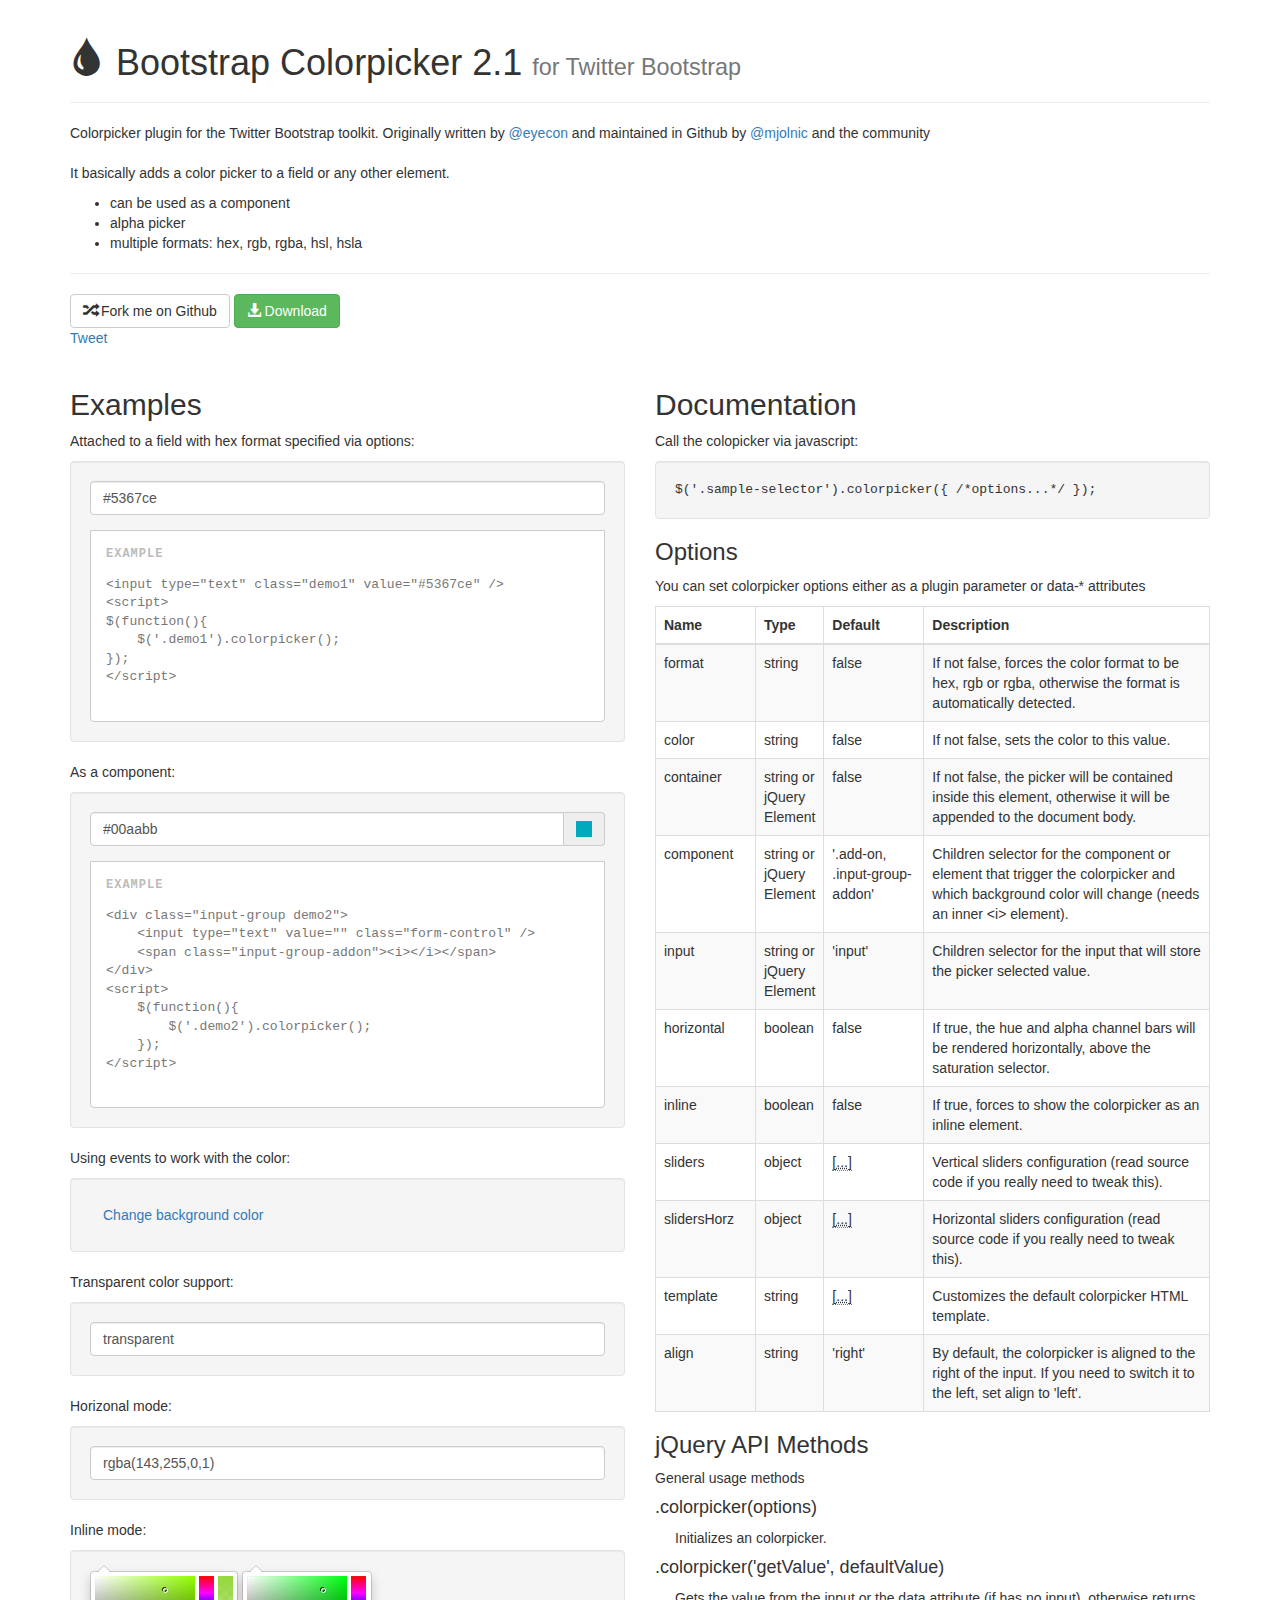
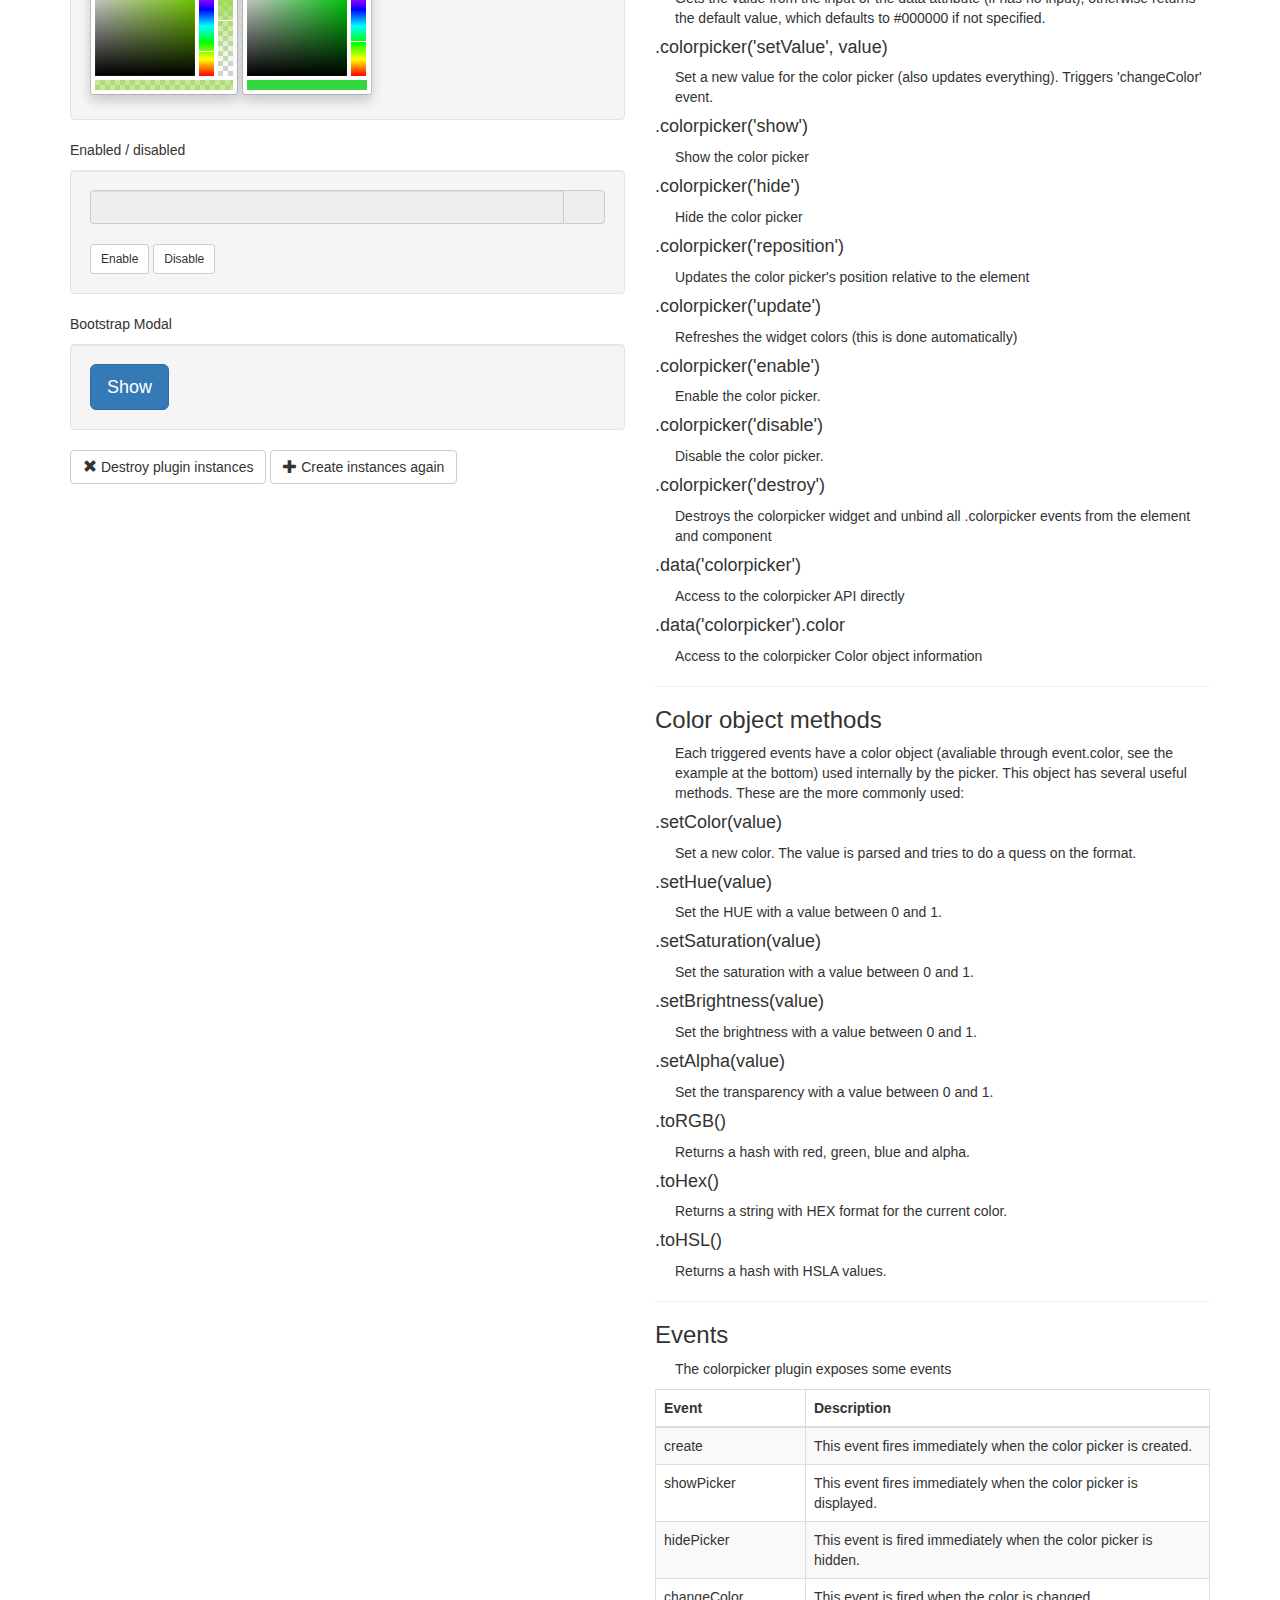
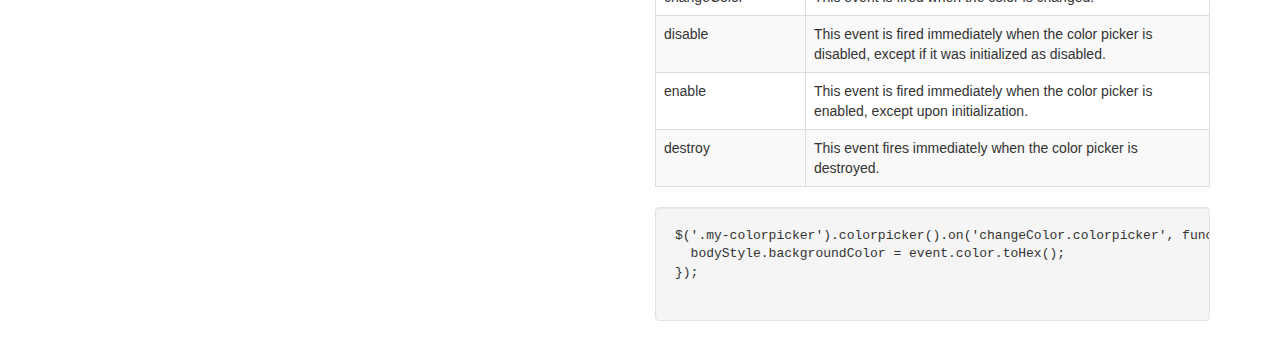
<file: public/bootstrap_plugin/bootstrap-colorpicker-master/index.html>
<!DOCTYPE html>
<html lang="en">

<head>
    <meta http-equiv="X-UA-Compatible" content="IE=edge,chrome=1">
    <meta charset="utf-8">
    <meta http-equiv="Content-Type" content="text/html; charset=UTF-8">
    <title>Colorpicker for Twitter Bootstrap</title>
    <link href="//netdna.bootstrapcdn.com/bootstrap/3.3.2/css/bootstrap.min.css" rel="stylesheet">
    <link href="dist/css/bootstrap-colorpicker.min.css" rel="stylesheet">
    <link href="src/css/docs.css" rel="stylesheet">
    <!-- Le HTML5 shim, for IE6-8 support of HTML elements -->
    <!--[if lt IE 9]>
        <script src="http://html5shim.googlecode.com/svn/trunk/html5.js"></script>
        <![endif]-->
</head>

<body>
    <div class="container">
        <section id="typeahead">
            <div class="page-header">
                <h1><i class="glyphicon glyphicon-tint"></i> Bootstrap Colorpicker 2.1 <small>for Twitter Bootstrap</small></h1>
            </div>
            <div class="row">
                <article class="col-md-12">
                    <p>
                        Colorpicker plugin for the Twitter Bootstrap toolkit. Originally written by <a href="https://twitter.com/stefanpetre/" target="_blank">@eyecon</a> and maintained in Github by <a href="http://twitter.com/mjolnic/" target="_blank">@mjolnic</a>                        and the community
                        <br>
                        <br> It basically adds a color picker to a field or any other element.
                    </p>
                    <ul>
                        <li>can be used as a component</li>
                        <li>alpha picker</li>
                        <li>multiple formats: hex, rgb, rgba, hsl, hsla</li>
                    </ul>
                    <hr>
                    <div class="social">
                        <a href="https://github.com/mjolnic/bootstrap-colorpicker/" target="_blank" class="btn btn-default btn-md"><i class="glyphicon glyphicon-random"></i> Fork me on Github</a>
                        <a href="https://github.com/mjolnic/bootstrap-colorpicker/archive/master.zip" target="_blank" class="btn btn-success btn-md"><i class="glyphicon glyphicon-download-alt"></i> Download</a>

                        <!-- Place this tag where you want the +1 button to render. -->
                        <div class="g-plusone" data-size="medium"></div>

                        <!-- Place this tag after the last +1 button tag. -->
                        <script type="text/javascript">
                            (function() {
                                var po = document.createElement('script');
                                po.type = 'text/javascript';
                                po.async = true;
                                po.src = 'https://apis.google.com/js/plusone.js';
                                var s = document.getElementsByTagName('script')[0];
                                s.parentNode.insertBefore(po, s);
                            })();
                        </script>

                        <a href="https://twitter.com/share" class="twitter-share-button" data-via="mjolnic" data-related="mjolnic" data-hashtags="bootstrap">Tweet</a>
                        <script>
                            ! function(d, s, id) {
                                var js, fjs = d.getElementsByTagName(s)[0],
                                    p = /^http:/.test(d.location) ? 'http' : 'https';
                                if (!d.getElementById(id)) {
                                    js = d.createElement(s);
                                    js.id = id;
                                    js.src = p + '://platform.twitter.com/widgets.js';
                                    fjs.parentNode.insertBefore(js, fjs);
                                }
                            }(document, 'script', 'twitter-wjs');
                        </script>
                    </div>
                    <br>
                </article>
            </div>
            <div class="row">

                <div class="col-md-6">
                    <h2>Examples</h2>
                    <p> Attached to a field with hex format specified via options:</p>
                    <div class="well">
                        <input type="text" class="form-control demo demo-1 demo-auto" value="#5367ce" />
                        <pre class="markup">
&lt;input type="text" class="demo1" value="#5367ce" /&gt;
&lt;script&gt;
$(function(){
    $('.demo1').colorpicker();
});
&lt;/script&gt;
        </pre>
                    </div>

                    <p>As a component:</p>
                    <div class="well">
                        <div class="input-group colorpicker-component demo demo-auto">
                            <input type="text" value="#00AABB" class="form-control" />
                            <span class="input-group-addon"><i></i></span>
                        </div>
                        <pre class="markup">
&lt;div class="input-group demo2"&gt;
    &lt;input type="text" value="" class="form-control" /&gt;
    &lt;span class="input-group-addon"&gt;&lt;i&gt;&lt;/i&gt;&lt;/span&gt;
&lt;/div&gt;
&lt;script&gt;
    $(function(){
        $('.demo2').colorpicker();
    });
&lt;/script&gt;
            </pre>
                    </div>

                    <p>Using events to work with the color:</p>
                    <div class="well">
                        <a href="#" class="btn small demo" id="demo_apidemo" data-color="rgb(255, 255, 255)">Change background color</a>
                    </div>

                    <p>Transparent color support:</p>
                    <div class="well">
                        <input type="text" data-format="hex" class="form-control demo demo-auto" id="demo_transparent" value="transparent">
                    </div>

                    <p>Horizonal mode:</p>
                    <div class="well">
                        <input type="text" class="form-control demo" data-horizontal="true" id="demo_forceformat" value="#8fff00">
                    </div>

                    <p>Inline mode:</p>
                    <div class="well">
                        <div id="demo_cont" class="demo demo-auto inl-bl" data-container="#demo_cont" data-color="rgba(150,216,62,0.55)" data-inline="true"></div>
                        <div class="demo demo-auto inl-bl" data-container="true" data-color="rgb(50,216,62)" data-inline="true"></div>
                    </div>

                    <p>Enabled / disabled</p>
                    <div class="well">
                        <div id="demo_endis" class="input-group demo demo-auto colorpicker-component">
                            <input disabled type="text" value="" class="form-control" />
                            <span class="input-group-addon"><i></i></span>
                        </div>
                        <br>
                        <a class="btn btn-sm btn-default enable-button" href="#">Enable</a>
                        <a class="btn btn-sm btn-default disable-button" href="#">Disable</a>
                    </div>

                    <p>Bootstrap Modal</p>
                    <div class="well">
                        <button class="btn btn-primary btn-lg" data-toggle="modal" data-target="#myModal">
                            Show
                        </button>

                        <div class="modal fade" id="myModal" tabindex="-1" role="dialog" aria-labelledby="myModalLabel" aria-hidden="true">
                            <div class="modal-dialog">
                                <div class="modal-content">
                                    <div class="modal-header">
                                        <button type="button" class="close" data-dismiss="modal" aria-hidden="true">&times;</button>
                                        <h4 class="modal-title" id="myModalLabel">In a Modal</h4>
                                    </div>
                                    <div class="modal-body">
                                        <div class="input-group colorpicker-component demo demo-auto">
                                            <input type="text" value="" class="form-control" />
                                            <span class="input-group-addon"><i></i></span>
                                        </div>
                                    </div>
                                    <div class="modal-footer">
                                        <button type="button" class="btn btn-default" data-dismiss="modal">Close</button>
                                    </div>
                                </div>
                            </div>
                        </div>
                    </div>


                    <a class="btn btn-default demo-destroy" href="#"><i class="glyphicon glyphicon-remove"></i> Destroy plugin instances</a>
                    <a class="btn btn-default demo-create" href="#"><i class="glyphicon glyphicon-plus"></i> Create instances again</a>
                </div>
                <article class="col-md-6">
                    <h2>Documentation</h2>
                    <p>Call the colopicker via javascript:</p>
                    <pre class="well">$('.sample-selector').colorpicker({ /*options...*/ });</pre>
                    <h3>Options</h3>
                    <p>
                        You can set colorpicker options either as a plugin parameter or data-* attributes
                    </p>
                    <table class="table table-bordered table-striped">
                        <thead>
                            <tr>
                                <th style="width: 100px;">Name</th>
                                <th style="width: 50px;">Type</th>
                                <th style="width: 100px;">Default</th>
                                <th>Description</th>
                            </tr>
                        </thead>
                        <tbody>
                            <tr>
                                <td>format</td>
                                <td>string</td>
                                <td>false</td>
                                <td>If not false, forces the color format to be hex, rgb or rgba, otherwise the format is automatically detected.</td>
                            </tr>
                            <tr>
                                <td>color</td>
                                <td>string</td>
                                <td>false</td>
                                <td>If not false, sets the color to this value.</td>
                            </tr>
                            <tr>
                                <td>container</td>
                                <td>string or jQuery Element</td>
                                <td>false</td>
                                <td>If not false, the picker will be contained inside this element, otherwise it will be appended to the document body.</td>
                            </tr>
                            <tr>
                                <td>component</td>
                                <td>string or jQuery Element</td>
                                <td>'.add-on, .input-group-addon'</td>
                                <td>Children selector for the component or element that trigger the colorpicker and which background color will change (needs an inner &lt;i&gt; element).</td>
                            </tr>
                            <tr>
                                <td>input</td>
                                <td>string or jQuery Element</td>
                                <td>'input'</td>
                                <td>Children selector for the input that will store the picker selected value.</td>
                            </tr>
                            <tr>
                                <td>horizontal</td>
                                <td>boolean</td>
                                <td>false</td>
                                <td>If true, the hue and alpha channel bars will be rendered horizontally, above the saturation selector.</td>
                            </tr>
                            <tr>
                                <td>inline</td>
                                <td>boolean</td>
                                <td>false</td>
                                <td>If true, forces to show the colorpicker as an inline element.</td>
                            </tr>
                            <tr>
                                <td>sliders</td>
                                <td>object</td>
                                <td><abbr title='please, read the source code to see this value'>[...]</abbr></td>
                                <td>Vertical sliders configuration (read source code if you really need to tweak this).</td>
                            </tr>
                            <tr>
                                <td>slidersHorz</td>
                                <td>object</td>
                                <td><abbr title='please, read the source code to see this value'>[...]</abbr></td>
                                <td>Horizontal sliders configuration (read source code if you really need to tweak this).</td>
                            </tr>
                            <tr>
                                <td>template</td>
                                <td>string</td>
                                <td><abbr title='please, read the source code to see this value'>[...]</abbr></td>
                                <td>Customizes the default colorpicker HTML template.</td>
                            </tr>
                            <tr>
                                <td>align</td>
                                <td>string</td>
                                <td>'right'</td>
                                <td>By default, the colorpicker is aligned to the right of the input. If you need to switch it to the left, set align to 'left'.</td>
                            </tr>
                        </tbody>
                    </table>

                    <h3>jQuery API Methods</h3>
                    <p>General usage methods</p>
                    <h4>.colorpicker(options)</h4>
                    <p>Initializes an colorpicker.</p>

                    <h4>.colorpicker('getValue', defaultValue)</h4>
                    <p>Gets the value from the input or the data attribute (if has no input), otherwise returns the default value, which defaults to #000000 if not specified.</p>

                    <h4>.colorpicker('setValue', value)</h4>
                    <p>Set a new value for the color picker (also updates everything). Triggers 'changeColor' event.</p>

                    <h4>.colorpicker('show')</h4>
                    <p>Show the color picker</p>

                    <h4>.colorpicker('hide')</h4>
                    <p>Hide the color picker</p>

                    <h4>.colorpicker('reposition')</h4>
                    <p>Updates the color picker's position relative to the element</p>

                    <h4>.colorpicker('update')</h4>
                    <p>Refreshes the widget colors (this is done automatically)</p>

                    <h4>.colorpicker('enable')</h4>
                    <p>Enable the color picker.</p>

                    <h4>.colorpicker('disable')</h4>
                    <p>Disable the color picker.</p>

                    <h4>.colorpicker('destroy')</h4>
                    <p>Destroys the colorpicker widget and unbind all .colorpicker events from the element and component</p>

                    <h4>.data('colorpicker')</h4>
                    <p>Access to the colorpicker API directly</p>

                    <h4>.data('colorpicker').color</h4>
                    <p>Access to the colorpicker Color object information</p>

                    <hr>

                    <h3>Color object methods</h3>
                    <p>Each triggered events have a color object (avaliable through event.color, see the example at the bottom) used internally by the picker. This object has several useful methods. These are the more commonly used:</p>

                    <h4>.setColor(value)</h4>
                    <p>Set a new color. The value is parsed and tries to do a quess on the format.</p>

                    <h4>.setHue(value)</h4>
                    <p>Set the HUE with a value between 0 and 1.</p>

                    <h4>.setSaturation(value)</h4>
                    <p>Set the saturation with a value between 0 and 1.</p>

                    <h4>.setBrightness(value)</h4>
                    <p>Set the brightness with a value between 0 and 1.</p>

                    <h4>.setAlpha(value)</h4>
                    <p>Set the transparency with a value between 0 and 1.</p>

                    <h4>.toRGB()</h4>
                    <p>Returns a hash with red, green, blue and alpha.</p>

                    <h4>.toHex()</h4>
                    <p>Returns a string with HEX format for the current color.</p>

                    <h4>.toHSL()</h4>
                    <p>Returns a hash with HSLA values.</p>

                    <hr>

                    <h3>Events</h3>
                    <p>The colorpicker plugin exposes some events</p>

                    <table class="table table-bordered table-striped">
                        <thead>
                            <tr>
                                <th style="width: 150px;">Event</th>
                                <th>Description</th>
                            </tr>
                        </thead>
                        <tbody>
                            <tr>
                                <td>create</td>
                                <td>This event fires immediately when the color picker is created.</td>
                            </tr>
                            <tr>
                                <td>showPicker</td>
                                <td>This event fires immediately when the color picker is displayed.</td>
                            </tr>
                            <tr>
                                <td>hidePicker</td>
                                <td>This event is fired immediately when the color picker is hidden.</td>
                            </tr>
                            <tr>
                                <td>changeColor</td>
                                <td>This event is fired when the color is changed.</td>
                            </tr>
                            <tr>
                                <td>disable</td>
                                <td>This event is fired immediately when the color picker is disabled, except if it was initialized as disabled.</td>
                            </tr>
                            <tr>
                                <td>enable</td>
                                <td>This event is fired immediately when the color picker is enabled, except upon initialization.</td>
                            </tr>
                            <tr>
                                <td>destroy</td>
                                <td>This event fires immediately when the color picker is destroyed.</td>
                            </tr>
                        </tbody>
                    </table>
                    <pre class="well">
$('.my-colorpicker').colorpicker().on('changeColor.colorpicker', function(event){
  bodyStyle.backgroundColor = event.color.toHex();
});
    </pre>
                </article>
            </div>
        </section>
    </div>
    <script src="//code.jquery.com/jquery-1.11.2.min.js"></script>
    <script src="//netdna.bootstrapcdn.com/bootstrap/3.3.2/js/bootstrap.min.js"></script>
    <script src="dist/js/bootstrap-colorpicker.js"></script>
    <script src="src/js/docs.js"></script>
</body>

</html>
</file>
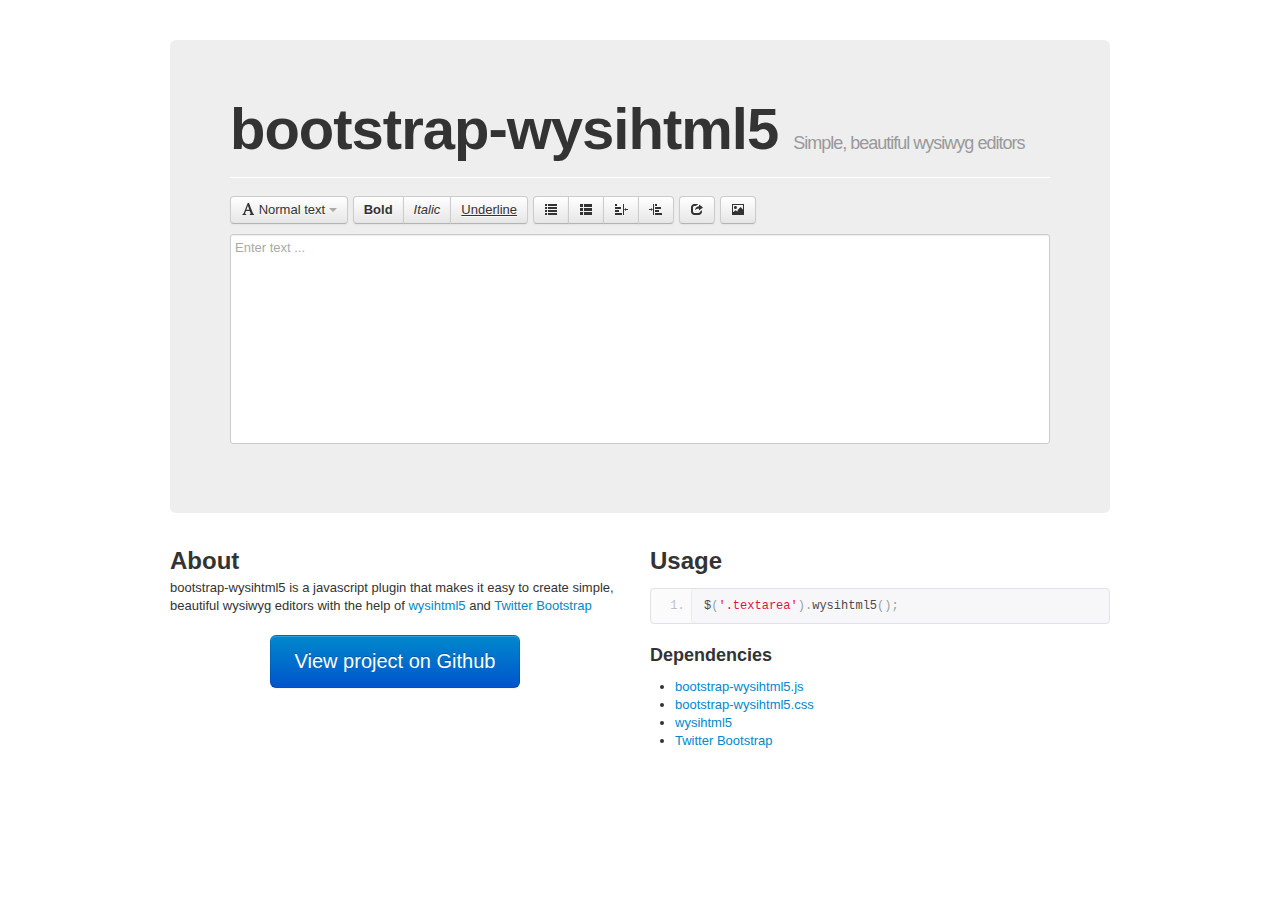
<file: public/bootstrap_plugin/bootstrap-wysihtml5-master/index.html>
<!DOCTYPE html>
<html>
<head>
<meta http-equiv="X-UA-Compatible" content="IE=Edge">
<meta charset="utf-8">

<title>bootstrap-wysihtml5</title>


<link rel="stylesheet" type="text/css" href="lib/css/bootstrap.min.css"></link>
<link rel="stylesheet" type="text/css" href="lib/css/prettify.css"></link>
<link rel="stylesheet" type="text/css" href="src/bootstrap-wysihtml5.css"></link>

<style type="text/css" media="screen">
	.btn.jumbo {
		font-size: 20px;
		font-weight: normal;
		padding: 14px 24px;
		margin-right: 10px;
		-webkit-border-radius: 6px;
		-moz-border-radius: 6px;
		border-radius: 6px;
	}
</style>

<script type="text/javascript">

  var _gaq = _gaq || [];
  _gaq.push(['_setAccount', 'UA-30181385-1']);
  _gaq.push(['_trackPageview']);

  (function() {
    var ga = document.createElement('script'); ga.type = 'text/javascript'; ga.async = true;
    ga.src = ('https:' == document.location.protocol ? 'https://ssl' : 'http://www') + '.google-analytics.com/ga.js';
    var s = document.getElementsByTagName('script')[0]; s.parentNode.insertBefore(ga, s);
  })();

</script>
</head>
<body>
<div class="container">
	<div class="hero-unit" style="margin-top:40px">
		<h1 style="font-size:58px">bootstrap-wysihtml5 <small>Simple, beautiful wysiwyg editors</small></h1>
		<hr/>
		<textarea class="textarea" placeholder="Enter text ..." style="width: 810px; height: 200px"></textarea>
	</div>
	
	<div class="row">
		<div class="span6">
	        <h2>About</h2>
	        <p>
				bootstrap-wysihtml5 is a javascript plugin that makes it easy to create simple, beautiful wysiwyg editors with the help of <a href="https://github.com/xing/wysihtml5">wysihtml5</a> and <a href="http://twitter.github.com/bootstrap/">Twitter Bootstrap</a>
			</p>
			
			<p style="text-align:center; margin-top:20px">
				<a class="btn btn-large btn-primary jumbo" href="https://github.com/jhollingworth/bootstrap-wysihtml5/">View project on Github</a>
			</p>
		</div>
		<div class="span6" >
			<h2>Usage</h2>


		    <p>
				<pre class="prettyprint linenums">$('.textarea').wysihtml5();</pre>     
			</p>
		
			<h3>Dependencies</h3>
	        <p>
				<ul>
					<li><a href="https://raw.github.com/jhollingworth/bootstrap-wysihtml5/master/src/bootstrap-wysihtml5.js">bootstrap-wysihtml5.js</a></li>
					<li><a href="https://raw.github.com/jhollingworth/bootstrap-wysihtml5/master/src/bootstrap-wysihtml5.css">bootstrap-wysihtml5.css</a></li>
					<li><a href="https://github.com/xing/wysihtml5">wysihtml5</a></li>
					<li><a href="http://twitter.github.com/bootstrap/">Twitter Bootstrap</a></li>
				</ul>
	    	</p> 
		</div>
	</div>
</div>


<script src="lib/js/wysihtml5-0.3.0.js"></script>
<script src="lib/js/jquery-1.7.2.min.js"></script>
<script src="lib/js/prettify.js"></script>
<script src="lib/js/bootstrap.min.js"></script>
<script src="src/bootstrap-wysihtml5.js"></script>

<script>
	$('.textarea').wysihtml5();
</script>

<script type="text/javascript" charset="utf-8">
	$(prettyPrint);
</script>

</body>
</html>
</file>
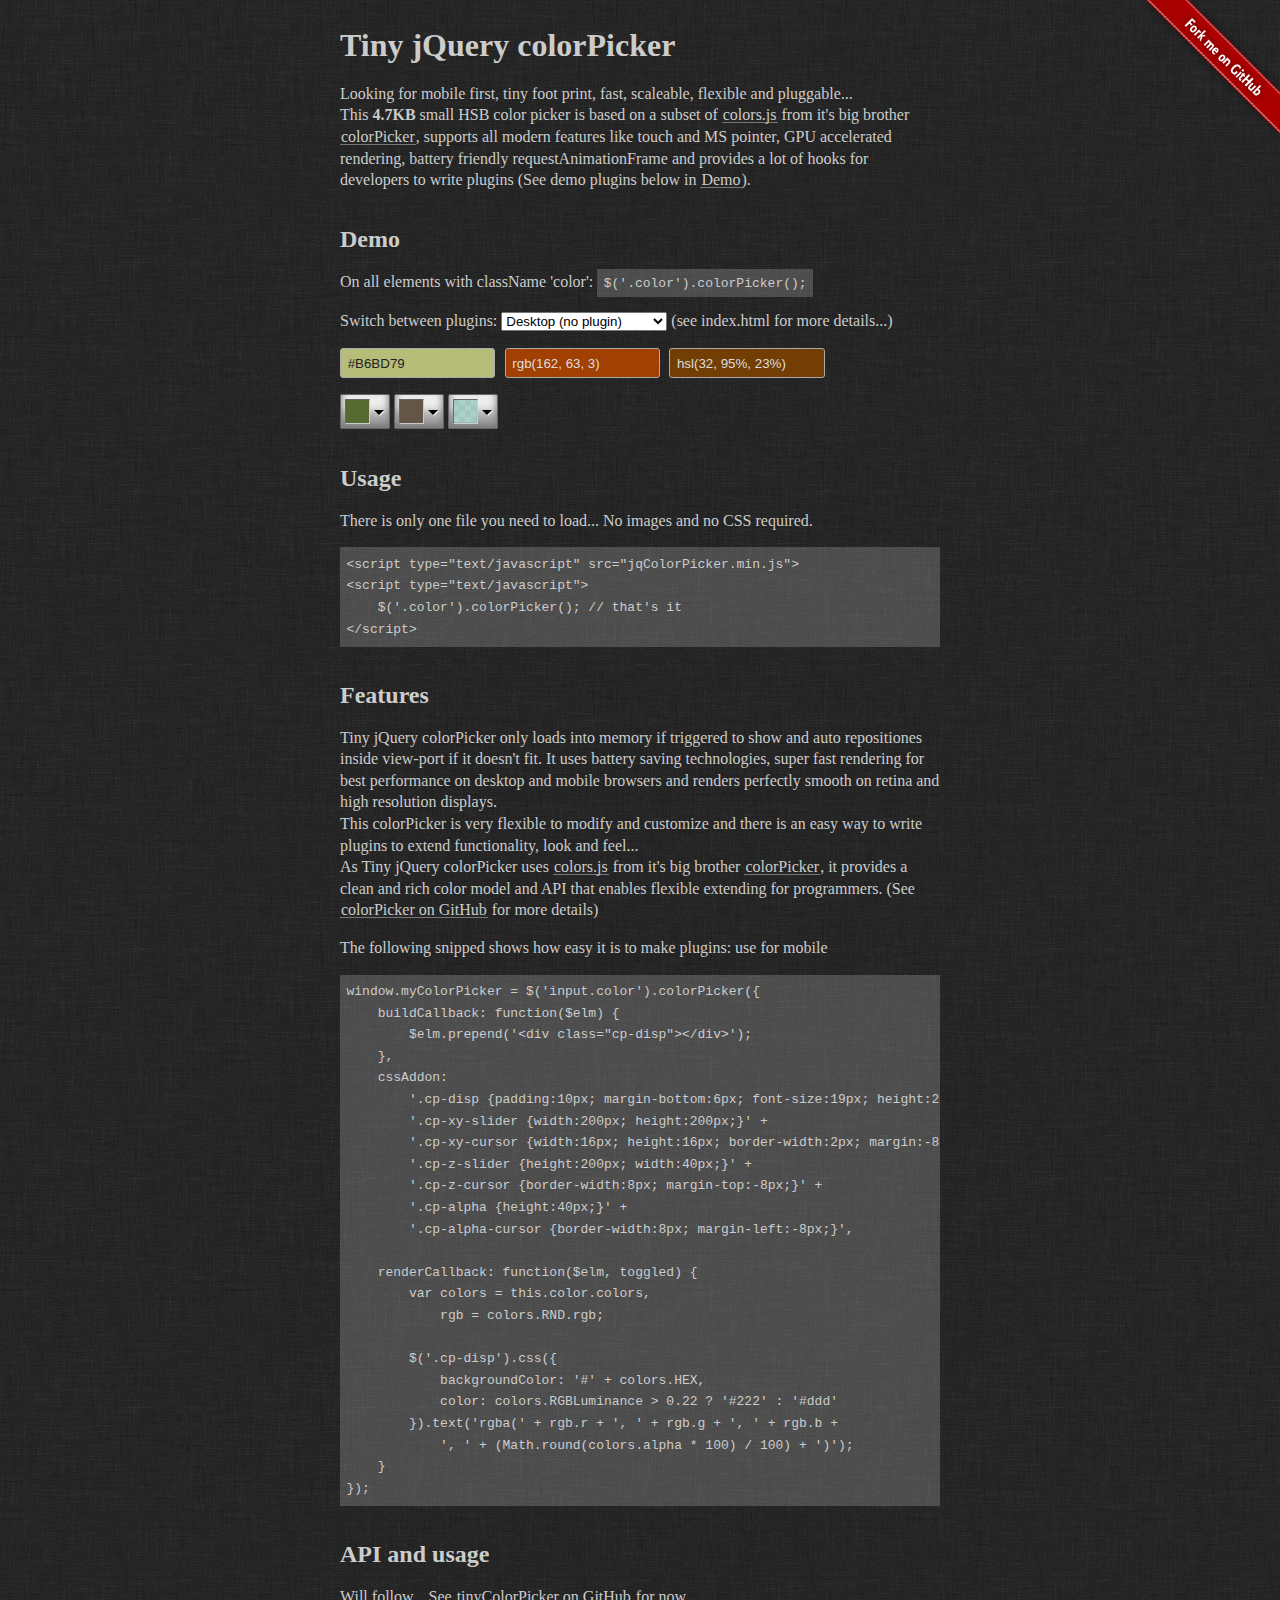
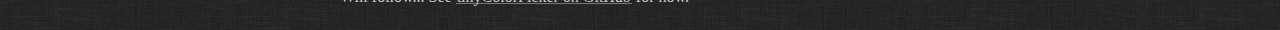
<file: public/bootstrap_plugin/tinyColorPicker-master/index.html>
<!DOCTYPE html>
<html>
<head>
	<meta http-equiv="Content-Type" content="text/html; charset=UTF-8" />
	<meta name="viewport" content="width=device-width, initial-scale=1.0, maximum-scale=1.0, user-scalable=no" />
    <meta name="Description" content="tiny ColorPicker is a small (10.0KB, 4.5KB gZip) but very advanced jQuery color picker and color conversion / calculation tool that supports the following color spaces: rgb, hsv, hsl, hex,  but also  alpha, WCAG 2.0 readability standards (based on opacity levels of all layers), contrast, color similarity, grayscale, 2-layer or 3-layer overlap mix, etc..." />
    <meta name="Keywords" content="ColorPicker, color picker, color chooser, color, picker, javaScript, jquery, colors, rgb, hsv, hsl, hex, alpha, WCAG 2.0, grayscale, contrast, readability, realtime, retina, high resolution" />
    <meta name="author" content="Peter Dematté" />
    <meta http-equiv="language" content="en" />
	<link rel="stylesheet" type="text/css" href="index.css">
	<link rel="shortcut icon" type="image/x-icon" href="development/favicon.ico">
	<link rel="icon" type="image/x-icon" href="development/favicon.ico">
	<!-- <link rel="stylesheet" type="text/css" href="development/colorPicker.css"> -->
	<link rel="stylesheet" type="text/css" href="development/compatibility.css">
	<title>tiny jQuery color picker</title>
</head>
<body>
<div id="content-wrapper">
<h1>Tiny jQuery colorPicker</h1>
<p>Looking for mobile first, tiny foot print, fast, scaleable, flexible and pluggable...<br>
This <strong>4.7KB</strong> small HSB color picker is based on a subset of <a href="https://github.com/PitPik/colorPicker/blob/master/colors.js">colors.js</a> from it's big brother <a href="http://dematte.at/colorPicker/">colorPicker</a>, supports all modern features like touch and MS pointer, GPU accelerated rendering, battery friendly requestAnimationFrame and provides a lot of hooks for developers to write plugins (See demo plugins below in <a href="#demo">Demo</a>).</p>
<a name="demo" id="demo" class="a-inline"></a>
<h2>Demo</h2>
On all elements with className 'color': <pre>$('.color').colorPicker();</pre>
<p>Switch between plugins:
	<select id="pluginSelect">
		<option value="desktop">Desktop (no plugin)</option>
		<option value="mobile">Mobile</option>
		<option value="input">Input fields</option>
		<option value="memory">Color memory spaces</option>
		<option value="skinned">Skinned (white)</option>
		<option value="skinned_sa">Skinned, selective alpha</option>
		<option value="dev_skinned">Skinned dev-tools like</option>
		<option value="dev_skinned_hh">Skinned dev-tools 3:2</option>
		<option value="noalpha">Default without alpha</option>
		<option value="small">Default but smaller</option>
		<option value="IE8">Better IE8- support</option>
	</select>
	(see index.html for more details...)
</p>
<div class="input-toggles">
	<input class="color no-alpha" value="#B6BD79" />
	<input class="color no-alpha" value="rgb(162, 63, 3)" />
	<input class="color no-alpha" value="hsl(32, 95%, 23%)" />
</div>
<div class="div-toggles">
	<div class="trigger" value="#556B2F"><div><div></div></div></div>
	<div class="trigger" value="rgb(100, 86, 70)"><div><div></div></div></div>
	<div class="trigger" value="hsla(167, 29%, 68%, 0.8)"><div><div></div></div></div>
<img id="qr" style="float: right; display: block; display: none; margin-right: -200px;" src="./development/qr.png" alt="QR code for http://www.dematte.at/tinyColorPicker/?type=mobile#demo"></div>
<h2>Usage</h2>
<p>There is only one file you need to load... No images and no CSS required.</p>
<pre style="display: block; overflow: auto;">
&lt;script type="text/javascript" src="jqColorPicker.min.js">
&lt;script type="text/javascript">
    $('.color').colorPicker(); // that's it
&lt;/script>
</pre>
<h2>Features</h2>
<p>Tiny jQuery colorPicker only loads into memory if triggered to show and auto repositiones inside view-port if it doesn't fit. It uses battery saving technologies, super fast rendering for best performance on desktop and mobile browsers and renders perfectly smooth on retina and high resolution displays.<br>
This colorPicker is very flexible to modify and customize and there is an easy way to write plugins to extend functionality, look and feel...<br>
As Tiny jQuery colorPicker uses <a href="https://github.com/PitPik/colorPicker/blob/master/colors.js">colors.js</a> from it's big brother <a href="http://dematte.at/colorPicker/">colorPicker</a>, it provides a clean and rich color model and API that enables flexible extending for programmers. (See <a href="https://github.com/PitPik/colorPicker">colorPicker on GitHub</a> for more details)</p>
<p>The following snipped shows how easy it is to make plugins: use for mobile</p>
<pre style="display: block; overflow: auto;">
window.myColorPicker = $('input.color').colorPicker({
    buildCallback: function($elm) {
        $elm.prepend('&lt;div class="cp-disp">&lt;/div>');
    },
    cssAddon:
        '.cp-disp {padding:10px; margin-bottom:6px; font-size:19px; height:20px; line-height:20px}' +
        '.cp-xy-slider {width:200px; height:200px;}' +
        '.cp-xy-cursor {width:16px; height:16px; border-width:2px; margin:-8px}' +
        '.cp-z-slider {height:200px; width:40px;}' +
        '.cp-z-cursor {border-width:8px; margin-top:-8px;}' +
        '.cp-alpha {height:40px;}' +
        '.cp-alpha-cursor {border-width:8px; margin-left:-8px;}',

    renderCallback: function($elm, toggled) {
        var colors = this.color.colors,
            rgb = colors.RND.rgb;

        $('.cp-disp').css({
            backgroundColor: '#' + colors.HEX,
            color: colors.RGBLuminance > 0.22 ? '#222' : '#ddd'
        }).text('rgba(' + rgb.r + ', ' + rgb.g + ', ' + rgb.b +
            ', ' + (Math.round(colors.alpha * 100) / 100) + ')');
    }
});
</pre>
<h2>API and usage</h2>
<p>Will follow... See <a href="https://github.com/PitPik/tinyColorPicker">tinyColorPicker on GitHub</a> for now.</p>
</div>



<!-- <script type="text/javascript" src="jquery-1.11.2.js"></script> -->
<script src="http://code.jquery.com/jquery-1.11.2.min.js"></script>
<script type="text/javascript" src="colors.js"></script>
<script type="text/javascript" src="jqColorPicker.js"></script>
<!-- <script type="text/javascript" src="jqColorPicker.min.js"></script> -->
<script type="text/javascript" src="index.js"></script>
<a class="a-inline" href="https://github.com/PitPik/tinyColorPicker"><img style="position: absolute; top: 0; right: 0; border: 0;" src="development/fmog.png" alt="Fork me on GitHub"></a>
</body>
</html>
</file>
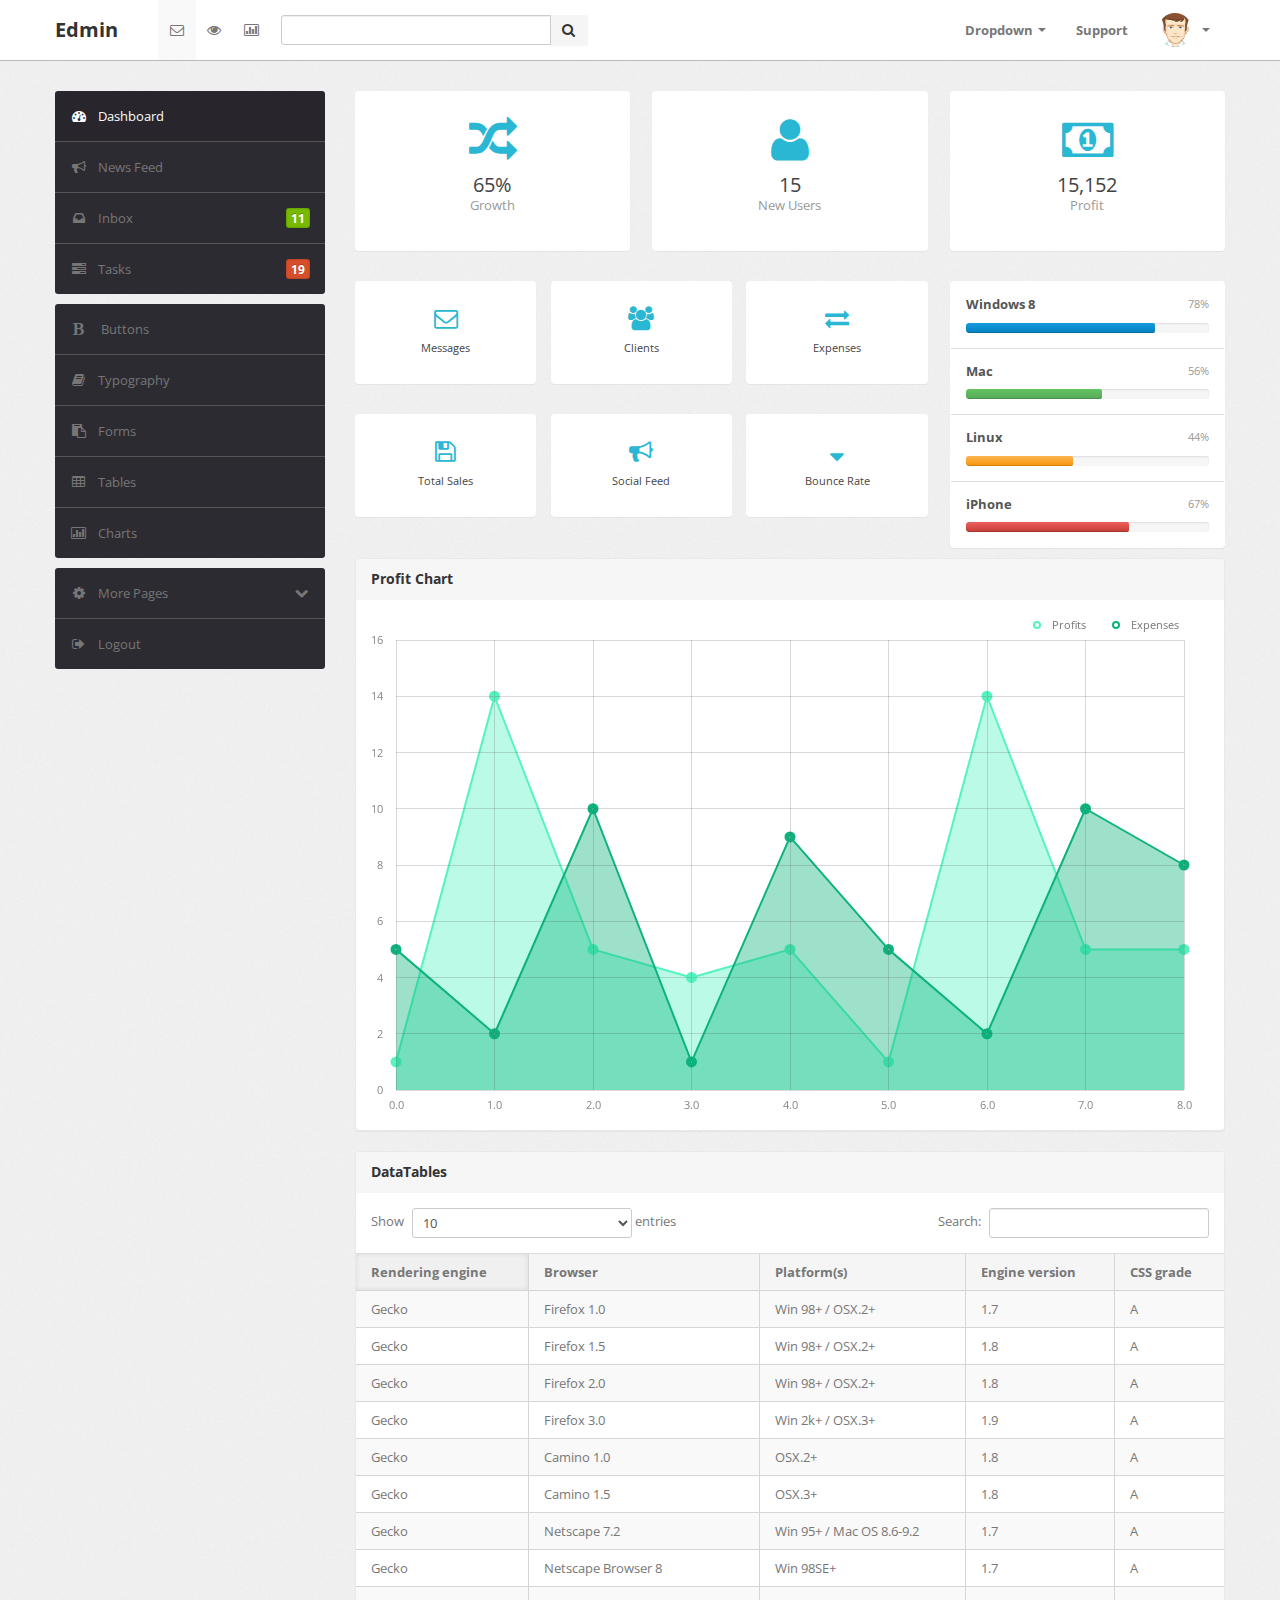
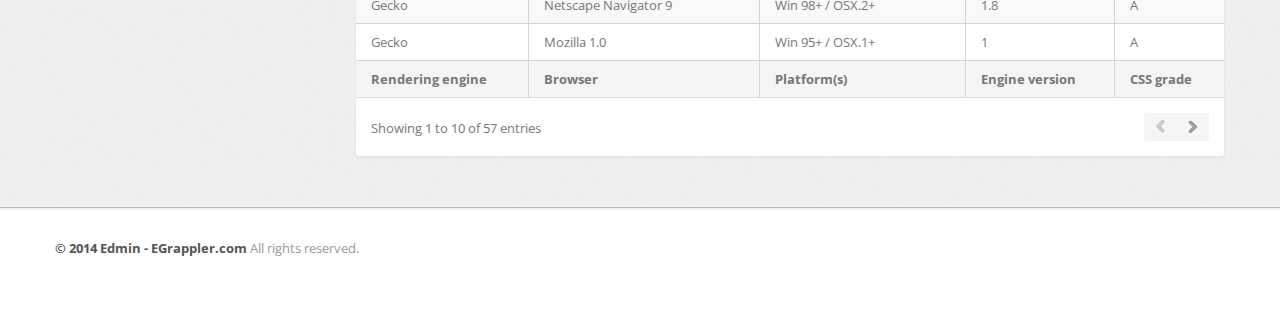
<file: public/template/edmin/index.html>
﻿<!DOCTYPE html>
<html lang="en">
<head>
    <head>
        <meta http-equiv="Content-Type" content="text/html; charset=utf-8" />
        <meta name="viewport" content="width=device-width, initial-scale=1.0">
        <title>Edmin</title>
        <link type="text/css" href="bootstrap/css/bootstrap.min.css" rel="stylesheet">
        <link type="text/css" href="bootstrap/css/bootstrap-responsive.min.css" rel="stylesheet">
        <link type="text/css" href="css/theme.css" rel="stylesheet">
        <link type="text/css" href="images/icons/css/font-awesome.css" rel="stylesheet">
        <link type="text/css" href='http://fonts.googleapis.com/css?family=Open+Sans:400italic,600italic,400,600'
            rel='stylesheet'>
    </head>
    <body>
        <div class="navbar navbar-fixed-top">
            <div class="navbar-inner">
                <div class="container">
                    <a class="btn btn-navbar" data-toggle="collapse" data-target=".navbar-inverse-collapse">
                        <i class="icon-reorder shaded"></i></a><a class="brand" href="index.html">Edmin </a>
                    <div class="nav-collapse collapse navbar-inverse-collapse">
                        <ul class="nav nav-icons">
                            <li class="active"><a href="#"><i class="icon-envelope"></i></a></li>
                            <li><a href="#"><i class="icon-eye-open"></i></a></li>
                            <li><a href="#"><i class="icon-bar-chart"></i></a></li>
                        </ul>
                        <form class="navbar-search pull-left input-append" action="#">
                        <input type="text" class="span3">
                        <button class="btn" type="button">
                            <i class="icon-search"></i>
                        </button>
                        </form>
                        <ul class="nav pull-right">
                            <li class="dropdown"><a href="#" class="dropdown-toggle" data-toggle="dropdown">Dropdown
                                <b class="caret"></b></a>
                                <ul class="dropdown-menu">
                                    <li><a href="#">Item No. 1</a></li>
                                    <li><a href="#">Don't Click</a></li>
                                    <li class="divider"></li>
                                    <li class="nav-header">Example Header</li>
                                    <li><a href="#">A Separated link</a></li>
                                </ul>
                            </li>
                            <li><a href="#">Support </a></li>
                            <li class="nav-user dropdown"><a href="#" class="dropdown-toggle" data-toggle="dropdown">
                                <img src="images/user.png" class="nav-avatar" />
                                <b class="caret"></b></a>
                                <ul class="dropdown-menu">
                                    <li><a href="#">Your Profile</a></li>
                                    <li><a href="#">Edit Profile</a></li>
                                    <li><a href="#">Account Settings</a></li>
                                    <li class="divider"></li>
                                    <li><a href="#">Logout</a></li>
                                </ul>
                            </li>
                        </ul>
                    </div>
                    <!-- /.nav-collapse -->
                </div>
            </div>
            <!-- /navbar-inner --> 
        </div>
        <!-- /navbar -->
        <div class="wrapper">
            <div class="container">
                <div class="row">
                    <div class="span3">
                        <div class="sidebar">
                            <ul class="widget widget-menu unstyled">
                                <li class="active"><a href="index.html"><i class="menu-icon icon-dashboard"></i>Dashboard
                                </a></li>
                                <li><a href="activity.html"><i class="menu-icon icon-bullhorn"></i>News Feed </a>
                                </li>
                                <li><a href="message.html"><i class="menu-icon icon-inbox"></i>Inbox <b class="label green pull-right">
                                    11</b> </a></li>
                                <li><a href="task.html"><i class="menu-icon icon-tasks"></i>Tasks <b class="label orange pull-right">
                                    19</b> </a></li>
                            </ul>
                            <!--/.widget-nav-->
                            
                            
                            <ul class="widget widget-menu unstyled">
                                <li><a href="ui-button-icon.html"><i class="menu-icon icon-bold"></i> Buttons </a></li>
                                <li><a href="ui-typography.html"><i class="menu-icon icon-book"></i>Typography </a></li>
                                <li><a href="form.html"><i class="menu-icon icon-paste"></i>Forms </a></li>
                                <li><a href="table.html"><i class="menu-icon icon-table"></i>Tables </a></li>
                                <li><a href="charts.html"><i class="menu-icon icon-bar-chart"></i>Charts </a></li>
                            </ul>
                            <!--/.widget-nav-->
                            <ul class="widget widget-menu unstyled">
                                <li><a class="collapsed" data-toggle="collapse" href="#togglePages"><i class="menu-icon icon-cog">
                                </i><i class="icon-chevron-down pull-right"></i><i class="icon-chevron-up pull-right">
                                </i>More Pages </a>
                                    <ul id="togglePages" class="collapse unstyled">
                                        <li><a href="other-login.html"><i class="icon-inbox"></i>Login </a></li>
                                        <li><a href="other-user-profile.html"><i class="icon-inbox"></i>Profile </a></li>
                                        <li><a href="other-user-listing.html"><i class="icon-inbox"></i>All Users </a></li>
                                    </ul>
                                </li>
                                <li><a href="#"><i class="menu-icon icon-signout"></i>Logout </a></li>
                            </ul>
                        </div>
                        <!--/.sidebar-->
                    </div>
                    <!--/.span3-->
                    <div class="span9">
                        <div class="content">
                            <div class="btn-controls">
                                <div class="btn-box-row row-fluid">
                                    <a href="#" class="btn-box big span4"><i class=" icon-random"></i><b>65%</b>
                                        <p class="text-muted">
                                            Growth</p>
                                    </a><a href="#" class="btn-box big span4"><i class="icon-user"></i><b>15</b>
                                        <p class="text-muted">
                                            New Users</p>
                                    </a><a href="#" class="btn-box big span4"><i class="icon-money"></i><b>15,152</b>
                                        <p class="text-muted">
                                            Profit</p>
                                    </a>
                                </div>
                                <div class="btn-box-row row-fluid">
                                    <div class="span8">
                                        <div class="row-fluid">
                                            <div class="span12">
                                                <a href="#" class="btn-box small span4"><i class="icon-envelope"></i><b>Messages</b>
                                                </a><a href="#" class="btn-box small span4"><i class="icon-group"></i><b>Clients</b>
                                                </a><a href="#" class="btn-box small span4"><i class="icon-exchange"></i><b>Expenses</b>
                                                </a>
                                            </div>
                                        </div>
                                        <div class="row-fluid">
                                            <div class="span12">
                                                <a href="#" class="btn-box small span4"><i class="icon-save"></i><b>Total Sales</b>
                                                </a><a href="#" class="btn-box small span4"><i class="icon-bullhorn"></i><b>Social Feed</b>
                                                </a><a href="#" class="btn-box small span4"><i class="icon-sort-down"></i><b>Bounce
                                                    Rate</b> </a>
                                            </div>
                                        </div>
                                    </div>
                                    <ul class="widget widget-usage unstyled span4">
                                        <li>
                                            <p>
                                                <strong>Windows 8</strong> <span class="pull-right small muted">78%</span>
                                            </p>
                                            <div class="progress tight">
                                                <div class="bar" style="width: 78%;">
                                                </div>
                                            </div>
                                        </li>
                                        <li>
                                            <p>
                                                <strong>Mac</strong> <span class="pull-right small muted">56%</span>
                                            </p>
                                            <div class="progress tight">
                                                <div class="bar bar-success" style="width: 56%;">
                                                </div>
                                            </div>
                                        </li>
                                        <li>
                                            <p>
                                                <strong>Linux</strong> <span class="pull-right small muted">44%</span>
                                            </p>
                                            <div class="progress tight">
                                                <div class="bar bar-warning" style="width: 44%;">
                                                </div>
                                            </div>
                                        </li>
                                        <li>
                                            <p>
                                                <strong>iPhone</strong> <span class="pull-right small muted">67%</span>
                                            </p>
                                            <div class="progress tight">
                                                <div class="bar bar-danger" style="width: 67%;">
                                                </div>
                                            </div>
                                        </li>
                                    </ul>
                                </div>
                            </div>
                            <!--/#btn-controls-->
                            <div class="module">
                                <div class="module-head">
                                    <h3>
                                        Profit Chart</h3>
                                </div>
                                <div class="module-body">
                                    <div class="chart inline-legend grid">
                                        <div id="placeholder2" class="graph" style="height: 500px">
                                        </div>
                                    </div>
                                </div>
                            </div>
                            <!--/.module-->
                            <div class="module hide">
                                <div class="module-head">
                                    <h3>
                                        Adjust Budget Range</h3>
                                </div>
                                <div class="module-body">
                                    <div class="form-inline clearfix">
                                        <a href="#" class="btn pull-right">Update</a>
                                        <label for="amount">
                                            Price range:</label>
                                        &nbsp;
                                        <input type="text" id="amount" class="input-" />
                                    </div>
                                    <hr />
                                    <div class="slider-range">
                                    </div>
                                </div>
                            </div>
                            <div class="module">
                                <div class="module-head">
                                    <h3>
                                        DataTables</h3>
                                </div>
                                <div class="module-body table">
                                    <table cellpadding="0" cellspacing="0" border="0" class="datatable-1 table table-bordered table-striped	 display"
                                        width="100%">
                                        <thead>
                                            <tr>
                                                <th>
                                                    Rendering engine
                                                </th>
                                                <th>
                                                    Browser
                                                </th>
                                                <th>
                                                    Platform(s)
                                                </th>
                                                <th>
                                                    Engine version
                                                </th>
                                                <th>
                                                    CSS grade
                                                </th>
                                            </tr>
                                        </thead>
                                        <tbody>
                                            <tr class="odd gradeX">
                                                <td>
                                                    Trident
                                                </td>
                                                <td>
                                                    Internet Explorer 4.0
                                                </td>
                                                <td>
                                                    Win 95+
                                                </td>
                                                <td class="center">
                                                    4
                                                </td>
                                                <td class="center">
                                                    X
                                                </td>
                                            </tr>
                                            <tr class="even gradeC">
                                                <td>
                                                    Trident
                                                </td>
                                                <td>
                                                    Internet Explorer 5.0
                                                </td>
                                                <td>
                                                    Win 95+
                                                </td>
                                                <td class="center">
                                                    5
                                                </td>
                                                <td class="center">
                                                    C
                                                </td>
                                            </tr>
                                            <tr class="odd gradeA">
                                                <td>
                                                    Trident
                                                </td>
                                                <td>
                                                    Internet Explorer 5.5
                                                </td>
                                                <td>
                                                    Win 95+
                                                </td>
                                                <td class="center">
                                                    5.5
                                                </td>
                                                <td class="center">
                                                    A
                                                </td>
                                            </tr>
                                            <tr class="even gradeA">
                                                <td>
                                                    Trident
                                                </td>
                                                <td>
                                                    Internet Explorer 6
                                                </td>
                                                <td>
                                                    Win 98+
                                                </td>
                                                <td class="center">
                                                    6
                                                </td>
                                                <td class="center">
                                                    A
                                                </td>
                                            </tr>
                                            <tr class="odd gradeA">
                                                <td>
                                                    Trident
                                                </td>
                                                <td>
                                                    Internet Explorer 7
                                                </td>
                                                <td>
                                                    Win XP SP2+
                                                </td>
                                                <td class="center">
                                                    7
                                                </td>
                                                <td class="center">
                                                    A
                                                </td>
                                            </tr>
                                            <tr class="even gradeA">
                                                <td>
                                                    Trident
                                                </td>
                                                <td>
                                                    AOL browser (AOL desktop)
                                                </td>
                                                <td>
                                                    Win XP
                                                </td>
                                                <td class="center">
                                                    6
                                                </td>
                                                <td class="center">
                                                    A
                                                </td>
                                            </tr>
                                            <tr class="gradeA">
                                                <td>
                                                    Gecko
                                                </td>
                                                <td>
                                                    Firefox 1.0
                                                </td>
                                                <td>
                                                    Win 98+ / OSX.2+
                                                </td>
                                                <td class="center">
                                                    1.7
                                                </td>
                                                <td class="center">
                                                    A
                                                </td>
                                            </tr>
                                            <tr class="gradeA">
                                                <td>
                                                    Gecko
                                                </td>
                                                <td>
                                                    Firefox 1.5
                                                </td>
                                                <td>
                                                    Win 98+ / OSX.2+
                                                </td>
                                                <td class="center">
                                                    1.8
                                                </td>
                                                <td class="center">
                                                    A
                                                </td>
                                            </tr>
                                            <tr class="gradeA">
                                                <td>
                                                    Gecko
                                                </td>
                                                <td>
                                                    Firefox 2.0
                                                </td>
                                                <td>
                                                    Win 98+ / OSX.2+
                                                </td>
                                                <td class="center">
                                                    1.8
                                                </td>
                                                <td class="center">
                                                    A
                                                </td>
                                            </tr>
                                            <tr class="gradeA">
                                                <td>
                                                    Gecko
                                                </td>
                                                <td>
                                                    Firefox 3.0
                                                </td>
                                                <td>
                                                    Win 2k+ / OSX.3+
                                                </td>
                                                <td class="center">
                                                    1.9
                                                </td>
                                                <td class="center">
                                                    A
                                                </td>
                                            </tr>
                                            <tr class="gradeA">
                                                <td>
                                                    Gecko
                                                </td>
                                                <td>
                                                    Camino 1.0
                                                </td>
                                                <td>
                                                    OSX.2+
                                                </td>
                                                <td class="center">
                                                    1.8
                                                </td>
                                                <td class="center">
                                                    A
                                                </td>
                                            </tr>
                                            <tr class="gradeA">
                                                <td>
                                                    Gecko
                                                </td>
                                                <td>
                                                    Camino 1.5
                                                </td>
                                                <td>
                                                    OSX.3+
                                                </td>
                                                <td class="center">
                                                    1.8
                                                </td>
                                                <td class="center">
                                                    A
                                                </td>
                                            </tr>
                                            <tr class="gradeA">
                                                <td>
                                                    Gecko
                                                </td>
                                                <td>
                                                    Netscape 7.2
                                                </td>
                                                <td>
                                                    Win 95+ / Mac OS 8.6-9.2
                                                </td>
                                                <td class="center">
                                                    1.7
                                                </td>
                                                <td class="center">
                                                    A
                                                </td>
                                            </tr>
                                            <tr class="gradeA">
                                                <td>
                                                    Gecko
                                                </td>
                                                <td>
                                                    Netscape Browser 8
                                                </td>
                                                <td>
                                                    Win 98SE+
                                                </td>
                                                <td class="center">
                                                    1.7
                                                </td>
                                                <td class="center">
                                                    A
                                                </td>
                                            </tr>
                                            <tr class="gradeA">
                                                <td>
                                                    Gecko
                                                </td>
                                                <td>
                                                    Netscape Navigator 9
                                                </td>
                                                <td>
                                                    Win 98+ / OSX.2+
                                                </td>
                                                <td class="center">
                                                    1.8
                                                </td>
                                                <td class="center">
                                                    A
                                                </td>
                                            </tr>
                                            <tr class="gradeA">
                                                <td>
                                                    Gecko
                                                </td>
                                                <td>
                                                    Mozilla 1.0
                                                </td>
                                                <td>
                                                    Win 95+ / OSX.1+
                                                </td>
                                                <td class="center">
                                                    1
                                                </td>
                                                <td class="center">
                                                    A
                                                </td>
                                            </tr>
                                            <tr class="gradeA">
                                                <td>
                                                    Gecko
                                                </td>
                                                <td>
                                                    Mozilla 1.1
                                                </td>
                                                <td>
                                                    Win 95+ / OSX.1+
                                                </td>
                                                <td class="center">
                                                    1.1
                                                </td>
                                                <td class="center">
                                                    A
                                                </td>
                                            </tr>
                                            <tr class="gradeA">
                                                <td>
                                                    Gecko
                                                </td>
                                                <td>
                                                    Mozilla 1.2
                                                </td>
                                                <td>
                                                    Win 95+ / OSX.1+
                                                </td>
                                                <td class="center">
                                                    1.2
                                                </td>
                                                <td class="center">
                                                    A
                                                </td>
                                            </tr>
                                            <tr class="gradeA">
                                                <td>
                                                    Gecko
                                                </td>
                                                <td>
                                                    Mozilla 1.3
                                                </td>
                                                <td>
                                                    Win 95+ / OSX.1+
                                                </td>
                                                <td class="center">
                                                    1.3
                                                </td>
                                                <td class="center">
                                                    A
                                                </td>
                                            </tr>
                                            <tr class="gradeA">
                                                <td>
                                                    Gecko
                                                </td>
                                                <td>
                                                    Mozilla 1.4
                                                </td>
                                                <td>
                                                    Win 95+ / OSX.1+
                                                </td>
                                                <td class="center">
                                                    1.4
                                                </td>
                                                <td class="center">
                                                    A
                                                </td>
                                            </tr>
                                            <tr class="gradeA">
                                                <td>
                                                    Gecko
                                                </td>
                                                <td>
                                                    Mozilla 1.5
                                                </td>
                                                <td>
                                                    Win 95+ / OSX.1+
                                                </td>
                                                <td class="center">
                                                    1.5
                                                </td>
                                                <td class="center">
                                                    A
                                                </td>
                                            </tr>
                                            <tr class="gradeA">
                                                <td>
                                                    Gecko
                                                </td>
                                                <td>
                                                    Mozilla 1.6
                                                </td>
                                                <td>
                                                    Win 95+ / OSX.1+
                                                </td>
                                                <td class="center">
                                                    1.6
                                                </td>
                                                <td class="center">
                                                    A
                                                </td>
                                            </tr>
                                            <tr class="gradeA">
                                                <td>
                                                    Gecko
                                                </td>
                                                <td>
                                                    Mozilla 1.7
                                                </td>
                                                <td>
                                                    Win 98+ / OSX.1+
                                                </td>
                                                <td class="center">
                                                    1.7
                                                </td>
                                                <td class="center">
                                                    A
                                                </td>
                                            </tr>
                                            <tr class="gradeA">
                                                <td>
                                                    Gecko
                                                </td>
                                                <td>
                                                    Mozilla 1.8
                                                </td>
                                                <td>
                                                    Win 98+ / OSX.1+
                                                </td>
                                                <td class="center">
                                                    1.8
                                                </td>
                                                <td class="center">
                                                    A
                                                </td>
                                            </tr>
                                            <tr class="gradeA">
                                                <td>
                                                    Gecko
                                                </td>
                                                <td>
                                                    Seamonkey 1.1
                                                </td>
                                                <td>
                                                    Win 98+ / OSX.2+
                                                </td>
                                                <td class="center">
                                                    1.8
                                                </td>
                                                <td class="center">
                                                    A
                                                </td>
                                            </tr>
                                            <tr class="gradeA">
                                                <td>
                                                    Gecko
                                                </td>
                                                <td>
                                                    Epiphany 2.20
                                                </td>
                                                <td>
                                                    Gnome
                                                </td>
                                                <td class="center">
                                                    1.8
                                                </td>
                                                <td class="center">
                                                    A
                                                </td>
                                            </tr>
                                            <tr class="gradeA">
                                                <td>
                                                    Webkit
                                                </td>
                                                <td>
                                                    Safari 1.2
                                                </td>
                                                <td>
                                                    OSX.3
                                                </td>
                                                <td class="center">
                                                    125.5
                                                </td>
                                                <td class="center">
                                                    A
                                                </td>
                                            </tr>
                                            <tr class="gradeA">
                                                <td>
                                                    Webkit
                                                </td>
                                                <td>
                                                    Safari 1.3
                                                </td>
                                                <td>
                                                    OSX.3
                                                </td>
                                                <td class="center">
                                                    312.8
                                                </td>
                                                <td class="center">
                                                    A
                                                </td>
                                            </tr>
                                            <tr class="gradeA">
                                                <td>
                                                    Webkit
                                                </td>
                                                <td>
                                                    Safari 2.0
                                                </td>
                                                <td>
                                                    OSX.4+
                                                </td>
                                                <td class="center">
                                                    419.3
                                                </td>
                                                <td class="center">
                                                    A
                                                </td>
                                            </tr>
                                            <tr class="gradeA">
                                                <td>
                                                    Webkit
                                                </td>
                                                <td>
                                                    Safari 3.0
                                                </td>
                                                <td>
                                                    OSX.4+
                                                </td>
                                                <td class="center">
                                                    522.1
                                                </td>
                                                <td class="center">
                                                    A
                                                </td>
                                            </tr>
                                            <tr class="gradeA">
                                                <td>
                                                    Webkit
                                                </td>
                                                <td>
                                                    OmniWeb 5.5
                                                </td>
                                                <td>
                                                    OSX.4+
                                                </td>
                                                <td class="center">
                                                    420
                                                </td>
                                                <td class="center">
                                                    A
                                                </td>
                                            </tr>
                                            <tr class="gradeA">
                                                <td>
                                                    Webkit
                                                </td>
                                                <td>
                                                    iPod Touch / iPhone
                                                </td>
                                                <td>
                                                    iPod
                                                </td>
                                                <td class="center">
                                                    420.1
                                                </td>
                                                <td class="center">
                                                    A
                                                </td>
                                            </tr>
                                            <tr class="gradeA">
                                                <td>
                                                    Webkit
                                                </td>
                                                <td>
                                                    S60
                                                </td>
                                                <td>
                                                    S60
                                                </td>
                                                <td class="center">
                                                    413
                                                </td>
                                                <td class="center">
                                                    A
                                                </td>
                                            </tr>
                                            <tr class="gradeA">
                                                <td>
                                                    Presto
                                                </td>
                                                <td>
                                                    Opera 7.0
                                                </td>
                                                <td>
                                                    Win 95+ / OSX.1+
                                                </td>
                                                <td class="center">
                                                    -
                                                </td>
                                                <td class="center">
                                                    A
                                                </td>
                                            </tr>
                                            <tr class="gradeA">
                                                <td>
                                                    Presto
                                                </td>
                                                <td>
                                                    Opera 7.5
                                                </td>
                                                <td>
                                                    Win 95+ / OSX.2+
                                                </td>
                                                <td class="center">
                                                    -
                                                </td>
                                                <td class="center">
                                                    A
                                                </td>
                                            </tr>
                                            <tr class="gradeA">
                                                <td>
                                                    Presto
                                                </td>
                                                <td>
                                                    Opera 8.0
                                                </td>
                                                <td>
                                                    Win 95+ / OSX.2+
                                                </td>
                                                <td class="center">
                                                    -
                                                </td>
                                                <td class="center">
                                                    A
                                                </td>
                                            </tr>
                                            <tr class="gradeA">
                                                <td>
                                                    Presto
                                                </td>
                                                <td>
                                                    Opera 8.5
                                                </td>
                                                <td>
                                                    Win 95+ / OSX.2+
                                                </td>
                                                <td class="center">
                                                    -
                                                </td>
                                                <td class="center">
                                                    A
                                                </td>
                                            </tr>
                                            <tr class="gradeA">
                                                <td>
                                                    Presto
                                                </td>
                                                <td>
                                                    Opera 9.0
                                                </td>
                                                <td>
                                                    Win 95+ / OSX.3+
                                                </td>
                                                <td class="center">
                                                    -
                                                </td>
                                                <td class="center">
                                                    A
                                                </td>
                                            </tr>
                                            <tr class="gradeA">
                                                <td>
                                                    Presto
                                                </td>
                                                <td>
                                                    Opera 9.2
                                                </td>
                                                <td>
                                                    Win 88+ / OSX.3+
                                                </td>
                                                <td class="center">
                                                    -
                                                </td>
                                                <td class="center">
                                                    A
                                                </td>
                                            </tr>
                                            <tr class="gradeA">
                                                <td>
                                                    Presto
                                                </td>
                                                <td>
                                                    Opera 9.5
                                                </td>
                                                <td>
                                                    Win 88+ / OSX.3+
                                                </td>
                                                <td class="center">
                                                    -
                                                </td>
                                                <td class="center">
                                                    A
                                                </td>
                                            </tr>
                                            <tr class="gradeA">
                                                <td>
                                                    Presto
                                                </td>
                                                <td>
                                                    Opera for Wii
                                                </td>
                                                <td>
                                                    Wii
                                                </td>
                                                <td class="center">
                                                    -
                                                </td>
                                                <td class="center">
                                                    A
                                                </td>
                                            </tr>
                                            <tr class="gradeA">
                                                <td>
                                                    Presto
                                                </td>
                                                <td>
                                                    Nokia N800
                                                </td>
                                                <td>
                                                    N800
                                                </td>
                                                <td class="center">
                                                    -
                                                </td>
                                                <td class="center">
                                                    A
                                                </td>
                                            </tr>
                                            <tr class="gradeA">
                                                <td>
                                                    Presto
                                                </td>
                                                <td>
                                                    Nintendo DS browser
                                                </td>
                                                <td>
                                                    Nintendo DS
                                                </td>
                                                <td class="center">
                                                    8.5
                                                </td>
                                                <td class="center">
                                                    C/A<sup>1</sup>
                                                </td>
                                            </tr>
                                            <tr class="gradeC">
                                                <td>
                                                    KHTML
                                                </td>
                                                <td>
                                                    Konqureror 3.1
                                                </td>
                                                <td>
                                                    KDE 3.1
                                                </td>
                                                <td class="center">
                                                    3.1
                                                </td>
                                                <td class="center">
                                                    C
                                                </td>
                                            </tr>
                                            <tr class="gradeA">
                                                <td>
                                                    KHTML
                                                </td>
                                                <td>
                                                    Konqureror 3.3
                                                </td>
                                                <td>
                                                    KDE 3.3
                                                </td>
                                                <td class="center">
                                                    3.3
                                                </td>
                                                <td class="center">
                                                    A
                                                </td>
                                            </tr>
                                            <tr class="gradeA">
                                                <td>
                                                    KHTML
                                                </td>
                                                <td>
                                                    Konqureror 3.5
                                                </td>
                                                <td>
                                                    KDE 3.5
                                                </td>
                                                <td class="center">
                                                    3.5
                                                </td>
                                                <td class="center">
                                                    A
                                                </td>
                                            </tr>
                                            <tr class="gradeX">
                                                <td>
                                                    Tasman
                                                </td>
                                                <td>
                                                    Internet Explorer 4.5
                                                </td>
                                                <td>
                                                    Mac OS 8-9
                                                </td>
                                                <td class="center">
                                                    -
                                                </td>
                                                <td class="center">
                                                    X
                                                </td>
                                            </tr>
                                            <tr class="gradeC">
                                                <td>
                                                    Tasman
                                                </td>
                                                <td>
                                                    Internet Explorer 5.1
                                                </td>
                                                <td>
                                                    Mac OS 7.6-9
                                                </td>
                                                <td class="center">
                                                    1
                                                </td>
                                                <td class="center">
                                                    C
                                                </td>
                                            </tr>
                                            <tr class="gradeC">
                                                <td>
                                                    Tasman
                                                </td>
                                                <td>
                                                    Internet Explorer 5.2
                                                </td>
                                                <td>
                                                    Mac OS 8-X
                                                </td>
                                                <td class="center">
                                                    1
                                                </td>
                                                <td class="center">
                                                    C
                                                </td>
                                            </tr>
                                            <tr class="gradeA">
                                                <td>
                                                    Misc
                                                </td>
                                                <td>
                                                    NetFront 3.1
                                                </td>
                                                <td>
                                                    Embedded devices
                                                </td>
                                                <td class="center">
                                                    -
                                                </td>
                                                <td class="center">
                                                    C
                                                </td>
                                            </tr>
                                            <tr class="gradeA">
                                                <td>
                                                    Misc
                                                </td>
                                                <td>
                                                    NetFront 3.4
                                                </td>
                                                <td>
                                                    Embedded devices
                                                </td>
                                                <td class="center">
                                                    -
                                                </td>
                                                <td class="center">
                                                    A
                                                </td>
                                            </tr>
                                            <tr class="gradeX">
                                                <td>
                                                    Misc
                                                </td>
                                                <td>
                                                    Dillo 0.8
                                                </td>
                                                <td>
                                                    Embedded devices
                                                </td>
                                                <td class="center">
                                                    -
                                                </td>
                                                <td class="center">
                                                    X
                                                </td>
                                            </tr>
                                            <tr class="gradeX">
                                                <td>
                                                    Misc
                                                </td>
                                                <td>
                                                    Links
                                                </td>
                                                <td>
                                                    Text only
                                                </td>
                                                <td class="center">
                                                    -
                                                </td>
                                                <td class="center">
                                                    X
                                                </td>
                                            </tr>
                                            <tr class="gradeX">
                                                <td>
                                                    Misc
                                                </td>
                                                <td>
                                                    Lynx
                                                </td>
                                                <td>
                                                    Text only
                                                </td>
                                                <td class="center">
                                                    -
                                                </td>
                                                <td class="center">
                                                    X
                                                </td>
                                            </tr>
                                            <tr class="gradeC">
                                                <td>
                                                    Misc
                                                </td>
                                                <td>
                                                    IE Mobile
                                                </td>
                                                <td>
                                                    Windows Mobile 6
                                                </td>
                                                <td class="center">
                                                    -
                                                </td>
                                                <td class="center">
                                                    C
                                                </td>
                                            </tr>
                                            <tr class="gradeC">
                                                <td>
                                                    Misc
                                                </td>
                                                <td>
                                                    PSP browser
                                                </td>
                                                <td>
                                                    PSP
                                                </td>
                                                <td class="center">
                                                    -
                                                </td>
                                                <td class="center">
                                                    C
                                                </td>
                                            </tr>
                                            <tr class="gradeU">
                                                <td>
                                                    Other browsers
                                                </td>
                                                <td>
                                                    All others
                                                </td>
                                                <td>
                                                    -
                                                </td>
                                                <td class="center">
                                                    -
                                                </td>
                                                <td class="center">
                                                    U
                                                </td>
                                            </tr>
                                        </tbody>
                                        <tfoot>
                                            <tr>
                                                <th>
                                                    Rendering engine
                                                </th>
                                                <th>
                                                    Browser
                                                </th>
                                                <th>
                                                    Platform(s)
                                                </th>
                                                <th>
                                                    Engine version
                                                </th>
                                                <th>
                                                    CSS grade
                                                </th>
                                            </tr>
                                        </tfoot>
                                    </table>
                                </div>
                            </div>
                            <!--/.module-->
                        </div>
                        <!--/.content-->
                    </div>
                    <!--/.span9-->
                </div>
            </div>
            <!--/.container-->
        </div>
        <!--/.wrapper-->
        <div class="footer">
            <div class="container">
                <b class="copyright">&copy; 2014 Edmin - EGrappler.com </b>All rights reserved.
            </div>
        </div>
        <script src="scripts/jquery-1.9.1.min.js" type="text/javascript"></script>
        <script src="scripts/jquery-ui-1.10.1.custom.min.js" type="text/javascript"></script>
        <script src="bootstrap/js/bootstrap.min.js" type="text/javascript"></script>
        <script src="scripts/flot/jquery.flot.js" type="text/javascript"></script>
        <script src="scripts/flot/jquery.flot.resize.js" type="text/javascript"></script>
        <script src="scripts/datatables/jquery.dataTables.js" type="text/javascript"></script>
        <script src="scripts/common.js" type="text/javascript"></script>
      
    </body>
</file>
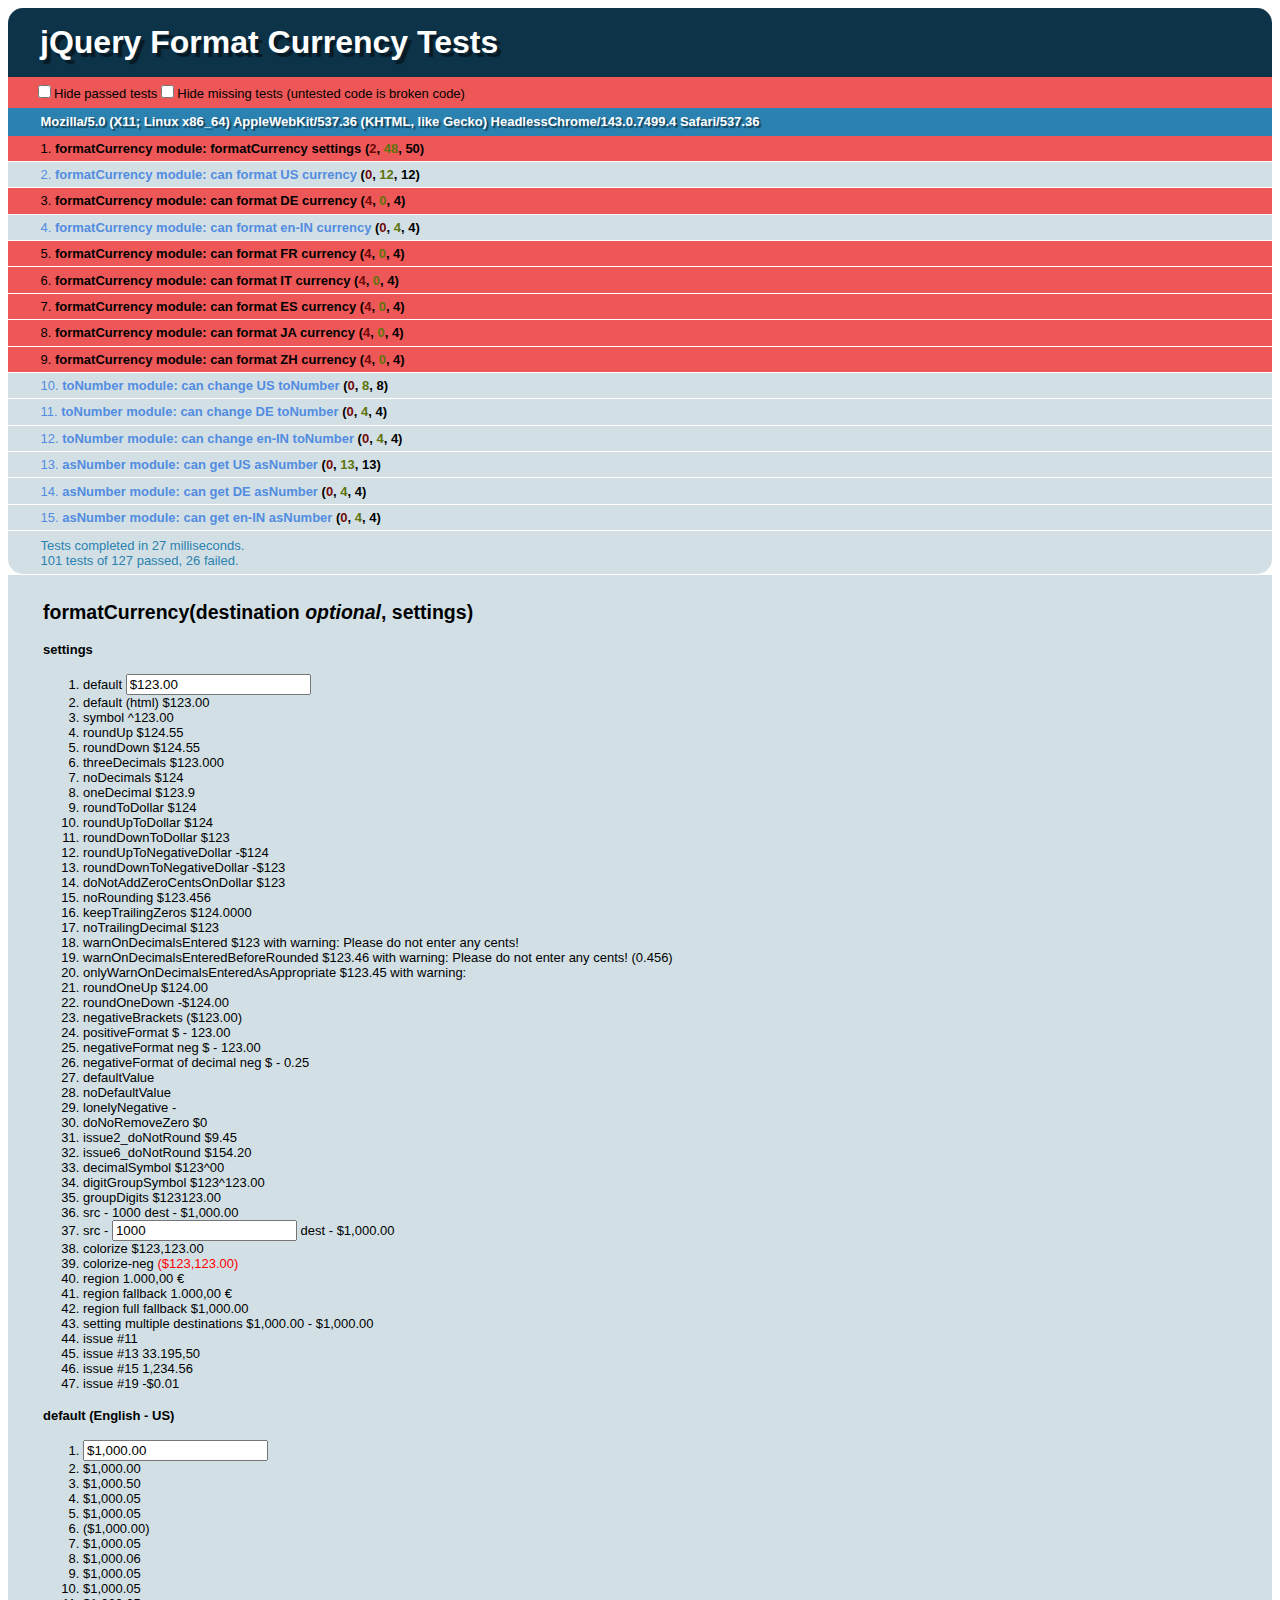
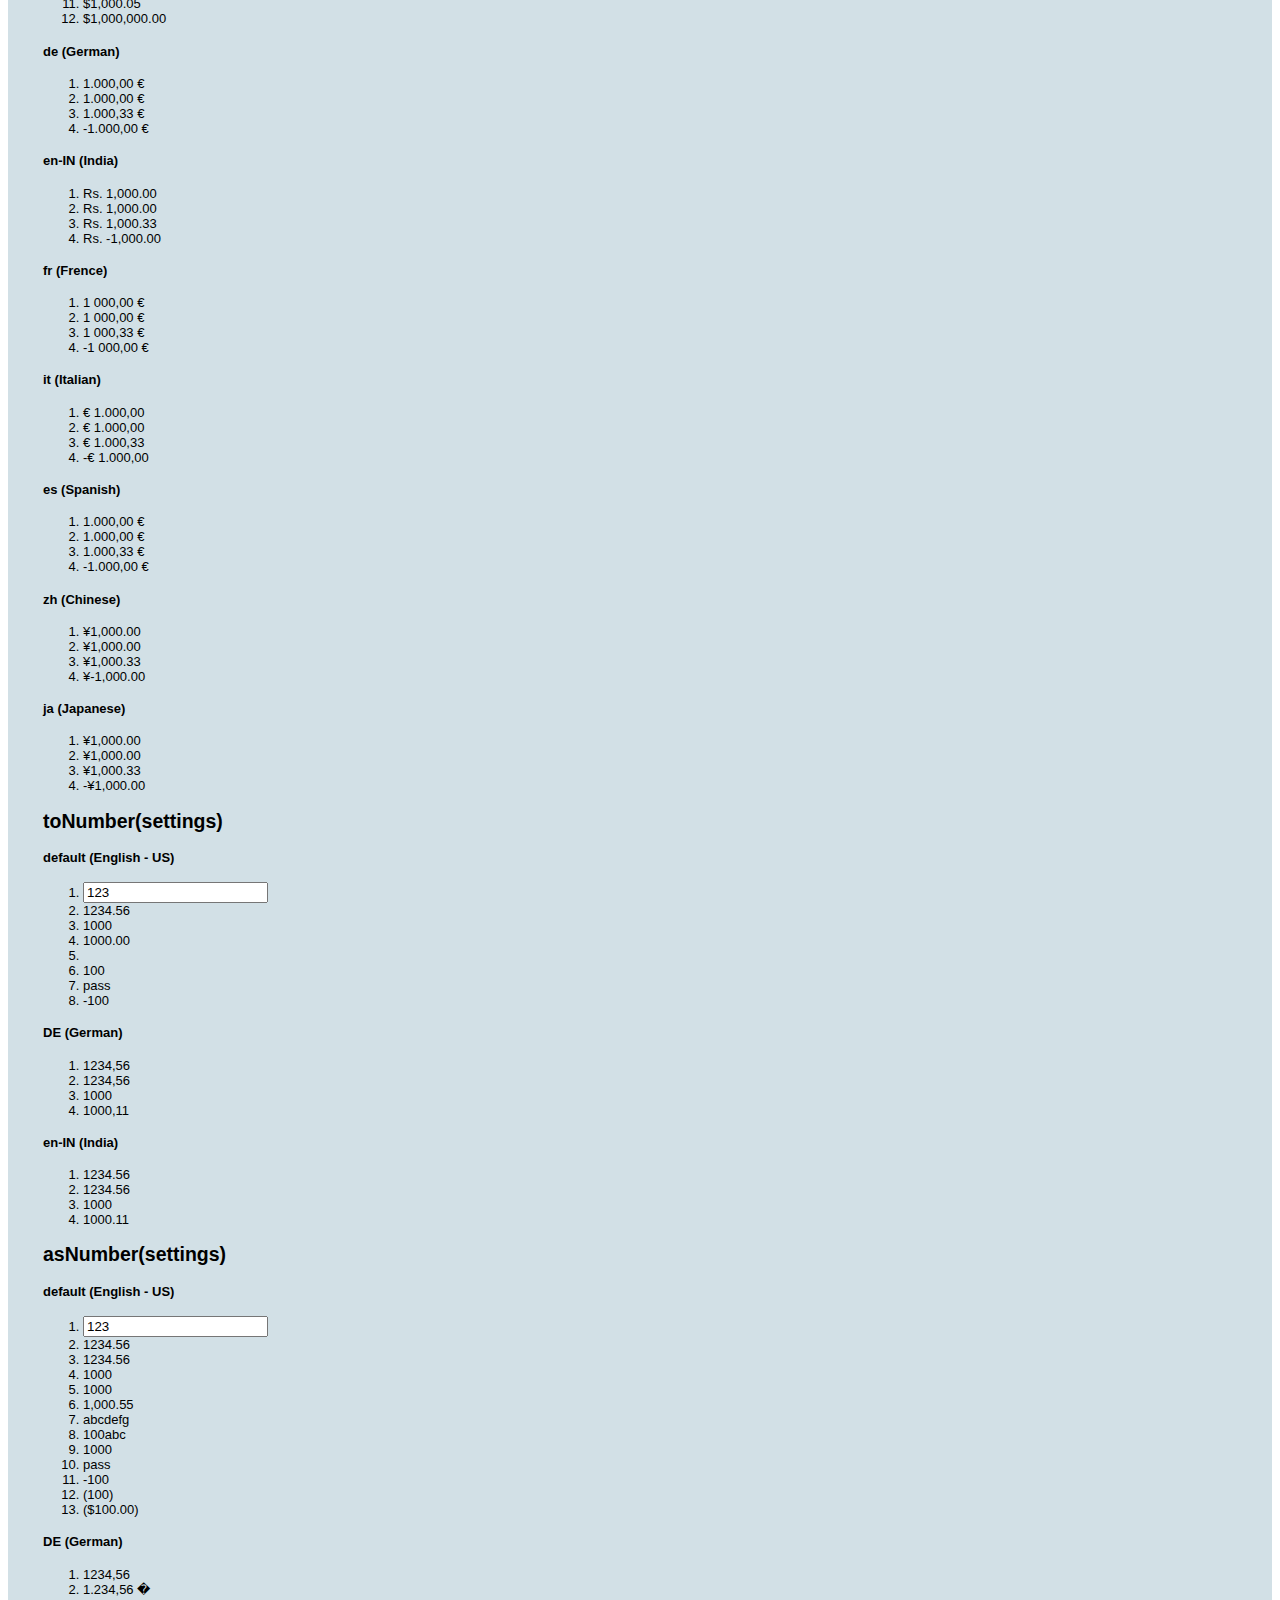
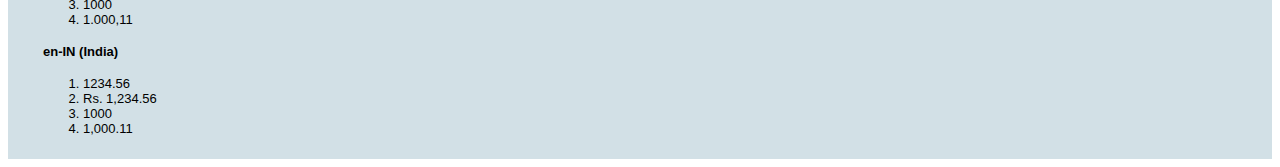
<file: public/bootstrap_plugin/jquery.formatCurrency-1.4.0/unit-tests/index.html>
<!DOCTYPE html PUBLIC "-//W3C//DTD XHTML 1.0 Transitional//EN" "http://www.w3.org/TR/xhtml1/DTD/xhtml1-transitional.dtd">
<!--
  This file is part of the jQuery formatCurrency Plugin.

    The jQuery formatCurrency Plugin is free software: you can redistribute it
    and/or modify it under the terms of the GNU General Public License as published 
    by the Free Software Foundation, either version 3 of the License, or
    (at your option) any later version.

    The jQuery formatCurrency Plugin is distributed in the hope that it will
    be useful, but WITHOUT ANY WARRANTY; without even the implied warranty 
    of MERCHANTABILITY or FITNESS FOR A PARTICULAR PURPOSE.  See the
    GNU General Public License for more details.

    You should have received a copy of the GNU General Public License along with 
    the jQuery formatCurrency Plugin.  If not, see <http://www.gnu.org/licenses/>.
-->
<html xmlns="http://www.w3.org/1999/xhtml">
	<head>
		<title>jQuery FormatCurrency Tests</title>
		<script type="text/javascript" src="../external/jquery-1.4.2.min.js"></script>
		<script type="text/javascript" src="../jquery.formatCurrency-1.4.0.js"></script>
		<script type="text/javascript" src="../i18n/jquery.formatCurrency.all.js"></script>
		<script type="text/javascript" src="../external/qunit/qunit.js"></script>
		<link rel="stylesheet" type="text/css" href="../external/qunit/qunit.css" />
		
		<script type="text/javascript" src="formatCurrency.tests.js">
		</script>
		<script type="text/javascript">
		</script>
		<style type="text/css">
			body { font-family:"Helvetica Neue Light","HelveticaNeue-Light","Helvetica Neue",Calibri,Helvetica,Arial; }
		</style>
	</head>
<body>
	<h1 id="qunit-header">jQuery Format Currency Tests</h1>
	<h2 id="qunit-banner"></h2>
	<div id="qunit-testrunner-toolbar"></div>
	<h2 id="qunit-userAgent"></h2>
	<ol id="qunit-tests"></ol>

	<div id="qunit-main"></div>
	
	<div class="samples" style="margin:1px auto; padding:10px 35px; background:#D2E0E6; font-size:small;" >
		
		<h2>formatCurrency(destination <em style='font:.8em'>optional</em>, settings)</h2>
		<div class="usage"></div>
		
		<h4>settings</h4>
		<ol>
			<li>default <input type="text" class="val" value="123" /></li>
			<li>default (html) <span class="useHtml">123</span></li>
			<li>symbol <span class="symbol">123</span></li>
			<li>roundUp <span class="roundUp">124.5451</span></li>
			<li>roundDown <span class="roundDown">124.554</span></li>
			<li>threeDecimals <span class="threeDecimals">123.000</span></li>
			<li>noDecimals <span class="noDecimals">124.00</span></li>
			<li>oneDecimal <span class="oneDecimal">123.9</span></li>
			<li>roundToDollar <span class="roundToDollar">124.000</span></li>
			<li>roundUpToDollar <span class="roundUpToDollar">123.9</span></li>
			<li>roundDownToDollar <span class="roundDownToDollar">123.4</span></li>
			<li>roundUpToNegativeDollar <span class="roundUpToNegativeDollar">-123.9</span></li>
			<li>roundDownToNegativeDollar <span class="roundDownToNegativeDollar">-123.4</span></li>
			<li>doNotAddZeroCentsOnDollar <span class="doNotAddZeroCentsOnDollar">123</span></li>
			<li>noRounding <span class="noRounding">123.456</span></li>
			<li>keepTrailingZeros <span class="keepTrailingZeros">124.0000</span></li>
			<li>noTrailingDecimal <span class="noTrailingDecimal">123.</span></li>
			<li>warnOnDecimalsEntered <span class="warnOnDecimalsEntered">123.456</span> with warning: <span class="warnOnDecimalsEnteredNotification">OK</span></li>
			<li>warnOnDecimalsEnteredBeforeRounded <span class="warnOnDecimalsEnteredBeforeRounded">123.456</span> with warning: <span class="warnOnDecimalsEnteredBeforeRoundedNotification"></span></li>
			<li>onlyWarnOnDecimalsEnteredAsAppropriate <span class="onlyWarnOnDecimalsEnteredAsAppropriate">123.45</span> with warning: <span class="onlyWarnOnDecimalsEnteredAsAppropriateNotification"></span></li>
			<li>roundOneUp <span class="roundOneUp">123.999</span></li>
			<li>roundOneDown <span class="roundOneDown">-123.999</span></li>
			<li>negativeBrackets <span class="negativeBrackets">(123)</span></li>
			<li>positiveFormat <span class="positiveFormat">123</span></li>
			<li>negativeFormat <span class="negativeFormat">-123</span></li>
			<li>negativeFormat of decimal <span class="negativeFormatDecimal">-0.25</span></li>
			<li>defaultValue <span class="defaultValue"></span></li>
			<li>noDefaultValue <span class="noDefaultValue"></span></li>
			<li>lonelyNegative <span class="lonelyNegative">-</span></li>
			<li>doNoRemoveZero <span class="doNoRemoveZero">0</span></li>
			<li>issue2_doNotRound <span class="issue2_doNotRound">9.45</span></li>
			<li>issue6_doNotRound <span class="issue6_doNotRound">154.20</span></li>
			<li>decimalSymbol <span class="decimalSymbol">123</span></li>
			<li>digitGroupSymbol <span class="digitGroupSymbol">123123</span></li>
			<li>groupDigits <span class="groupDigits">123123</span></li>
			<li><div>
				src -
				<span class='src'>1000</span>
				dest - 
				<span class='dest'></span>
			</div></li>
			<li><div>
				src -
				<input type='text' class='src2' value='1000' />
				dest - 
				<span class='dest2'></span>
			</div></li>
			<li>colorize <span class="colorize" style="color:green;">123123</span></li>
			<li>colorize-neg <span class="colorize-neg">-123123</span></li>
			<li>region <span class="region">1000</span></li>
			<li>region fallback <span class="regionFallback">1000</span></li>
			<li>region full fallback <span class="regionFullFallback">1000</span></li>
			<li>setting multiple destinations <span class="multiDest multiDest1">1000</span> - <span class="multiDest multiDest2">1000</span></li>
			<li>issue #11 <span class="blankShouldBeBlank"></span></li>
			<li>issue #13 <span class="floatToCommaDecimal">33195.5</span></li>
			<li>issue #15 <span class="formatCurrencyWithBlankSymbol">1,234.56</span></li>
			<li>issue #19 <span class="formatCurrencyWithNegOneHundredth">-.01</span></li>
		</ol>
		
		<h4>default (English - US)</h4>
		<ol>
			<li><input type="text" class='UStext' value='1000' /></li>
			<li><div class='US'>1000</div></li>
			<li><div class='UScents'>1000.50</div></li>
			<li><div class='UScents-pennies'>1000.05</div></li>
			<li><div class='USformatted'>$1000.05</div></li>
			<li><div class='USneg'>-1000</div></li>
			<li><div class='USextra-decimals-roundDown'>1000.052324</div></li>
			<li><div class='USextra-decimals-roundUp'>1000.0588</div></li>
			<li><div class='USwith-chars'>ABCDEFG1000.05</div></li>
			<li><div class='USwith-chars-end'>1000.05ABCDEFG</div></li>
			<li><div class='USwith-chars-mid'>10ABCDEFG00.05</div></li>
			<li><div class='USmillions'>1000000</div></li>
		</ol>
		
		
		<h4>de (German)</h4>
		<ol>
			<li><div class='DE'>1000</div></li>
			<li><div class='DEwithSymbol'>1000�</div></li>
			<li><div class='DEdecimal'>1.000,33</div></li>
			<li><div class='DEneg'>-1000</div></li>
		</ol>
		
		<h4>en-IN (India)</h4>
		<ol>
			<li><div class='EnIN'>1000</div></li>
			<li><div class='EnINwithSymbol'>Rs. 1000</div></li>
			<li><div class='EnINdecimal'>Rs. 1,000.33</div></li>
			<li><div class='EnINneg'>-1000</div></li>
		</ol>
		
		<h4>fr (Frence)</h4>
		<ol>
			<li><div class='FR'>1000</div></li>
			<li><div class='FRwithSymbol'>1000 �</div></li>
			<li><div class='FRdecimal'>1 000,33 �</div></li>
			<li><div class='FRneg'>-1000</div></li>
		</ol>
		
		<h4>it (Italian)</h4>
		<ol>
			<li><div class='IT'>1000</div></li>
			<li><div class='ITwithSymbol'>� 1000</div></li>
			<li><div class='ITdecimal'>� 1.000,33</div></li>
			<li><div class='ITneg'>-1000</div></li>
		</ol>
		
		<h4>es (Spanish)</h4>
		<ol>
			<li><div class='ES'>1000</div></li>
			<li><div class='ESwithSymbol'>1000 �</div></li>
			<li><div class='ESdecimal'>1 000,33 �</div></li>
			<li><div class='ESneg'>-1000</div></li>
		</ol>
		
		<h4>zh (Chinese)</h4>
		<ol>
			<li><div class='ZH'>1000</div></li>
			<li><div class='ZHwithSymbol'>�1000</div></li>
			<li><div class='ZHdecimal'>�1,000.33</div></li>
			<li><div class='ZHneg'>-1000</div></li>
		</ol>
		
		<h4>ja (Japanese)</h4>
		<ol>
			<li><div class='JA'>1000</div></li>
			<li><div class='JAwithSymbol'>�1000</div></li>
			<li><div class='JAdecimal'>�1,000.33</div></li>
			<li><div class='JAneg'>-1000</div></li>
		</ol>
		
		<h2>toNumber(settings)</h2>
		<div class="usage"></div>
		
		<h4>default (English - US)</h4>
		<ol>
			<li><input type="text" class="toVal" value="123" /></li>
			<li><div class='toUS'>$1234.56</div></li>
			<li><div class='toUSwhole'>1000</div></li>
			<li><div class='toUSdecimal'>1,000.00</div></li>
			<li><div class='toUSchars'>abcdefg</div></li>
			<li><div class='toUSchars-end'>100abc</div></li>
			<li><div class='toUSbad-element'>pass</div></li>
			<li><div class='toNumberFromNegative'>(100)</div></li>
		</ol>
		
		<h4>DE (German)</h4>
		<ol>
			<li><div class='toDE'>1234,56</div></li>
			<li><div class='toDEformatted'>1.234,56 �</div></li>
			<li><div class='toDEwhole'>1000</div></li>
			<li><div class='toDEdecimal'>1.000,11</div></li>
		</ol>
		
		<h4>en-IN (India)</h4>
		<ol>
			<li><div class='toEnIN'>1234.56</div></li>
			<li><div class='toEnINformatted'>Rs. 1,234.56</div></li>
			<li><div class='toEnINwhole'>1000</div></li>
			<li><div class='toEnINdecimal'>1,000.11</div></li>
		</ol>
		
		<h2>asNumber(settings)</h2>
		<div class="usage"></div>
		
		<h4>default (English - US)</h4>
		<ol>
			<li><input type="text" class="asVal" value="123" /></li>
			<li><div class='asUS'>1234.56</div></li>
			<li><div class='asNoParse'>1234.56</div></li>
			<li><div class='asUSwhole'>1000</div></li>
			<li><div class='asUSwhole-lower'>1000</div></li>
			<li><div class='asUSdecimal'>1,000.55</div></li>
			<li><div class='asUSchars'>abcdefg</div></li>
			<li><div class='asUSchars-end'>100abc</div></li>
			<li><div class='asUSbad-parse'>1000</div></li>
			<li><div class='asUSbad-element'>pass</div></li>
			<li><div class='asNumberFromNegative'>-100</div></li>
			<li><div class='asNumberFromNegative2'>(100)</div></li>
			<li><div class='asNumberFromFormatted'>-100</div></li>
		</ol>

		<h4>DE (German)</h4>
		<ol>
			<li><div class='asDE'>1234,56</div></li>
			<li><div class='asDEformatted'>1.234,56 �</div></li>
			<li><div class='asDEwhole'>1000</div></li>
			<li><div class='asDEdecimal'>1.000,11</div></li>
		</ol>
		
		<h4>en-IN (India)</h4>
		<ol>
			<li><div class='asEnIN'>1234.56</div></li>
			<li><div class='asEnINformatted'>Rs. 1,234.56</div></li>
			<li><div class='asEnINwhole'>1000</div></li>
			<li><div class='asEnINdecimal'>1,000.11</div></li>
		</ol>
	</div>
</body>
</html>
</file>
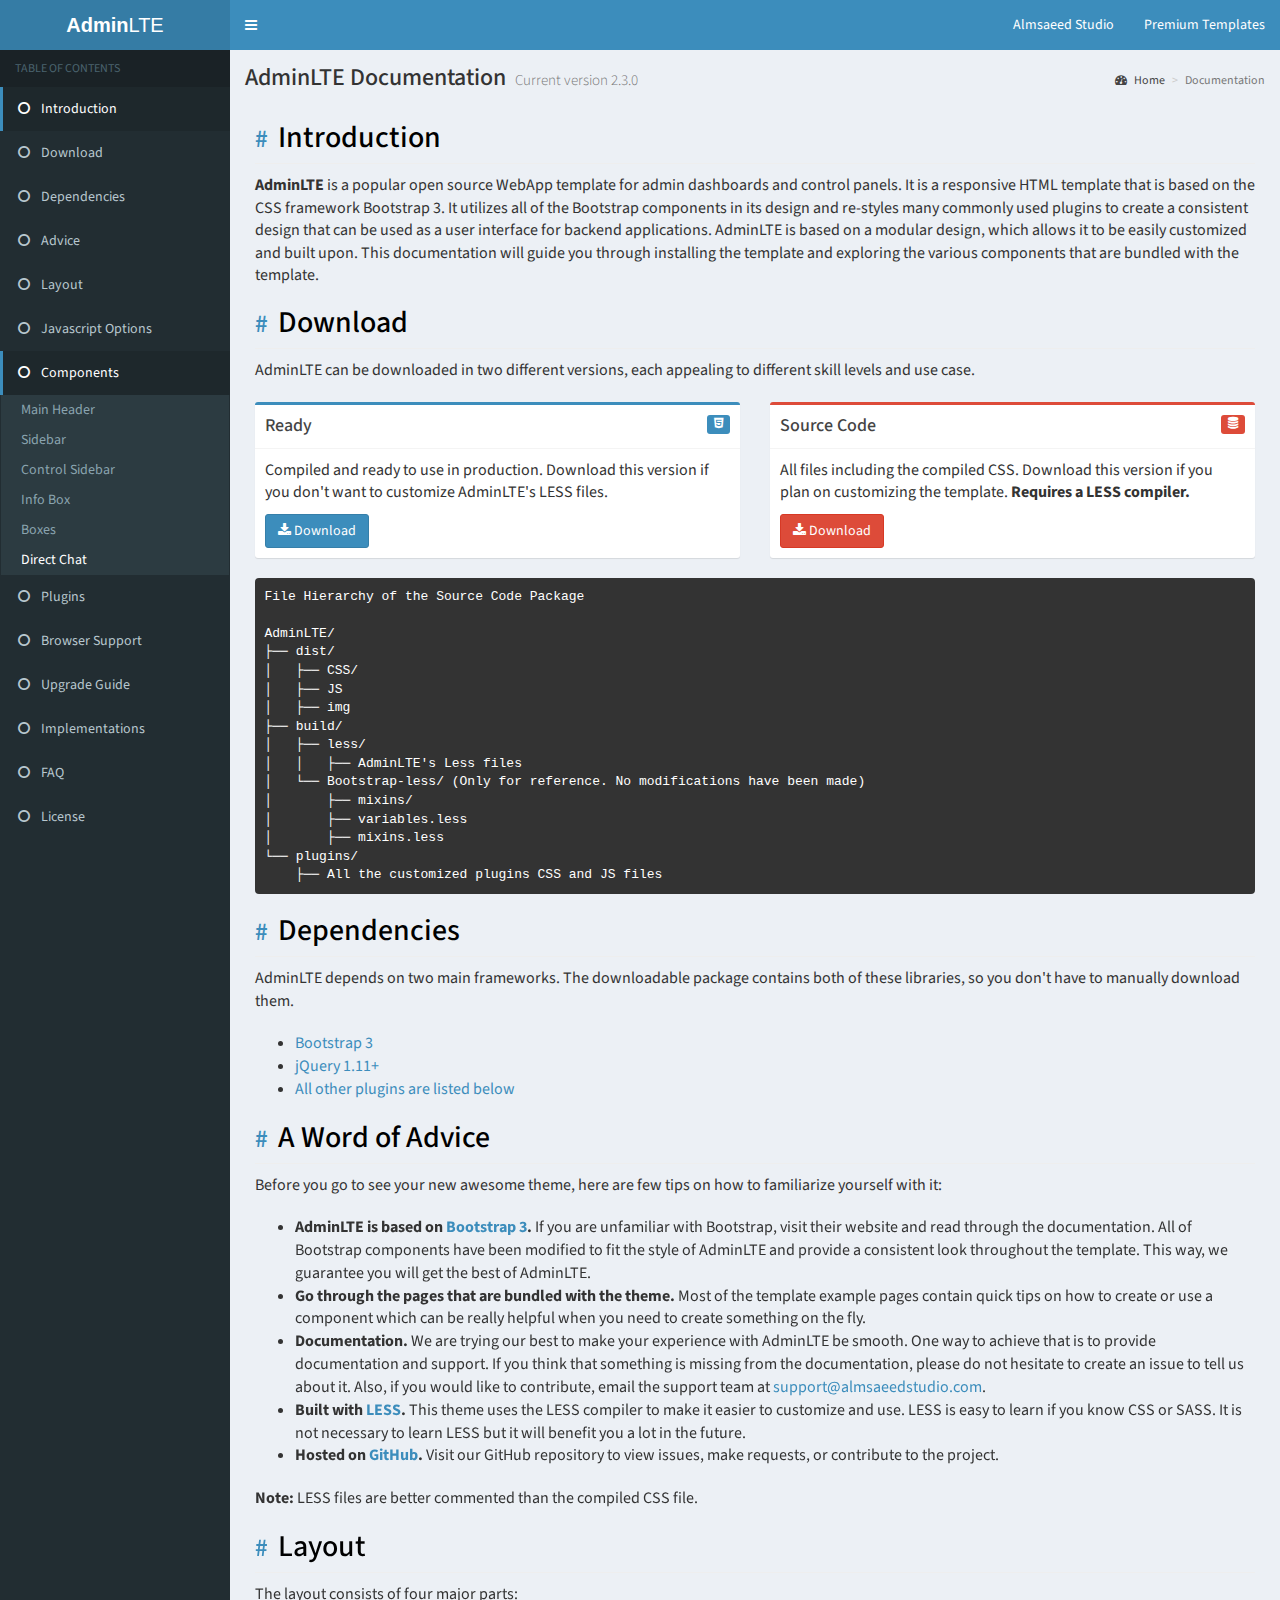
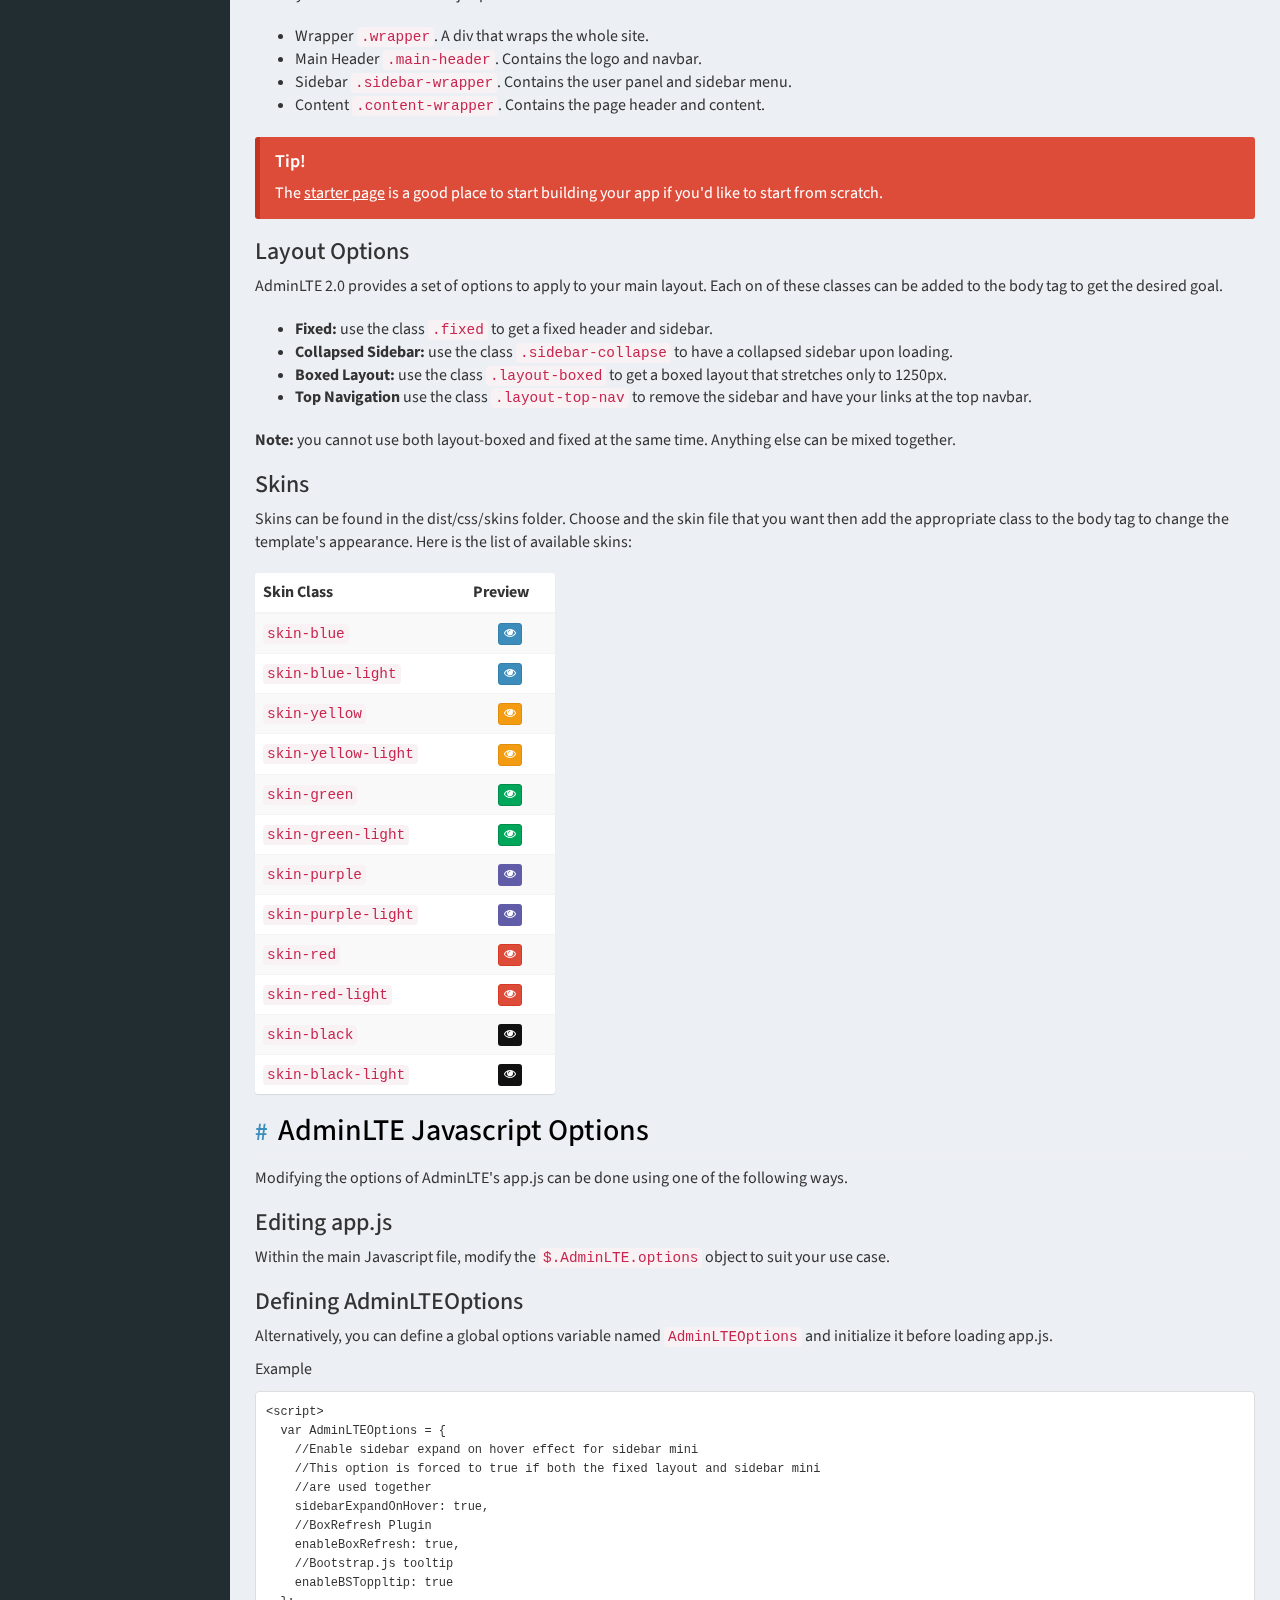
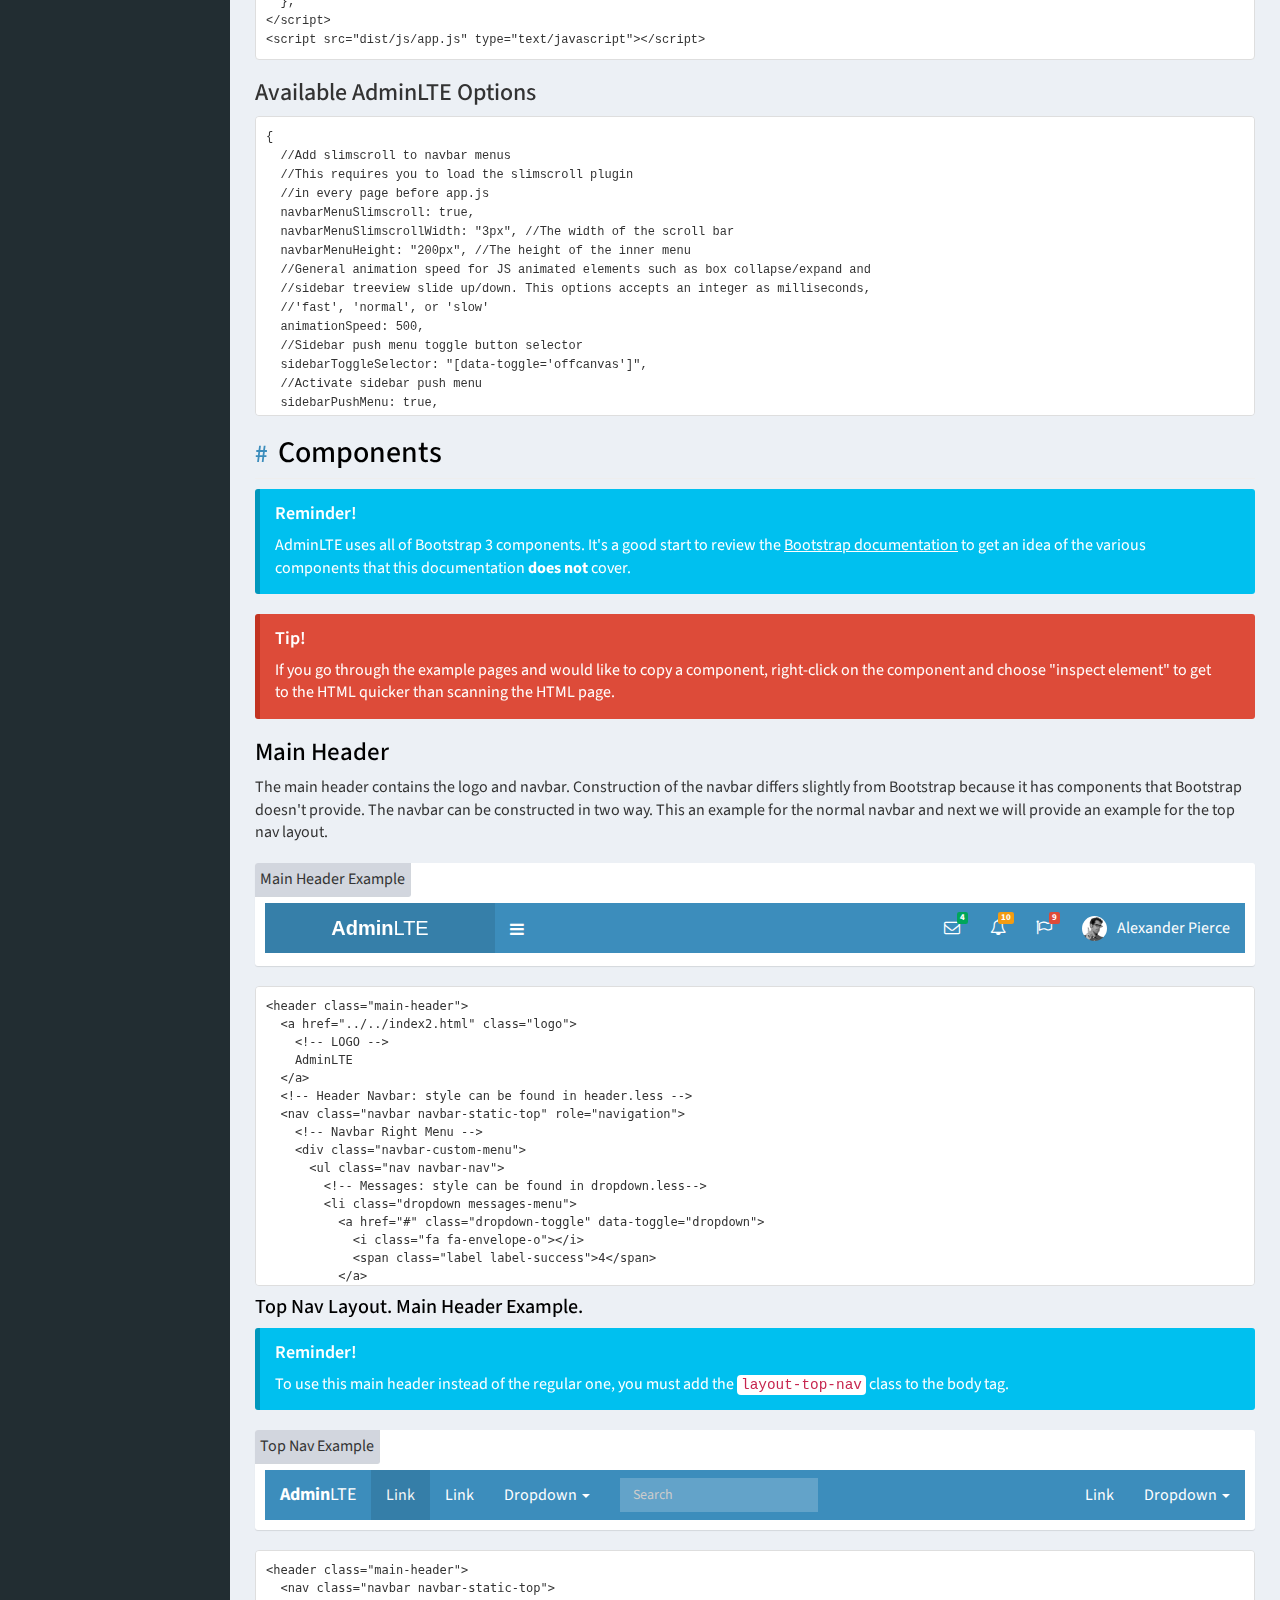
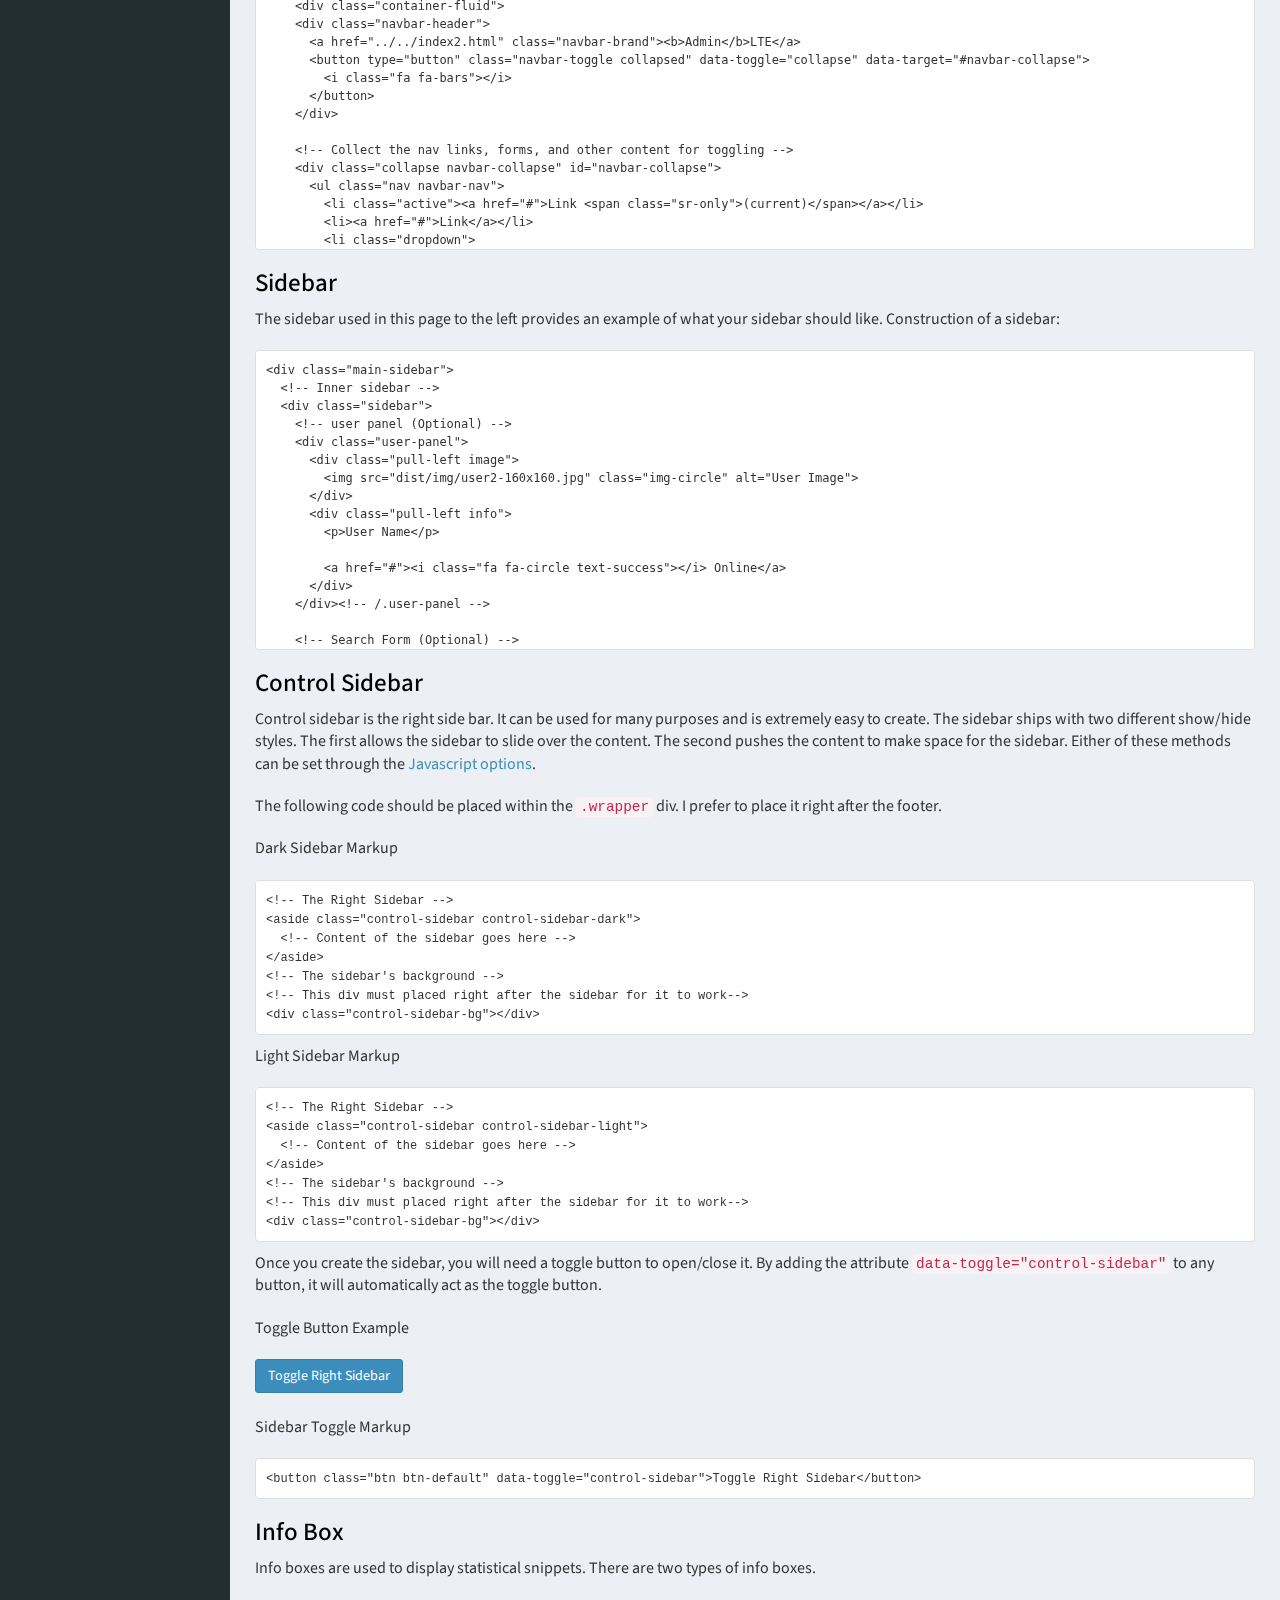
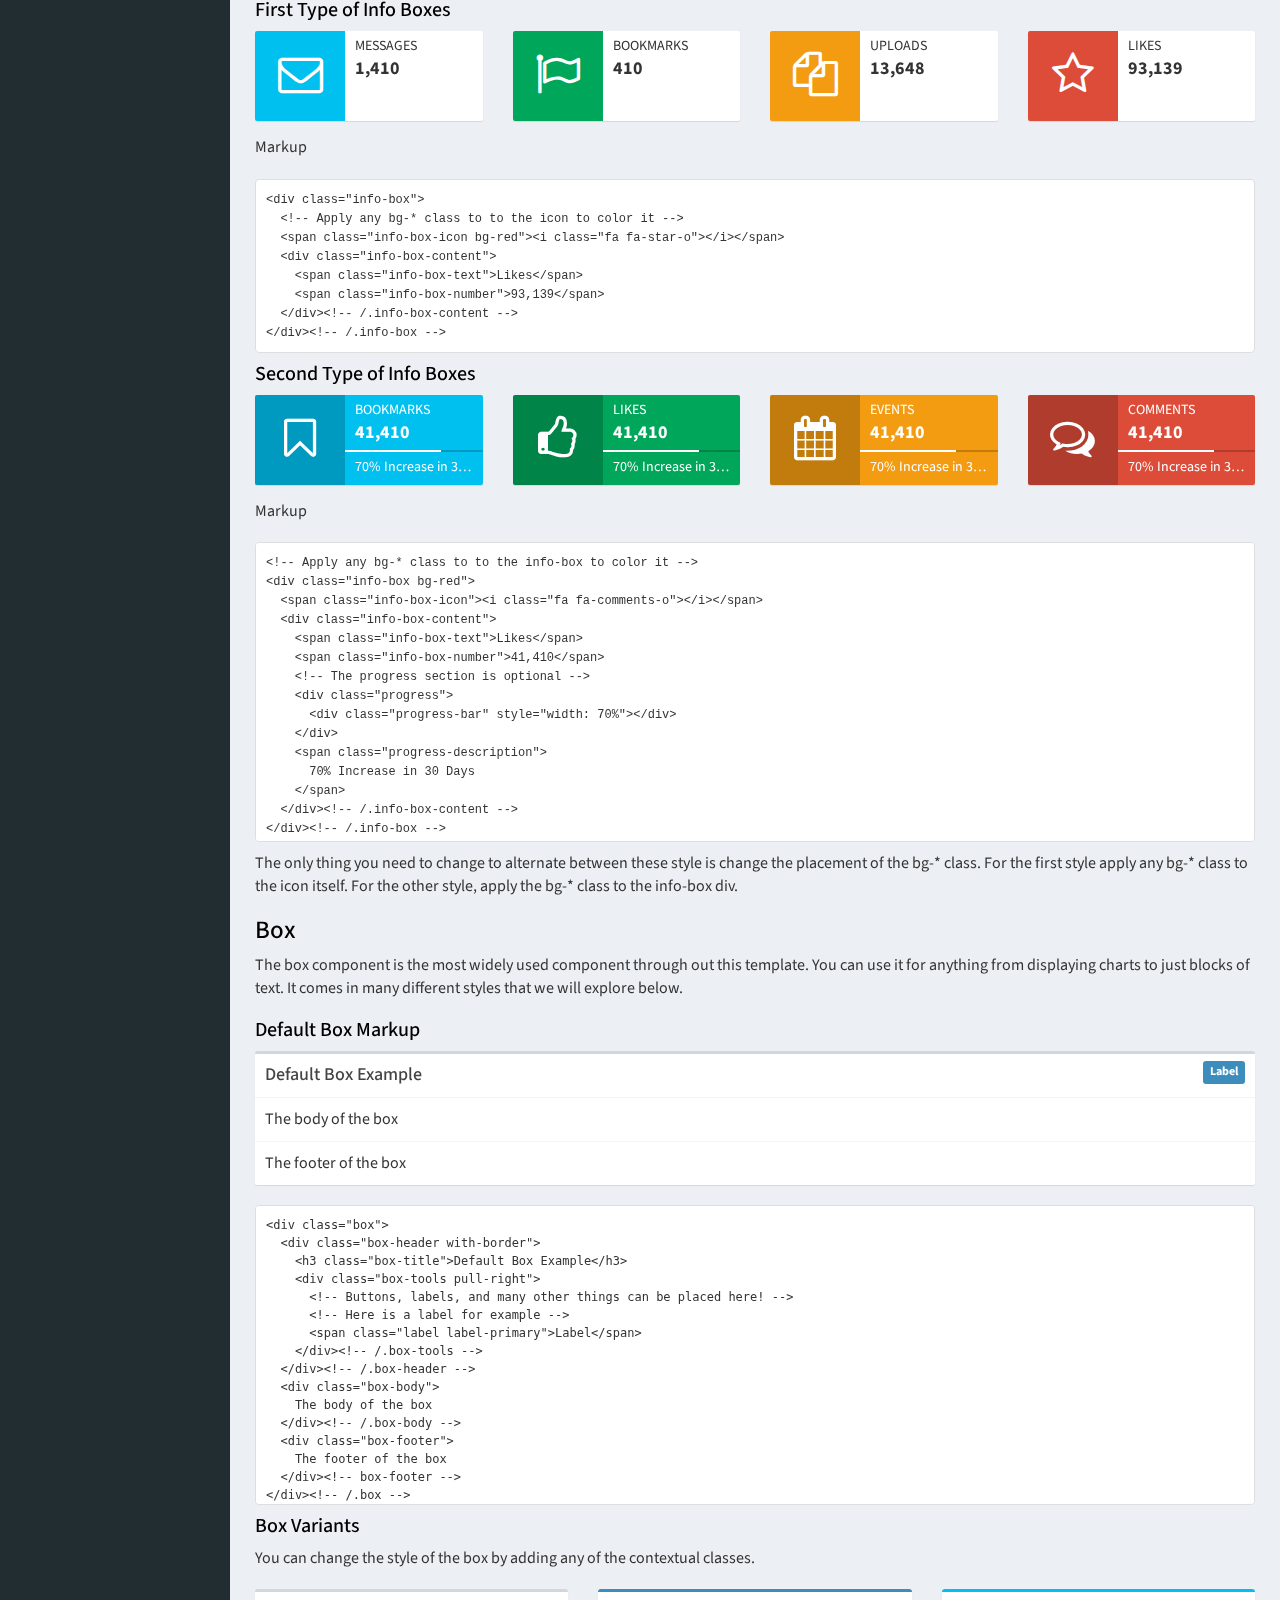
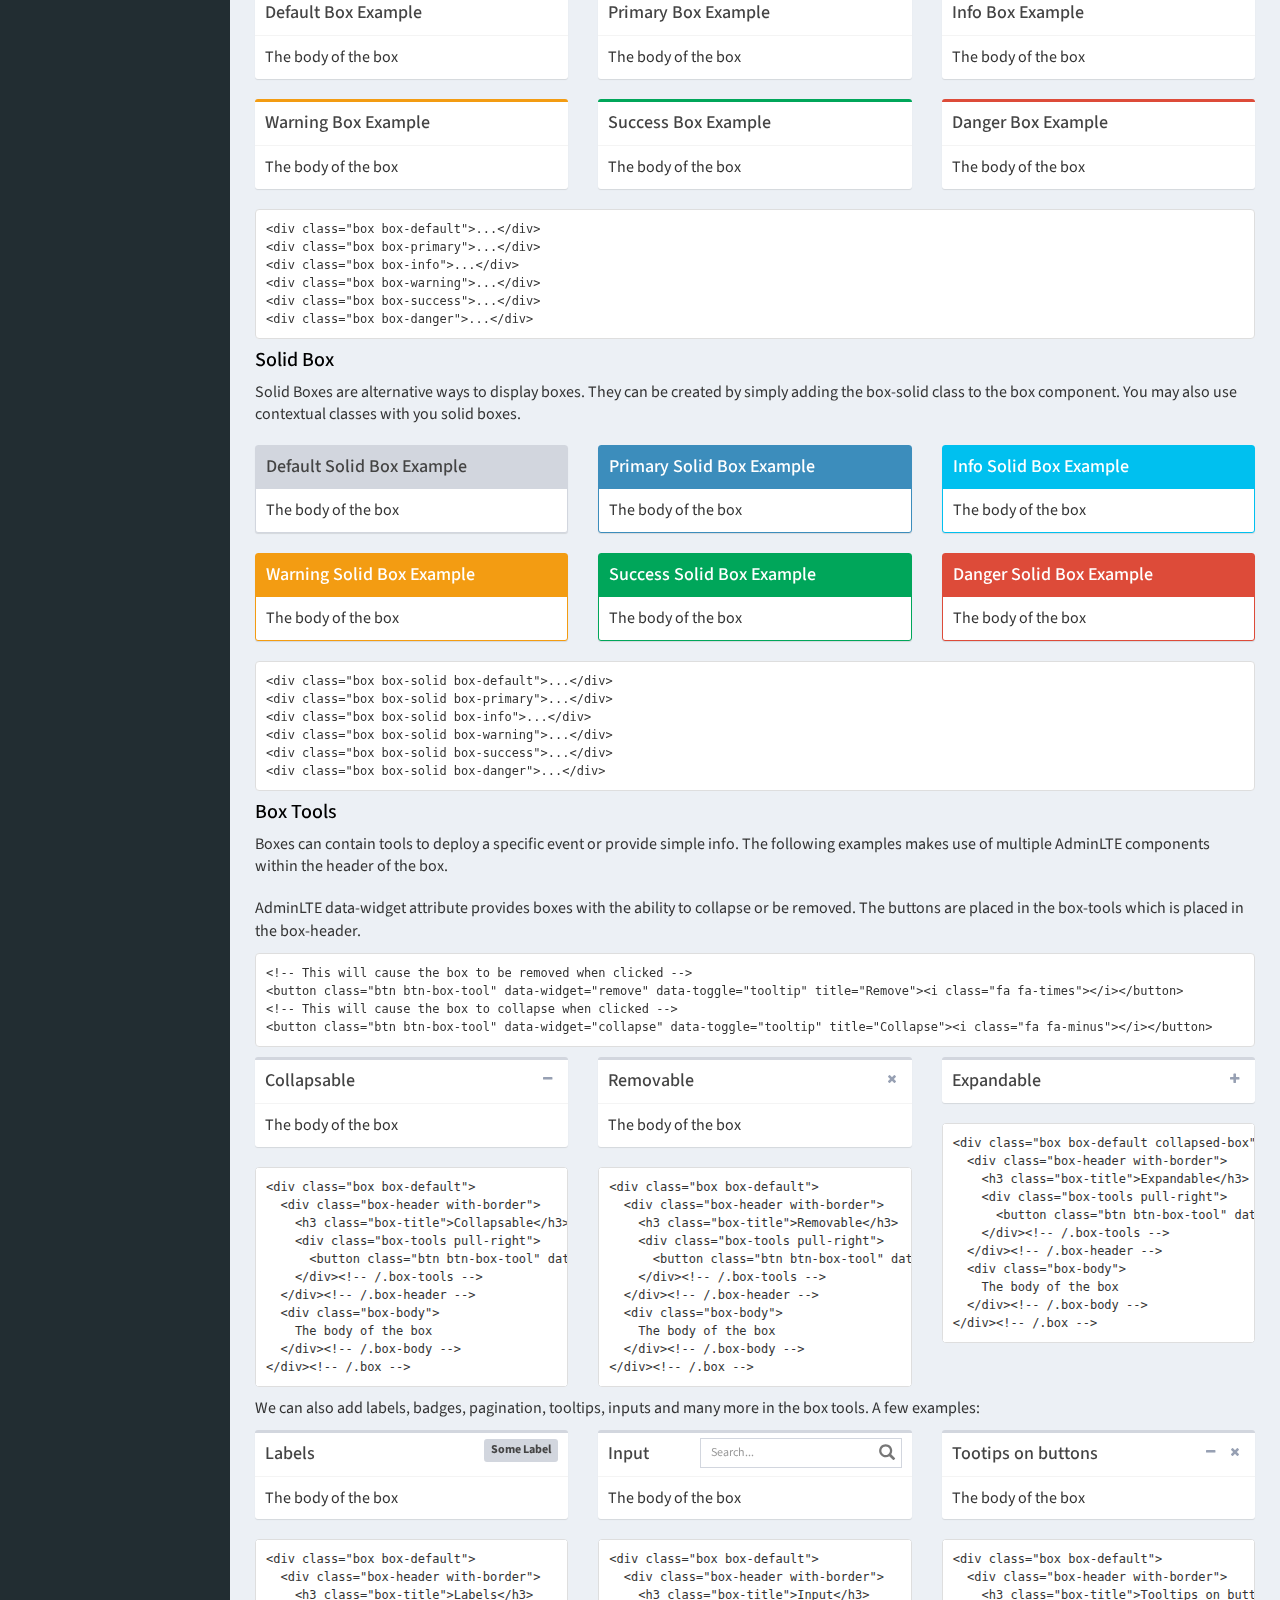
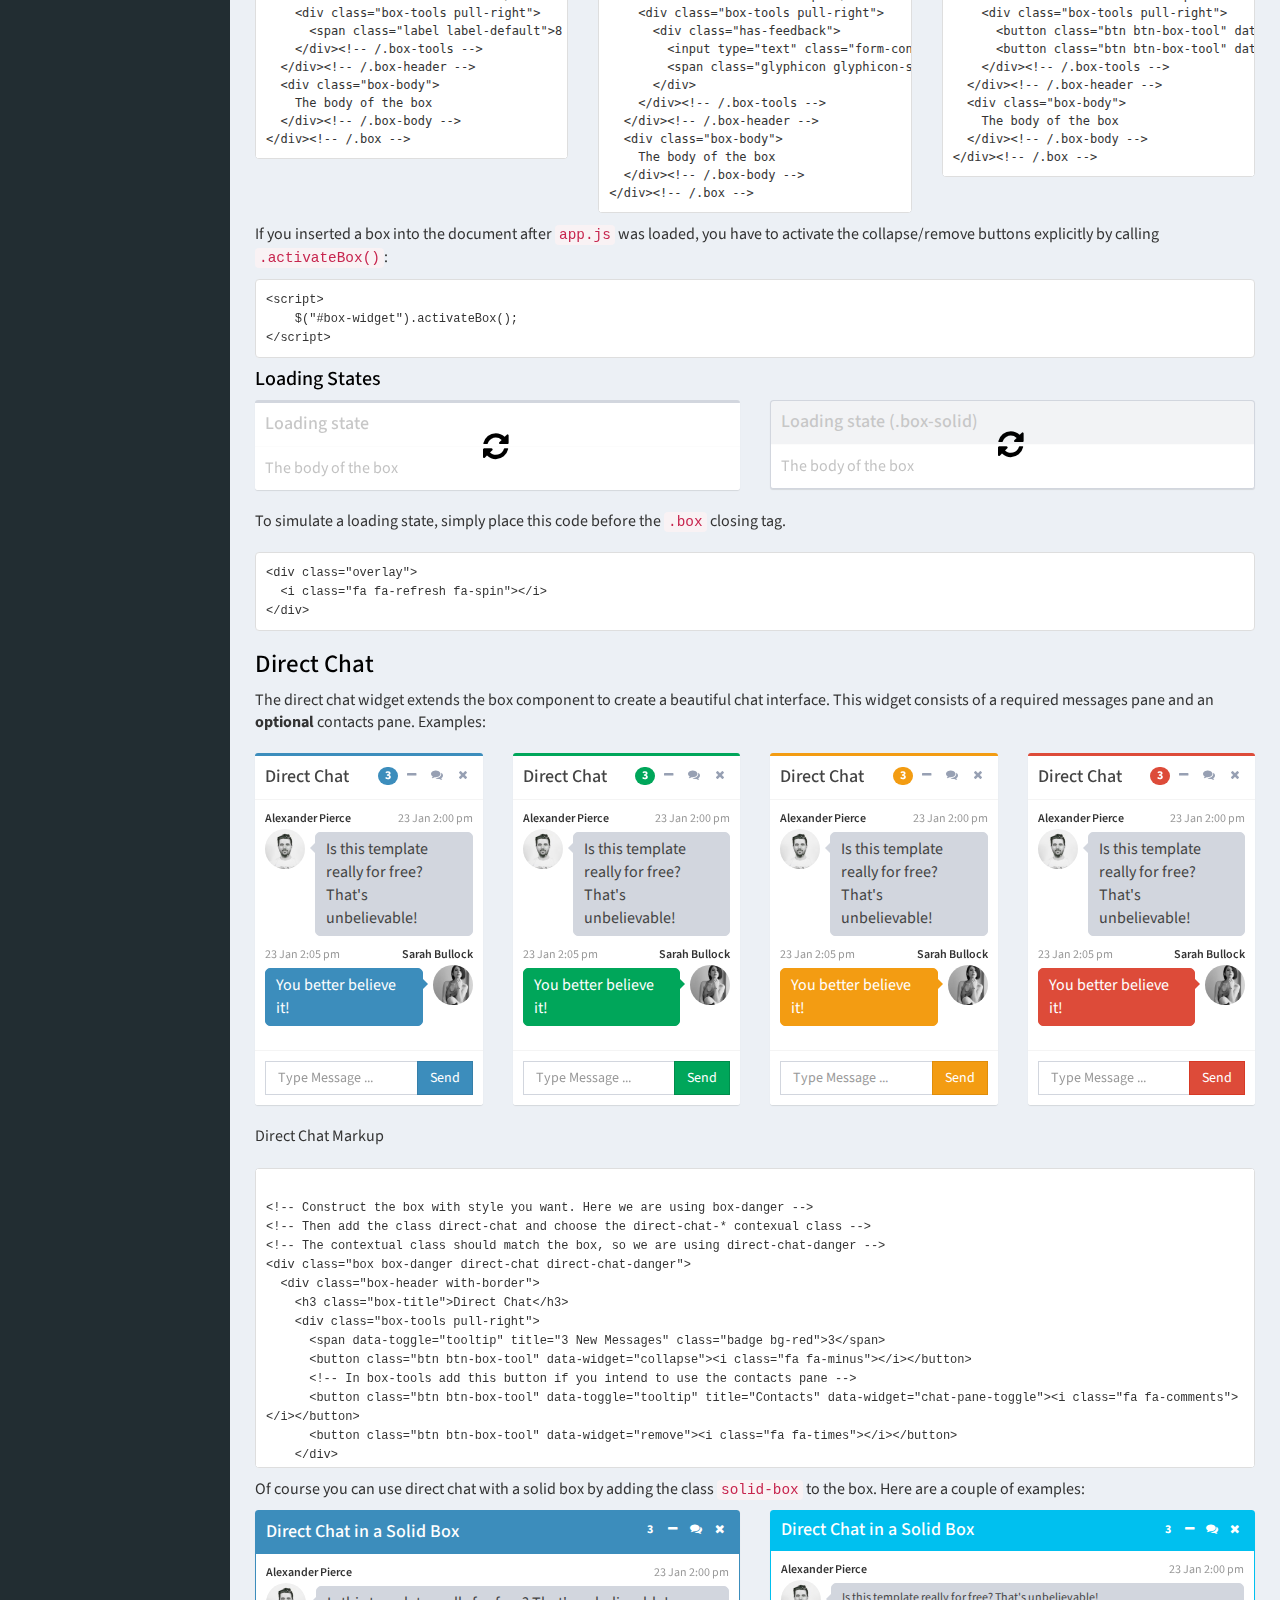
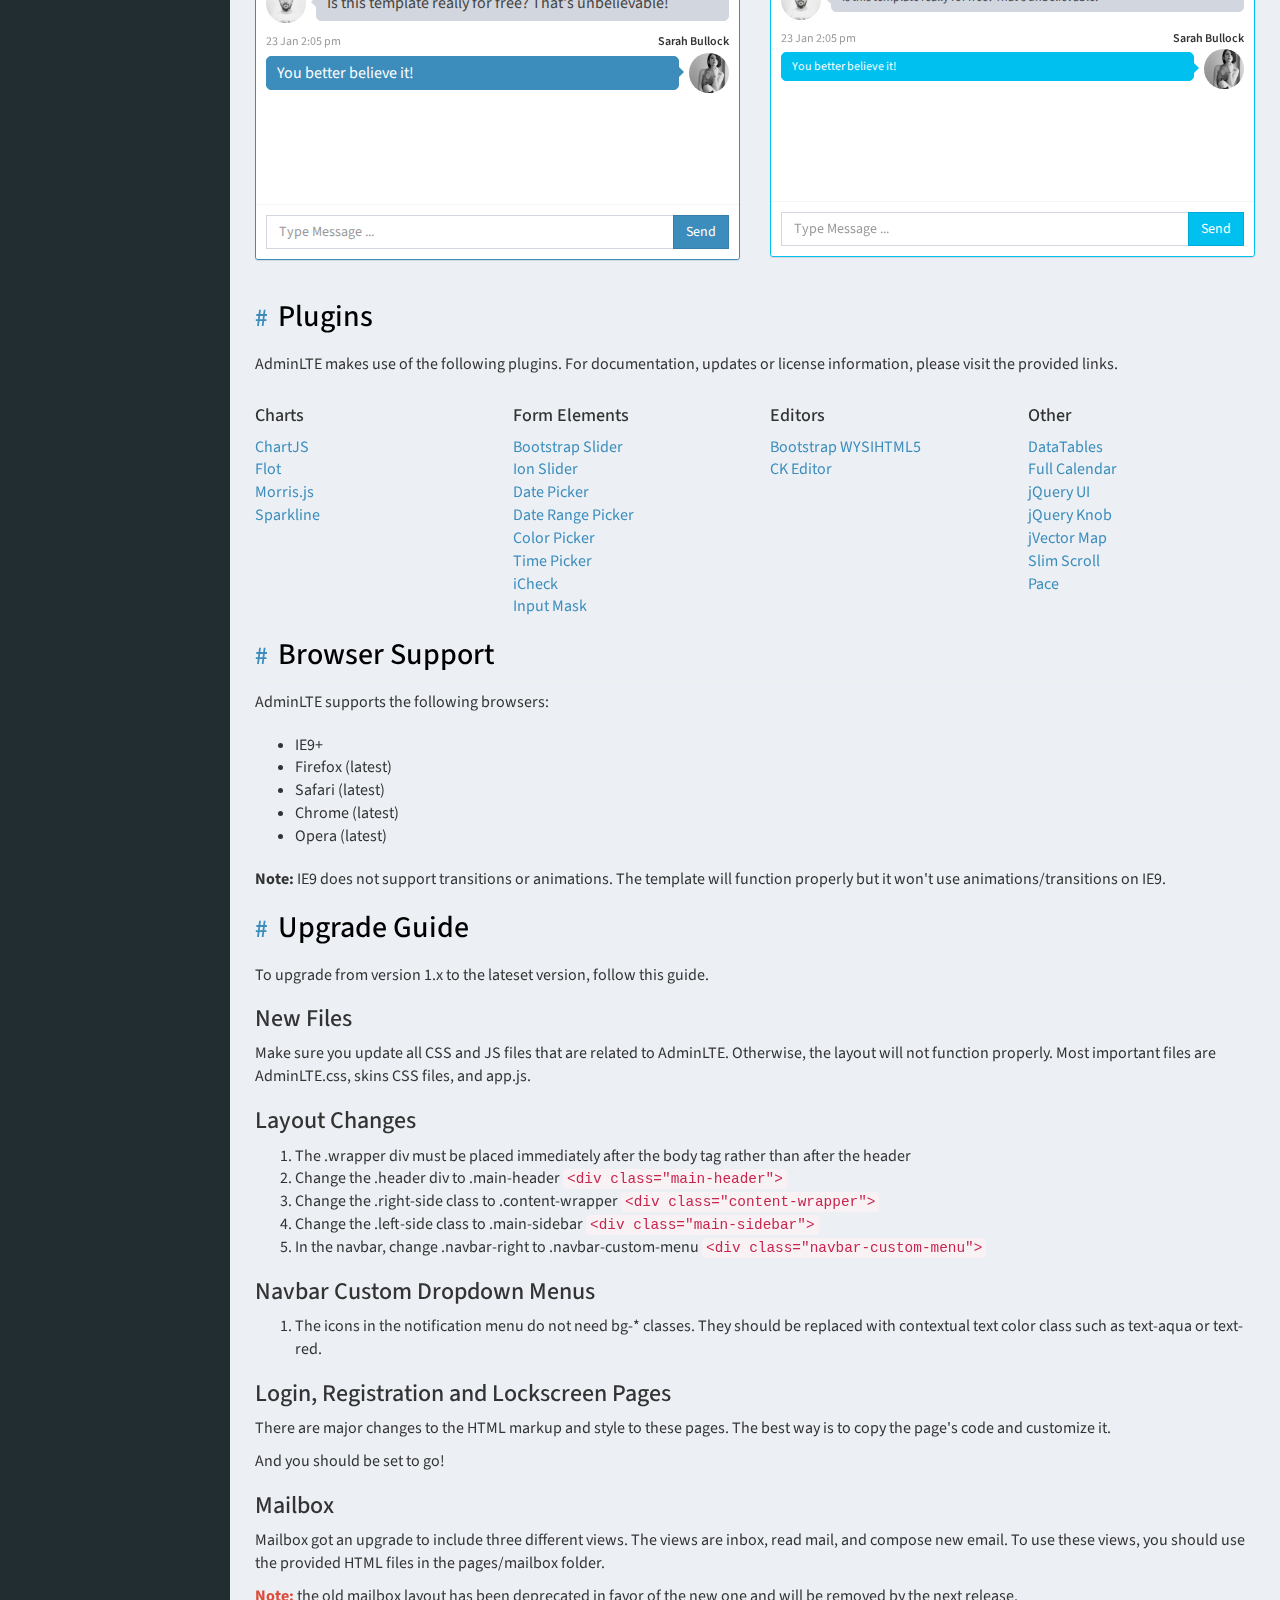
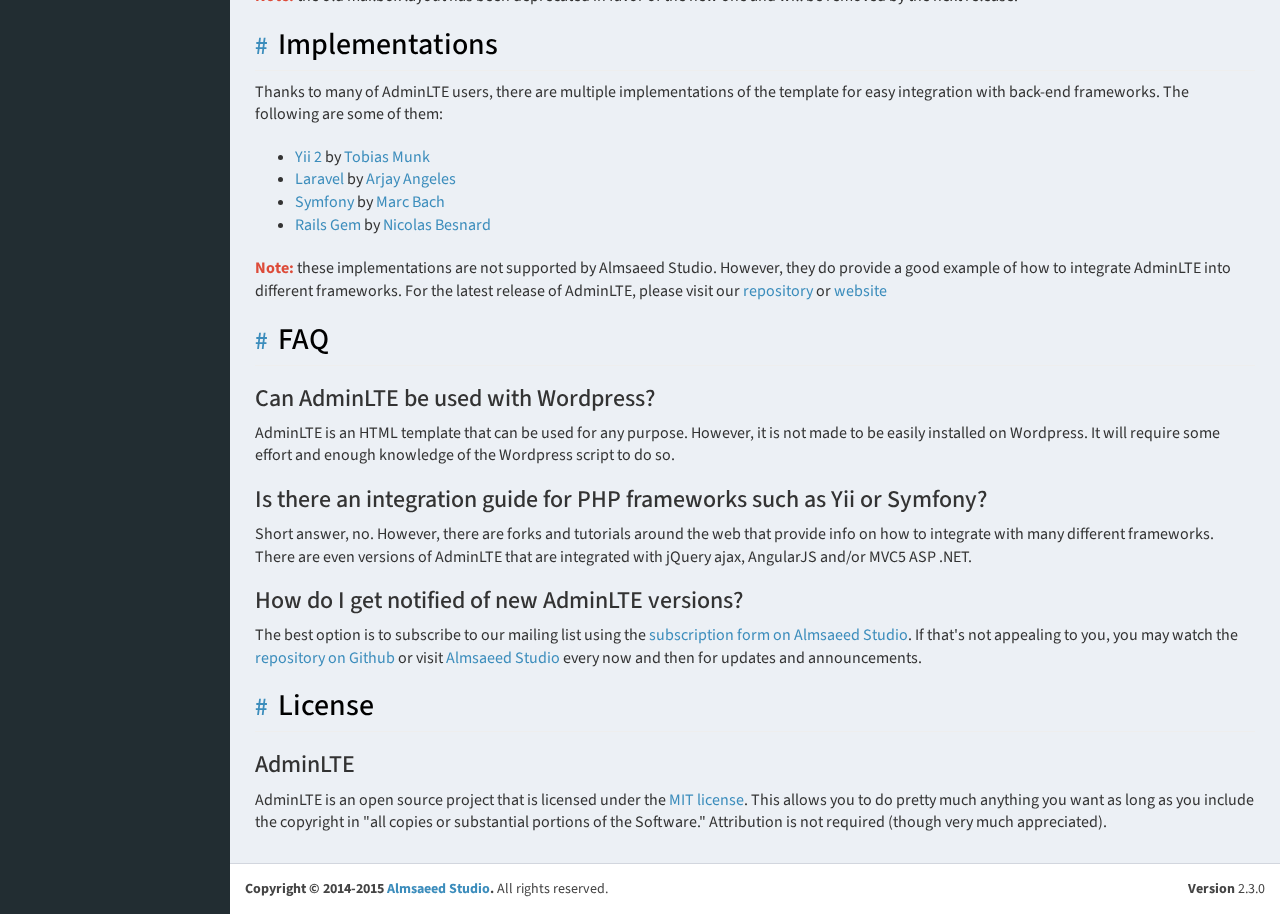
<file: public/template/AdminLTE-2.3.0/documentation/index.html>
<!DOCTYPE html>
<html>
  <head>
    <meta charset="utf-8">
    <meta http-equiv="X-UA-Compatible" content="IE=edge">
    <title>AdminLTE 2 | Documentation</title>
    <meta content="width=device-width, initial-scale=1, maximum-scale=1, user-scalable=no" name="viewport">
    <!-- Bootstrap 3.3.5 -->
    <link rel="stylesheet" href="../bootstrap/css/bootstrap.min.css">
    <!-- Font Awesome -->
    <link rel="stylesheet" href="https://maxcdn.bootstrapcdn.com/font-awesome/4.4.0/css/font-awesome.min.css">
    <!-- Ionicons -->
    <link rel="stylesheet" href="https://code.ionicframework.com/ionicons/2.0.1/css/ionicons.min.css">
    <!-- Theme style -->
    <link rel="stylesheet" href="../dist/css/AdminLTE.min.css">
    <link rel="stylesheet" href="../dist/css/skins/_all-skins.min.css">
    <link rel="stylesheet" href="style.css">

    <!-- HTML5 Shim and Respond.js IE8 support of HTML5 elements and media queries -->
    <!-- WARNING: Respond.js doesn't work if you view the page via file:// -->
    <!--[if lt IE 9]>
        <script src="https://oss.maxcdn.com/html5shiv/3.7.3/html5shiv.min.js"></script>
        <script src="https://oss.maxcdn.com/respond/1.4.2/respond.min.js"></script>
    <![endif]-->
  </head>
  <body class="skin-blue fixed" data-spy="scroll" data-target="#scrollspy">
    <div class="wrapper">

      <header class="main-header">
        <!-- Logo -->
        <!-- Logo -->
        <a href="../index2.html" class="logo">
          <!-- mini logo for sidebar mini 50x50 pixels -->
          <span class="logo-mini"><b>A</b>LT</span>
          <!-- logo for regular state and mobile devices -->
          <span class="logo-lg"><b>Admin</b>LTE</span>
        </a>
        <!-- Header Navbar: style can be found in header.less -->
        <nav class="navbar navbar-static-top" role="navigation">
          <!-- Sidebar toggle button-->
          <a href="#" class="sidebar-toggle" data-toggle="offcanvas" role="button">
            <span class="sr-only">Toggle navigation</span>
          </a>
          <!-- Navbar Right Menu -->
          <div class="navbar-custom-menu">
            <ul class="nav navbar-nav">
              <li><a href="http://almsaeedstudio.com">Almsaeed Studio</a></li>
              <li><a href="http://almsaeedstudio.com/premium">Premium Templates</a></li>
            </ul>
          </div>
        </nav>
      </header>
      <!-- Left side column. contains the logo and sidebar -->
      <aside class="main-sidebar">
        <!-- sidebar: style can be found in sidebar.less -->
        <div class="sidebar" id="scrollspy">

          <!-- sidebar menu: : style can be found in sidebar.less -->
          <ul class="nav sidebar-menu">
            <li class="header">TABLE OF CONTENTS</li>
            <li class="active"><a href="#introduction"><i class="fa fa-circle-o"></i> Introduction</a></li>
            <li><a href="#download"><i class="fa fa-circle-o"></i> Download</a></li>
            <li><a href="#dependencies"><i class="fa fa-circle-o"></i> Dependencies</a></li>
            <li><a href="#advice"><i class="fa fa-circle-o"></i> Advice</a></li>
            <li><a href="#layout"><i class="fa fa-circle-o"></i> Layout</a></li>
            <li><a href="#adminlte-options"><i class="fa fa-circle-o"></i> Javascript Options</a></li>
            <li class="treeview" id="scrollspy-components">
              <a href="javascript::;"><i class="fa fa-circle-o"></i> Components</a>
              <ul class="nav treeview-menu">
                <li><a href="#component-main-header">Main Header</a></li>
                <li><a href="#component-sidebar">Sidebar</a></li>
                <li><a href="#component-control-sidebar">Control Sidebar</a></li>
                <li><a href="#component-info-box">Info Box</a></li>
                <li><a href="#component-box">Boxes</a></li>
                <li><a href="#component-direct-chat">Direct Chat</a></li>
              </ul>
            </li>
            <li><a href="#plugins"><i class="fa fa-circle-o"></i> Plugins</a></li>
            <li><a href="#browsers"><i class="fa fa-circle-o"></i> Browser Support</a></li>
            <li><a href="#upgrade"><i class="fa fa-circle-o"></i> Upgrade Guide</a></li>
            <li><a href="#implementations"><i class="fa fa-circle-o"></i> Implementations</a></li>
            <li><a href="#faq"><i class="fa fa-circle-o"></i> FAQ</a></li>
            <li><a href="#license"><i class="fa fa-circle-o"></i> License</a></li>
          </ul>
        </div>
        <!-- /.sidebar -->
      </aside>

      <!-- Content Wrapper. Contains page content -->
      <div class="content-wrapper">
        <!-- Content Header (Page header) -->
        <div class="content-header">
          <h1>
            AdminLTE Documentation
            <small>Current version 2.3.0</small>
          </h1>
          <ol class="breadcrumb">
            <li><a href="#"><i class="fa fa-dashboard"></i> Home</a></li>
            <li class="active">Documentation</li>
          </ol>
        </div>

        <!-- Main content -->
        <div class="content body">

<section id="introduction">
  <h2 class="page-header"><a href="#introduction">Introduction</a></h2>
  <p class="lead">
    <b>AdminLTE</b> is a popular open source WebApp template for admin dashboards and control panels.
    It is a responsive HTML template that is based on the CSS framework Bootstrap 3.
    It utilizes all of the Bootstrap components in its design and re-styles many
    commonly used plugins to create a consistent design that can be used as a user
    interface for backend applications. AdminLTE is based on a modular design, which
    allows it to be easily customized and built upon. This documentation will guide you through
    installing the template and exploring the various components that are bundled with the template.
  </p>
</section><!-- /#introduction -->


<!-- ============================================================= -->

<section id="download">
  <h2 class="page-header"><a href="#download">Download</a></h2>
  <p class="lead">
    AdminLTE can be downloaded in two different versions, each appealing to different skill levels and use case.
  </p>
  <div class="row">
    <div class="col-sm-6">
      <div class="box box-primary">
        <div class="box-header with-border">
          <h3 class="box-title">Ready</h3>
          <span class="label label-primary pull-right"><i class="fa fa-html5"></i></span>
        </div><!-- /.box-header -->
        <div class="box-body">
          <p>Compiled and ready to use in production. Download this version if you don't want to customize AdminLTE's LESS files.</p>
          <a href="http://almsaeedstudio.com/download/AdminLTE-dist" class="btn btn-primary"><i class="fa fa-download"></i> Download</a>
        </div><!-- /.box-body -->
      </div><!-- /.box -->
    </div><!-- /.col -->
    <div class="col-sm-6">
      <div class="box box-danger">
        <div class="box-header with-border">
          <h3 class="box-title">Source Code</h3>
          <span class="label label-danger pull-right"><i class="fa fa-database"></i></span>
        </div><!-- /.box-header -->
        <div class="box-body">
          <p>All files including the compiled CSS. Download this version if you plan on customizing the template. <b>Requires a LESS compiler.</b></p>
          <a href="http://almsaeedstudio.com/download/AdminLTE" class="btn btn-danger"><i class="fa fa-download"></i> Download</a>
        </div><!-- /.box-body -->
      </div><!-- /.box -->
    </div><!-- /.col -->
  </div><!-- /.row -->
  <pre class="hierarchy bring-up"><code class="language-bash" data-lang="bash">File Hierarchy of the Source Code Package

AdminLTE/
├── dist/
│   ├── CSS/
│   ├── JS
│   ├── img
├── build/
│   ├── less/
│   │   ├── AdminLTE's Less files
│   └── Bootstrap-less/ (Only for reference. No modifications have been made)
│       ├── mixins/
│       ├── variables.less
│       ├── mixins.less
└── plugins/
    ├── All the customized plugins CSS and JS files</code></pre>
</section>


<!-- ============================================================= -->

<section id="dependencies">
  <h2 class="page-header"><a href="#dependencies">Dependencies</a></h2>
  <p class="lead">AdminLTE depends on two main frameworks.
    The downloadable package contains both of these libraries, so you don't have to manually download them.</p>
  <ul class="bring-up">
    <li><a href="http://getbootstrap.com" target="_blank">Bootstrap 3</a></li>
    <li><a href="http://jquery.com/" target="_blank">jQuery 1.11+</a></li>
    <li><a href="#plugins">All other plugins are listed below</a></li>
  </ul>
</section>

<!-- ============================================================= -->

<section id="advice">
  <h2 class="page-header"><a href="#advice">A Word of Advice</a></h2>
  <p class="lead">
    Before you go to see your new awesome theme, here are few tips on how to familiarize yourself with it:
  </p>

  <ul>
    <li><b>AdminLTE is based on <a href="http://getbootstrap.com/" target="_blank">Bootstrap 3</a>.</b> If you are unfamiliar with Bootstrap, visit their website and read through the documentation. All of Bootstrap components have been modified to fit the style of AdminLTE and provide a consistent look throughout the template. This way, we guarantee you will get the best of AdminLTE.</li>
    <li><b>Go through the pages that are bundled with the theme.</b> Most of the template example pages contain quick tips on how to create or use a component which can be really helpful when you need to create something on the fly.</li>
    <li><b>Documentation.</b> We are trying our best to make your experience with AdminLTE be smooth. One way to achieve that is to provide documentation and support. If you think that something is missing from the documentation, please do not hesitate to create an issue to tell us about it. Also, if you would like to contribute, email the support team at <a href="mailto:support@almsaeedstudio.com">support@almsaeedstudio.com</a>.</li>
    <li><b>Built with <a href="http://lesscss.org/" target="_blank">LESS</a>.</b> This theme uses the LESS compiler to make it easier to customize and use. LESS is easy to learn if you know CSS or SASS. It is not necessary to learn LESS but it will benefit you a lot in the future.</li>
    <li><b>Hosted on <a href="https://github.com/almasaeed2010/AdminLTE/" target="_blank">GitHub</a>.</b> Visit our GitHub repository to view issues, make requests, or contribute to the project.</li>
  </ul>
  <p>
    <b>Note:</b> LESS files are better commented than the compiled CSS file.
  </p>
</section>


<!-- ============================================================= -->

<section id="layout">
  <h2 class="page-header"><a href="#layout">Layout</a></h2>
  <p class="lead">The layout consists of four major parts:</p>
  <ul>
    <li>Wrapper <code>.wrapper</code>. A div that wraps the whole site.</li>
    <li>Main Header <code>.main-header</code>. Contains the logo and navbar.</li>
    <li>Sidebar <code>.sidebar-wrapper</code>. Contains the user panel and sidebar menu.</li>
    <li>Content <code>.content-wrapper</code>. Contains the page header and content.</li>
  </ul>
  <div class="callout callout-danger lead">
    <h4>Tip!</h4>
    <p>The <a href="../starter.html">starter page</a> is a good place to start building your app if you'd like to start from scratch.</p>
  </div>

  <h3>Layout Options</h3>
  <p class="lead">AdminLTE 2.0 provides a set of options to apply to your main layout. Each on of these classes can be added
    to the body tag to get the desired goal.</p>
  <ul>
    <li><b>Fixed:</b> use the class <code>.fixed</code> to get a fixed header and sidebar.</li>
    <li><b>Collapsed Sidebar:</b> use the class <code>.sidebar-collapse</code> to have a collapsed sidebar upon loading.</li>
    <li><b>Boxed Layout:</b> use the class <code>.layout-boxed</code> to get a boxed layout that stretches only to 1250px.</li>
    <li><b>Top Navigation</b> use the class <code>.layout-top-nav</code> to remove the sidebar and have your links at the top navbar.</li>
  </ul>
  <p><b>Note:</b> you cannot use both layout-boxed and fixed at the same time. Anything else can be mixed together.</p>

  <h3>Skins</h3>
  <p class="lead">Skins can be found in the dist/css/skins folder.
    Choose and the skin file that you want then add the appropriate
    class to the body tag to change the template's appearance. Here is the list of available skins:</p>
  <div class="box box-solid" style="max-width: 300px;">
    <div class="box-body no-padding">
      <table id="layout-skins-list" class="table table-striped bring-up nth-2-center">
        <thead>
          <tr>
            <th style="width: 210px;">Skin Class</th>
            <th>Preview</th>
          </tr>
        </thead>
        <tbody>
          <tr>
            <td><code>skin-blue</code></td>
            <td><a href="#" data-skin="skin-blue" class="btn btn-primary btn-xs"><i class="fa fa-eye"></i></a></td>
          </tr>
          <tr>
            <td><code>skin-blue-light</code></td>
            <td><a href="#" data-skin="skin-blue-light" class="btn btn-primary btn-xs"><i class="fa fa-eye"></i></a></td>
          </tr>
          <tr>
            <td><code>skin-yellow</code></td>
            <td><a href="#" data-skin="skin-yellow" class="btn btn-warning btn-xs"><i class="fa fa-eye"></i></a></td>
          </tr>
          <tr>
            <td><code>skin-yellow-light</code></td>
            <td><a href="#" data-skin="skin-yellow-light" class="btn btn-warning btn-xs"><i class="fa fa-eye"></i></a></td>
          </tr>
          <tr>
            <td><code>skin-green</code></td>
            <td><a href="#" data-skin="skin-green" class="btn btn-success btn-xs"><i class="fa fa-eye"></i></a></td>
          </tr>
          <tr>
            <td><code>skin-green-light</code></td>
            <td><a href="#" data-skin="skin-green-light" class="btn btn-success btn-xs"><i class="fa fa-eye"></i></a></td>
          </tr>
          <tr>
            <td><code>skin-purple</code></td>
            <td><a href="#" data-skin="skin-purple" class="btn bg-purple btn-xs"><i class="fa fa-eye"></i></a></td>
          </tr>
          <tr>
            <td><code>skin-purple-light</code></td>
            <td><a href="#" data-skin="skin-purple-light" class="btn bg-purple btn-xs"><i class="fa fa-eye"></i></a></td>
          </tr>
          <tr>
            <td><code>skin-red</code></td>
            <td><a href="#" data-skin="skin-red" class="btn btn-danger btn-xs"><i class="fa fa-eye"></i></a></td>
          </tr>
          <tr>
            <td><code>skin-red-light</code></td>
            <td><a href="#" data-skin="skin-red-light" class="btn btn-danger btn-xs"><i class="fa fa-eye"></i></a></td>
          </tr>
          <tr>
            <td><code>skin-black</code></td>
            <td><a href="#" data-skin="skin-black" class="btn bg-black btn-xs"><i class="fa fa-eye"></i></a></td>
          </tr>
          <tr>
            <td><code>skin-black-light</code></td>
            <td><a href="#" data-skin="skin-black-light" class="btn bg-black btn-xs"><i class="fa fa-eye"></i></a></td>
          </tr>
        </tbody>
      </table>
    </div><!-- /.box-body -->
  </div><!-- /.box -->
</section>


<!-- ============================================================= -->

<section id="adminlte-options">
  <h2 class="page-header"><a href="#adminlte-options">AdminLTE Javascript Options</a></h2>
  <p class="lead">Modifying the options of AdminLTE's app.js can be done using one of the following ways.</p>

  <h3>Editing app.js</h3>
  <p>Within the main Javascript file, modify the <code>$.AdminLTE.options</code> object to suit your use case.</p>

  <h3>Defining AdminLTEOptions</h3>
  <p>Alternatively, you can define a global options variable named <code>AdminLTEOptions</code> and initialize it before loading app.js.</p>
  <p>Example</p>
  <pre class="prettyprint"><code class="html">&LT;script>
  var AdminLTEOptions = {
    //Enable sidebar expand on hover effect for sidebar mini
    //This option is forced to true if both the fixed layout and sidebar mini
    //are used together
    sidebarExpandOnHover: true,
    //BoxRefresh Plugin
    enableBoxRefresh: true,
    //Bootstrap.js tooltip
    enableBSToppltip: true
  };
&LT;/script>
&LT;script src="dist/js/app.js" type="text/javascript">&LT;/script></code></pre>

  <h3>Available AdminLTE Options</h3>
  <pre class="prettyprint"><code class="javascript">{
  //Add slimscroll to navbar menus
  //This requires you to load the slimscroll plugin
  //in every page before app.js
  navbarMenuSlimscroll: true,
  navbarMenuSlimscrollWidth: "3px", //The width of the scroll bar
  navbarMenuHeight: "200px", //The height of the inner menu
  //General animation speed for JS animated elements such as box collapse/expand and
  //sidebar treeview slide up/down. This options accepts an integer as milliseconds,
  //'fast', 'normal', or 'slow'
  animationSpeed: 500,
  //Sidebar push menu toggle button selector
  sidebarToggleSelector: "[data-toggle='offcanvas']",
  //Activate sidebar push menu
  sidebarPushMenu: true,
  //Activate sidebar slimscroll if the fixed layout is set (requires SlimScroll Plugin)
  sidebarSlimScroll: true,
  //Enable sidebar expand on hover effect for sidebar mini
  //This option is forced to true if both the fixed layout and sidebar mini
  //are used together
  sidebarExpandOnHover: false,
  //BoxRefresh Plugin
  enableBoxRefresh: true,
  //Bootstrap.js tooltip
  enableBSToppltip: true,
  BSTooltipSelector: "[data-toggle='tooltip']",
  //Enable Fast Click. Fastclick.js creates a more
  //native touch experience with touch devices. If you
  //choose to enable the plugin, make sure you load the script
  //before AdminLTE's app.js
  enableFastclick: true,
  //Control Sidebar Options
  enableControlSidebar: true,
  controlSidebarOptions: {
    //Which button should trigger the open/close event
    toggleBtnSelector: "[data-toggle='control-sidebar']",
    //The sidebar selector
    selector: ".control-sidebar",
    //Enable slide over content
    slide: true
  },
  //Box Widget Plugin. Enable this plugin
  //to allow boxes to be collapsed and/or removed
  enableBoxWidget: true,
  //Box Widget plugin options
  boxWidgetOptions: {
    boxWidgetIcons: {
      //Collapse icon
      collapse: 'fa-minus',
      //Open icon
      open: 'fa-plus',
      //Remove icon
      remove: 'fa-times'
    },
    boxWidgetSelectors: {
      //Remove button selector
      remove: '[data-widget="remove"]',
      //Collapse button selector
      collapse: '[data-widget="collapse"]'
    }
  },
  //Direct Chat plugin options
  directChat: {
    //Enable direct chat by default
    enable: true,
    //The button to open and close the chat contacts pane
    contactToggleSelector: '[data-widget="chat-pane-toggle"]'
  },
  //Define the set of colors to use globally around the website
  colors: {
    lightBlue: "#3c8dbc",
    red: "#f56954",
    green: "#00a65a",
    aqua: "#00c0ef",
    yellow: "#f39c12",
    blue: "#0073b7",
    navy: "#001F3F",
    teal: "#39CCCC",
    olive: "#3D9970",
    lime: "#01FF70",
    orange: "#FF851B",
    fuchsia: "#F012BE",
    purple: "#8E24AA",
    maroon: "#D81B60",
    black: "#222222",
    gray: "#d2d6de"
  },
  //The standard screen sizes that bootstrap uses.
  //If you change these in the variables.less file, change
  //them here too.
  screenSizes: {
    xs: 480,
    sm: 768,
    md: 992,
    lg: 1200
  }
}</code></pre>
</section>


<!-- ============================================================= -->

<section id="components" data-spy="scroll" data-target="#scrollspy-components">
  <h2 class="page-header"><a href="#components">Components</a></h2>
  <div class="callout callout-info lead">
    <h4>Reminder!</h4>
    <p>
      AdminLTE uses all of Bootstrap 3 components. It's a good start to review
      the <a href="http://getbootstrap.com">Bootstrap documentation</a> to get an idea of the various components
      that this documentation <b>does not</b> cover.
    </p>
  </div>
  <div class="callout callout-danger lead">
    <h4>Tip!</h4>
    <p>
      If you go through the example pages and would like to copy a component, right-click on
      the component and choose "inspect element" to get to the HTML quicker than scanning
      the HTML page.
    </p>
  </div>
  <h3 id="component-main-header">Main Header</h3>
  <p class="lead">The main header contains the logo and navbar. Construction of the
    navbar differs slightly from Bootstrap because it has components that Bootstrap doesn't provide.
    The navbar can be constructed in two way. This an example for the normal navbar and next we will provide an example for
    the top nav layout.</p>
  <div class="box box-solid">
    <div class="box-body" style="position: relative;">
      <span class="eg">Main Header Example</span>
      <header class="main-header" style="position: relative;">
        <!-- Logo -->
        <a href="index2.html" class="logo" style="position: relative;"><b>Admin</b>LTE</a>
        <!-- Header Navbar: style can be found in header.less -->
        <nav class="navbar" role="navigation" style="border: 0;max-height: 50px;">
          <!-- Sidebar toggle button-->
          <a href="#" class="sidebar-toggle" role="button">
            <span class="sr-only">Toggle navigation</span>
          </a>
          <!-- Navbar Right Menu -->
          <div class="navbar-custom-menu">
            <ul class="nav navbar-nav">
              <!-- Messages: style can be found in dropdown.less-->
              <li class="dropdown messages-menu">
                <a href="#" class="dropdown-toggle" data-toggle="dropdown">
                  <i class="fa fa-envelope-o"></i>
                  <span class="label label-success">4</span>
                </a>
                <ul class="dropdown-menu">
                  <li class="header">You have 4 messages</li>
                  <li>
                    <!-- inner menu: contains the actual data -->
                    <ul class="menu">
                      <li><!-- start message -->
                        <a href="#">
                          <div class="pull-left">
                            <img src="../dist/img/user2-160x160.jpg" class="img-circle" alt="User Image">
                          </div>
                          <h4>
                            Support Team
                            <small><i class="fa fa-clock-o"></i> 5 mins</small>
                          </h4>
                          <p>Why not buy a new awesome theme?</p>
                        </a>
                      </li><!-- end message -->
                    </ul>
                  </li>
                  <li class="footer"><a href="#">See All Messages</a></li>
                </ul>
              </li>
              <!-- Notifications: style can be found in dropdown.less -->
              <li class="dropdown notifications-menu">
                <a href="#" class="dropdown-toggle" data-toggle="dropdown">
                  <i class="fa fa-bell-o"></i>
                  <span class="label label-warning">10</span>
                </a>
                <ul class="dropdown-menu">
                  <li class="header">You have 10 notifications</li>
                  <li>
                    <!-- inner menu: contains the actual data -->
                    <ul class="menu">
                      <li>
                        <a href="#">
                          <i class="fa fa-users text-aqua"></i> 5 new members joined today
                        </a>
                      </li>
                    </ul>
                  </li>
                  <li class="footer"><a href="#">View all</a></li>
                </ul>
              </li>
              <!-- Tasks: style can be found in dropdown.less -->
              <li class="dropdown tasks-menu">
                <a href="#" class="dropdown-toggle" data-toggle="dropdown">
                  <i class="fa fa-flag-o"></i>
                  <span class="label label-danger">9</span>
                </a>
                <ul class="dropdown-menu">
                  <li class="header">You have 9 tasks</li>
                  <li>
                    <!-- inner menu: contains the actual data -->
                    <ul class="menu">
                      <li><!-- Task item -->
                        <a href="#">
                          <h3>
                            Design some buttons
                            <small class="pull-right">20%</small>
                          </h3>
                          <div class="progress xs">
                            <div class="progress-bar progress-bar-aqua" style="width: 20%" role="progressbar" aria-valuenow="20" aria-valuemin="0" aria-valuemax="100">
                              <span class="sr-only">20% Complete</span>
                            </div>
                          </div>
                        </a>
                      </li><!-- end task item -->
                    </ul>
                  </li>
                  <li class="footer">
                    <a href="#">View all tasks</a>
                  </li>
                </ul>
              </li>
              <!-- User Account: style can be found in dropdown.less -->
              <li class="dropdown user user-menu">
                <a href="#" class="dropdown-toggle" data-toggle="dropdown">
                  <img src="../dist/img/user2-160x160.jpg" class="user-image" alt="User Image">
                  <span class="hidden-xs">Alexander Pierce</span>
                </a>
                <ul class="dropdown-menu">
                  <!-- User image -->
                  <li class="user-header">
                    <img src="../dist/img/user2-160x160.jpg" class="img-circle" alt="User Image">
                    <p>
                      Alexander Pierce - Web Developer
                      <small>Member since Nov. 2012</small>
                    </p>
                  </li>
                  <!-- Menu Body -->
                  <li class="user-body">
                    <div class="col-xs-4 text-center">
                      <a href="#">Followers</a>
                    </div>
                    <div class="col-xs-4 text-center">
                      <a href="#">Sales</a>
                    </div>
                    <div class="col-xs-4 text-center">
                      <a href="#">Friends</a>
                    </div>
                  </li>
                  <!-- Menu Footer-->
                  <li class="user-footer">
                    <div class="pull-left">
                      <a href="#" class="btn btn-default btn-flat">Profile</a>
                    </div>
                    <div class="pull-right">
                      <a href="#" class="btn btn-default btn-flat">Sign out</a>
                    </div>
                  </li>
                </ul>
              </li>
            </ul>
          </div>
        </nav>
      </header>
    </div>
  </div>
  <pre class="prettyprint">&LT;header class="main-header">
  &LT;a href="../../index2.html" class="logo">
    &LT;!-- LOGO -->
    AdminLTE
  &LT;/a>
  &LT;!-- Header Navbar: style can be found in header.less -->
  &LT;nav class="navbar navbar-static-top" role="navigation">
    &LT;!-- Navbar Right Menu -->
    &LT;div class="navbar-custom-menu">
      &LT;ul class="nav navbar-nav">
        &LT;!-- Messages: style can be found in dropdown.less-->
        &LT;li class="dropdown messages-menu">
          &LT;a href="#" class="dropdown-toggle" data-toggle="dropdown">
            &LT;i class="fa fa-envelope-o">&LT;/i>
            &LT;span class="label label-success">4&LT;/span>
          &LT;/a>
          &LT;ul class="dropdown-menu">
            &LT;li class="header">You have 4 messages&LT;/li>
            &LT;li>
              &LT;!-- inner menu: contains the actual data -->
              &LT;ul class="menu">
                &LT;li>&LT;!-- start message -->
                  &LT;a href="#">
                    &LT;div class="pull-left">
                      &LT;img src="dist/img/user2-160x160.jpg" class="img-circle" alt="User Image">
                    &LT;/div>
                    &LT;h4>
                      Sender Name
                      &LT;small>&LT;i class="fa fa-clock-o">&LT;/i> 5 mins&LT;/small>
                    &LT;/h4>
                    &LT;p>Message Excerpt&LT;/p>
                  &LT;/a>
                &LT;/li>&LT;!-- end message -->
                ...
              &LT;/ul>
            &LT;/li>
            &LT;li class="footer">&LT;a href="#">See All Messages&LT;/a>&LT;/li>
          &LT;/ul>
        &LT;/li>
        &LT;!-- Notifications: style can be found in dropdown.less -->
        &LT;li class="dropdown notifications-menu">
          &LT;a href="#" class="dropdown-toggle" data-toggle="dropdown">
            &LT;i class="fa fa-bell-o">&LT;/i>
            &LT;span class="label label-warning">10&LT;/span>
          &LT;/a>
          &LT;ul class="dropdown-menu">
            &LT;li class="header">You have 10 notifications&LT;/li>
            &LT;li>
              &LT;!-- inner menu: contains the actual data -->
              &LT;ul class="menu">
                &LT;li>
                  &LT;a href="#">
                    &LT;i class="ion ion-ios-people info">&LT;/i> Notification title
                  &LT;/a>
                &LT;/li>
                ...
              &LT;/ul>
            &LT;/li>
            &LT;li class="footer">&LT;a href="#">View all&LT;/a>&LT;/li>
          &LT;/ul>
        &LT;/li>
        &LT;!-- Tasks: style can be found in dropdown.less -->
        &LT;li class="dropdown tasks-menu">
          &LT;a href="#" class="dropdown-toggle" data-toggle="dropdown">
            &LT;i class="fa fa-flag-o">&LT;/i>
            &LT;span class="label label-danger">9&LT;/span>
          &LT;/a>
          &LT;ul class="dropdown-menu">
            &LT;li class="header">You have 9 tasks&LT;/li>
            &LT;li>
              &LT;!-- inner menu: contains the actual data -->
              &LT;ul class="menu">
                &LT;li>&LT;!-- Task item -->
                  &LT;a href="#">
                    &LT;h3>
                      Design some buttons
                      &LT;small class="pull-right">20%&LT;/small>
                    &LT;/h3>
                    &LT;div class="progress xs">
                      &LT;div class="progress-bar progress-bar-aqua" style="width: 20%" role="progressbar" aria-valuenow="20" aria-valuemin="0" aria-valuemax="100">
                        &LT;span class="sr-only">20% Complete&LT;/span>
                      &LT;/div>
                    &LT;/div>
                  &LT;/a>
                &LT;/li>&LT;!-- end task item -->
                ...
              &LT;/ul>
            &LT;/li>
            &LT;li class="footer">
              &LT;a href="#">View all tasks&LT;/a>
            &LT;/li>
          &LT;/ul>
        &LT;/li>
        &LT;!-- User Account: style can be found in dropdown.less -->
        &LT;li class="dropdown user user-menu">
          &LT;a href="#" class="dropdown-toggle" data-toggle="dropdown">
            &LT;img src="dist/img/user2-160x160.jpg" class="user-image" alt="User Image">
            &LT;span class="hidden-xs">Alexander Pierce&LT;/span>
          &LT;/a>
          &LT;ul class="dropdown-menu">
            &LT;!-- User image -->
            &LT;li class="user-header">
              &LT;img src="dist/img/user2-160x160.jpg" class="img-circle" alt="User Image">
              &LT;p>
                Alexander Pierce - Web Developer
                &LT;small>Member since Nov. 2012&LT;/small>
              &LT;/p>
            &LT;/li>
            &LT;!-- Menu Body -->
            &LT;li class="user-body">
              &LT;div class="col-xs-4 text-center">
                &LT;a href="#">Followers&LT;/a>
              &LT;/div>
              &LT;div class="col-xs-4 text-center">
                &LT;a href="#">Sales&LT;/a>
              &LT;/div>
              &LT;div class="col-xs-4 text-center">
                &LT;a href="#">Friends&LT;/a>
              &LT;/div>
            &LT;/li>
            &LT;!-- Menu Footer-->
            &LT;li class="user-footer">
              &LT;div class="pull-left">
                &LT;a href="#" class="btn btn-default btn-flat">Profile&LT;/a>
              &LT;/div>
              &LT;div class="pull-right">
                &LT;a href="#" class="btn btn-default btn-flat">Sign out&LT;/a>
              &LT;/div>
            &LT;/li>
          &LT;/ul>
        &LT;/li>
      &LT;/ul>
    &LT;/div>
  &LT;/nav>
&LT;/header></pre>
  <h4>Top Nav Layout. Main Header Example.</h4>
  <div class="callout callout-info lead">
    <h4>Reminder!</h4>
    <p>To use this main header instead of the regular one, you must add the <code>layout-top-nav</code> class to the body tag.</p>
  </div>
  <div class="box box-solid">
    <div class="box-body layout-top-nav">
      <span class="eg">Top Nav Example</span>
      <header class="main-header">
        <nav class="navbar navbar-static-top">
          <div class="container-fluid">
            <div class="navbar-header">
              <a href="../../index2.html" class="navbar-brand"><b>Admin</b>LTE</a>
              <button type="button" class="navbar-toggle collapsed" data-toggle="collapse" data-target="#navbar-collapse">
                <i class="fa fa-bars"></i>
              </button>
            </div>

            <!-- Collect the nav links, forms, and other content for toggling -->
            <div class="collapse navbar-collapse" id="navbar-collapse">
              <ul class="nav navbar-nav">
                <li class="active"><a href="#">Link <span class="sr-only">(current)</span></a></li>
                <li><a href="#">Link</a></li>
                <li class="dropdown">
                  <a href="#" class="dropdown-toggle" data-toggle="dropdown">Dropdown <span class="caret"></span></a>
                  <ul class="dropdown-menu" role="menu">
                    <li><a href="#">Action</a></li>
                    <li><a href="#">Another action</a></li>
                    <li><a href="#">Something else here</a></li>
                    <li class="divider"></li>
                    <li><a href="#">Separated link</a></li>
                    <li class="divider"></li>
                    <li><a href="#">One more separated link</a></li>
                  </ul>
                </li>
              </ul>
              <form class="navbar-form navbar-left" role="search">
                <div class="form-group">
                  <input type="text" class="form-control" id="navbar-search-input" placeholder="Search">
                </div>
              </form>
              <ul class="nav navbar-nav navbar-right">
                <li><a href="#">Link</a></li>
                <li class="dropdown">
                  <a href="#" class="dropdown-toggle" data-toggle="dropdown">Dropdown <span class="caret"></span></a>
                  <ul class="dropdown-menu" role="menu">
                    <li><a href="#">Action</a></li>
                    <li><a href="#">Another action</a></li>
                    <li><a href="#">Something else here</a></li>
                    <li class="divider"></li>
                    <li><a href="#">Separated link</a></li>
                  </ul>
                </li>
              </ul>
            </div><!-- /.navbar-collapse -->
          </div><!-- /.container-fluid -->
        </nav>
      </header>
    </div>
  </div>
  <pre class="prettyprint">
&LT;header class="main-header">
  &LT;nav class="navbar navbar-static-top">
    &LT;div class="container-fluid">
    &LT;div class="navbar-header">
      &LT;a href="../../index2.html" class="navbar-brand">&LT;b>Admin&LT;/b>LTE&LT;/a>
      &LT;button type="button" class="navbar-toggle collapsed" data-toggle="collapse" data-target="#navbar-collapse">
        &LT;i class="fa fa-bars">&LT;/i>
      &LT;/button>
    &LT;/div>

    &LT;!-- Collect the nav links, forms, and other content for toggling -->
    &LT;div class="collapse navbar-collapse" id="navbar-collapse">
      &LT;ul class="nav navbar-nav">
        &LT;li class="active">&LT;a href="#">Link &LT;span class="sr-only">(current)&LT;/span>&LT;/a>&LT;/li>
        &LT;li>&LT;a href="#">Link&LT;/a>&LT;/li>
        &LT;li class="dropdown">
          &LT;a href="#" class="dropdown-toggle" data-toggle="dropdown">Dropdown &LT;span class="caret">&LT;/span>&LT;/a>
          &LT;ul class="dropdown-menu" role="menu">
            &LT;li>&LT;a href="#">Action&LT;/a>&LT;/li>
            &LT;li>&LT;a href="#">Another action&LT;/a>&LT;/li>
            &LT;li>&LT;a href="#">Something else here&LT;/a>&LT;/li>
            &LT;li class="divider">&LT;/li>
            &LT;li>&LT;a href="#">Separated link&LT;/a>&LT;/li>
            &LT;li class="divider">&LT;/li>
            &LT;li>&LT;a href="#">One more separated link&LT;/a>&LT;/li>
          &LT;/ul>
        &LT;/li>
      &LT;/ul>
      &LT;form class="navbar-form navbar-left" role="search">
        &LT;div class="form-group">
          &LT;input type="text" class="form-control" id="navbar-search-input" placeholder="Search">
        &LT;/div>
      &LT;/form>
      &LT;ul class="nav navbar-nav navbar-right">
        &LT;li>&LT;a href="#">Link&LT;/a>&LT;/li>
        &LT;li class="dropdown">
          &LT;a href="#" class="dropdown-toggle" data-toggle="dropdown">Dropdown &LT;span class="caret">&LT;/span>&LT;/a>
          &LT;ul class="dropdown-menu" role="menu">
            &LT;li>&LT;a href="#">Action&LT;/a>&LT;/li>
            &LT;li>&LT;a href="#">Another action&LT;/a>&LT;/li>
            &LT;li>&LT;a href="#">Something else here&LT;/a>&LT;/li>
            &LT;li class="divider">&LT;/li>
            &LT;li>&LT;a href="#">Separated link&LT;/a>&LT;/li>
          &LT;/ul>
        &LT;/li>
      &LT;/ul>
    &LT;/div>&LT;!-- /.navbar-collapse -->
    &LT;/div>&LT;!-- /.container-fluid -->
  &LT;/nav>
&LT;/header></pre>

  <!-- ===================================================================== -->

  <h3 id="component-sidebar">Sidebar</h3>
  <p class="lead">
    The sidebar used in this page to the left provides an example of what your sidebar should like.
    Construction of a sidebar:
  </p>
  <pre class="prettyprint">
&LT;div class="main-sidebar">
  &LT;!-- Inner sidebar -->
  &LT;div class="sidebar">
    &LT;!-- user panel (Optional) -->
    &LT;div class="user-panel">
      &LT;div class="pull-left image">
        &LT;img src="dist/img/user2-160x160.jpg" class="img-circle" alt="User Image">
      &LT;/div>
      &LT;div class="pull-left info">
        &LT;p>User Name&LT;/p>

        &LT;a href="#">&LT;i class="fa fa-circle text-success">&LT;/i> Online&LT;/a>
      &LT;/div>
    &LT;/div>&LT;!-- /.user-panel -->

    &LT;!-- Search Form (Optional) -->
    &LT;form action="#" method="get" class="sidebar-form">
      &LT;div class="input-group">
        &LT;input type="text" name="q" class="form-control" placeholder="Search...">
        &LT;span class="input-group-btn">
          &LT;button type="submit" name="search" id="search-btn" class="btn btn-flat">&LT;i class="fa fa-search">&LT;/i>&LT;/button>
        &LT;/span>
      &LT;/div>
    &LT;/form>&LT;!-- /.sidebar-form -->

    &LT;!-- Sidebar Menu -->
    &LT;ul class="sidebar-menu">
      &LT;li class="header">HEADER&LT;/li>
      &LT;!-- Optionally, you can add icons to the links -->
      &LT;li class="active">&LT;a href="#">&LT;span>Link&LT;/span>&LT;/a>&LT;&LT;/li>
      &LT;li>&LT;a href="#">&LT;span>Another Link&LT;/span>&LT;/a>&LT;/li>
      &LT;li class="treeview">
        &LT;a href="#">&LT;span>Multilevel&LT;/span> &LT;i class="fa fa-angle-left pull-right">&LT;/i>&LT;/a>
        &LT;ul class="treeview-menu">
          &LT;li>&LT;a href="#">Link in level 2&LT;/a>&LT;/li>
          &LT;li>&LT;a href="#">Link in level 2&LT;/a>&LT;/li>
        &LT;/ul>
      &LT;/li>
    &LT;/ul>&LT;!-- /.sidebar-menu -->

  &LT;/div>&LT;!-- /.sidebar -->
&LT;/div>&LT;!-- /.main-sidebar --></pre>

  <h3 id="component-control-sidebar">Control Sidebar</h3>
  <p class="lead">Control sidebar is the right side bar. It can be used for many purposes and is extremely easy
    to create. The sidebar ships with two different show/hide styles. The first allows the sidebar to
  slide over the content. The second pushes the content to make space for the sidebar. Either of
  these methods can be set through the <a href="#adminlte-options">Javascript options</a>.</p>
  <p class="lead">The following code should be placed within the <code>.wrapper</code> div. I prefer
  to place it right after the footer.</p>
  <p class="lead">Dark Sidebar Markup</p>
<pre class="prettyprint"><code class="lang-html">&LT;!-- The Right Sidebar -->
&LT;aside class="control-sidebar control-sidebar-dark">
  &LT;!-- Content of the sidebar goes here -->
&LT;/aside>
&LT;!-- The sidebar's background -->
&LT;!-- This div must placed right after the sidebar for it to work-->
&LT;div class="control-sidebar-bg">&LT;/div></code></pre>

  <p class="lead">Light Sidebar Markup</p>
<pre class="prettyprint"><code class="lang-html">&LT;!-- The Right Sidebar -->
&LT;aside class="control-sidebar control-sidebar-light">
  &LT;!-- Content of the sidebar goes here -->
&LT;/aside>
&LT;!-- The sidebar's background -->
&LT;!-- This div must placed right after the sidebar for it to work-->
&LT;div class="control-sidebar-bg">&LT;/div></code></pre>

  <p class="lead">Once you create the sidebar, you will need a toggle button to open/close it.
  By adding the attribute <code>data-toggle="control-sidebar"</code> to any button, it will
  automatically act as the toggle button.</p>

  <p class="lead">Toggle Button Example</p>
  <button class="btn btn-primary" data-toggle="control-sidebar">Toggle Right Sidebar</button><br><br>

  <p class="lead">Sidebar Toggle Markup</p>
  <pre class="prettyprint"><code class="lang-html">&LT;button class="btn btn-default" data-toggle="control-sidebar">Toggle Right Sidebar&LT;/button></code></pre>
  <!-- ===================================================================== -->

  <h3 id="component-info-box">Info Box</h3>
  <p class="lead">Info boxes are used to display statistical snippets. There are two types of info boxes.</p>
  <h4>First Type of Info Boxes</h4>
  <!-- Info Boxes -->
  <div class="row">
    <div class="col-md-3 col-sm-6 col-xs-12">
      <div class="info-box">
        <span class="info-box-icon bg-aqua"><i class="fa fa-envelope-o"></i></span>
        <div class="info-box-content">
          <span class="info-box-text">Messages</span>
          <span class="info-box-number">1,410</span>
        </div><!-- /.info-box-content -->
      </div><!-- /.info-box -->
    </div><!-- /.col -->
    <div class="col-md-3 col-sm-6 col-xs-12">
      <div class="info-box">
        <span class="info-box-icon bg-green"><i class="fa fa-flag-o"></i></span>
        <div class="info-box-content">
          <span class="info-box-text">Bookmarks</span>
          <span class="info-box-number">410</span>
        </div><!-- /.info-box-content -->
      </div><!-- /.info-box -->
    </div><!-- /.col -->
    <div class="col-md-3 col-sm-6 col-xs-12">
      <div class="info-box">
        <span class="info-box-icon bg-yellow"><i class="fa fa-files-o"></i></span>
        <div class="info-box-content">
          <span class="info-box-text">Uploads</span>
          <span class="info-box-number">13,648</span>
        </div><!-- /.info-box-content -->
      </div><!-- /.info-box -->
    </div><!-- /.col -->
    <div class="col-md-3 col-sm-6 col-xs-12">
      <div class="info-box">
        <span class="info-box-icon bg-red"><i class="fa fa-star-o"></i></span>
        <div class="info-box-content">
          <span class="info-box-text">Likes</span>
          <span class="info-box-number">93,139</span>
        </div><!-- /.info-box-content -->
      </div><!-- /.info-box -->
    </div><!-- /.col -->
  </div><!-- /.row -->
  <p class="lead">Markup</p>
  <pre class="prettyprint"><code class="lang-html">&LT;div class="info-box">
  &LT;!-- Apply any bg-* class to to the icon to color it -->
  &LT;span class="info-box-icon bg-red">&LT;i class="fa fa-star-o">&LT;/i>&LT;/span>
  &LT;div class="info-box-content">
    &LT;span class="info-box-text">Likes&LT;/span>
    &LT;span class="info-box-number">93,139&LT;/span>
  &LT;/div>&LT;!-- /.info-box-content -->
&LT;/div>&LT;!-- /.info-box --></code></pre>

  <h4>Second Type of Info Boxes</h4>
  <div class="row">
    <div class="col-md-3 col-sm-6 col-xs-12">
      <div class="info-box bg-aqua">
        <span class="info-box-icon"><i class="fa fa-bookmark-o"></i></span>
        <div class="info-box-content">
          <span class="info-box-text">Bookmarks</span>
          <span class="info-box-number">41,410</span>
          <div class="progress">
            <div class="progress-bar" style="width: 70%"></div>
          </div>
          <span class="progress-description">
            70% Increase in 30 Days
          </span>
        </div><!-- /.info-box-content -->
      </div><!-- /.info-box -->
    </div><!-- /.col -->
    <div class="col-md-3 col-sm-6 col-xs-12">
      <div class="info-box bg-green">
        <span class="info-box-icon"><i class="fa fa-thumbs-o-up"></i></span>
        <div class="info-box-content">
          <span class="info-box-text">Likes</span>
          <span class="info-box-number">41,410</span>
          <div class="progress">
            <div class="progress-bar" style="width: 70%"></div>
          </div>
          <span class="progress-description">
            70% Increase in 30 Days
          </span>
        </div><!-- /.info-box-content -->
      </div><!-- /.info-box -->
    </div><!-- /.col -->
    <div class="col-md-3 col-sm-6 col-xs-12">
      <div class="info-box bg-yellow">
        <span class="info-box-icon"><i class="fa fa-calendar"></i></span>
        <div class="info-box-content">
          <span class="info-box-text">Events</span>
          <span class="info-box-number">41,410</span>
          <div class="progress">
            <div class="progress-bar" style="width: 70%"></div>
          </div>
          <span class="progress-description">
            70% Increase in 30 Days
          </span>
        </div><!-- /.info-box-content -->
      </div><!-- /.info-box -->
    </div><!-- /.col -->
    <div class="col-md-3 col-sm-6 col-xs-12">
      <div class="info-box bg-red">
        <span class="info-box-icon"><i class="fa fa-comments-o"></i></span>
        <div class="info-box-content">
          <span class="info-box-text">Comments</span>
          <span class="info-box-number">41,410</span>
          <div class="progress">
            <div class="progress-bar" style="width: 70%"></div>
          </div>
          <span class="progress-description">
            70% Increase in 30 Days
          </span>
        </div><!-- /.info-box-content -->
      </div><!-- /.info-box -->
    </div><!-- /.col -->
  </div><!-- /.row -->
  <p class="lead">Markup</p>
  <pre class="prettyprint"><code class="lang-html">&LT;!-- Apply any bg-* class to to the info-box to color it -->
&LT;div class="info-box bg-red">
  &LT;span class="info-box-icon">&LT;i class="fa fa-comments-o">&LT;/i>&LT;/span>
  &LT;div class="info-box-content">
    &LT;span class="info-box-text">Likes&LT;/span>
    &LT;span class="info-box-number">41,410&LT;/span>
    &LT;!-- The progress section is optional -->
    &LT;div class="progress">
      &LT;div class="progress-bar" style="width: 70%">&LT;/div>
    &LT;/div>
    &LT;span class="progress-description">
      70% Increase in 30 Days
    &LT;/span>
  &LT;/div>&LT;!-- /.info-box-content -->
&LT;/div>&LT;!-- /.info-box --></code></pre>
  <p class="lead">The only thing you need to change to alternate between these style is change the placement of the bg-* class. For the
    first style apply any bg-* class to the icon itself. For the other style, apply the bg-* class to the info-box div.</p>
  <!-- ===================================================================== -->

  <h3 id="component-box">Box</h3>
  <p class="lead">The box component is the most widely used component through out this template. You can
    use it for anything from displaying charts to just blocks of text. It comes in many different
    styles that we will explore below.</p>
  <h4>Default Box Markup</h4>
  <div class="box">
    <div class="box-header with-border">
      <h3 class="box-title">Default Box Example</h3>
      <div class="box-tools pull-right">
        <!-- Buttons, labels, and many other things can be placed here! -->
        <!-- Here is a label for example -->
        <span class="label label-primary">Label</span>
      </div><!-- /.box-tools -->
    </div><!-- /.box-header -->
    <div class="box-body">
      The body of the box
    </div><!-- /.box-body -->
    <div class="box-footer">
      The footer of the box
    </div><!-- box-footer -->
  </div><!-- /.box -->
  <pre class="prettyprint">&LT;div class="box">
  &LT;div class="box-header with-border">
    &LT;h3 class="box-title">Default Box Example&LT;/h3>
    &LT;div class="box-tools pull-right">
      &LT;!-- Buttons, labels, and many other things can be placed here! -->
      &LT;!-- Here is a label for example -->
      &LT;span class="label label-primary">Label&LT;/span>
    &LT;/div>&LT;!-- /.box-tools -->
  &LT;/div>&LT;!-- /.box-header -->
  &LT;div class="box-body">
    The body of the box
  &LT;/div>&LT;!-- /.box-body -->
  &LT;div class="box-footer">
    The footer of the box
  &LT;/div>&LT;!-- box-footer -->
&LT;/div>&LT;!-- /.box --></pre>
  <h4>Box Variants</h4>
  <p class="lead">You can change the style of the box by adding any of the contextual classes.</p>
  <div class="row">
    <div class="col-md-4">
      <div class="box">
        <div class="box-header with-border">
          <h3 class="box-title">Default Box Example</h3>
        </div><!-- /.box-header -->
        <div class="box-body">
          The body of the box
        </div><!-- /.box-body -->
      </div><!-- /.box -->
    </div>
    <div class="col-md-4">
      <div class="box box-primary">
        <div class="box-header with-border">
          <h3 class="box-title">Primary Box Example</h3>
        </div><!-- /.box-header -->
        <div class="box-body">
          The body of the box
        </div><!-- /.box-body -->
      </div><!-- /.box -->
    </div>
    <div class="col-md-4">
      <div class="box box-info">
        <div class="box-header with-border">
          <h3 class="box-title">Info Box Example</h3>
        </div><!-- /.box-header -->
        <div class="box-body">
          The body of the box
        </div><!-- /.box-body -->
      </div><!-- /.box -->
    </div>
    <div class="clearfix"></div>
    <div class="col-md-4">
      <div class="box box-warning">
        <div class="box-header with-border">
          <h3 class="box-title">Warning Box Example</h3>
        </div><!-- /.box-header -->
        <div class="box-body">
          The body of the box
        </div><!-- /.box-body -->
      </div><!-- /.box -->
    </div>
    <div class="col-md-4">
      <div class="box box-success">
        <div class="box-header with-border">
          <h3 class="box-title">Success Box Example</h3>
        </div><!-- /.box-header -->
        <div class="box-body">
          The body of the box
        </div><!-- /.box-body -->
      </div><!-- /.box -->
    </div>
    <div class="col-md-4">
      <div class="box box-danger">
        <div class="box-header with-border">
          <h3 class="box-title">Danger Box Example</h3>
        </div><!-- /.box-header -->
        <div class="box-body">
          The body of the box
        </div><!-- /.box-body -->
      </div><!-- /.box -->
    </div>
  </div><!-- /.row -->
  <pre class="prettyprint">&LT;div class="box box-default">...&LT;/div>
&LT;div class="box box-primary">...&LT;/div>
&LT;div class="box box-info">...&LT;/div>
&LT;div class="box box-warning">...&LT;/div>
&LT;div class="box box-success">...&LT;/div>
&LT;div class="box box-danger">...&LT;/div></pre>

  <h4>Solid Box</h4>
  <p class="lead">Solid Boxes are alternative ways to display boxes.
    They can be created by simply adding the box-solid class to the box component.
    You may also use contextual classes with you solid boxes.</p>
  <div class="row">
    <div class="col-md-4">
      <div class="box box-solid box-default">
        <div class="box-header">
          <h3 class="box-title">Default Solid Box Example</h3>
        </div><!-- /.box-header -->
        <div class="box-body">
          The body of the box
        </div><!-- /.box-body -->
      </div><!-- /.box -->
    </div>
    <div class="col-md-4">
      <div class="box box-solid box-primary">
        <div class="box-header">
          <h3 class="box-title">Primary Solid Box Example</h3>
        </div><!-- /.box-header -->
        <div class="box-body">
          The body of the box
        </div><!-- /.box-body -->
      </div><!-- /.box -->
    </div>
    <div class="col-md-4">
      <div class="box box-solid box-info">
        <div class="box-header">
          <h3 class="box-title">Info Solid Box Example</h3>
        </div><!-- /.box-header -->
        <div class="box-body">
          The body of the box
        </div><!-- /.box-body -->
      </div><!-- /.box -->
    </div>
    <div class="clearfix"></div>
    <div class="col-md-4">
      <div class="box box-solid box-warning">
        <div class="box-header">
          <h3 class="box-title">Warning Solid Box Example</h3>
        </div><!-- /.box-header -->
        <div class="box-body">
          The body of the box
        </div><!-- /.box-body -->
      </div><!-- /.box -->
    </div>
    <div class="col-md-4">
      <div class="box box-solid box-success">
        <div class="box-header">
          <h3 class="box-title">Success Solid Box Example</h3>
        </div><!-- /.box-header -->
        <div class="box-body">
          The body of the box
        </div><!-- /.box-body -->
      </div><!-- /.box -->
    </div>
    <div class="col-md-4">
      <div class="box box-solid box-danger">
        <div class="box-header">
          <h3 class="box-title">Danger Solid Box Example</h3>
        </div><!-- /.box-header -->
        <div class="box-body">
          The body of the box
        </div><!-- /.box-body -->
      </div><!-- /.box -->
    </div>
  </div><!-- /.row -->
  <pre class="prettyprint">
&LT;div class="box box-solid box-default">...&LT;/div>
&LT;div class="box box-solid box-primary">...&LT;/div>
&LT;div class="box box-solid box-info">...&LT;/div>
&LT;div class="box box-solid box-warning">...&LT;/div>
&LT;div class="box box-solid box-success">...&LT;/div>
&LT;div class="box box-solid box-danger">...&LT;/div></pre>
  <h4>Box Tools</h4>
  <p class="lead">Boxes can contain tools to deploy a specific event or provide simple info. The following examples makes use
    of multiple AdminLTE components within the header of the box.</p>
  <p>AdminLTE data-widget attribute provides boxes with the ability to collapse or be removed. The buttons
    are placed in the box-tools which is placed in the box-header.</p>
  <pre class="prettyprint">
&LT;!-- This will cause the box to be removed when clicked -->
&LT;button class="btn btn-box-tool" data-widget="remove" data-toggle="tooltip" title="Remove">&LT;i class="fa fa-times">&LT;/i>&LT;/button>
&LT;!-- This will cause the box to collapse when clicked -->
&LT;button class="btn btn-box-tool" data-widget="collapse" data-toggle="tooltip" title="Collapse">&LT;i class="fa fa-minus">&LT;/i>&LT;/button></pre>
  <div class="row">
    <div class="col-md-4">
      <div class="box box-default">
        <div class="box-header with-border">
          <h3 class="box-title">Collapsable</h3>
          <div class="box-tools pull-right">
            <button class="btn btn-box-tool" data-widget="collapse"><i class="fa fa-minus"></i></button>
          </div><!-- /.box-tools -->
        </div><!-- /.box-header -->
        <div class="box-body">
          The body of the box
        </div><!-- /.box-body -->
      </div><!-- /.box -->
      <pre class="prettyprint">
&LT;div class="box box-default">
  &LT;div class="box-header with-border">
    &LT;h3 class="box-title">Collapsable&LT;/h3>
    &LT;div class="box-tools pull-right">
      &LT;button class="btn btn-box-tool" data-widget="collapse">&LT;i class="fa fa-minus">&LT;/i>&LT;/button>
    &LT;/div>&LT;!-- /.box-tools -->
  &LT;/div>&LT;!-- /.box-header -->
  &LT;div class="box-body">
    The body of the box
  &LT;/div>&LT;!-- /.box-body -->
&LT;/div>&LT;!-- /.box --></pre>
    </div>
    <div class="col-md-4">
      <div class="box box-default">
        <div class="box-header with-border">
          <h3 class="box-title">Removable</h3>
          <div class="box-tools pull-right">
            <button class="btn btn-box-tool" data-widget="remove"><i class="fa fa-times"></i></button>
          </div><!-- /.box-tools -->
        </div><!-- /.box-header -->
        <div class="box-body">
          The body of the box
        </div><!-- /.box-body -->
      </div><!-- /.box -->
      <pre class="prettyprint">
&LT;div class="box box-default">
  &LT;div class="box-header with-border">
    &LT;h3 class="box-title">Removable&LT;/h3>
    &LT;div class="box-tools pull-right">
      &LT;button class="btn btn-box-tool" data-widget="remove">&LT;i class="fa fa-times">&LT;/i>&LT;/button>
    &LT;/div>&LT;!-- /.box-tools -->
  &LT;/div>&LT;!-- /.box-header -->
  &LT;div class="box-body">
    The body of the box
  &LT;/div>&LT;!-- /.box-body -->
&LT;/div>&LT;!-- /.box --></pre>
    </div>
    <div class="col-md-4">
      <div class="box box-default collapsed-box">
        <div class="box-header with-border">
          <h3 class="box-title">Expandable</h3>
          <div class="box-tools pull-right">
            <button class="btn btn-box-tool" data-widget="collapse"><i class="fa fa-plus"></i></button>
          </div><!-- /.box-tools -->
        </div><!-- /.box-header -->
        <div class="box-body">
          The body of the box
        </div><!-- /.box-body -->
      </div><!-- /.box -->
      <pre class="prettyprint">
&LT;div class="box box-default collapsed-box">
  &LT;div class="box-header with-border">
    &LT;h3 class="box-title">Expandable&LT;/h3>
    &LT;div class="box-tools pull-right">
      &LT;button class="btn btn-box-tool" data-widget="collapse">&LT;i class="fa fa-plus">&LT;/i>&LT;/button>
    &LT;/div>&LT;!-- /.box-tools -->
  &LT;/div>&LT;!-- /.box-header -->
  &LT;div class="box-body">
    The body of the box
  &LT;/div>&LT;!-- /.box-body -->
&LT;/div>&LT;!-- /.box --></pre>
    </div>
  </div><!-- /.row -->
  <p>We can also add labels, badges, pagination, tooltips, inputs and many more in the box tools. A few examples:</p>
  <div class="row">
    <div class="col-md-4">
      <div class="box box-default">
        <div class="box-header with-border">
          <h3 class="box-title">Labels</h3>
          <div class="box-tools pull-right">
            <span class="label label-default">Some Label</span>
          </div><!-- /.box-tools -->
        </div><!-- /.box-header -->
        <div class="box-body">
          The body of the box
        </div><!-- /.box-body -->
      </div><!-- /.box -->
      <pre class="prettyprint">
&LT;div class="box box-default">
  &LT;div class="box-header with-border">
    &LT;h3 class="box-title">Labels&LT;/h3>
    &LT;div class="box-tools pull-right">
      &LT;span class="label label-default">8 New Messages&LT;/span>
    &LT;/div>&LT;!-- /.box-tools -->
  &LT;/div>&LT;!-- /.box-header -->
  &LT;div class="box-body">
    The body of the box
  &LT;/div>&LT;!-- /.box-body -->
&LT;/div>&LT;!-- /.box --></pre>
    </div>
    <div class="col-md-4">
      <div class="box box-default">
        <div class="box-header with-border">
          <h3 class="box-title">Input</h3>
          <div class="box-tools pull-right">
            <div class="has-feedback">
              <input type="text" class="form-control input-sm" placeholder="Search...">
              <span class="glyphicon glyphicon-search form-control-feedback text-muted"></span>
            </div>
          </div><!-- /.box-tools -->
        </div><!-- /.box-header -->
        <div class="box-body">
          The body of the box
        </div><!-- /.box-body -->
      </div><!-- /.box -->
      <pre class="prettyprint">
&LT;div class="box box-default">
  &LT;div class="box-header with-border">
    &LT;h3 class="box-title">Input&LT;/h3>
    &LT;div class="box-tools pull-right">
      &LT;div class="has-feedback">
        &LT;input type="text" class="form-control input-sm" placeholder="Search...">
        &LT;span class="glyphicon glyphicon-search form-control-feedback">&LT;/span>
      &LT;/div>
    &LT;/div>&LT;!-- /.box-tools -->
  &LT;/div>&LT;!-- /.box-header -->
  &LT;div class="box-body">
    The body of the box
  &LT;/div>&LT;!-- /.box-body -->
&LT;/div>&LT;!-- /.box --></pre>
    </div>
    <div class="col-md-4">
      <div class="box box-default">
        <div class="box-header with-border">
          <h3 class="box-title">Tootips on buttons</h3>
          <div class="box-tools pull-right">
            <button class="btn btn-box-tool" data-widget="collapse" data-toggle="tooltip" title="Collapse"><i class="fa fa-minus"></i></button>
            <button class="btn btn-box-tool" data-widget="remove" data-toggle="tooltip" title="Remove"><i class="fa fa-times"></i></button>
          </div><!-- /.box-tools -->
        </div><!-- /.box-header -->
        <div class="box-body">
          The body of the box
        </div><!-- /.box-body -->
      </div><!-- /.box -->
      <pre class="prettyprint">
&LT;div class="box box-default">
  &LT;div class="box-header with-border">
    &LT;h3 class="box-title">Tooltips on buttons&LT;/h3>
    &LT;div class="box-tools pull-right">
      &LT;button class="btn btn-box-tool" data-widget="collapse" data-toggle="tooltip" title="Collapse">&LT;i class="fa fa-minus">&LT;/i>&LT;/button>
      &LT;button class="btn btn-box-tool" data-widget="remove" data-toggle="tooltip" title="Remove">&LT;i class="fa fa-times">&LT;/i>&LT;/button>
    &LT;/div>&LT;!-- /.box-tools -->
  &LT;/div>&LT;!-- /.box-header -->
  &LT;div class="box-body">
    The body of the box
  &LT;/div>&LT;!-- /.box-body -->
&LT;/div>&LT;!-- /.box --></pre>
    </div><!-- /.col -->
  </div><!-- /.row -->
  <p>
    If you inserted a box into the document after <code>app.js</code> was loaded, you have to activate
    the collapse/remove buttons explicitly by calling <code>.activateBox()</code>:
  </p>
  <pre class="prettyprint"><code class="html">&LT;script>
    $("#box-widget").activateBox();
&LT;/script></code></pre>

  <h4>Loading States</h4>
  <div class="row">
    <div class="col-md-6">
      <div class="box box-default">
        <div class="box-header with-border">
          <h3 class="box-title">Loading state</h3>
        </div>
        <div class="box-body">
          The body of the box
        </div><!-- /.box-body -->
        <!-- Loading (remove the following to stop the loading)-->
        <div class="overlay">
          <i class="fa fa-refresh fa-spin"></i>
        </div>
        <!-- end loading -->
      </div><!-- /.box -->
    </div><!-- /.col -->

    <div class="col-md-6">
      <div class="box box-default box-solid">
        <div class="box-header with-border">
          <h3 class="box-title">Loading state (.box-solid)</h3>
        </div>
        <div class="box-body">
          The body of the box
        </div><!-- /.box-body -->
        <!-- Loading (remove the following to stop the loading)-->
        <div class="overlay">
          <i class="fa fa-refresh fa-spin"></i>
        </div>
        <!-- end loading -->
      </div><!-- /.box -->
    </div><!-- /.col -->
  </div><!-- /.row -->
  <p class="lead">
    To simulate a loading state, simply place this code before the <code>.box</code> closing tag.
  </p>
  <pre class="prettyprint"><code class="html">&LT;div class="overlay">
  &LT;i class="fa fa-refresh fa-spin">&LT;/i>
&LT;/div>
</code></pre>
  <h3 id="component-direct-chat">Direct Chat</h3>
  <p class="lead">The direct chat widget extends the box component to create a beautiful chat interface. This widget
    consists of a required messages pane and an <b>optional</b> contacts pane. Examples:</p>
  <!-- Direct Chat -->
  <div class="row">
    <div class="col-md-3">
      <!-- DIRECT CHAT PRIMARY -->
      <div class="box box-primary direct-chat direct-chat-primary">
        <div class="box-header with-border">
          <h3 class="box-title">Direct Chat</h3>
          <div class="box-tools pull-right">
            <span data-toggle="tooltip" title="3 New Messages" class="badge bg-light-blue">3</span>
            <button class="btn btn-box-tool" data-widget="collapse"><i class="fa fa-minus"></i></button>
            <button class="btn btn-box-tool" data-toggle="tooltip" title="Contacts" data-widget="chat-pane-toggle"><i class="fa fa-comments"></i></button>
            <button class="btn btn-box-tool" data-widget="remove"><i class="fa fa-times"></i></button>
          </div>
        </div><!-- /.box-header -->
        <div class="box-body">
          <!-- Conversations are loaded here -->
          <div class="direct-chat-messages">
            <!-- Message. Default to the left -->
            <div class="direct-chat-msg">
              <div class="direct-chat-info clearfix">
                <span class="direct-chat-name pull-left">Alexander Pierce</span>
                <span class="direct-chat-timestamp pull-right">23 Jan 2:00 pm</span>
              </div><!-- /.direct-chat-info -->
              <img class="direct-chat-img" src="../dist/img/user1-128x128.jpg" alt="message user image"><!-- /.direct-chat-img -->
              <div class="direct-chat-text">
                Is this template really for free? That's unbelievable!
              </div><!-- /.direct-chat-text -->
            </div><!-- /.direct-chat-msg -->

            <!-- Message to the right -->
            <div class="direct-chat-msg right">
              <div class="direct-chat-info clearfix">
                <span class="direct-chat-name pull-right">Sarah Bullock</span>
                <span class="direct-chat-timestamp pull-left">23 Jan 2:05 pm</span>
              </div><!-- /.direct-chat-info -->
              <img class="direct-chat-img" src="../dist/img/user3-128x128.jpg" alt="message user image"><!-- /.direct-chat-img -->
              <div class="direct-chat-text">
                You better believe it!
              </div><!-- /.direct-chat-text -->
            </div><!-- /.direct-chat-msg -->
          </div><!--/.direct-chat-messages-->

          <!-- Contacts are loaded here -->
          <div class="direct-chat-contacts">
            <ul class="contacts-list">
              <li>
                <a href="#">
                  <img class="contacts-list-img" src="../dist/img/user1-128x128.jpg" alt="Contact Avatar">
                  <div class="contacts-list-info">
                    <span class="contacts-list-name">
                      Count Dracula
                      <small class="contacts-list-date pull-right">2/28/2015</small>
                    </span>
                    <span class="contacts-list-msg">How have you been? I was...</span>
                  </div><!-- /.contacts-list-info -->
                </a>
              </li><!-- End Contact Item -->
            </ul><!-- /.contatcts-list -->
          </div><!-- /.direct-chat-pane -->
        </div><!-- /.box-body -->
        <div class="box-footer">
          <form action="#" method="post">
            <div class="input-group">
              <input type="text" name="message" placeholder="Type Message ..." class="form-control">
              <span class="input-group-btn">
                <button type="button" class="btn btn-primary btn-flat">Send</button>
              </span>
            </div>
          </form>
        </div><!-- /.box-footer-->
      </div><!--/.direct-chat -->
    </div><!-- /.col -->

    <div class="col-md-3">
      <!-- DIRECT CHAT SUCCESS -->
      <div class="box box-success direct-chat direct-chat-success">
        <div class="box-header with-border">
          <h3 class="box-title">Direct Chat</h3>
          <div class="box-tools pull-right">
            <span data-toggle="tooltip" title="3 New Messages" class="badge bg-green">3</span>
            <button class="btn btn-box-tool" data-widget="collapse"><i class="fa fa-minus"></i></button>
            <button class="btn btn-box-tool" data-toggle="tooltip" title="Contacts" data-widget="chat-pane-toggle"><i class="fa fa-comments"></i></button>
            <button class="btn btn-box-tool" data-widget="remove"><i class="fa fa-times"></i></button>
          </div>
        </div><!-- /.box-header -->
        <div class="box-body">
          <!-- Conversations are loaded here -->
          <div class="direct-chat-messages">
            <!-- Message. Default to the left -->
            <div class="direct-chat-msg">
              <div class="direct-chat-info clearfix">
                <span class="direct-chat-name pull-left">Alexander Pierce</span>
                <span class="direct-chat-timestamp pull-right">23 Jan 2:00 pm</span>
              </div><!-- /.direct-chat-info -->
              <img class="direct-chat-img" src="../dist/img/user1-128x128.jpg" alt="message user image"><!-- /.direct-chat-img -->
              <div class="direct-chat-text">
                Is this template really for free? That's unbelievable!
              </div><!-- /.direct-chat-text -->
            </div><!-- /.direct-chat-msg -->

            <!-- Message to the right -->
            <div class="direct-chat-msg right">
              <div class="direct-chat-info clearfix">
                <span class="direct-chat-name pull-right">Sarah Bullock</span>
                <span class="direct-chat-timestamp pull-left">23 Jan 2:05 pm</span>
              </div><!-- /.direct-chat-info -->
              <img class="direct-chat-img" src="../dist/img/user3-128x128.jpg" alt="message user image"><!-- /.direct-chat-img -->
              <div class="direct-chat-text">
                You better believe it!
              </div><!-- /.direct-chat-text -->
            </div><!-- /.direct-chat-msg -->
          </div><!--/.direct-chat-messages-->

          <!-- Contacts are loaded here -->
          <div class="direct-chat-contacts">
            <ul class="contacts-list">
              <li>
                <a href="#">
                  <img class="contacts-list-img" src="../dist/img/user1-128x128.jpg" alt="Contact Avatar">
                  <div class="contacts-list-info">
                    <span class="contacts-list-name">
                      Count Dracula
                      <small class="contacts-list-date pull-right">2/28/2015</small>
                    </span>
                    <span class="contacts-list-msg">How have you been? I was...</span>
                  </div><!-- /.contacts-list-info -->
                </a>
              </li><!-- End Contact Item -->
            </ul><!-- /.contatcts-list -->
          </div><!-- /.direct-chat-pane -->
        </div><!-- /.box-body -->
        <div class="box-footer">
          <form action="#" method="post">
            <div class="input-group">
              <input type="text" name="message" placeholder="Type Message ..." class="form-control">
              <span class="input-group-btn">
                <button type="button" class="btn btn-success btn-flat">Send</button>
              </span>
            </div>
          </form>
        </div><!-- /.box-footer-->
      </div><!--/.direct-chat -->
    </div><!-- /.col -->

    <div class="col-md-3">
      <!-- DIRECT CHAT WARNING -->
      <div class="box box-warning direct-chat direct-chat-warning">
        <div class="box-header with-border">
          <h3 class="box-title">Direct Chat</h3>
          <div class="box-tools pull-right">
            <span data-toggle="tooltip" title="3 New Messages" class="badge bg-yellow">3</span>
            <button class="btn btn-box-tool" data-widget="collapse"><i class="fa fa-minus"></i></button>
            <button class="btn btn-box-tool" data-toggle="tooltip" title="Contacts" data-widget="chat-pane-toggle"><i class="fa fa-comments"></i></button>
            <button class="btn btn-box-tool" data-widget="remove"><i class="fa fa-times"></i></button>
          </div>
        </div><!-- /.box-header -->
        <div class="box-body">
          <!-- Conversations are loaded here -->
          <div class="direct-chat-messages">
            <!-- Message. Default to the left -->
            <div class="direct-chat-msg">
              <div class="direct-chat-info clearfix">
                <span class="direct-chat-name pull-left">Alexander Pierce</span>
                <span class="direct-chat-timestamp pull-right">23 Jan 2:00 pm</span>
              </div><!-- /.direct-chat-info -->
              <img class="direct-chat-img" src="../dist/img/user1-128x128.jpg" alt="message user image"><!-- /.direct-chat-img -->
              <div class="direct-chat-text">
                Is this template really for free? That's unbelievable!
              </div><!-- /.direct-chat-text -->
            </div><!-- /.direct-chat-msg -->

            <!-- Message to the right -->
            <div class="direct-chat-msg right">
              <div class="direct-chat-info clearfix">
                <span class="direct-chat-name pull-right">Sarah Bullock</span>
                <span class="direct-chat-timestamp pull-left">23 Jan 2:05 pm</span>
              </div><!-- /.direct-chat-info -->
              <img class="direct-chat-img" src="../dist/img/user3-128x128.jpg" alt="message user image"><!-- /.direct-chat-img -->
              <div class="direct-chat-text">
                You better believe it!
              </div><!-- /.direct-chat-text -->
            </div><!-- /.direct-chat-msg -->
          </div><!--/.direct-chat-messages-->

          <!-- Contacts are loaded here -->
          <div class="direct-chat-contacts">
            <ul class="contacts-list">
              <li>
                <a href="#">
                  <img class="contacts-list-img" src="../dist/img/user1-128x128.jpg" alt="Contact Avatar">
                  <div class="contacts-list-info">
                    <span class="contacts-list-name">
                      Count Dracula
                      <small class="contacts-list-date pull-right">2/28/2015</small>
                    </span>
                    <span class="contacts-list-msg">How have you been? I was...</span>
                  </div><!-- /.contacts-list-info -->
                </a>
              </li><!-- End Contact Item -->
            </ul><!-- /.contatcts-list -->
          </div><!-- /.direct-chat-pane -->
        </div><!-- /.box-body -->
        <div class="box-footer">
          <form action="#" method="post">
            <div class="input-group">
              <input type="text" name="message" placeholder="Type Message ..." class="form-control">
              <span class="input-group-btn">
                <button type="button" class="btn btn-warning btn-flat">Send</button>
              </span>
            </div>
          </form>
        </div><!-- /.box-footer-->
      </div><!--/.direct-chat -->
    </div><!-- /.col -->

    <div class="col-md-3">
      <!-- DIRECT CHAT DANGER -->
      <div class="box box-danger direct-chat direct-chat-danger">
        <div class="box-header with-border">
          <h3 class="box-title">Direct Chat</h3>
          <div class="box-tools pull-right">
            <span data-toggle="tooltip" title="3 New Messages" class="badge bg-red">3</span>
            <button class="btn btn-box-tool" data-widget="collapse"><i class="fa fa-minus"></i></button>
            <button class="btn btn-box-tool" data-toggle="tooltip" title="Contacts" data-widget="chat-pane-toggle"><i class="fa fa-comments"></i></button>
            <button class="btn btn-box-tool" data-widget="remove"><i class="fa fa-times"></i></button>
          </div>
        </div><!-- /.box-header -->
        <div class="box-body">
          <!-- Conversations are loaded here -->
          <div class="direct-chat-messages">
            <!-- Message. Default to the left -->
            <div class="direct-chat-msg">
              <div class="direct-chat-info clearfix">
                <span class="direct-chat-name pull-left">Alexander Pierce</span>
                <span class="direct-chat-timestamp pull-right">23 Jan 2:00 pm</span>
              </div><!-- /.direct-chat-info -->
              <img class="direct-chat-img" src="../dist/img/user1-128x128.jpg" alt="message user image"><!-- /.direct-chat-img -->
              <div class="direct-chat-text">
                Is this template really for free? That's unbelievable!
              </div><!-- /.direct-chat-text -->
            </div><!-- /.direct-chat-msg -->

            <!-- Message to the right -->
            <div class="direct-chat-msg right">
              <div class="direct-chat-info clearfix">
                <span class="direct-chat-name pull-right">Sarah Bullock</span>
                <span class="direct-chat-timestamp pull-left">23 Jan 2:05 pm</span>
              </div><!-- /.direct-chat-info -->
              <img class="direct-chat-img" src="../dist/img/user3-128x128.jpg" alt="message user image"><!-- /.direct-chat-img -->
              <div class="direct-chat-text">
                You better believe it!
              </div><!-- /.direct-chat-text -->
            </div><!-- /.direct-chat-msg -->
          </div><!--/.direct-chat-messages-->

          <!-- Contacts are loaded here -->
          <div class="direct-chat-contacts">
            <ul class="contacts-list">
              <li>
                <a href="#">
                  <img class="contacts-list-img" src="../dist/img/user1-128x128.jpg" alt="Contact Avatar">
                  <div class="contacts-list-info">
                    <span class="contacts-list-name">
                      Count Dracula
                      <small class="contacts-list-date pull-right">2/28/2015</small>
                    </span>
                    <span class="contacts-list-msg">How have you been? I was...</span>
                  </div><!-- /.contacts-list-info -->
                </a>
              </li><!-- End Contact Item -->
            </ul><!-- /.contatcts-list -->
          </div><!-- /.direct-chat-pane -->
        </div><!-- /.box-body -->
        <div class="box-footer">
          <form action="#" method="post">
            <div class="input-group">
              <input type="text" name="message" placeholder="Type Message ..." class="form-control">
              <span class="input-group-btn">
                <button type="button" class="btn btn-danger btn-flat">Send</button>
              </span>
            </div>
          </form>
        </div><!-- /.box-footer-->
      </div><!--/.direct-chat -->
    </div><!-- /.col -->
  </div><!-- /.row -->
  <p class="lead">Direct Chat Markup</p>
  <pre class="prettyprint"><code class="html">
&LT;!-- Construct the box with style you want. Here we are using box-danger -->
&LT;!-- Then add the class direct-chat and choose the direct-chat-* contexual class -->
&LT;!-- The contextual class should match the box, so we are using direct-chat-danger -->
&LT;div class="box box-danger direct-chat direct-chat-danger">
  &LT;div class="box-header with-border">
    &LT;h3 class="box-title">Direct Chat&LT;/h3>
    &LT;div class="box-tools pull-right">
      &LT;span data-toggle="tooltip" title="3 New Messages" class="badge bg-red">3&LT;/span>
      &LT;button class="btn btn-box-tool" data-widget="collapse">&LT;i class="fa fa-minus">&LT;/i>&LT;/button>
      &LT;!-- In box-tools add this button if you intend to use the contacts pane -->
      &LT;button class="btn btn-box-tool" data-toggle="tooltip" title="Contacts" data-widget="chat-pane-toggle">&LT;i class="fa fa-comments">&LT;/i>&LT;/button>
      &LT;button class="btn btn-box-tool" data-widget="remove">&LT;i class="fa fa-times">&LT;/i>&LT;/button>
    &LT;/div>
  &LT;/div>&LT;!-- /.box-header -->
  &LT;div class="box-body">
    &LT;!-- Conversations are loaded here -->
    &LT;div class="direct-chat-messages">
      &LT;!-- Message. Default to the left -->
      &LT;div class="direct-chat-msg">
        &LT;div class="direct-chat-info clearfix">
          &LT;span class="direct-chat-name pull-left">Alexander Pierce&LT;/span>
          &LT;span class="direct-chat-timestamp pull-right">23 Jan 2:00 pm&LT;/span>
        &LT;/div>&LT;!-- /.direct-chat-info -->
        &LT;img class="direct-chat-img" src="../dist/img/user1-128x128.jpg" alt="message user image">&LT;!-- /.direct-chat-img -->
        &LT;div class="direct-chat-text">
          Is this template really for free? That's unbelievable!
        &LT;/div>&LT;!-- /.direct-chat-text -->
      &LT;/div>&LT;!-- /.direct-chat-msg -->

      &LT;!-- Message to the right -->
      &LT;div class="direct-chat-msg right">
        &LT;div class="direct-chat-info clearfix">
          &LT;span class="direct-chat-name pull-right">Sarah Bullock&LT;/span>
          &LT;span class="direct-chat-timestamp pull-left">23 Jan 2:05 pm&LT;/span>
        &LT;/div>&LT;!-- /.direct-chat-info -->
        &LT;img class="direct-chat-img" src="../dist/img/user3-128x128.jpg" alt="message user image">&LT;!-- /.direct-chat-img -->
        &LT;div class="direct-chat-text">
          You better believe it!
        &LT;/div>&LT;!-- /.direct-chat-text -->
      &LT;/div>&LT;!-- /.direct-chat-msg -->
    &LT;/div>&LT;!--/.direct-chat-messages-->

    &LT;!-- Contacts are loaded here -->
    &LT;div class="direct-chat-contacts">
      &LT;ul class="contacts-list">
        &LT;li>
          &LT;a href="#">
            &LT;img class="contacts-list-img" src="../dist/img/user1-128x128.jpg" alt="Contact Avatar">
            &LT;div class="contacts-list-info">
              &LT;span class="contacts-list-name">
                Count Dracula
                &LT;small class="contacts-list-date pull-right">2/28/2015&LT;/small>
              &LT;/span>
              &LT;span class="contacts-list-msg">How have you been? I was...&LT;/span>
            &LT;/div>&LT;!-- /.contacts-list-info -->
          &LT;/a>
        &LT;/li>&LT;!-- End Contact Item -->
      &LT;/ul>&LT;!-- /.contatcts-list -->
    &LT;/div>&LT;!-- /.direct-chat-pane -->
  &LT;/div>&LT;!-- /.box-body -->
  &LT;div class="box-footer">
    &LT;div class="input-group">
      &LT;input type="text" name="message" placeholder="Type Message ..." class="form-control">
      &LT;span class="input-group-btn">
        &LT;button type="button" class="btn btn-danger btn-flat">Send&LT;/button>
      &LT;/span>
    &LT;/div>
  &LT;/div>&LT;!-- /.box-footer-->
&LT;/div>&LT;!--/.direct-chat -->
</code></pre>

  <p>Of course you can use direct chat with a solid box by adding the class <code>solid-box</code> to the box. Here are a couple of examples:</p>

  <!-- Direct Chat With Solid Boxes -->
  <div class="row">
    <div class="col-md-6">
      <!-- DIRECT CHAT WARNING -->
      <div class="box box-primary box-solid direct-chat direct-chat-primary">
        <div class="box-header">
          <h3 class="box-title">Direct Chat in a Solid Box</h3>
          <div class="box-tools pull-right">
            <span data-toggle="tooltip" title="3 New Messages" class="badge bg-light-blue">3</span>
            <button class="btn btn-box-tool" data-widget="collapse"><i class="fa fa-minus"></i></button>
            <button class="btn btn-box-tool" data-toggle="tooltip" title="Contacts" data-widget="chat-pane-toggle"><i class="fa fa-comments"></i></button>
            <button class="btn btn-box-tool" data-widget="remove"><i class="fa fa-times"></i></button>
          </div>
        </div><!-- /.box-header -->
        <div class="box-body">
          <!-- Conversations are loaded here -->
          <div class="direct-chat-messages">
            <!-- Message. Default to the left -->
            <div class="direct-chat-msg">
              <div class="direct-chat-info clearfix">
                <span class="direct-chat-name pull-left">Alexander Pierce</span>
                <span class="direct-chat-timestamp pull-right">23 Jan 2:00 pm</span>
              </div><!-- /.direct-chat-info -->
              <img class="direct-chat-img" src="../dist/img/user1-128x128.jpg" alt="message user image"><!-- /.direct-chat-img -->
              <div class="direct-chat-text">
                Is this template really for free? That's unbelievable!
              </div><!-- /.direct-chat-text -->
            </div><!-- /.direct-chat-msg -->

            <!-- Message to the right -->
            <div class="direct-chat-msg right">
              <div class="direct-chat-info clearfix">
                <span class="direct-chat-name pull-right">Sarah Bullock</span>
                <span class="direct-chat-timestamp pull-left">23 Jan 2:05 pm</span>
              </div><!-- /.direct-chat-info -->
              <img class="direct-chat-img" src="../dist/img/user3-128x128.jpg" alt="message user image"><!-- /.direct-chat-img -->
              <div class="direct-chat-text">
                You better believe it!
              </div><!-- /.direct-chat-text -->
            </div><!-- /.direct-chat-msg -->
          </div><!--/.direct-chat-messages-->

          <!-- Contacts are loaded here -->
          <div class="direct-chat-contacts">
            <ul class="contacts-list">
              <li>
                <a href="#">
                  <img class="contacts-list-img" src="../dist/img/user1-128x128.jpg" alt="Contact Avatar">
                  <div class="contacts-list-info">
                    <span class="contacts-list-name">
                      Count Dracula
                      <small class="contacts-list-date pull-right">2/28/2015</small>
                    </span>
                    <span class="contacts-list-msg">How have you been? I was...</span>
                  </div><!-- /.contacts-list-info -->
                </a>
              </li><!-- End Contact Item -->
            </ul><!-- /.contatcts-list -->
          </div><!-- /.direct-chat-pane -->
        </div><!-- /.box-body -->
        <div class="box-footer">
          <form action="#" method="post">
            <div class="input-group">
              <input type="text" name="message" placeholder="Type Message ..." class="form-control">
              <span class="input-group-btn">
                <button type="button" class="btn btn-primary btn-flat">Send</button>
              </span>
            </div>
          </form>
        </div><!-- /.box-footer-->
      </div><!--/.direct-chat -->
    </div><!-- /.col -->

    <div class="col-md-6">
      <!-- DIRECT CHAT DANGER -->
      <div class="box box-info box-solid direct-chat direct-chat-info">
        <div class="box-header">
          <h3 class="box-title">Direct Chat in a Solid Box</h3>
          <div class="box-tools pull-right">
            <span data-toggle="tooltip" title="3 New Messages" class="badge bg-aqua">3</span>
            <button class="btn btn-box-tool" data-widget="collapse"><i class="fa fa-minus"></i></button>
            <button class="btn btn-box-tool" data-toggle="tooltip" title="Contacts" data-widget="chat-pane-toggle"><i class="fa fa-comments"></i></button>
            <button class="btn btn-box-tool" data-widget="remove"><i class="fa fa-times"></i></button>
          </div>
        </div><!-- /.box-header -->
        <div class="box-body">
          <!-- Conversations are loaded here -->
          <div class="direct-chat-messages">
            <!-- Message. Default to the left -->
            <div class="direct-chat-msg">
              <div class="direct-chat-info clearfix">
                <span class="direct-chat-name pull-left">Alexander Pierce</span>
                <span class="direct-chat-timestamp pull-right">23 Jan 2:00 pm</span>
              </div><!-- /.direct-chat-info -->
              <img class="direct-chat-img" src="../dist/img/user1-128x128.jpg" alt="message user image"><!-- /.direct-chat-img -->
              <div class="direct-chat-text">
                Is this template really for free? That's unbelievable!
              </div><!-- /.direct-chat-text -->
            </div><!-- /.direct-chat-msg -->

            <!-- Message to the right -->
            <div class="direct-chat-msg right">
              <div class="direct-chat-info clearfix">
                <span class="direct-chat-name pull-right">Sarah Bullock</span>
                <span class="direct-chat-timestamp pull-left">23 Jan 2:05 pm</span>
              </div><!-- /.direct-chat-info -->
              <img class="direct-chat-img" src="../dist/img/user3-128x128.jpg" alt="message user image"><!-- /.direct-chat-img -->
              <div class="direct-chat-text">
                You better believe it!
              </div><!-- /.direct-chat-text -->
            </div><!-- /.direct-chat-msg -->
          </div><!--/.direct-chat-messages-->

          <!-- Contacts are loaded here -->
          <div class="direct-chat-contacts">
            <ul class="contacts-list">
              <li>
                <a href="#">
                  <img class="contacts-list-img" src="../dist/img/user1-128x128.jpg" alt="Contact Avatar">
                  <div class="contacts-list-info">
                    <span class="contacts-list-name">
                      Count Dracula
                      <small class="contacts-list-date pull-right">2/28/2015</small>
                    </span>
                    <span class="contacts-list-msg">How have you been? I was...</span>
                  </div><!-- /.contacts-list-info -->
                </a>
              </li><!-- End Contact Item -->
            </ul><!-- /.contatcts-list -->
          </div><!-- /.direct-chat-pane -->
        </div><!-- /.box-body -->
        <div class="box-footer">
          <form action="#" method="post">
            <div class="input-group">
              <input type="text" name="message" placeholder="Type Message ..." class="form-control">
              <span class="input-group-btn">
                <button type="button" class="btn btn-info btn-flat">Send</button>
              </span>
            </div>
          </form>
        </div><!-- /.box-footer-->
      </div><!--/.direct-chat -->
    </div><!-- /.col -->
  </div><!-- /.row -->
</section>


<!-- ============================================================= -->

<section id="plugins">
  <h2 class="page-header"><a href="#plugins">Plugins</a></h2>
  <p class="lead">AdminLTE makes use of the following plugins. For documentation, updates or license information, please visit the provided links.</p>
  <div class="row bring-up">
    <div class="col-sm-3">
      <ul class="list-unstyled">
        <li><h4>Charts</h4></li>
        <li><a href="http://www.chartjs.org/" target="_blank">ChartJS</a></li>
        <li><a href="http://www.flotcharts.org/" target="_blank">Flot</a></li>
        <li><a href="http://morrisjs.github.io/morris.js/" target="_blank">Morris.js</a></li>
        <li><a href="http://omnipotent.net/jquery.sparkline/" target="_blank">Sparkline</a></li>
      </ul>
    </div><!-- /.col -->
    <div class="col-sm-3">
      <ul class="list-unstyled">
        <li><h4>Form Elements</h4></li>
        <li><a href="https://github.com/seiyria/bootstrap-slider/">Bootstrap Slider</a></li>
        <li><a href="http://ionden.com/a/plugins/ion.rangeSlider/en.html" target="_blank">Ion Slider</a></li>
        <li><a href="http://bootstrap-datepicker.readthedocs.org/" target="_blank">Date Picker</a></li>
        <li><a href="http://www.daterangepicker.com/" target="_blank">Date Range Picker</a></li>
        <li><a href="http://mjolnic.com/bootstrap-colorpicker/" target="_blank">Color Picker</a></li>
        <li><a href="https://github.com/jdewit/bootstrap-timepicker/" target="_blank">Time Picker</a></li>
        <li><a href="http://fronteed.com/iCheck/" target="_blank">iCheck</a></li>
        <li><a href="https://github.com/RobinHerbots/jquery.inputmask/" target="_blank">Input Mask</a></li>
      </ul>
    </div><!-- /.col -->
    <div class="col-sm-3">
      <ul class="list-unstyled">
        <li><h4>Editors</h4></li>
        <li><a href="https://github.com/bootstrap-wysiwyg/bootstrap3-wysiwyg/" target="_blank">Bootstrap WYSIHTML5</a></li>
        <li><a href="http://ckeditor.com/" target="_blank">CK Editor</a></li>
      </ul>
    </div><!-- /. col -->
    <div class="col-sm-3">
      <ul class="list-unstyled">
        <li><h4>Other</h4></li>
        <li><a href="https://datatables.net/examples/styling/bootstrap.html" target="_blank">DataTables</a></li>
        <li><a href="http://fullcalendar.io/" target="_blank">Full Calendar</a></li>
        <li><a href="http://jqueryui.com/" target="_blank">jQuery UI</a></li>
        <li><a href="http://anthonyterrien.com/knob/" target="_blank">jQuery Knob</a></li>
        <li><a href="http://jvectormap.com/" target="_blank">jVector Map</a></li>
        <li><a href="http://rocha.la/jQuery-slimScroll/" target="_blank">Slim Scroll</a></li>
        <li><a href="http://github.hubspot.com/pace/docs/welcome/" target="_blank">Pace</a></li>
      </ul>
    </div><!-- /.col -->
  </div><!-- /.row -->
</section>


<!-- ============================================================= -->

<section id="browsers">
  <h2 class="page-header"><a href="#browsers">Browser Support</a></h2>
  <p class="lead">AdminLTE supports the following browsers:</p>
  <ul>
    <li>IE9+</li>
    <li>Firefox (latest)</li>
    <li>Safari (latest)</li>
    <li>Chrome (latest)</li>
    <li>Opera (latest)</li>
  </ul>
  <p><b>Note:</b> IE9 does not support transitions or animations. The template will function properly but it won't use animations/transitions on IE9.</p>
</section>


<!-- ============================================================= -->

<section id="upgrade">
  <h2 class="page-header"><a href="#upgrade">Upgrade Guide</a></h2>
  <p class="lead">To upgrade from version 1.x to the lateset version, follow this guide.</p>
  <h3>New Files</h3>
  <p>Make sure you update all CSS and JS files that are related to AdminLTE. Otherwise, the layout will not
    function properly. Most important files are AdminLTE.css, skins CSS files, and app.js.</p>
  <h3>Layout Changes</h3>
  <ol>
    <li>The .wrapper div must be placed immediately after the body tag rather than after the header</li>
    <li>Change the .header div to .main-header <code>&LT;div class="main-header"></code></li>
    <li>Change the .right-side class to .content-wrapper <code>&LT;div class="content-wrapper"></code></li>
    <li>Change the .left-side class to .main-sidebar <code>&LT;div class="main-sidebar"></code></li>
    <li>In the navbar, change .navbar-right to .navbar-custom-menu <code>&LT;div class="navbar-custom-menu"></code></li>
  </ol>
  <h3>Navbar Custom Dropdown Menus</h3>
  <ol>
    <li>The icons in the notification menu do not need bg-* classes. They should be replaced with contextual text color class such as text-aqua or text-red.</li>
  </ol>
  <h3>Login, Registration and Lockscreen Pages</h3>
  <p>There are major changes to the HTML markup and style to these pages. The best way is to copy the page's code and customize it.</p>
  <p>And you should be set to go!</p>
  <h3>Mailbox</h3>
  <p>Mailbox got an upgrade to include three different views. The views are inbox, read mail, and compose new email. To use these views,
    you should use the provided HTML files in the pages/mailbox folder.</p>
  <p><b class="text-red">Note:</b> the old mailbox layout has been deprecated in favor of the new one and will be removed by the next release.</p>
</section>


<!-- ============================================================= -->

<section id="implementations">
  <h2 class="page-header"><a href="#implementations">Implementations</a></h2>
  <p class="lead">Thanks to many of AdminLTE users, there are multiple implementations of the template
  for easy integration with back-end frameworks. The following are some of them:</p>

  <ul>
    <li><a href="https://github.com/dmstr/yii2-adminlte-asset" target="_blank">Yii 2</a> by <a href="https://github.com/schmunk42" target="_blank">Tobias Munk</a></li>
    <li><a href="https://github.com/yajra/laravel-admin-template" target="_blank">Laravel</a> by <a href="https://github.com/yajra" target="_blank">Arjay Angeles</a></li>
    <li><a href="https://github.com/avanzu/AdminThemeBundle" target="_blank">Symfony</a> by <a href="https://github.com/avanzu" target="_blank">Marc Bach</a></li>
    <li><a href="https://github.com/nicolas-besnard/adminlte2-rails" target="_blank">Rails Gem</a> by <a href="https://github.com/nicolas-besnard" target="_blank">Nicolas Besnard</a></li>
  </ul>

  <p><b class="text-red">Note:</b> these implementations are not supported by Almsaeed Studio. However,
    they do provide a good example of how to integrate AdminLTE into different frameworks. For the latest release
    of AdminLTE, please visit our <a href="https://github.com/almasaeed2010/AdminLTE">repository</a> or <a href="https://almsaeedstudio.com">website</a></p>
</section>


<!-- ============================================================= -->

<section id="faq">
  <h2 class="page-header"><a href="#faq">FAQ</a></h2>
  <h3>Can AdminLTE be used with Wordpress?</h3>
  <p class="lead">AdminLTE is an HTML template that can be used for any purpose. However, it is not made to be easily installed on Wordpress. It will require some effort and enough knowledge of the Wordpress script to do so.</p>

  <h3>Is there an integration guide for PHP frameworks such as Yii or Symfony?</h3>
  <p class="lead">Short answer, no. However, there are forks and tutorials around the web that provide info on how to integrate with many different frameworks. There are even versions of AdminLTE that are integrated with jQuery ajax, AngularJS and/or MVC5 ASP .NET.</p>

  <h3>How do I get notified of new AdminLTE versions?</h3>
  <p class="lead">The best option is to subscribe to our mailing list using the <a href="http://almsaeedstudio.com/#subscribe">subscription form on Almsaeed Studio</a>.
    If that's not appealing to you, you may watch the <a href="https://github.com/almasaeed2010/AdminLTE">repository on Github</a> or visit <a href="http://almsaeedstudio.com">Almsaeed Studio</a> every now and then for updates and announcements.</p>
</section>


<!-- ============================================================= -->

<section id="license">
  <h2 class="page-header"><a href="#license">License</a></h2>
  <h3>AdminLTE</h3>
  <p class="lead">
    AdminLTE is an open source project that is licensed under the <a href="http://opensource.org/licenses/MIT">MIT license</a>.
    This allows you to do pretty much anything you want as long as you include
    the copyright in "all copies or substantial portions of the Software."
    Attribution is not required (though very much appreciated).
  </p>
</section>


        </div><!-- /.content -->
      </div><!-- /.content-wrapper -->

      <footer class="main-footer">
        <div class="pull-right hidden-xs">
          <b>Version</b> 2.3.0
        </div>
        <strong>Copyright &copy; 2014-2015 <a href="http://almsaeedstudio.com">Almsaeed Studio</a>.</strong> All rights reserved.
      </footer>

      <!-- Control Sidebar -->
      <aside class="control-sidebar control-sidebar-dark">
        <!-- Create the tabs -->
        <div class="pad">
          This is an example of the control sidebar.
        </div>
      </aside><!-- /.control-sidebar -->
      <!-- Add the sidebar's background. This div must be placed
           immediately after the control sidebar -->
      <div class="control-sidebar-bg"></div>

    </div><!-- ./wrapper -->

    <!-- jQuery 2.1.4 -->
    <script src="../plugins/jQuery/jQuery-2.1.4.min.js"></script>
    <!-- Bootstrap 3.3.5 -->
    <script src="../bootstrap/js/bootstrap.min.js"></script>
    <!-- FastClick -->
    <script src="../plugins/fastclick/fastclick.min.js"></script>
    <!-- AdminLTE App -->
    <script src="../dist/js/app.min.js"></script>
    <!-- SlimScroll 1.3.0 -->
    <script src="../plugins/slimScroll/jquery.slimscroll.min.js"></script>
    <script src="https://google-code-prettify.googlecode.com/svn/loader/run_prettify.js"></script>
    <script src="docs.js"></script>
  </body>
</html>
</file>
<file: public/bootstrap_plugin/bootstrap-colorpicker-master/src/css/docs.css>
.container {
    background: #fff;
}

h4 ~ p{
    padding-left:20px;
}

.inl-bl{
    display:inline-block;
}

.well .markup-heading{
    
}
.well .markup{
    background: #fff;
    color: #777;
    position: relative;
    padding: 45px 15px 15px;
    margin: 15px 0 0 0;
    background-color: #fff;
    border-radius: 0 0 4px 4px;
    box-shadow: none;
}

.well .markup::after{
    content: "Example";
    position: absolute;
    top: 15px;
    left: 15px;
    font-size: 12px;
    font-weight: bold;
    color: #bbb;
    text-transform: uppercase;
    letter-spacing: 1px;
}
</file>
<file: public/bootstrap_plugin/bootstrap-wysihtml5-master/lib/css/prettify.css>
.com { color: #93a1a1; }
.lit { color: #195f91; }
.pun, .opn, .clo { color: #93a1a1; }
.fun { color: #dc322f; }
.str, .atv { color: #D14; }
.kwd, .linenums .tag { color: #1e347b; }
.typ, .atn, .dec, .var { color: teal; }
.pln { color: #48484c; }

.prettyprint {
  padding: 8px;
  background-color: #f7f7f9;
  border: 1px solid #e1e1e8;
}
.prettyprint.linenums {
  -webkit-box-shadow: inset 40px 0 0 #fbfbfc, inset 41px 0 0 #ececf0;
     -moz-box-shadow: inset 40px 0 0 #fbfbfc, inset 41px 0 0 #ececf0;
          box-shadow: inset 40px 0 0 #fbfbfc, inset 41px 0 0 #ececf0;
}

/* Specify class=linenums on a pre to get line numbering */
ol.linenums {
  margin: 0 0 0 33px; /* IE indents via margin-left */
} 
ol.linenums li {
  padding-left: 12px;
  color: #bebec5;
  line-height: 18px;
  text-shadow: 0 1px 0 #fff;
}
</file>
<file: public/bootstrap_plugin/tinyColorPicker-master/index.css>
body {
	color: #ccc;
	padding: .5em 1em;
	margin: 0;
	font: normal normal normal 1em/1.35em Georgia, "Times New Roman", Times, serif;
	background: url([data-uri]);
}
#content-wrapper {
	margin: auto;
	max-width: 600px;
}
input:focus {
	outline: none;
}
h1, h2 {
	line-height: 1em;
}
h2 {
	margin-top: 1.5em;
}
a {
	color: #ccc;
	text-decoration: none;
	border-bottom: 1px solid #777;
	display: inline-block;
	height: 1.1em;
	padding: 0 1px;
}
a:hover {
	color: #fff;
	border-color: #aaa;
}
.a-inline {
	display:inline;
	padding: 0;
}
pre {
	display: inline;
	background-color: rgba(255, 255, 255, .19);
	padding: .5em;
}
.color {
	padding: .5em;
	margin-right: .4em;
	border: 1px solid #aaa;
	border-radius: 3px;
	width: 140px;
}
.div-toggles {
	margin-top: 1em;
}
.div-toggles .trigger {
	position: relative;
	display: inline-block;
	width: 40px;
	padding: 4px;
	height: 25px;
	border: 1px solid #666;
	border-radius: 2px;
	background: #eee;
	box-shadow: inset 0 -17px 8px rgba(0,0,0,0.3), inset 0 -4px 7px rgba(0,0,0,0.3);
}
.div-toggles .trigger:after {
	content: "";
	display: block;
	position: absolute;
	top: 50%;
	right: 5px;
	margin-top: -2px;
	border: 5px solid;
	border-color: #000 transparent transparent;
}
.div-toggles .trigger:before {
	content: "";
	display: block;
	position: absolute;
	top: 50%;
	right: 4px;
	margin-top: -1px;
	border: 5px solid;
	border-color: #eee transparent transparent;
}
.div-toggles .active:before {
	margin-top: -7px;
	border-color: transparent transparent #eee;
}
.div-toggles .active:after {
	margin-top: -8px;
	border-color: transparent transparent #000;
}
.div-toggles .trigger div {
	display: inline-block;
	width: 23px;
	height: 23px;
	background: #fff url('[data-uri]');
}
.div-toggles .trigger div div {
	border: 1px solid #666;
	border-color: #666 #ccc #ccc #666;
	background: #aaa;
}
</file>
<file: public/bootstrap_plugin/tinyColorPicker-master/development/colorPicker.css>
.cp-color-picker {
	position: absolute;
	padding: 6px 6px 0;
	background-color: #444;
	color: #bbb;
	font: 600 12px Arial,Helvetica,sans-serif;
	cursor: default;
	border-radius: 5px;
}
.cp-color-picker div {
	box-sizing: border-box;
}
.cp-color-picker>div {
	position: relative;
	overflow: hidden;
}
.cp-xy-slider {
	float: left;
	height: 128px;
	width: 128px;
	margin-bottom: 6px;
	background: linear-gradient(to right,#FFF,rgba(255,255,255,0));
}
.cp-white {
	height: 100%;
	width: 100%;
	background: linear-gradient(rgba(0,0,0,0),#000);
}
.cp-xy-cursor {
	position: absolute;
	top: 0;
	width: 10px;
	height: 10px;
	margin: -5px;
	border: 1px solid #fff;
	border-radius: 100%;
}
.cp-z-slider {
	float: right;
	margin-left: 6px;
	height: 128px;
	width: 22px;
	background: linear-gradient(red 0,#f0f 17%,#00f 33%,#0ff 50%,#0f0 67%,#ff0 83%,red 100%);
}
.cp-z-cursor {
	position: absolute;
	margin-top: -4px;
	width: 100%;
	border: 4px solid #fff;
	border-color: transparent #fff;
}
.cp-alpha {
	clear: both;
	width: 100%;
	height: 18px;
	margin: 6px 0;
	background: #666 url('[data-uri]');
}
.cp-alpha-alpha {
	height: 100%;
	background: linear-gradient(to left,#f00,rgba(0,0,0,0));
}
.cp-alpha-cursor {
	position: absolute;
	top: 0;
	margin-left: -4px;
	height: 100%;
	border: 4px solid #fff;
	border-color: #fff transparent;
}
</file>
<file: public/bootstrap_plugin/tinyColorPicker-master/development/compatibility.css>
.cp-xy-slider {
	/* IE9 SVG, needs conditional override of 'filter' to 'none' */
	background: url([data-uri]);
	background: -moz-linear-gradient(left, rgba(255,255,255,1) 0%, rgba(255,255,255,0) 100%); /* FF3.6+ */
	background: -webkit-gradient(linear, left top, right top, color-stop(0%,rgba(255,255,255,1)), color-stop(100%,rgba(255,255,255,0))); /* Chrome,Safari4+ */
	background: -webkit-linear-gradient(left, rgba(255,255,255,1) 0%,rgba(255,255,255,0) 100%); /* Chrome10+,Safari5.1+ */
	background: -o-linear-gradient(left, rgba(255,255,255,1) 0%,rgba(255,255,255,0) 100%); /* Opera 11.10+ */
	background: -ms-linear-gradient(left, rgba(255,255,255,1) 0%,rgba(255,255,255,0) 100%); /* IE10+ */
	background: linear-gradient(to right, rgba(255,255,255,1) 0%,rgba(255,255,255,0) 100%); /* W3C */
	filter: progid:DXImageTransform.Microsoft.gradient( startColorstr='#ffffff', endColorstr='#00ffffff',GradientType=1 ); /* IE6-8 */
}

.cp-white {
	/* IE9 SVG, needs conditional override of 'filter' to 'none' */
	background: url([data-uri]);
	background: -moz-linear-gradient(top,  rgba(0,0,0,0) 0%, rgba(0,0,0,1) 100%); /* FF3.6+ */
	background: -webkit-gradient(linear, left top, left bottom, color-stop(0%,rgba(0,0,0,0)), color-stop(100%,rgba(0,0,0,1))); /* Chrome,Safari4+ */
	background: -webkit-linear-gradient(top,  rgba(0,0,0,0) 0%,rgba(0,0,0,1) 100%); /* Chrome10+,Safari5.1+ */
	background: -o-linear-gradient(top,  rgba(0,0,0,0) 0%,rgba(0,0,0,1) 100%); /* Opera 11.10+ */
	background: -ms-linear-gradient(top,  rgba(0,0,0,0) 0%,rgba(0,0,0,1) 100%); /* IE10+ */
	background: linear-gradient(to bottom,  rgba(0,0,0,0) 0%,rgba(0,0,0,1) 100%); /* W3C */
	filter: progid:DXImageTransform.Microsoft.gradient( startColorstr='#00000000', endColorstr='#000000',GradientType=0 ); /* IE6-8 */
}
.cp-z-slider {
	background: url(rainbow.png); /* Old browsers */
	/* IE9 SVG, needs conditional override of 'filter' to 'none' */
	background: url([data-uri]);
	background: -moz-linear-gradient(top,  rgba(255,0,0,1) 0%, rgba(255,0,255,1) 17%, rgba(0,0,255,1) 33%, rgba(0,255,255,1) 50%, rgba(0,255,0,1) 67%, rgba(255,255,0,1) 83%, rgba(255,0,0,1) 100%); /* FF3.6+ */
	background: -webkit-gradient(linear, left top, left bottom, color-stop(0%,rgba(255,0,0,1)), color-stop(17%,rgba(255,0,255,1)), color-stop(33%,rgba(0,0,255,1)), color-stop(50%,rgba(0,255,255,1)), color-stop(67%,rgba(0,255,0,1)), color-stop(83%,rgba(255,255,0,1)), color-stop(100%,rgba(255,0,0,1))); /* Chrome,Safari4+ */
	background: -webkit-linear-gradient(top,  rgba(255,0,0,1) 0%,rgba(255,0,255,1) 17%,rgba(0,0,255,1) 33%,rgba(0,255,255,1) 50%,rgba(0,255,0,1) 67%,rgba(255,255,0,1) 83%,rgba(255,0,0,1) 100%); /* Chrome10+,Safari5.1+ */
	background: -o-linear-gradient(top,  rgba(255,0,0,1) 0%,rgba(255,0,255,1) 17%,rgba(0,0,255,1) 33%,rgba(0,255,255,1) 50%,rgba(0,255,0,1) 67%,rgba(255,255,0,1) 83%,rgba(255,0,0,1) 100%); /* Opera 11.10+ */
	background: -ms-linear-gradient(top,  rgba(255,0,0,1) 0%,rgba(255,0,255,1) 17%,rgba(0,0,255,1) 33%,rgba(0,255,255,1) 50%,rgba(0,255,0,1) 67%,rgba(255,255,0,1) 83%,rgba(255,0,0,1) 100%); /* IE10+ */
	background: linear-gradient(to bottom,  rgba(255,0,0,1) 0%,rgba(255,0,255,1) 17%,rgba(0,0,255,1) 33%,rgba(0,255,255,1) 50%,rgba(0,255,0,1) 67%,rgba(255,255,0,1) 83%,rgba(255,0,0,1) 100%); /* W3C */
}
.cp-alpha {
	/* IE9 SVG, needs conditional override of 'filter' to 'none' */
	background: url([data-uri]);
	background: -moz-linear-gradient(left,  rgba(68,68,68,1) 0%, rgba(0,0,0,0) 100%); /* FF3.6+ */
	background: -webkit-gradient(linear, left top, right top, color-stop(0%,rgba(68,68,68,1)), color-stop(100%,rgba(0,0,0,0))); /* Chrome,Safari4+ */
	background: -webkit-linear-gradient(left,  rgba(68,68,68,1) 0%,rgba(0,0,0,0) 100%); /* Chrome10+,Safari5.1+ */
	background: -o-linear-gradient(left,  rgba(68,68,68,1) 0%,rgba(0,0,0,0) 100%); /* Opera 11.10+ */
	background: -ms-linear-gradient(left,  rgba(68,68,68,1) 0%,rgba(0,0,0,0) 100%); /* IE10+ */
	background: linear-gradient(to right,  rgba(68,68,68,1) 0%,rgba(0,0,0,0) 100%); /* W3C */
	filter: progid:DXImageTransform.Microsoft.gradient( startColorstr='#444444', endColorstr='#00000000',GradientType=1 ); /* IE6-8 */
}
</file>
<file: public/template/edmin/css/theme.css>
/*

Edming Admin Template
EGrappler.com
All Rights Reserved.

*/

body {
	font-size: 13px;
	font-family: 'Open Sans', Arial, sans-serif;
	background: #fff;
	color: #777
}
h1, h2, h3, h4, h5, h6 {
	color: #333;
	margin-top: 0
}
h1 small, h2 small, h3 small, h4 small, h5 small, h6 small {
	font-size: 11px;
	margin: 0 0 0 5px
}
h1 {
	font-size: 28px
}
h2 {
	font-size: 24px
}
h3 {
	font-size: 20px
}
h4 {
	font-size: 16px
}
h5 {
	font-size: 13px
}
h6 {
	font-size: 11px
}
strong, b {
	color: #555
}
a:hover, a:focus {
	outline: 0
}
small, .small {
	font-size: 11px
}
pre, code {
	padding: 1px 2px;
	font-weight: bold;
	font-size: 12px
}
blockquote {
	border-left: 3px solid #dcdddf
}
blockquote p {
	font-size: 14px
}
blockquote small::before {
	content: "# "
}
.lead {
	font-size: 16px;
	line-height: 22px
}
.text-muted {color: #999;}
.wrapper {
	background: url(../images/bg.png) #eee;
	border-bottom: 1px solid #bbb;
	-webkit-box-shadow: 0 1px 2px rgba(0,0,0,0.1);
	-moz-box-shadow: 0 1px 2px rgba(0,0,0,0.1);
	box-shadow: 0 1px 2px rgba(0,0,0,0.1);
	padding: 30px 0
}
.footer {
	color: #999;
	padding: 30px 0 60px
}
.footer .nav li {
	float: left
}
.footer .nav li+li {
	margin-left: 30px
}
.footer .nav li a {
	color: inherit
}
.footer .nav li a:hover {
	color: #555
}
form {
	margin: 0
}
select, textarea, input[type="text"], input[type="password"], input[type="datetime"], input[type="datetime-local"], input[type="date"], input[type="month"], input[type="time"], input[type="week"], input[type="number"], input[type="email"], input[type="url"], input[type="search"], input[type="tel"], input[type="color"], .uneditable-input, label, input, button, select, textarea {
	-webkit-border-radius: 3px;
	-moz-border-radius: 3px;
	border-radius: 3px;
	font-size: 13px;
	font-family: 'Open Sans', Tahoma, Arial, sans-serif
}
.input-append input, .input-prepend input, .input-append select, .input-prepend select, .input-append .uneditable-input, .input-prepend .uneditable-input {
	-webkit-border-radius: 0 3px 3px 0;
	-moz-border-radius: 0 3px 3px 0;
	border-radius: 0 3px 3px 0
}
.input-append input, .input-append select, .input-append .uneditable-input, .input-prepend .add-on:first-child, .input-prepend .btn:first-child {
	-webkit-border-radius: 3px 0 0 3px;
	-moz-border-radius: 3px 0 0 3px;
	border-radius: 3px 0 0 3px
}
.input-append .add-on, .input-prepend .add-on, .input-append .btn, .input-prepend .btn, .input-append .btn-group>.dropdown-toggle, .input-prepend .btn-group>.dropdown-toggle {
	-webkit-border-radius: 0;
	-moz-border-radius: 0;
	border-radius: 0
}
.input-append .add-on:last-child, .input-append .btn:last-child, .input-append .btn-group:last-child>.dropdown-toggle {
	-webkit-border-radius: 0 3px 3px 0;
	-moz-border-radius: 0 3px 3px 0;
	border-radius: 0 3px 3px 0
}
.input-transparent {
	border: 0!important;
	background: none!important;
	box-shadow: none!important;
	-moz-box-shadow: none!important;
	-webkit-box-shadow: none!important
}
.radio.inline, .checkbox.inline {
	white-space: nowrap
}
body [class^="icon-"], body [class*=" icon-"] {
	font-size: 14px;
	line-height: 20px;
	height: 20px
}
.shaded {
	color: rgba(0,0,0,0.3);
	text-shadow: 0 0 1px #eee, 0 0 0 #000, 0 0 1px #fff
}
.module {
	background: #fff;
	-webkit-border-radius: 3px;
	-moz-border-radius: 3px;
	border-radius: 3px;
	border: 1px solid #ccc;
	border-bottom-color: #bbb;
	-webkit-box-shadow: 0 0 1px rgba(0,0,0,0.2);
	-moz-box-shadow: 0 0 1px rgba(0,0,0,0.2);
	box-shadow: 0 0 1px rgba(0,0,0,0.2);
	margin-bottom: 30px
}
.align-center {
	text-align: center
}
.align-right {
	text-align: right!important
}
.clear {
	clear: both
}
.none {
	display: none
}
.nav>li>a:hover {
	background: 0
}
.form-horizontal .control-group, .form-vertical .control-group {
	margin-bottom: 0
}
.form-horizontal .control-group+.control-group, .form-vertical .control-group+.control-group {
	margin-top: 13px;
	padding-top: 13px;
	border-top: 1px solid #f5f5f5
}
.module-login {
	margin-bottom: 80px;
	margin-top: 80px
}
.module-login .form-vertical input {
	margin-bottom: 0!important
}
.navbar {
	position: static!important;
	margin: 0!important
}
.navbar .navbar-inner {
	background: #fff;
	border-bottom: 1px solid #bbb;
	-webkit-box-shadow: 0 1px 2px rgba(0,0,0,0.15);
	-moz-box-shadow: 0 1px 2px rgba(0,0,0,0.15);
	box-shadow: 0 1px 2px rgba(0,0,0,0.15)
}
.navbar .brand {
	color: #333;
	font-weight: bold;
	font-size: 20px;
	margin-right: 20px;
	padding: 20px
}
.navbar .nav>li>a {
	padding: 20px 15px;
	font-weight: bold;
	color: #777
}
.navbar .nav>li.active , .navbar .nav>li.active , .navbar .nav>li.active, .navbar .nav>li:hover  {
	background: #f9f9f9;
}
.navbar .nav>li.dropdown.open>.dropdown-toggle, .navbar .nav>li.dropdown.active>.dropdown-toggle, .navbar .nav>li.dropdown.open.active>.dropdown-toggle {
	background: #fff;
	border-left: 1px solid #ddd;
	border-right: 1px solid #ddd;
	padding-left: 14px;
	padding-right: 14px;
	position: relative;
	z-index: 9999
}
.navbar .nav>li>.dropdown-menu {
	border: 1px solid #ccc;
	-webkit-border-radius: 0 0 3px 3px;
	-moz-border-radius: 0 0 3px 3px;
	border-radius: 0 0 3px 3px;
	-webkit-box-shadow: 0 1px 1px rgba(0,0,0,0.1);
	-moz-box-shadow: 0 1px 1px rgba(0,0,0,0.1);
	box-shadow: 0 1px 1px rgba(0,0,0,0.1);
	left: -1px;
	min-width: 200px;
	margin: -1px 0 0;
	z-index: 9991
}
.navbar .nav>li>.dropdown-menu::before, .navbar .nav>li>.dropdown-menu::after {
	display: none
}
.navbar .nav>li>.dropdown-menu li>a {
	padding: 10px 20px
}
.navbar .nav>li>.dropdown-menu li>a:hover {
	background: #f9f9f9;
	color: #555
}

.navbar .nav>.active>a, .navbar .nav>.active>a:hover, .navbar .nav>.active>a:focus
{
	
-webkit-box-shadow: none;
-moz-box-shadow: none;
box-shadow: none;
	}
.navbar .nav.nav-icons>li>a {
	background: none;
	-webkit-box-shadow:none;
	-moz-box-shadow: none;
	box-shadow: none;
	color: #777;
	font-weight: bold;
	padding: 5px;
	margin: 15px 5px
}
.navbar .pull-right>li>.dropdown-menu, .navbar .nav>li>.dropdown-menu.pull-right {
	right: 0;
	left: auto
}
.navbar .divider-vertical {
	background: #eee;
	border-left: 0;
	border-right: 0;
	height: 30px;
	margin: 25px 15px;
	width: 1px
}
.navbar-search {
	margin: 15px 0 0 0
}
.nav-user>a {
	height: 20px
}
.nav-avatar {
	width: 34px;
	height: 34px;
	margin: -7px 5px 0 0;
	-webkit-border-radius: 50%;
	-moz-border-radius: 50%;
	border-radius: 50%
}
.dropdown-menu {
	-webkit-border-radius: 3px;
	-moz-border-radius: 3px;
	border-radius: 3px
}
.alert {
	background: #fffaef;
	border-color: #ecdcb6;
	-webkit-border-radius: 3px;
	-moz-border-radius: 3px;
	border-radius: 3px;
	-webkit-box-shadow: 0 1px 0 rgba(255,255,255,0.5) inset;
	-moz-box-shadow: 0 1px 0 rgba(255,255,255,0.5) inset;
	box-shadow: 0 1px 0 rgba(255,255,255,0.5) inset;
	color: #b68b53
}
.alert strong, .alert b {
	color: inherit
}
.alert-danger, .alert-error {
	background: #f7e7e4;
	border-color: #ecbeb6;
	color: #b55351
}
.alert-success {
	background: #eaf4e2;
	border-color: #c1dea9;
	color: #61a06f
}
.btn, .btn-box {
	-webkit-border-radius: 3px;
	-moz-border-radius: 3px;
	border-radius: 3px
}
.btn:hover, .btn-box:hover {
	-webkit-box-shadow: 0 0 2px rgba(0,0,0,0.15);
	-moz-box-shadow: 0 0 2px rgba(0,0,0,0.15);
	box-shadow: 0 0 2px rgba(0,0,0,0.15)
}
.btn:focus, .btn-box:focus {
	outline: 0
}
.btn [class^="icon-"], .btn-box [class^="icon-"], .btn [class*=" icon-"], .btn-box [class*=" icon-"] {
	min-width: 16px;
	text-align: center;
	display: inline-block!important
}
.btn {
	font-size: 13px;
	font-weight: 600
}
.btn.btn-mini, .btn.btn-small {
	font-size: 11px
}
.btn.btn-large {
	font-size: 16px
}
.btn-box {
	margin-bottom: 20px;
background-color: #fff;
border: 1px solid transparent;
border-radius: 4px;
-webkit-box-shadow: 0 1px 1px rgba(0,0,0,.05);
box-shadow: 0 1px 1px rgba(0,0,0,.05);



	text-align: center;
	text-decoration: none!important;
	padding: 25px 0;
	margin: 0 0 30px
}
.btn-box i, .btn-box b {
	display: block
}
.btn-box b {
	color: #444;
	font-size: 20px;
	font-weight:normal;
	margin-top: 5px;
	text-shadow: 0 1px 0 #fff
}
.btn-box i {
	font-size: 36px;
	line-height: 36px;
	height: 36px;
	color: #29b7d3;
	-webkit-transition: all .2s ease-in-out;
-moz-transition: all .2s ease-in-out;
transition: all .2s ease-in-out;
}
.btn-box.big b {
	margin-top: 10px
}
.btn-box.big i {
	font-size: 48px;
	line-height: 48px;
	height: 48px
}
.btn-box.small b {
	font-size: 11px
}
.btn-box.small i {
	font-size: 24px;
	line-height: 24px;
	height: 24px
}
.btn-box:hover i {
	color: rgba(0,0,0,0.4);
	
}
.btn-group>.btn:first-child {
	-webkit-border-top-left-radius: 3px;
	-moz-border-radius-topleft: 3px;
	border-top-left-radius: 3px;
	-webkit-border-bottom-left-radius: 3px;
	-moz-border-radius-bottomleft: 3px;
	border-bottom-left-radius: 3px
}
.btn-group>.btn:last-child {
	-webkit-border-top-right-radius: 3px;
	-moz-border-radius-topright: 3px;
	border-top-right-radius: 3px;
	-webkit-border-bottom-right-radius: 3px;
	-moz-border-radius-bottomright: 3px;
	border-bottom-right-radius: 3px
}
.btn-group.shaded-icon>.btn>i {
	color: rgba(0,0,0,0.3);
	text-shadow: 0 0 1px #eee, 0 0 0 #000, 0 0 1px #fff
}
.btn-group.shaded-icon>.btn:hover>i {
	color: rgba(0,0,0,0.4);
	text-shadow: 0 0 1px #ccc, 0 0 0 #000, 0 0 1px #fff
}
.btn-group>.btn, .btn-group>.dropdown-menu, .btn-group>.popover {
	font-size: 13px
}



/* Buttons */


.btn {
	display: inline-block;
	margin-bottom: 0;
	font-weight: 400;
	text-align: center;
	vertical-align: middle;
	cursor: pointer;
	background-image: none;
	border: 1px solid transparent;
	white-space: nowrap;
	padding: 4px 10px;
	font-size: 13px;
	line-height: 1.42857;
	border-radius: 4px;
	-webkit-user-select: none;
	-moz-user-select: none;
	-ms-user-select: none;
	user-select: none
}
.btn.active:focus, .btn:active:focus, .btn:focus {
	outline: thin dotted;
	outline: 5px auto -webkit-focus-ring-color;
	outline-offset: -2px
}
.btn:focus, .btn:hover {
	color: #767676;
	text-decoration: none
}
.btn.active, .btn:active {
	outline: 0;
	background-image: none;
	-webkit-box-shadow: inset 0 3px 5px rgba(0,0,0,.125);
	box-shadow: inset 0 3px 5px rgba(0,0,0,.125)
}
.btn.disabled, .btn[disabled], fieldset[disabled] .btn {
	cursor: not-allowed;
	pointer-events: none;
	opacity: .65;
	filter: alpha(opacity=65);
	-webkit-box-shadow: none;
	box-shadow: none
}
.btn-default {
	color: #767676;
	background-color: #fafafa;
	border-color: #ededed
}
.btn-default.active, .btn-default:active, .btn-default:focus, .btn-default:hover, .open>.btn-default.dropdown-toggle {
	color: #767676;
	background-color: #e1e1e1;
	border-color: #cfcfcf
}
.btn-default.active, .btn-default:active, .open>.btn-default.dropdown-toggle {
	background-image: none
}
.btn-default.disabled, .btn-default.disabled.active, .btn-default.disabled:active, .btn-default.disabled:focus, .btn-default.disabled:hover, .btn-default[disabled], .btn-default[disabled].active, .btn-default[disabled]:active, .btn-default[disabled]:focus, .btn-default[disabled]:hover, fieldset[disabled] .btn-default, fieldset[disabled] .btn-default.active, fieldset[disabled] .btn-default:active, fieldset[disabled] .btn-default:focus, fieldset[disabled] .btn-default:hover {
	background-color: #fafafa;
	border-color: #ededed
}
.btn-default .badge {
	color: #fafafa;
	background-color: #767676
}
.btn-primary {
	color: #fff;
	background-color: #248aaf;
	border-color: #20799a
}
.btn-primary.active, .btn-primary:active, .btn-primary:focus, .btn-primary:hover, .open>.btn-primary.dropdown-toggle {
	color: #fff;
	background-color: #1b6985;
	border-color: #155167
}
.btn-primary.active, .btn-primary:active, .open>.btn-primary.dropdown-toggle {
	background-image: none
}
.btn-primary.disabled, .btn-primary.disabled.active, .btn-primary.disabled:active, .btn-primary.disabled:focus, .btn-primary.disabled:hover, .btn-primary[disabled], .btn-primary[disabled].active, .btn-primary[disabled]:active, .btn-primary[disabled]:focus, .btn-primary[disabled]:hover, fieldset[disabled] .btn-primary, fieldset[disabled] .btn-primary.active, fieldset[disabled] .btn-primary:active, fieldset[disabled] .btn-primary:focus, fieldset[disabled] .btn-primary:hover {
	background-color: #248aaf;
	border-color: #20799a
}
.btn-primary .badge {
	color: #248aaf;
	background-color: #fff
}
.btn-success {
	color: #fff;
	background-color: #3cbc8d;
	border-color: #36a97f
}
.btn-success.active, .btn-success:active, .btn-success:focus, .btn-success:hover, .open>.btn-success.dropdown-toggle {
	color: #fff;
	background-color: #309570;
	border-color: #277a5c
}
.btn-success.active, .btn-success:active, .open>.btn-success.dropdown-toggle {
	background-image: none
}
.btn-success.disabled, .btn-success.disabled.active, .btn-success.disabled:active, .btn-success.disabled:focus, .btn-success.disabled:hover, .btn-success[disabled], .btn-success[disabled].active, .btn-success[disabled]:active, .btn-success[disabled]:focus, .btn-success[disabled]:hover, fieldset[disabled] .btn-success, fieldset[disabled] .btn-success.active, fieldset[disabled] .btn-success:active, fieldset[disabled] .btn-success:focus, fieldset[disabled] .btn-success:hover {
	background-color: #3cbc8d;
	border-color: #36a97f
}
.btn-success .badge {
	color: #3cbc8d;
	background-color: #fff
}
.btn-info {
	color: #fff;
	background-color: #29b7d3;
	border-color: #25a4be
}
.btn-info.active, .btn-info:active, .btn-info:focus, .btn-info:hover, .open>.btn-info.dropdown-toggle {
	color: #fff;
	background-color: #2192a8;
	border-color: #1b788a
}
.btn-info.active, .btn-info:active, .open>.btn-info.dropdown-toggle {
	background-image: none
}
.btn-info.disabled, .btn-info.disabled.active, .btn-info.disabled:active, .btn-info.disabled:focus, .btn-info.disabled:hover, .btn-info[disabled], .btn-info[disabled].active, .btn-info[disabled]:active, .btn-info[disabled]:focus, .btn-info[disabled]:hover, fieldset[disabled] .btn-info, fieldset[disabled] .btn-info.active, fieldset[disabled] .btn-info:active, fieldset[disabled] .btn-info:focus, fieldset[disabled] .btn-info:hover {
	background-color: #29b7d3;
	border-color: #25a4be
}
.btn-info .badge {
	color: #29b7d3;
	background-color: #fff
}
.btn-warning {
	color: #fff;
	background-color: #fac552;
	border-color: #f9bd39
}
.btn-warning.active, .btn-warning:active, .btn-warning:focus, .btn-warning:hover, .open>.btn-warning.dropdown-toggle {
	color: #fff;
	background-color: #f9b420;
	border-color: #eea507
}
.btn-warning.active, .btn-warning:active, .open>.btn-warning.dropdown-toggle {
	background-image: none
}
.btn-warning.disabled, .btn-warning.disabled.active, .btn-warning.disabled:active, .btn-warning.disabled:focus, .btn-warning.disabled:hover, .btn-warning[disabled], .btn-warning[disabled].active, .btn-warning[disabled]:active, .btn-warning[disabled]:focus, .btn-warning[disabled]:hover, fieldset[disabled] .btn-warning, fieldset[disabled] .btn-warning.active, fieldset[disabled] .btn-warning:active, fieldset[disabled] .btn-warning:focus, fieldset[disabled] .btn-warning:hover {
	background-color: #fac552;
	border-color: #f9bd39
}
.btn-warning .badge {
	color: #fac552;
	background-color: #fff
}
.btn-danger {
	color: #fff;
	background-color: #e9422e;
	border-color: #e52e18
}
.btn-danger.active, .btn-danger:active, .btn-danger:focus, .btn-danger:hover, .open>.btn-danger.dropdown-toggle {
	color: #fff;
	background-color: #ce2916;
	border-color: #ae2312
}
.btn-danger.active, .btn-danger:active, .open>.btn-danger.dropdown-toggle {
	background-image: none
}
.btn-danger.disabled, .btn-danger.disabled.active, .btn-danger.disabled:active, .btn-danger.disabled:focus, .btn-danger.disabled:hover, .btn-danger[disabled], .btn-danger[disabled].active, .btn-danger[disabled]:active, .btn-danger[disabled]:focus, .btn-danger[disabled]:hover, fieldset[disabled] .btn-danger, fieldset[disabled] .btn-danger.active, fieldset[disabled] .btn-danger:active, fieldset[disabled] .btn-danger:focus, fieldset[disabled] .btn-danger:hover {
	background-color: #e9422e;
	border-color: #e52e18
}
.btn-danger .badge {
	color: #e9422e;
	background-color: #fff
}
.btn-link {
	color: #333;
	font-weight: 400;
	cursor: pointer;
	border-radius: 0
}
.btn-link, .btn-link:active, .btn-link[disabled], fieldset[disabled] .btn-link {
	background-color: transparent;
	-webkit-box-shadow: none;
	box-shadow: none
}
.btn-link, .btn-link:active, .btn-link:focus, .btn-link:hover {
	border-color: transparent
}
.btn-link:focus, .btn-link:hover {
	color: #0d0d0d;
	text-decoration: underline;
	background-color: transparent
}
.btn-link[disabled]:focus, .btn-link[disabled]:hover, fieldset[disabled] .btn-link:focus, fieldset[disabled] .btn-link:hover {
	color: #999;
	text-decoration: none
}
.btn-group-lg>.btn, .btn-lg {
	padding: 10px 16px;
	font-size: 18px;
	line-height: 1.33;
	border-radius: 6px
}
.btn-group-sm>.btn, .btn-sm {
	padding: 5px 10px;
	font-size: 12px;
	line-height: 1.5;
	border-radius: 2px
}
.btn-group-xs>.btn, .btn-xs {
	padding: 1px 5px;
	font-size: 12px;
	line-height: 1.5;
	border-radius: 2px
}
.btn-block {
	display: block;
	width: 100%
}
.btn-block+.btn-block {
	margin-top: 5px
}
input[type=button].btn-block, input[type=reset].btn-block, input[type=submit].btn-block {
	width: 100%
}





.modal {
	-webkit-border-radius: 4px;
	-moz-border-radius: 4px;
	border-radius: 4px;
	-webkit-box-shadow: 0 0 5px rgba(0,0,0,0.2);
	-moz-box-shadow: 0 0 5px rgba(0,0,0,0.2);
	box-shadow: 0 0 5px rgba(0,0,0,0.2)
}
.modal .modal-header .close {
	color: rgba(0,0,0,0.5);
	font-size: 16px;
	line-height: 30px;
	height: 30px;
	margin: 0;
	text-shadow: 1px 1px 2px #ddd, 0 0 0 #000, 0 0 1px #fff
}
.modal-backdrop, .modal-backdrop.fade.in {
	background: #fff;
	opacity: .9
}
.accordion-group {
	background: #fff;
	-webkit-border-radius: 3px;
	-moz-border-radius: 3px;
	border-radius: 3px;
	border: 1px solid #ccc;
	border-bottom-color: #bbb;
	-webkit-box-shadow: 0 0 1px rgba(0,0,0,0.2);
	-moz-box-shadow: 0 0 1px rgba(0,0,0,0.2);
	box-shadow: 0 0 1px rgba(0,0,0,0.2);
	overflow: hidden;
	margin-bottom: 5px
}
.accordion-heading {
	background: #fafafa;
	background: -moz-linear-gradient(top, #fff 0, #fff 50%, #fafafa 51%, #fafafa 100%);
	background: -webkit-gradient(linear, left top, left bottom, color-stop(0%, #fff), color-stop(50%, #fff), color-stop(51%, #fafafa), color-stop(100%, #fafafa));
	background: -webkit-linear-gradient(top, #fff 0, #fff 50%, #fafafa 51%, #fafafa 100%);
	background: -o-linear-gradient(top, #fff 0, #fff 50%, #fafafa 51%, #fafafa 100%);
	background: -ms-linear-gradient(top, #fff 0, #fff 50%, #fafafa 51%, #fafafa 100%);
	background: linear-gradient(to bottom, #fff 0, #fff 50%, #fafafa 51%, #fafafa 100%);
filter:progid:DXImageTransform.Microsoft.gradient(startColorstr='@topColor', endColorstr='@bottomColor', GradientType=0)
}
.accordion-heading .accordion-toggle {
	color: #555;
	font-weight: bold;
	line-height: 20px;
	padding: 10px 15px;
	text-decoration: none!important
}
.media .media-avatar {
	 
	border: 1px solid rgba(204, 204, 204, 0.5);
	
	-webkit-border-radius: 50px;
	-moz-border-radius: 50px;
	border-radius: 50px;
	height: 100px;
	width: 100px;
	margin-right: 20px
}
.media .media-avatar img {
	-webkit-border-radius: 45px;
	-moz-border-radius: 45px;
	border-radius: 45px;
	height: 90px;
	width: 90px;
	margin: 5px
}
.media .media-avatar.medium {
	-webkit-border-radius: 35px;
	-moz-border-radius: 35px;
	border-radius: 35px;
	height: 70px;
	width: 70px
}
.media .media-avatar.medium img {
	-webkit-border-radius: 30px;
	-moz-border-radius: 30px;
	border-radius: 30px;
	height: 60px;
	width: 60px;
	margin: 5px
}
.media .media-avatar.small {
	-webkit-border-radius: 30px;
	-moz-border-radius: 30px;
	border-radius: 30px;
	height: 60px;
	width: 60px
}
.media .media-avatar.small img {
	-webkit-border-radius: 25px;
	-moz-border-radius: 25px;
	border-radius: 25px;
	height: 50px;
	width: 50px;
	margin: 5px
}
.media .media-title {
	font-size: 14px;
	line-height: 16px;
	margin: 15px 0 0
}
.media.user {
	padding: 15px;
	-webkit-transition: all .2s ease-in-out;
	-moz-transition: all .2s ease-in-out;
	transition: all .2s ease-in-out;
	 border:1px solid transparent;

}
.media.user:hover {
	background:#E8F6E4;
	 border:1px solid #E8F6E4;
	-webkit-border-radius: 3px;
	-moz-border-radius: 3px;
	border-radius: 3px;
	padding: 14px
}
.media.user:hover .media-avatar {
	background: #fff;
	border-color: #bbb;
	
}
.progress {
	-webkit-border-radius: 3px;
	-moz-border-radius: 3px;
	border-radius: 3px;
	background:#f6f6f6;
}
.progress .bar {
	-webkit-border-radius: 2px;
	-moz-border-radius: 2px;
	border-radius: 2px;
	 background-color: #428bca;
}
.progress.tight {
	height: 10px
}
.progress.stacked .bar {
	-webkit-border-radius: 0;
	-moz-border-radius: 0;
	border-radius: 0
}
.progress.stacked .bar+.bar {
	margin-left: -1px
}
.progress.stacked .bar:first-child {
	-webkit-border-radius: 2px 0 0 2px;
	-moz-border-radius: 2px 0 0 2px;
	border-radius: 2px 0 0 2px
}
.progress.stacked .bar:last-child {
	-webkit-border-radius: 0 2px 2px 0;
	-moz-border-radius: 0 2px 2px 0;
	border-radius: 0 2px 2px 0
}
.progress .bar-success, .progress-success .bar {
	border-color: #438e43
}
.progress .bar-warning, .progress-warning .bar {
	border-color: #c97600
}
.progress .bar-danger, .progress-danger .bar {
	border-color: #a62821
}
.table {
	margin-bottom: 0
}
.table th, .table td {
	border-color: #d5d5d5!important
}
.table.valign-middle td, .table.valign-middle th {
	vertical-align: middle
}
.table-bordered thead:first-child tr:first-child>th:first-child, .table-bordered tbody:first-child tr:first-child>td:first-child {
	-webkit-border-top-left-radius: 2px;
	-moz-border-radius-topleft: 2px;
	border-top-left-radius: 2px
}
.table-bordered thead:first-child tr:first-child>th:last-child, .table-bordered tbody:first-child tr:first-child>td:last-child {
	-webkit-border-top-right-radius: 2px;
	-moz-border-radius-topright: 2px;
	border-top-right-radius: 2px
}
.table-bordered thead:last-child tr:last-child>th:first-child, .table-bordered tbody:last-child tr:last-child>td:first-child, .table-bordered tfoot:last-child tr:last-child>td:first-child {
	-webkit-border-bottom-left-radius: 2px;
	-moz-border-radius-bottomleft: 2px;
	border-bottom-left-radius: 2px
}
.table-bordered thead:last-child tr:last-child>th:last-child, .table-bordered tbody:last-child tr:last-child>td:last-child, .table-bordered tfoot:last-child tr:last-child>td:last-child {
	-webkit-border-bottom-right-radius: 2px;
	-moz-border-radius-bottomright: 2px;
	border-bottom-right-radius: 2px
}
.sidebar-user .user-avatar {
	background: #fff;
	border: 1px solid #ccc;
	border-bottom-color: #ccc;
	height: 70px;
	width: 70px;
	-webkit-border-radius: 35px;
	-moz-border-radius: 35px;
	border-radius: 35px;
	margin-right: 15px
}
.sidebar-user .user-avatar img {
	-webkit-border-radius: 30px;
	-moz-border-radius: 30px;
	border-radius: 30px;
	width: 60px;
	height: 60px;
	margin: 5px
}
.sidebar-user .user-content {
	overflow: hidden;
	margin-top: 15px
}
.sidebar-user .user-content h3 {
	font-size: 14px;
	line-height: 16px;
	height: 16px;
	margin: 0;
	overflow: hidden;
	text-overflow: ellipsis;
	white-space: nowrap
}
.widget .progress {
	margin-bottom: 0
}
.widget-menu {
	background: #fff;
	
	-webkit-border-radius: 3px;
	-moz-border-radius: 3px;
	border-radius: 3px;
	
	overflow: hidden
}
.widget-menu a {
	color: #555;
	display: block;
	line-height: 20px;
	padding: 15px;
	text-decoration: none!important
}
.widget-menu .menu-icon {
	 
	margin-right: 10px;
	 
	color: #767676;
	 -webkit-transition: all .2s ease-in-out;
-moz-transition: all .2s ease-in-out;
transition: all .2s ease-in-out;
}
.widget-menu .label {
	background: #888;
	-webkit-box-shadow: 0 0 2px rgba(0,0,0,0.4) inset;
	-moz-box-shadow: 0 0 2px rgba(0,0,0,0.4) inset;
	box-shadow: 0 0 2px rgba(0,0,0,0.4) inset;
	-webkit-border-radius: 3px;
	-moz-border-radius: 3px;
	border-radius: 3px;
	line-height: 20px;
	padding: 0 5px
}
.widget-menu .label.green {
	background: #78ba00
}
.widget-menu .label.orange {
	background: #d74f2a
}
.widget-menu>li+li {
	border-top: 1px solid #555
}
.widget-menu>li>a {
	background-color: #2d2b32;
	color: #767676;
	-webkit-transition: all .2s ease-in-out;
-moz-transition: all .2s ease-in-out;
transition: all .2s ease-in-out;
}
.widget-menu>li>a .icon-chevron-up {
	display: block
}
.widget-menu>li>a .icon-chevron-down {
	display: none
}
.widget-menu>li>a.collapsed .icon-chevron-up {
	display: none
}
.widget-menu>li>a.collapsed .icon-chevron-down {
	display: block
}
.widget-menu>li>a:hover {
	background-color: #28262c;
	color: #fafafa;
}

.widget-menu>li>a:hover .menu-icon { color:#fff;}

.widget-menu>li ul li {
	background: #eee;
	border-top: 1px solid #ccc
}
.widget-menu>li ul li+li {
	border-top: 0
}
/*.widget-menu>li ul li.active a {
	background: #f0f0f0
}*/
.widget-menu>li.active a {
	background-color: #28262c;
	color: #fafafa;
}
.widget-menu>li.active a .menu-icon { color:#fff;}

.widget-menu>li ul li a {
	padding: 10px 15px 10px 30px
}
.widget-menu>li ul li a:hover {
	background: #f5f5f5;
	-webkit-box-shadow: 0 1px 0 #fafafa inset;
	-moz-box-shadow: 0 1px 0 #fafafa inset;
	box-shadow: 0 1px 0 #fafafa inset;
	border-bottom: 1px solid #d5d5d5;
	border-top: 1px solid #d5d5d5;
	padding: 9px 15px 9px 30px
}
.widget-usage {
	
	
background-color: #fff;
border: 1px solid transparent;
border-radius: 4px;
-webkit-box-shadow: 0 1px 1px rgba(0,0,0,.05);
box-shadow: 0 1px 1px rgba(0,0,0,.05);

text-decoration: none!important;


}
.widget-usage p {
	margin-bottom: 10px;
	line-height: 1.2
}
.widget-usage li {
	padding: 15px
}
.widget-usage li+li {
	border-top: 1px solid #ddd
}
.module {
	
	box-shadow: 0 0 3px rgba(0,0,0,.1);
	border-color: #e9e9e9;
	margin-bottom: 20px;
background-color: #fff;
border-radius: 4px;
-webkit-box-shadow: 0 1px 1px rgba(0,0,0,.05);
box-shadow: 0 1px 1px rgba(0,0,0,.05);

	

}
.module-head {
	
	color: #767676;
background-color: #f6f6f6;
border-color: #e9e9e9;


	padding: 10px 15px;
border-bottom: 1px solid transparent;
border-top-right-radius: 3px;
border-top-left-radius: 3px;



	
}
.module-head h3 {
	font-size: 14px;
	line-height: 20px;
	height: 20px;
	margin: 0
}
.module-option {
	border-bottom: 1px solid #e5e5e5;
	padding: 15px 0;
	margin: 0 15px
}
.module-body {
	padding: 15px
}
.module-body.table {
	padding: 15px 0
}
.module-body.table .table th, .module-body.table .table td {
	padding-left: 15px;
	padding-right: 15px
}
.module-foot {
	background: #f9f9f9;
	border-top: 1px solid #ddd;
	-webkit-border-radius: 0 0 2px 2px;
	-moz-border-radius: 0 0 2px 2px;
	border-radius: 0 0 2px 2px;
	padding: 15px
}
.login .user-accounts li {
	padding: 30px;
	overflow: hidden
}
.login .user-accounts li+li {
	border-top: 1px solid #ddd
}
.login .user-avatar {
	background: #fff;
	border: 1px solid #ccc;
	border-bottom-color: #ccc;
	height: 100px;
	width: 100px;
	-webkit-border-radius: 50px;
	-moz-border-radius: 50px;
	border-radius: 50px;
	margin-right: 15px
}
.login .user-avatar img {
	-webkit-border-radius: 45px;
	-moz-border-radius: 45px;
	border-radius: 45px;
	width: 90px;
	height: 90px;
	margin: 5px
}
.login .user-content {
	margin: 5px 0 0 125px
}
.login .user-content h3 {
	font-size: 16px;
	line-height: 20px;
	margin: 0 0 15px
}
.login .user-content h3 small {
	font-size: 11px;
	margin-left: 10px
}
.login .user-content p {
	margin-bottom: 15px
}
.stream-list {
	border-top: 1px solid #e5e5e5;
	margin: 20px -15px -15px
}
.stream {
	padding: 20px 15px
}
.stream+.stream {
	border-top: 1px solid #e5e5e5;
	margin-top: 0
}
.stream.new-update, .stream.load-more {
	padding: 0
}
.stream.new-update a, .stream.load-more a {
	background: #background: #f7f7f7;;
	
	color: #555;
	font-weight: 600;
	font-size: 14px;
	display: block;
	padding: 20px;
	text-align: center;
	text-decoration: none!important
}
.stream.new-update a i, .stream.load-more a i {
	font-size: 18px;
	margin-right: 10px
}
.stream.load-more {
	margin-top: 10px
}
.stream.load-more a {
	-webkit-border-radius: 0 0 2px 2px;
	-moz-border-radius: 0 0 2px 2px;
	border-radius: 0 0 2px 2px;
	background: #f5f5f5;
	
}
.stream-author {
	font-size: 14px;
	margin: 0 0 5px
}
.stream-headline {
	margin: 5px 0 10px
}
.stream-options a [class^="icon-"], .stream-options a [class*=" icon-"] {
	font-size: 11px!important
}
.stream-attachment {
	border: 1px solid #eee;
	clear: both;
	display: inline-block;
	-webkit-border-radius: 4px;
	-moz-border-radius: 4px;
	border-radius: 4px;
	 
	margin: 10px 0 0;
	width: 80%;
	padding: 10px
}
.responsive-video {
	position: relative;
	padding-bottom: 56.25%;
	padding-top: 25px;
	height: 0
}
.responsive-video object, .responsive-video embed, .responsive-video iframe {
	position: absolute;
	top: 0;
	left: 0;
	width: 100%;
	height: 100%
}
.stream-respond {
	margin-top: 10px
}
.stream-respond .stream {
	-webkit-border-radius: 3px;
	-moz-border-radius: 3px;
	border-radius: 3px;
	padding: 15px 15px 15px 0;
	width: 80%
}
.stream-respond .stream+.stream {
	border-top: 1px dotted #eee
}
.stream-respond .stream .stream-headline {
	margin-bottom: 0
}
.profile-head {
	background: #f9f9f9;
	-webkit-border-radius: 2px 2px 0 0;
	-moz-border-radius: 2px 2px 0 0;
	border-radius: 2px 2px 0 0;
	margin: -15px -15px 0!important;
	padding: 15px 15px 0
}
.profile-head .media-avatar {
	background: #fff
}
.profile-brief {
	border-left: 3px solid #eee;
	padding-left: 15px
}
.profile-tab {
	background: #f9f9f9;
	margin: 0 -15px 25px;
	padding: 30px 15px 0;
	font-weight: 600
}
.profile-tab>li>a {
	color: #888;
	-webkit-border-radius: 2px 2px 0 0;
	-moz-border-radius: 2px 2px 0 0;
	border-radius: 2px 2px 0 0
}
.profile-tab>li>a:hover {
	color: #666
}
.profile-tab>li.active>a {
	color: #444
}
.profile-tab>li+li {
	margin-left: 5px
}
.profile-tab-content {
	overflow: visible
}
.profile-tab-content .stream-list {
	border-top: 0;
	margin-top: 0
}
.profile-tab-content .stream-list .media:first-child {
	margin-top: -20px
}
.message .module-option {
	border-bottom: 0
}
.message .module-body {
	padding: 0
}
.message .table-message thead tr.heading td, .message .table-message tbody tr.heading td {
	background: #29b7d3!important;
	font-weight: bold;
	border: 0;
}
.message .table-message tbody td {
	}
.message .table-message tbody td.cell-check {
	width: 20px;
	text-align: center
}
.message .table-message tbody td.cell-check input[type="checkbox"] {
	margin: 0
}
.message .table-message tbody td.cell-icon {
	text-align: center;
	padding-left: 0!important;
	padding-right: 0!important
}
.message .table-message tbody td.cell-author {
	width: 150px
}
.message .table-message tbody td.cell-time {
	width: 70px
}
.message .table-message tbody td.cell-status {
	width: 100px;
	text-align: center
}
.message .table-message tbody td.cell-status b {
	background: #d74f2a;
	-webkit-border-radius: 3px;
	-moz-border-radius: 3px;
	border-radius: 3px;
	color: #fff;
	color: rgba(255,255,255,0.8);
	display: inline-block;
	padding: 1px 5px;
	font-size: 11px;
	text-transform: uppercase
}
.message .table-message tbody [class^="icon-"], .message .table-message tbody [class*=" icon-"] {
	font-size: 13px;
	color: #999
}
.message .table-message tbody .icon-star {
	color: #ddd
}
.message .table-message tbody .icon-checker {
	width: 5px;
	height: 5px;
	border: 3px solid #d74f2a;
	-webkit-border-radius: 50%;
	-moz-border-radius: 50%;
	border-radius: 50%;
	display: inline-block;
	margin: 0 0 0 15px
}
.message  tr.heading {
	color: #fff;
}
.message .table-message tbody tr.unread {
	font-weight: bold;
	color: #666
}
.message .table-message tbody tr.unread td {
	background: #fff
}
.message .table-message tbody tr.starred .icon-star {
	color: #fd7b12!important
}
.message .table-message tbody tr.starred .icon-star:hover {
	opacity: .6;
	filter: alpha(opacity=60)
}
.message .table-message tbody tr:hover td {
	background: #E8F6E4;
	cursor: pointer
}
.message .table-message tbody tr:hover .icon-star {
	color: #d9d9a9
}
.message .table-message tbody tr:hover .icon-star:hover {
	color: #adad88;
	cursor: pointer
}
.message .table-message tbody tr.task td {
	background: #fff;
	font-weight: bold
}
.message .table-message tbody tr.task.resolved td {
	background: #f5f5f5;
	color: #999;
	font-weight: normal
}
.message .table-message tbody tr.task.resolved .icon-checker {
	border-color: #ddd
}
.dataTables_wrapper {
	overflow: hidden
}
.dataTables_wrapper select, .dataTables_wrapper input, .dataTables_wrapper label {
	margin: 0
}
.dataTables_wrapper select, .dataTables_wrapper input {
	margin: 0 0 0 5px
}
.dataTables_wrapper>div {
	float: left;
	margin: 0 0 15px 15px
}
.dataTables_wrapper>div+div {
	float: right;
	margin: 0 15px 15px 0
}
.dataTables_wrapper table+div, .dataTables_wrapper table+div+div {
	margin-top: 15px;
	margin-bottom: 0
}
.dataTables_wrapper table th {
	background: #f5f5f5;
	cursor: pointer
}
.dataTables_wrapper table th:focus {
	outline: 0
}
.dataTables_wrapper table th.sorting_asc, .dataTables_wrapper table th.sorting_desc {
	background: #f0f0f0;
	-webkit-box-shadow: 0 0 5px rgba(0,0,0,0.1) inset;
	-moz-box-shadow: 0 0 5px rgba(0,0,0,0.1) inset;
	box-shadow: 0 0 5px rgba(0,0,0,0.1) inset
}
.dataTables_wrapper table tr:hover th {
	background: #f1f1f1;
	background: -moz-linear-gradient(top, #fafafa 0, #fafafa 50%, #f1f1f1 51%, #f1f1f1 100%);
	background: -webkit-gradient(linear, left top, left bottom, color-stop(0%, #fafafa), color-stop(50%, #fafafa), color-stop(51%, #f1f1f1), color-stop(100%, #f1f1f1));
	background: -webkit-linear-gradient(top, #fafafa 0, #fafafa 50%, #f1f1f1 51%, #f1f1f1 100%);
	background: -o-linear-gradient(top, #fafafa 0, #fafafa 50%, #f1f1f1 51%, #f1f1f1 100%);
	background: -ms-linear-gradient(top, #fafafa 0, #fafafa 50%, #f1f1f1 51%, #f1f1f1 100%);
	background: linear-gradient(to bottom, #fafafa 0, #fafafa 50%, #f1f1f1 51%, #f1f1f1 100%);
filter:progid:DXImageTransform.Microsoft.gradient(startColorstr='@topColor', endColorstr='@bottomColor', GradientType=0)
}
.dataTables_wrapper table tr:hover th.sorting_asc, .dataTables_wrapper table tr:hover th.sorting_desc {
	background: #f0f0f0
}

.dataTables_wrapper .table-bordered {
	-webkit-border-radius: 0;
	-moz-border-radius: 0;
	border-radius: 0;
	border-left: 0;
	border-right: 0
}
.dataTables_wrapper .table-bordered thead tr>th:first-child, .dataTables_wrapper .table-bordered tbody tr>td:first-child, .dataTables_wrapper .table-bordered tfoot tr>td:first-child, .dataTables_wrapper .table-bordered tfoot tr>th:first-child {
	border-left: 0
}
.dataTables_wrapper .table-bordered thead:first-child tr:first-child>th:first-child, .dataTables_wrapper .table-bordered tbody:first-child tr:first-child>td:first-child {
	-webkit-border-top-left-radius: 0;
	-moz-border-radius-topleft: 0;
	border-top-left-radius: 0
}
.dataTables_wrapper .table-bordered thead:first-child tr:first-child>th:last-child, .dataTables_wrapper .table-bordered tbody:first-child tr:first-child>td:last-child {
	-webkit-border-top-right-radius: 0;
	-moz-border-radius-topright: 0;
	border-top-right-radius: 0
}
.dataTables_wrapper .table-bordered thead:last-child tr:last-child>th:first-child, .dataTables_wrapper .table-bordered tbody:last-child tr:last-child>td:first-child, .dataTables_wrapper .table-bordered tfoot:last-child tr:last-child>td:first-child {
	-webkit-border-bottom-left-radius: 0;
	-moz-border-radius-bottomleft: 0;
	border-bottom-left-radius: 0
}
.dataTables_wrapper .table-bordered thead:last-child tr:last-child>th:last-child, .dataTables_wrapper .table-bordered tbody:last-child tr:last-child>td:last-child, .dataTables_wrapper .table-bordered tfoot:last-child tr:last-child>td:last-child {
	-webkit-border-bottom-right-radius: 0;
	-moz-border-radius-bottomright: 0;
	border-bottom-right-radius: 0
}
.dataTables_info {
	float: left;
	padding-top: 5px
}
.datatable-pagination {
	float: right
}
.datatable-pagination>a {
	
	-webkit-border-radius: 0;
	-moz-border-radius: 0;
	border-radius: 0;
	cursor: pointer;
	display: inline-block;
	line-height: 20px;
	height: 20px;
	background-color: #f5f5f5;
	
	padding: 4px 12px;
	text-align: center;
	text-decoration: none!important;
	text-shadow: 0 1px 1px rgba(255,255,255,0.75);
	vertical-align: middle
}
.datatable-pagination>a+a {
	margin-left: -1px
}
.datatable-pagination>a:first-child {
	-webkit-border-top-left-radius: 3px;
	-moz-border-radius-topleft: 3px;
	border-top-left-radius: 3px;
	-webkit-border-bottom-left-radius: 3px;
	-moz-border-radius-bottomleft: 3px;
	border-bottom-left-radius: 3px
}
.datatable-pagination>a:last-child {
	-webkit-border-top-right-radius: 3px;
	-moz-border-radius-topright: 3px;
	border-top-right-radius: 3px;
	-webkit-border-bottom-right-radius: 3px;
	-moz-border-radius-bottomright: 3px;
	border-bottom-right-radius: 3px
}
.datatable-pagination>a:hover {
	background-color: #efefef;
	background-image: -moz-linear-gradient(top, #f5f5f5, #e6e6e6);
	background-image: -webkit-gradient(linear, 0 0, 0 100%, from(#f5f5f5), to(#e6e6e6));
	background-image: -webkit-linear-gradient(top, #f5f5f5, #e6e6e6);
	background-image: -o-linear-gradient(top, #f5f5f5, #e6e6e6);
	background-image: linear-gradient(to bottom, #f5f5f5, #e6e6e6);
	background-repeat: repeat-x;
filter:progid:DXImageTransform.Microsoft.gradient(startColorstr='#fff5f5f5', endColorstr='#ffe6e6e6', GradientType=0)
}
.datatable-pagination>a.paginate_disabled_previous, .datatable-pagination>a.paginate_disabled_next {
		
	
	cursor: default
}
.datatable-pagination>a.paginate_disabled_previous i, .datatable-pagination>a.paginate_disabled_next i {
	opacity: .5;
	filter: alpha(opacity=50)
}
.datatable-pagination>a span {
	display: none
}
.chart .legend table {
	color: inherit!important;
	font-size: 11px!important
}
.chart .legend table td {
	padding: 3px 0
}
.chart .legend table .legendColorBox {
	padding-right: 10px
}
.chart .legend table .legendColorBox>div {
	border: 0!important;
	padding: 0
}
.chart .legend table .legendColorBox>div div {
	-webkit-border-radius: 50%;
	-moz-border-radius: 50%;
	border-radius: 50%;
	width: 4px!important;
	height: 4px!important;
	border-width: 2px!important
}
.chart.inline-legend .legend table tr {
	display: inline-block
}
.chart.inline-legend .legend table tr+tr {
	padding-left: 25px
}
.chart.inline-legend.grid .legend>div {
	display: none
}
.chart.inline-legend.grid .legend table {
	top: 0!important;
	margin-bottom: 15px
}
.chart.inline-legend.grid .legend table td {
	padding: 0 0 15px
}
.chart.inline-legend.grid .legend table .legendColorBox {
	padding-right: 10px
}
.chart .tickLabel {
	color: #888
}
.graph {
	width: 100%;
	height: 300px
}
.pie {
	position: relative
}
.pie #hover {
	width: 100%;
	height: 34px;
	margin-top: -17px;
	text-align: left;
	position: absolute;
	top: 50%;
	left: 0
}
.pie #hover span {
	background: #444;
	background: rgba(0,0,0,0.8);
	-webkit-border-radius: 4px;
	-moz-border-radius: 4px;
	border-radius: 4px;
	color: #fff;
	display: inline-block;
	font: 11px/34px Consolas, Monaco, Menlo, monospace;
	height: 34px;
	padding: 0 15px
}
#gridtip {
	background: #333;
	-webkit-border-radius: 3px;
	-moz-border-radius: 3px;
	border-radius: 3px;
	font-size: 11px;
	font-weight: bold;
	color: #fff;
	display: inline-block;
	padding: 3px 10px
}
.ui-slider {
	position: relative;
	text-align: left
}
.ui-slider .ui-slider-handle {
	background: url(../images/jquery-ui/picker.png);
	position: absolute;
	z-index: 2;
	width: 17px;
	height: 16px;
	cursor: pointer
}
.ui-slider .ui-slider-range {
	position: absolute;
	z-index: 1;
	display: block;
	border: 0;
	background-position: 0 0
}
.ui-slider.ui-state-disabled .ui-slider-handle, .ui-slider.ui-state-disabled .ui-slider-range {
	filter: inherit
}
.ui-slider-horizontal {
	background: #f5f5f5;
	border: 1px solid #ccc;
	-webkit-border-radius: 2px;
	-moz-border-radius: 2px;
	border-radius: 2px;
	-webkit-box-shadow: 0 0 2px rgba(0,0,0,0.1) inset;
	-moz-box-shadow: 0 0 2px rgba(0,0,0,0.1) inset;
	box-shadow: 0 0 2px rgba(0,0,0,0.1) inset;
	height: 6px
}
.ui-slider-horizontal .ui-slider-handle {
	top: -5px;
	margin-left: -8.5px
}
.ui-slider-horizontal .ui-slider-range {
	border: 1px solid #0070a8;
	
	background-color: #0e90d2;
	
	top: -1px;
	height: 100%
}
.ui-slider-horizontal .ui-slider-range-min {
	left: 0
}
.ui-slider-horizontal .ui-slider-range-max {
	right: 0
}
.ui-slider-vertical {
	width: .8em;
	height: 100px
}
.ui-slider-vertical .ui-slider-handle {
	left: -0.3em;
	margin-left: 0;
	margin-bottom: -0.6em
}
.ui-slider-vertical .ui-slider-range {
	left: 0;
	width: 100%
}
.ui-slider-vertical .ui-slider-range-min {
	bottom: 0
}
.ui-slider-vertical .ui-slider-range-max {
	top: 0
}
.docs+.docs {
	margin-top: 30px
}
.docs>h2 {
	font-size: 22px
}
.docs>h3 {
	font-size: 18px;
	color: #888
}
.docs-example {
	position: relative;
	margin: 20px 0 0;
	padding: 39px 19px 14px;
	background-color: #fff;
	border: 1px solid #e5e5e5;
	-webkit-border-radius: 3px;
	-moz-border-radius: 3px;
	border-radius: 3px;
	overflow: hidden
}
.docs-example .pre {
	background: #f9f9f9;
	border: 0;
	border-top: 1px solid #e5e5e5;
	-webkit-border-radius: 0;
	-moz-border-radius: 0;
	border-radius: 0;
	font-weight: normal;
	margin: 0 -19px -14px;
	padding: 19px
}
.docs-example .pre .tag, .docs-example .pre .atn, .docs-example .pre .pun, .docs-example .pre .atv {
	color: #4f619e;
	font-weight: bold
}
.docs-example .pre .pun {
	font-weight: normal;
	color: #888
}
.docs-example .pre .atn {
	color: teal
}
.docs-example .pre .atv {
	color: #d14
}
.docs-example:after {
	content: "Sample";
	position: absolute;
	top: -1px;
	left: -1px;
	padding: 3px 15px;
	font-size: 11px;
	background-color: #f9f9f9;
	border: 1px solid #e5e5e5;
	color: #9da0a4;
	-webkit-border-radius: 0 0 3px 0;
	-moz-border-radius: 0 0 3px 0;
	border-radius: 0 0 3px 0
}
@media(max-width:767px){body{padding:0!important}.wrapper{padding:20px 15px}}
</file>
<file: public/bootstrap_plugin/jquery.formatCurrency-1.4.0/external/qunit/qunit.css>
ol#qunit-tests {
	font-family:"Helvetica Neue Light", "HelveticaNeue-Light", "Helvetica Neue", Calibri, Helvetica, Arial;
	margin:0;
	padding:0;
	list-style-position:inside;

	font-size: smaller;
}
ol#qunit-tests li{
	padding:0.4em 0.5em 0.4em 2.5em;
	border-bottom:1px solid #fff;
	font-size:small;
	list-style-position:inside;
}
ol#qunit-tests li ol{
	box-shadow: inset 0px 2px 13px #999;
	-moz-box-shadow: inset 0px 2px 13px #999;
	-webkit-box-shadow: inset 0px 2px 13px #999;
	margin-top:0.5em;
	margin-left:0;
	padding:0.5em;
	background-color:#fff;
	border-radius:15px;
	-moz-border-radius: 15px;
	-webkit-border-radius: 15px;
}
ol#qunit-tests li li{
	border-bottom:none;
	margin:0.5em;
	background-color:#fff;
	list-style-position: inside;
	padding:0.4em 0.5em 0.4em 0.5em;
}

ol#qunit-tests li li.pass{
	border-left:26px solid #C6E746;
	background-color:#fff;
	color:#5E740B;
	}
ol#qunit-tests li li.fail{
	border-left:26px solid #EE5757;
	background-color:#fff;
	color:#710909;
}
ol#qunit-tests li.pass{
	background-color:#D2E0E6;
	color:#528CE0;
}
ol#qunit-tests li.fail{
	background-color:#EE5757;
	color:#000;
}
ol#qunit-tests li strong {
	cursor:pointer;
}
h1#qunit-header{
	background-color:#0d3349;
	margin:0;
	padding:0.5em 0 0.5em 1em;
	color:#fff;
	font-family:"Helvetica Neue Light", "HelveticaNeue-Light", "Helvetica Neue", Calibri, Helvetica, Arial;
	border-top-right-radius:15px;
	border-top-left-radius:15px;
	-moz-border-radius-topright:15px;
	-moz-border-radius-topleft:15px;
	-webkit-border-top-right-radius:15px;
	-webkit-border-top-left-radius:15px;
	text-shadow: rgba(0, 0, 0, 0.5) 4px 4px 1px;
}
h2#qunit-banner{
	font-family:"Helvetica Neue Light", "HelveticaNeue-Light", "Helvetica Neue", Calibri, Helvetica, Arial;
	height:5px;
	margin:0;
	padding:0;
}
h2#qunit-banner.qunit-pass{
	background-color:#C6E746;
}
h2#qunit-banner.qunit-fail, #qunit-testrunner-toolbar {
	background-color:#EE5757;
}
#qunit-testrunner-toolbar {
	font-family:"Helvetica Neue Light", "HelveticaNeue-Light", "Helvetica Neue", Calibri, Helvetica, Arial;
	padding:0;
	/*width:80%;*/
	padding:0em 0 0.5em 2em;
	font-size: small;
}
h2#qunit-userAgent {
	font-family:"Helvetica Neue Light", "HelveticaNeue-Light", "Helvetica Neue", Calibri, Helvetica, Arial;
	background-color:#2b81af;
	margin:0;
	padding:0;
	color:#fff;
	font-size: small;
	padding:0.5em 0 0.5em 2.5em;
	text-shadow: rgba(0, 0, 0, 0.5) 2px 2px 1px;
}
p#qunit-testresult{
	font-family:"Helvetica Neue Light", "HelveticaNeue-Light", "Helvetica Neue", Calibri, Helvetica, Arial;
	margin:0;
	font-size: small;
	color:#2b81af;
	border-bottom-right-radius:15px;
	border-bottom-left-radius:15px;
	-moz-border-radius-bottomright:15px;
	-moz-border-radius-bottomleft:15px;
	-webkit-border-bottom-right-radius:15px;
	-webkit-border-bottom-left-radius:15px;
	background-color:#D2E0E6;
	padding:0.5em 0.5em 0.5em 2.5em;
}
strong b.fail{
	color:#710909;
	}
strong b.pass{
	color:#5E740B;
	}
</file>
<file: public/template/AdminLTE-2.3.0/documentation/style.css>
/*
 * Documentation specific stylesheet
 */
.content-wrapper p {
  padding: 0 10px;
  font-size: 16px;
  position: relative;
  z-index: 30;
}
.bring-up {
  position: relative;
  z-index: 30;
}
.nth-2-center > tbody > tr > td:last-of-type {
  text-align: center!important;
}
.content {
  font-size: 16px;
  z-index: 500;
}

#components > h3 {
  font-size: 25px;
  color: #000;
}

#components > h4 {
  font-size: 20px;
  color: #000;
}
ul {
  margin-bottom: 20px;
}
.page-header {
  /*border-bottom: 1px solid #ddd;        */
  margin: 20px 0 10px 0!important;
  position: relative;
  z-index: 1;
  font-size: 30px;
}
.page-header span,
.page-header a {
  z-index: 5;
  display: block;
  background-color: #ecf0f5;
  color: #000;
}
.page-header span::before,
.page-header a::before {
  content: '#';
  font-size: 25px;
  margin-right: 10px;
  color: #3c8dbc;
}
.page-header:before,
#components > h3:before {
  display: block;
  content: " ";
  margin-top: -60px;
  height: 60px;
  visibility: hidden;
  z-index: -10;
}

.lead {
  font-size: 18px;
  font-weight: 400;
}
.eg{
  position: absolute;
  top: 0;
  left: 0;
  display: inline-block;
  background: #d2d6de;
  padding: 5px;
  border-bottom-right-radius: 3px;
  border-top-left-radius: 3px;
  border-bottom: 1px solid #d2d6dc;
  border-right: 1px solid #d2d6dc;
}
.eg + * {
  margin-top: 30px;
}
.content {
  padding: 10px 25px;
}
.hierarchy {
  background: #333;
  color: #fff;
}
.plugins-list li {
  width: 50%;
  float: left;
}
pre {
  border: none;
}

.sidebar {
  margin-top: 0;
  padding-top: 0!important;
}
.box .main-header {
  z-index: 1000;
  position: relative;
}
.treeview .nav li a:hover,
.treeview .nav li a:active {
  background: transparent;
}
p {
  padding: 0!important;
}
/* Hemisu Light */
/* Original theme - http://noahfrederick.com/vim-color-scheme-hemisu/ */
pre.prettyprint {
  background: white;
  font-family: Menlo, 'Bitstream Vera Sans Mono', 'DejaVu Sans Mono', Monaco, Consolas, monospace;
  font-size: 12px;
  line-height: 1.5;
  border: 1px solid #dedede!important;
  padding: 10px;
  max-height: 300px;
  width: auto;
  overflow: auto!important;
}
pre.prettyprint > code {
  width: auto;
  overflow: auto!important;
}

.pln {
  color: #111111;
}

@media screen {
  .str {
    color: #739200;
  }

  .kwd {
    color: #739200;
  }

  .com {
    color: #999999;
  }

  .typ {
    color: #ff0055;
  }

  .lit {
    color: #538192;
  }

  .pun {
    color: #111111;
  }

  .opn {
    color: #111111;
  }

  .clo {
    color: #111111;
  }

  .tag {
    color: #111111;
  }

  .atn {
    color: #739200;
  }

  .atv {
    color: #ff0055;
  }

  .dec {
    color: #111111;
  }

  .var {
    color: #111111;
  }

  .fun {
    color: #538192;
  }
}
@media print, projection {
  .str {
    color: #006600;
  }

  .kwd {
    color: #006;
    font-weight: bold;
  }

  .com {
    color: #600;
    font-style: italic;
  }

  .typ {
    color: #404;
    font-weight: bold;
  }

  .lit {
    color: #004444;
  }

  .pun, .opn, .clo {
    color: #444400;
  }

  .tag {
    color: #006;
    font-weight: bold;
  }

  .atn {
    color: #440044;
  }

  .atv {
    color: #006600;
  }
}
/* Specify class=linenums on a pre to get line numbering */
ol.linenums {
  margin-top: 0;
  margin-bottom: 0;
}

/* IE indents via margin-left */
li.L0,
li.L1,
li.L2,
li.L3,
li.L4,
li.L5,
li.L6,
li.L7,
li.L8,
li.L9 {
  /* */
}

/* Alternate shading for lines */
li.L1,
li.L3,
li.L5,
li.L7,
li.L9 {
  /* */
}
</file>
<file: public/template/AdminLTE-2.3.0/dist/css/AdminLTE.min.css>
@import url(https://fonts.googleapis.com/css?family=Source+Sans+Pro:300,400,600,700,300italic,400italic,600italic);/*!
 *   AdminLTE v2.3.0
 *   Author: Almsaeed Studio
 *	 Website: Almsaeed Studio <http://almsaeedstudio.com>
 *   License: Open source - MIT
 *           Please visit http://opensource.org/licenses/MIT for more information
!*/html,body{min-height:100%}.layout-boxed html,.layout-boxed body{height:100%}body{-webkit-font-smoothing:antialiased;-moz-osx-font-smoothing:grayscale;font-family:'Source Sans Pro','Helvetica Neue',Helvetica,Arial,sans-serif;font-weight:400;overflow-x:hidden;overflow-y:auto}.wrapper{min-height:100%;position:static;overflow:hidden}.wrapper:before,.wrapper:after{content:" ";display:table}.wrapper:after{clear:both}.layout-boxed .wrapper{max-width:1250px;margin:0 auto;min-height:100%;box-shadow:0 0 8px rgba(0,0,0,0.5);position:relative}.layout-boxed{background:url('../img/boxed-bg.jpg') repeat fixed}.content-wrapper,.right-side,.main-footer{-webkit-transition:-webkit-transform .3s ease-in-out,margin .3s ease-in-out;-moz-transition:-moz-transform .3s ease-in-out,margin .3s ease-in-out;-o-transition:-o-transform .3s ease-in-out,margin .3s ease-in-out;transition:transform .3s ease-in-out,margin .3s ease-in-out;margin-left:230px;z-index:820}.layout-top-nav .content-wrapper,.layout-top-nav .right-side,.layout-top-nav .main-footer{margin-left:0}@media (max-width:767px){.content-wrapper,.right-side,.main-footer{margin-left:0}}@media (min-width:768px){.sidebar-collapse .content-wrapper,.sidebar-collapse .right-side,.sidebar-collapse .main-footer{margin-left:0}}@media (max-width:767px){.sidebar-open .content-wrapper,.sidebar-open .right-side,.sidebar-open .main-footer{-webkit-transform:translate(230px, 0);-ms-transform:translate(230px, 0);-o-transform:translate(230px, 0);transform:translate(230px, 0)}}.content-wrapper,.right-side{min-height:100%;background-color:#ecf0f5;z-index:800}.main-footer{background:#fff;padding:15px;color:#444;border-top:1px solid #d2d6de}.fixed .main-header,.fixed .main-sidebar,.fixed .left-side{position:fixed}.fixed .main-header{top:0;right:0;left:0}.fixed .content-wrapper,.fixed .right-side{padding-top:50px}@media (max-width:767px){.fixed .content-wrapper,.fixed .right-side{padding-top:100px}}.fixed.layout-boxed .wrapper{max-width:100%}body.hold-transition .content-wrapper,body.hold-transition .right-side,body.hold-transition .main-footer,body.hold-transition .main-sidebar,body.hold-transition .left-side,body.hold-transition .main-header>.navbar,body.hold-transition .main-header .logo{-webkit-transition:none;-o-transition:none;transition:none}.content{min-height:250px;padding:15px;margin-right:auto;margin-left:auto;padding-left:15px;padding-right:15px}h1,h2,h3,h4,h5,h6,.h1,.h2,.h3,.h4,.h5,.h6{font-family:'Source Sans Pro',sans-serif}a{color:#3c8dbc}a:hover,a:active,a:focus{outline:none;text-decoration:none;color:#72afd2}.page-header{margin:10px 0 20px 0;font-size:22px}.page-header>small{color:#666;display:block;margin-top:5px}.main-header{position:relative;max-height:100px;z-index:1030}.main-header>.navbar{-webkit-transition:margin-left .3s ease-in-out;-o-transition:margin-left .3s ease-in-out;transition:margin-left .3s ease-in-out;margin-bottom:0;margin-left:230px;border:none;min-height:50px;border-radius:0}.layout-top-nav .main-header>.navbar{margin-left:0}.main-header #navbar-search-input.form-control{background:rgba(255,255,255,0.2);border-color:transparent}.main-header #navbar-search-input.form-control:focus,.main-header #navbar-search-input.form-control:active{border-color:rgba(0,0,0,0.1);background:rgba(255,255,255,0.9)}.main-header #navbar-search-input.form-control::-moz-placeholder{color:#ccc;opacity:1}.main-header #navbar-search-input.form-control:-ms-input-placeholder{color:#ccc}.main-header #navbar-search-input.form-control::-webkit-input-placeholder{color:#ccc}.main-header .navbar-custom-menu,.main-header .navbar-right{float:right}@media (max-width:991px){.main-header .navbar-custom-menu a,.main-header .navbar-right a{color:inherit;background:transparent}}@media (max-width:767px){.main-header .navbar-right{float:none}.navbar-collapse .main-header .navbar-right{margin:7.5px -15px}.main-header .navbar-right>li{color:inherit;border:0}}.main-header .sidebar-toggle{float:left;background-color:transparent;background-image:none;padding:15px 15px;font-family:fontAwesome}.main-header .sidebar-toggle:before{content:"\f0c9"}.main-header .sidebar-toggle:hover{color:#fff}.main-header .sidebar-toggle:focus,.main-header .sidebar-toggle:active{background:transparent}.main-header .sidebar-toggle .icon-bar{display:none}.main-header .navbar .nav>li.user>a>.fa,.main-header .navbar .nav>li.user>a>.glyphicon,.main-header .navbar .nav>li.user>a>.ion{margin-right:5px}.main-header .navbar .nav>li>a>.label{position:absolute;top:9px;right:7px;text-align:center;font-size:9px;padding:2px 3px;line-height:.9}.main-header .logo{-webkit-transition:width .3s ease-in-out;-o-transition:width .3s ease-in-out;transition:width .3s ease-in-out;display:block;float:left;height:50px;font-size:20px;line-height:50px;text-align:center;width:230px;font-family:"Helvetica Neue",Helvetica,Arial,sans-serif;padding:0 15px;font-weight:300;overflow:hidden}.main-header .logo .logo-lg{display:block}.main-header .logo .logo-mini{display:none}.main-header .navbar-brand{color:#fff}.content-header{position:relative;padding:15px 15px 0 15px}.content-header>h1{margin:0;font-size:24px}.content-header>h1>small{font-size:15px;display:inline-block;padding-left:4px;font-weight:300}.content-header>.breadcrumb{float:right;background:transparent;margin-top:0;margin-bottom:0;font-size:12px;padding:7px 5px;position:absolute;top:15px;right:10px;border-radius:2px}.content-header>.breadcrumb>li>a{color:#444;text-decoration:none;display:inline-block}.content-header>.breadcrumb>li>a>.fa,.content-header>.breadcrumb>li>a>.glyphicon,.content-header>.breadcrumb>li>a>.ion{margin-right:5px}.content-header>.breadcrumb>li+li:before{content:'>\00a0'}@media (max-width:991px){.content-header>.breadcrumb{position:relative;margin-top:5px;top:0;right:0;float:none;background:#d2d6de;padding-left:10px}.content-header>.breadcrumb li:before{color:#97a0b3}}.navbar-toggle{color:#fff;border:0;margin:0;padding:15px 15px}@media (max-width:991px){.navbar-custom-menu .navbar-nav>li{float:left}.navbar-custom-menu .navbar-nav{margin:0;float:left}.navbar-custom-menu .navbar-nav>li>a{padding-top:15px;padding-bottom:15px;line-height:20px}}@media (max-width:767px){.main-header{position:relative}.main-header .logo,.main-header .navbar{width:100%;float:none}.main-header .navbar{margin:0}.main-header .navbar-custom-menu{float:right}}@media (max-width:991px){.navbar-collapse.pull-left{float:none!important}.navbar-collapse.pull-left+.navbar-custom-menu{display:block;position:absolute;top:0;right:40px}}.main-sidebar,.left-side{position:absolute;top:0;left:0;padding-top:50px;min-height:100%;width:230px;z-index:810;-webkit-transition:-webkit-transform .3s ease-in-out,width .3s ease-in-out;-moz-transition:-moz-transform .3s ease-in-out,width .3s ease-in-out;-o-transition:-o-transform .3s ease-in-out,width .3s ease-in-out;transition:transform .3s ease-in-out,width .3s ease-in-out}@media (max-width:767px){.main-sidebar,.left-side{padding-top:100px}}@media (max-width:767px){.main-sidebar,.left-side{-webkit-transform:translate(-230px, 0);-ms-transform:translate(-230px, 0);-o-transform:translate(-230px, 0);transform:translate(-230px, 0)}}@media (min-width:768px){.sidebar-collapse .main-sidebar,.sidebar-collapse .left-side{-webkit-transform:translate(-230px, 0);-ms-transform:translate(-230px, 0);-o-transform:translate(-230px, 0);transform:translate(-230px, 0)}}@media (max-width:767px){.sidebar-open .main-sidebar,.sidebar-open .left-side{-webkit-transform:translate(0, 0);-ms-transform:translate(0, 0);-o-transform:translate(0, 0);transform:translate(0, 0)}}.sidebar{padding-bottom:10px}.sidebar-form input:focus{border-color:transparent}.user-panel{position:relative;width:100%;padding:10px;overflow:hidden}.user-panel:before,.user-panel:after{content:" ";display:table}.user-panel:after{clear:both}.user-panel>.image>img{width:100%;max-width:45px;height:auto}.user-panel>.info{padding:5px 5px 5px 15px;line-height:1;position:absolute;left:55px}.user-panel>.info>p{font-weight:600;margin-bottom:9px}.user-panel>.info>a{text-decoration:none;padding-right:5px;margin-top:3px;font-size:11px}.user-panel>.info>a>.fa,.user-panel>.info>a>.ion,.user-panel>.info>a>.glyphicon{margin-right:3px}.sidebar-menu{list-style:none;margin:0;padding:0}.sidebar-menu>li{position:relative;margin:0;padding:0}.sidebar-menu>li>a{padding:12px 5px 12px 15px;display:block}.sidebar-menu>li>a>.fa,.sidebar-menu>li>a>.glyphicon,.sidebar-menu>li>a>.ion{width:20px}.sidebar-menu>li .label,.sidebar-menu>li .badge{margin-top:3px;margin-right:5px}.sidebar-menu li.header{padding:10px 25px 10px 15px;font-size:12px}.sidebar-menu li>a>.fa-angle-left{width:auto;height:auto;padding:0;margin-right:10px;margin-top:3px}.sidebar-menu li.active>a>.fa-angle-left{-webkit-transform:rotate(-90deg);-ms-transform:rotate(-90deg);-o-transform:rotate(-90deg);transform:rotate(-90deg)}.sidebar-menu li.active>.treeview-menu{display:block}.sidebar-menu .treeview-menu{display:none;list-style:none;padding:0;margin:0;padding-left:5px}.sidebar-menu .treeview-menu .treeview-menu{padding-left:20px}.sidebar-menu .treeview-menu>li{margin:0}.sidebar-menu .treeview-menu>li>a{padding:5px 5px 5px 15px;display:block;font-size:14px}.sidebar-menu .treeview-menu>li>a>.fa,.sidebar-menu .treeview-menu>li>a>.glyphicon,.sidebar-menu .treeview-menu>li>a>.ion{width:20px}.sidebar-menu .treeview-menu>li>a>.fa-angle-left,.sidebar-menu .treeview-menu>li>a>.fa-angle-down{width:auto}@media (min-width:768px){.sidebar-mini.sidebar-collapse .content-wrapper,.sidebar-mini.sidebar-collapse .right-side,.sidebar-mini.sidebar-collapse .main-footer{margin-left:50px!important;z-index:840}.sidebar-mini.sidebar-collapse .main-sidebar{-webkit-transform:translate(0, 0);-ms-transform:translate(0, 0);-o-transform:translate(0, 0);transform:translate(0, 0);width:50px!important;z-index:850}.sidebar-mini.sidebar-collapse .sidebar-menu>li{position:relative}.sidebar-mini.sidebar-collapse .sidebar-menu>li>a{margin-right:0}.sidebar-mini.sidebar-collapse .sidebar-menu>li>a>span{border-top-right-radius:4px}.sidebar-mini.sidebar-collapse .sidebar-menu>li:not(.treeview)>a>span{border-bottom-right-radius:4px}.sidebar-mini.sidebar-collapse .sidebar-menu>li>.treeview-menu{padding-top:5px;padding-bottom:5px;border-bottom-right-radius:4px}.sidebar-mini.sidebar-collapse .sidebar-menu>li:hover>a>span:not(.pull-right),.sidebar-mini.sidebar-collapse .sidebar-menu>li:hover>.treeview-menu{display:block!important;position:absolute;width:180px;left:50px}.sidebar-mini.sidebar-collapse .sidebar-menu>li:hover>a>span{top:0;margin-left:-3px;padding:12px 5px 12px 20px;background-color:inherit}.sidebar-mini.sidebar-collapse .sidebar-menu>li:hover>.treeview-menu{top:44px;margin-left:0}.sidebar-mini.sidebar-collapse .main-sidebar .user-panel>.info,.sidebar-mini.sidebar-collapse .sidebar-form,.sidebar-mini.sidebar-collapse .sidebar-menu>li>a>span,.sidebar-mini.sidebar-collapse .sidebar-menu>li>.treeview-menu,.sidebar-mini.sidebar-collapse .sidebar-menu>li>a>.pull-right,.sidebar-mini.sidebar-collapse .sidebar-menu li.header{display:none!important;-webkit-transform:translateZ(0)}.sidebar-mini.sidebar-collapse .main-header .logo{width:50px}.sidebar-mini.sidebar-collapse .main-header .logo>.logo-mini{display:block;margin-left:-15px;margin-right:-15px;font-size:18px}.sidebar-mini.sidebar-collapse .main-header .logo>.logo-lg{display:none}.sidebar-mini.sidebar-collapse .main-header .navbar{margin-left:50px}}.sidebar-menu,.main-sidebar .user-panel,.sidebar-menu>li.header{white-space:nowrap;overflow:hidden}.sidebar-menu:hover{overflow:visible}.sidebar-form,.sidebar-menu>li.header{overflow:hidden;text-overflow:clip}.sidebar-menu li>a{position:relative}.sidebar-menu li>a>.pull-right{position:absolute;top:50%;right:10px;margin-top:-7px}.control-sidebar-bg{position:fixed;z-index:1000;bottom:0}.control-sidebar-bg,.control-sidebar{top:0;right:-230px;width:230px;-webkit-transition:right .3s ease-in-out;-o-transition:right .3s ease-in-out;transition:right .3s ease-in-out}.control-sidebar{position:absolute;padding-top:50px;z-index:1010}@media (max-width:768px){.control-sidebar{padding-top:100px}}.control-sidebar>.tab-content{padding:10px 15px}.control-sidebar.control-sidebar-open,.control-sidebar.control-sidebar-open+.control-sidebar-bg{right:0}.control-sidebar-open .control-sidebar-bg,.control-sidebar-open .control-sidebar{right:0}@media (min-width:768px){.control-sidebar-open .content-wrapper,.control-sidebar-open .right-side,.control-sidebar-open .main-footer{margin-right:230px}}.nav-tabs.control-sidebar-tabs>li:first-of-type>a,.nav-tabs.control-sidebar-tabs>li:first-of-type>a:hover,.nav-tabs.control-sidebar-tabs>li:first-of-type>a:focus{border-left-width:0}.nav-tabs.control-sidebar-tabs>li>a{border-radius:0}.nav-tabs.control-sidebar-tabs>li>a,.nav-tabs.control-sidebar-tabs>li>a:hover{border-top:none;border-right:none;border-left:1px solid transparent;border-bottom:1px solid transparent}.nav-tabs.control-sidebar-tabs>li>a .icon{font-size:16px}.nav-tabs.control-sidebar-tabs>li.active>a,.nav-tabs.control-sidebar-tabs>li.active>a:hover,.nav-tabs.control-sidebar-tabs>li.active>a:focus,.nav-tabs.control-sidebar-tabs>li.active>a:active{border-top:none;border-right:none;border-bottom:none}@media (max-width:768px){.nav-tabs.control-sidebar-tabs{display:table}.nav-tabs.control-sidebar-tabs>li{display:table-cell}}.control-sidebar-heading{font-weight:400;font-size:16px;padding:10px 0;margin-bottom:10px}.control-sidebar-subheading{display:block;font-weight:400;font-size:14px}.control-sidebar-menu{list-style:none;padding:0;margin:0 -15px}.control-sidebar-menu>li>a{display:block;padding:10px 15px}.control-sidebar-menu>li>a:before,.control-sidebar-menu>li>a:after{content:" ";display:table}.control-sidebar-menu>li>a:after{clear:both}.control-sidebar-menu>li>a>.control-sidebar-subheading{margin-top:0}.control-sidebar-menu .menu-icon{float:left;width:35px;height:35px;border-radius:50%;text-align:center;line-height:35px}.control-sidebar-menu .menu-info{margin-left:45px;margin-top:3px}.control-sidebar-menu .menu-info>.control-sidebar-subheading{margin:0}.control-sidebar-menu .menu-info>p{margin:0;font-size:11px}.control-sidebar-menu .progress{margin:0}.control-sidebar-dark{color:#b8c7ce}.control-sidebar-dark,.control-sidebar-dark+.control-sidebar-bg{background:#222d32}.control-sidebar-dark .nav-tabs.control-sidebar-tabs{border-bottom:#1c2529}.control-sidebar-dark .nav-tabs.control-sidebar-tabs>li>a{background:#181f23;color:#b8c7ce}.control-sidebar-dark .nav-tabs.control-sidebar-tabs>li>a,.control-sidebar-dark .nav-tabs.control-sidebar-tabs>li>a:hover,.control-sidebar-dark .nav-tabs.control-sidebar-tabs>li>a:focus{border-left-color:#141a1d;border-bottom-color:#141a1d}.control-sidebar-dark .nav-tabs.control-sidebar-tabs>li>a:hover,.control-sidebar-dark .nav-tabs.control-sidebar-tabs>li>a:focus,.control-sidebar-dark .nav-tabs.control-sidebar-tabs>li>a:active{background:#1c2529}.control-sidebar-dark .nav-tabs.control-sidebar-tabs>li>a:hover{color:#fff}.control-sidebar-dark .nav-tabs.control-sidebar-tabs>li.active>a,.control-sidebar-dark .nav-tabs.control-sidebar-tabs>li.active>a:hover,.control-sidebar-dark .nav-tabs.control-sidebar-tabs>li.active>a:focus,.control-sidebar-dark .nav-tabs.control-sidebar-tabs>li.active>a:active{background:#222d32;color:#fff}.control-sidebar-dark .control-sidebar-heading,.control-sidebar-dark .control-sidebar-subheading{color:#fff}.control-sidebar-dark .control-sidebar-menu>li>a:hover{background:#1e282c}.control-sidebar-dark .control-sidebar-menu>li>a .menu-info>p{color:#b8c7ce}.control-sidebar-light{color:#5e5e5e}.control-sidebar-light,.control-sidebar-light+.control-sidebar-bg{background:#f9fafc;border-left:1px solid #d2d6de}.control-sidebar-light .nav-tabs.control-sidebar-tabs{border-bottom:#d2d6de}.control-sidebar-light .nav-tabs.control-sidebar-tabs>li>a{background:#e8ecf4;color:#444}.control-sidebar-light .nav-tabs.control-sidebar-tabs>li>a,.control-sidebar-light .nav-tabs.control-sidebar-tabs>li>a:hover,.control-sidebar-light .nav-tabs.control-sidebar-tabs>li>a:focus{border-left-color:#d2d6de;border-bottom-color:#d2d6de}.control-sidebar-light .nav-tabs.control-sidebar-tabs>li>a:hover,.control-sidebar-light .nav-tabs.control-sidebar-tabs>li>a:focus,.control-sidebar-light .nav-tabs.control-sidebar-tabs>li>a:active{background:#eff1f7}.control-sidebar-light .nav-tabs.control-sidebar-tabs>li.active>a,.control-sidebar-light .nav-tabs.control-sidebar-tabs>li.active>a:hover,.control-sidebar-light .nav-tabs.control-sidebar-tabs>li.active>a:focus,.control-sidebar-light .nav-tabs.control-sidebar-tabs>li.active>a:active{background:#f9fafc;color:#111}.control-sidebar-light .control-sidebar-heading,.control-sidebar-light .control-sidebar-subheading{color:#111}.control-sidebar-light .control-sidebar-menu{margin-left:-14px}.control-sidebar-light .control-sidebar-menu>li>a:hover{background:#f4f4f5}.control-sidebar-light .control-sidebar-menu>li>a .menu-info>p{color:#5e5e5e}.dropdown-menu{box-shadow:none;border-color:#eee}.dropdown-menu>li>a{color:#777}.dropdown-menu>li>a>.glyphicon,.dropdown-menu>li>a>.fa,.dropdown-menu>li>a>.ion{margin-right:10px}.dropdown-menu>li>a:hover{background-color:#e1e3e9;color:#333}.dropdown-menu>.divider{background-color:#eee}.navbar-nav>.notifications-menu>.dropdown-menu,.navbar-nav>.messages-menu>.dropdown-menu,.navbar-nav>.tasks-menu>.dropdown-menu{width:280px;padding:0 0 0 0;margin:0;top:100%}.navbar-nav>.notifications-menu>.dropdown-menu>li,.navbar-nav>.messages-menu>.dropdown-menu>li,.navbar-nav>.tasks-menu>.dropdown-menu>li{position:relative}.navbar-nav>.notifications-menu>.dropdown-menu>li.header,.navbar-nav>.messages-menu>.dropdown-menu>li.header,.navbar-nav>.tasks-menu>.dropdown-menu>li.header{border-top-left-radius:4px;border-top-right-radius:4px;border-bottom-right-radius:0;border-bottom-left-radius:0;background-color:#ffffff;padding:7px 10px;border-bottom:1px solid #f4f4f4;color:#444444;font-size:14px}.navbar-nav>.notifications-menu>.dropdown-menu>li.footer>a,.navbar-nav>.messages-menu>.dropdown-menu>li.footer>a,.navbar-nav>.tasks-menu>.dropdown-menu>li.footer>a{border-top-left-radius:0;border-top-right-radius:0;border-bottom-right-radius:4px;border-bottom-left-radius:4px;font-size:12px;background-color:#fff;padding:7px 10px;border-bottom:1px solid #eeeeee;color:#444!important;text-align:center}@media (max-width:991px){.navbar-nav>.notifications-menu>.dropdown-menu>li.footer>a,.navbar-nav>.messages-menu>.dropdown-menu>li.footer>a,.navbar-nav>.tasks-menu>.dropdown-menu>li.footer>a{background:#fff!important;color:#444!important}}.navbar-nav>.notifications-menu>.dropdown-menu>li.footer>a:hover,.navbar-nav>.messages-menu>.dropdown-menu>li.footer>a:hover,.navbar-nav>.tasks-menu>.dropdown-menu>li.footer>a:hover{text-decoration:none;font-weight:normal}.navbar-nav>.notifications-menu>.dropdown-menu>li .menu,.navbar-nav>.messages-menu>.dropdown-menu>li .menu,.navbar-nav>.tasks-menu>.dropdown-menu>li .menu{max-height:200px;margin:0;padding:0;list-style:none;overflow-x:hidden}.navbar-nav>.notifications-menu>.dropdown-menu>li .menu>li>a,.navbar-nav>.messages-menu>.dropdown-menu>li .menu>li>a,.navbar-nav>.tasks-menu>.dropdown-menu>li .menu>li>a{display:block;white-space:nowrap;border-bottom:1px solid #f4f4f4}.navbar-nav>.notifications-menu>.dropdown-menu>li .menu>li>a:hover,.navbar-nav>.messages-menu>.dropdown-menu>li .menu>li>a:hover,.navbar-nav>.tasks-menu>.dropdown-menu>li .menu>li>a:hover{background:#f4f4f4;text-decoration:none}.navbar-nav>.notifications-menu>.dropdown-menu>li .menu>li>a{color:#444444;overflow:hidden;text-overflow:ellipsis;white-space:nowrap;padding:10px}.navbar-nav>.notifications-menu>.dropdown-menu>li .menu>li>a>.glyphicon,.navbar-nav>.notifications-menu>.dropdown-menu>li .menu>li>a>.fa,.navbar-nav>.notifications-menu>.dropdown-menu>li .menu>li>a>.ion{width:20px}.navbar-nav>.messages-menu>.dropdown-menu>li .menu>li>a{margin:0;padding:10px 10px}.navbar-nav>.messages-menu>.dropdown-menu>li .menu>li>a>div>img{margin:auto 10px auto auto;width:40px;height:40px}.navbar-nav>.messages-menu>.dropdown-menu>li .menu>li>a>h4{padding:0;margin:0 0 0 45px;color:#444444;font-size:15px;position:relative}.navbar-nav>.messages-menu>.dropdown-menu>li .menu>li>a>h4>small{color:#999999;font-size:10px;position:absolute;top:0;right:0}.navbar-nav>.messages-menu>.dropdown-menu>li .menu>li>a>p{margin:0 0 0 45px;font-size:12px;color:#888888}.navbar-nav>.messages-menu>.dropdown-menu>li .menu>li>a:before,.navbar-nav>.messages-menu>.dropdown-menu>li .menu>li>a:after{content:" ";display:table}.navbar-nav>.messages-menu>.dropdown-menu>li .menu>li>a:after{clear:both}.navbar-nav>.tasks-menu>.dropdown-menu>li .menu>li>a{padding:10px}.navbar-nav>.tasks-menu>.dropdown-menu>li .menu>li>a>h3{font-size:14px;padding:0;margin:0 0 10px 0;color:#666666}.navbar-nav>.tasks-menu>.dropdown-menu>li .menu>li>a>.progress{padding:0;margin:0}.navbar-nav>.user-menu>.dropdown-menu{border-top-right-radius:0;border-top-left-radius:0;padding:1px 0 0 0;border-top-width:0;width:280px}.navbar-nav>.user-menu>.dropdown-menu,.navbar-nav>.user-menu>.dropdown-menu>.user-body{border-bottom-right-radius:4px;border-bottom-left-radius:4px}.navbar-nav>.user-menu>.dropdown-menu>li.user-header{height:175px;padding:10px;text-align:center}.navbar-nav>.user-menu>.dropdown-menu>li.user-header>img{z-index:5;height:90px;width:90px;border:3px solid;border-color:transparent;border-color:rgba(255,255,255,0.2)}.navbar-nav>.user-menu>.dropdown-menu>li.user-header>p{z-index:5;color:#fff;color:rgba(255,255,255,0.8);font-size:17px;margin-top:10px}.navbar-nav>.user-menu>.dropdown-menu>li.user-header>p>small{display:block;font-size:12px}.navbar-nav>.user-menu>.dropdown-menu>.user-body{padding:15px;border-bottom:1px solid #f4f4f4;border-top:1px solid #dddddd}.navbar-nav>.user-menu>.dropdown-menu>.user-body:before,.navbar-nav>.user-menu>.dropdown-menu>.user-body:after{content:" ";display:table}.navbar-nav>.user-menu>.dropdown-menu>.user-body:after{clear:both}.navbar-nav>.user-menu>.dropdown-menu>.user-body a{color:#444 !important}@media (max-width:991px){.navbar-nav>.user-menu>.dropdown-menu>.user-body a{background:#fff !important;color:#444 !important}}.navbar-nav>.user-menu>.dropdown-menu>.user-footer{background-color:#f9f9f9;padding:10px}.navbar-nav>.user-menu>.dropdown-menu>.user-footer:before,.navbar-nav>.user-menu>.dropdown-menu>.user-footer:after{content:" ";display:table}.navbar-nav>.user-menu>.dropdown-menu>.user-footer:after{clear:both}.navbar-nav>.user-menu>.dropdown-menu>.user-footer .btn-default{color:#666666}@media (max-width:991px){.navbar-nav>.user-menu>.dropdown-menu>.user-footer .btn-default:hover{background-color:#f9f9f9}}.navbar-nav>.user-menu .user-image{float:left;width:25px;height:25px;border-radius:50%;margin-right:10px;margin-top:-2px}@media (max-width:767px){.navbar-nav>.user-menu .user-image{float:none;margin-right:0;margin-top:-8px;line-height:10px}}.open:not(.dropup)>.animated-dropdown-menu{backface-visibility:visible !important;-webkit-animation:flipInX .7s both;-o-animation:flipInX .7s both;animation:flipInX .7s both}@keyframes flipInX{0%{transform:perspective(400px) rotate3d(1, 0, 0, 90deg);transition-timing-function:ease-in;opacity:0}40%{transform:perspective(400px) rotate3d(1, 0, 0, -20deg);transition-timing-function:ease-in}60%{transform:perspective(400px) rotate3d(1, 0, 0, 10deg);opacity:1}80%{transform:perspective(400px) rotate3d(1, 0, 0, -5deg)}100%{transform:perspective(400px)}}@-webkit-keyframes flipInX{0%{-webkit-transform:perspective(400px) rotate3d(1, 0, 0, 90deg);-webkit-transition-timing-function:ease-in;opacity:0}40%{-webkit-transform:perspective(400px) rotate3d(1, 0, 0, -20deg);-webkit-transition-timing-function:ease-in}60%{-webkit-transform:perspective(400px) rotate3d(1, 0, 0, 10deg);opacity:1}80%{-webkit-transform:perspective(400px) rotate3d(1, 0, 0, -5deg)}100%{-webkit-transform:perspective(400px)}}.navbar-custom-menu>.navbar-nav>li{position:relative}.navbar-custom-menu>.navbar-nav>li>.dropdown-menu{position:absolute;right:0;left:auto}@media (max-width:991px){.navbar-custom-menu>.navbar-nav{float:right}.navbar-custom-menu>.navbar-nav>li{position:static}.navbar-custom-menu>.navbar-nav>li>.dropdown-menu{position:absolute;right:5%;left:auto;border:1px solid #ddd;background:#fff}}.form-control{border-radius:0;box-shadow:none;border-color:#d2d6de}.form-control:focus{border-color:#3c8dbc;box-shadow:none}.form-control::-moz-placeholder,.form-control:-ms-input-placeholder,.form-control::-webkit-input-placeholder{color:#bbb;opacity:1}.form-control:not(select){-webkit-appearance:none;-moz-appearance:none;appearance:none}.form-group.has-success label{color:#00a65a}.form-group.has-success .form-control{border-color:#00a65a;box-shadow:none}.form-group.has-warning label{color:#f39c12}.form-group.has-warning .form-control{border-color:#f39c12;box-shadow:none}.form-group.has-error label{color:#dd4b39}.form-group.has-error .form-control{border-color:#dd4b39;box-shadow:none}.input-group .input-group-addon{border-radius:0;border-color:#d2d6de;background-color:#fff}.btn-group-vertical .btn.btn-flat:first-of-type,.btn-group-vertical .btn.btn-flat:last-of-type{border-radius:0}.icheck>label{padding-left:0}.form-control-feedback.fa{line-height:34px}.input-lg+.form-control-feedback.fa,.input-group-lg+.form-control-feedback.fa,.form-group-lg .form-control+.form-control-feedback.fa{line-height:46px}.input-sm+.form-control-feedback.fa,.input-group-sm+.form-control-feedback.fa,.form-group-sm .form-control+.form-control-feedback.fa{line-height:30px}.progress,.progress>.progress-bar{-webkit-box-shadow:none;box-shadow:none}.progress,.progress>.progress-bar,.progress .progress-bar,.progress>.progress-bar .progress-bar{border-radius:1px}.progress.sm,.progress-sm{height:10px}.progress.sm,.progress-sm,.progress.sm .progress-bar,.progress-sm .progress-bar{border-radius:1px}.progress.xs,.progress-xs{height:7px}.progress.xs,.progress-xs,.progress.xs .progress-bar,.progress-xs .progress-bar{border-radius:1px}.progress.xxs,.progress-xxs{height:3px}.progress.xxs,.progress-xxs,.progress.xxs .progress-bar,.progress-xxs .progress-bar{border-radius:1px}.progress.vertical{position:relative;width:30px;height:200px;display:inline-block;margin-right:10px}.progress.vertical>.progress-bar{width:100%;position:absolute;bottom:0}.progress.vertical.sm,.progress.vertical.progress-sm{width:20px}.progress.vertical.xs,.progress.vertical.progress-xs{width:10px}.progress.vertical.xxs,.progress.vertical.progress-xxs{width:3px}.progress-group .progress-text{font-weight:600}.progress-group .progress-number{float:right}.table tr>td .progress{margin:0}.progress-bar-light-blue,.progress-bar-primary{background-color:#3c8dbc}.progress-striped .progress-bar-light-blue,.progress-striped .progress-bar-primary{background-image:-webkit-linear-gradient(45deg, rgba(255,255,255,0.15) 25%, transparent 25%, transparent 50%, rgba(255,255,255,0.15) 50%, rgba(255,255,255,0.15) 75%, transparent 75%, transparent);background-image:-o-linear-gradient(45deg, rgba(255,255,255,0.15) 25%, transparent 25%, transparent 50%, rgba(255,255,255,0.15) 50%, rgba(255,255,255,0.15) 75%, transparent 75%, transparent);background-image:linear-gradient(45deg, rgba(255,255,255,0.15) 25%, transparent 25%, transparent 50%, rgba(255,255,255,0.15) 50%, rgba(255,255,255,0.15) 75%, transparent 75%, transparent)}.progress-bar-green,.progress-bar-success{background-color:#00a65a}.progress-striped .progress-bar-green,.progress-striped .progress-bar-success{background-image:-webkit-linear-gradient(45deg, rgba(255,255,255,0.15) 25%, transparent 25%, transparent 50%, rgba(255,255,255,0.15) 50%, rgba(255,255,255,0.15) 75%, transparent 75%, transparent);background-image:-o-linear-gradient(45deg, rgba(255,255,255,0.15) 25%, transparent 25%, transparent 50%, rgba(255,255,255,0.15) 50%, rgba(255,255,255,0.15) 75%, transparent 75%, transparent);background-image:linear-gradient(45deg, rgba(255,255,255,0.15) 25%, transparent 25%, transparent 50%, rgba(255,255,255,0.15) 50%, rgba(255,255,255,0.15) 75%, transparent 75%, transparent)}.progress-bar-aqua,.progress-bar-info{background-color:#00c0ef}.progress-striped .progress-bar-aqua,.progress-striped .progress-bar-info{background-image:-webkit-linear-gradient(45deg, rgba(255,255,255,0.15) 25%, transparent 25%, transparent 50%, rgba(255,255,255,0.15) 50%, rgba(255,255,255,0.15) 75%, transparent 75%, transparent);background-image:-o-linear-gradient(45deg, rgba(255,255,255,0.15) 25%, transparent 25%, transparent 50%, rgba(255,255,255,0.15) 50%, rgba(255,255,255,0.15) 75%, transparent 75%, transparent);background-image:linear-gradient(45deg, rgba(255,255,255,0.15) 25%, transparent 25%, transparent 50%, rgba(255,255,255,0.15) 50%, rgba(255,255,255,0.15) 75%, transparent 75%, transparent)}.progress-bar-yellow,.progress-bar-warning{background-color:#f39c12}.progress-striped .progress-bar-yellow,.progress-striped .progress-bar-warning{background-image:-webkit-linear-gradient(45deg, rgba(255,255,255,0.15) 25%, transparent 25%, transparent 50%, rgba(255,255,255,0.15) 50%, rgba(255,255,255,0.15) 75%, transparent 75%, transparent);background-image:-o-linear-gradient(45deg, rgba(255,255,255,0.15) 25%, transparent 25%, transparent 50%, rgba(255,255,255,0.15) 50%, rgba(255,255,255,0.15) 75%, transparent 75%, transparent);background-image:linear-gradient(45deg, rgba(255,255,255,0.15) 25%, transparent 25%, transparent 50%, rgba(255,255,255,0.15) 50%, rgba(255,255,255,0.15) 75%, transparent 75%, transparent)}.progress-bar-red,.progress-bar-danger{background-color:#dd4b39}.progress-striped .progress-bar-red,.progress-striped .progress-bar-danger{background-image:-webkit-linear-gradient(45deg, rgba(255,255,255,0.15) 25%, transparent 25%, transparent 50%, rgba(255,255,255,0.15) 50%, rgba(255,255,255,0.15) 75%, transparent 75%, transparent);background-image:-o-linear-gradient(45deg, rgba(255,255,255,0.15) 25%, transparent 25%, transparent 50%, rgba(255,255,255,0.15) 50%, rgba(255,255,255,0.15) 75%, transparent 75%, transparent);background-image:linear-gradient(45deg, rgba(255,255,255,0.15) 25%, transparent 25%, transparent 50%, rgba(255,255,255,0.15) 50%, rgba(255,255,255,0.15) 75%, transparent 75%, transparent)}.small-box{border-radius:2px;position:relative;display:block;margin-bottom:20px;box-shadow:0 1px 1px rgba(0,0,0,0.1)}.small-box>.inner{padding:10px}.small-box>.small-box-footer{position:relative;text-align:center;padding:3px 0;color:#fff;color:rgba(255,255,255,0.8);display:block;z-index:10;background:rgba(0,0,0,0.1);text-decoration:none}.small-box>.small-box-footer:hover{color:#fff;background:rgba(0,0,0,0.15)}.small-box h3{font-size:38px;font-weight:bold;margin:0 0 10px 0;white-space:nowrap;padding:0}.small-box p{font-size:15px}.small-box p>small{display:block;color:#f9f9f9;font-size:13px;margin-top:5px}.small-box h3,.small-box p{z-index:5px}.small-box .icon{-webkit-transition:all .3s linear;-o-transition:all .3s linear;transition:all .3s linear;position:absolute;top:-10px;right:10px;z-index:0;font-size:90px;color:rgba(0,0,0,0.15)}.small-box:hover{text-decoration:none;color:#f9f9f9}.small-box:hover .icon{font-size:95px}@media (max-width:767px){.small-box{text-align:center}.small-box .icon{display:none}.small-box p{font-size:12px}}.box{position:relative;border-radius:3px;background:#ffffff;border-top:3px solid #d2d6de;margin-bottom:20px;width:100%;box-shadow:0 1px 1px rgba(0,0,0,0.1)}.box.box-primary{border-top-color:#3c8dbc}.box.box-info{border-top-color:#00c0ef}.box.box-danger{border-top-color:#dd4b39}.box.box-warning{border-top-color:#f39c12}.box.box-success{border-top-color:#00a65a}.box.box-default{border-top-color:#d2d6de}.box.collapsed-box .box-body,.box.collapsed-box .box-footer{display:none}.box .nav-stacked>li{border-bottom:1px solid #f4f4f4;margin:0}.box .nav-stacked>li:last-of-type{border-bottom:none}.box.height-control .box-body{max-height:300px;overflow:auto}.box .border-right{border-right:1px solid #f4f4f4}.box .border-left{border-left:1px solid #f4f4f4}.box.box-solid{border-top:0}.box.box-solid>.box-header .btn.btn-default{background:transparent}.box.box-solid>.box-header .btn:hover,.box.box-solid>.box-header a:hover{background:rgba(0,0,0,0.1)}.box.box-solid.box-default{border:1px solid #d2d6de}.box.box-solid.box-default>.box-header{color:#444;background:#d2d6de;background-color:#d2d6de}.box.box-solid.box-default>.box-header a,.box.box-solid.box-default>.box-header .btn{color:#444}.box.box-solid.box-primary{border:1px solid #3c8dbc}.box.box-solid.box-primary>.box-header{color:#fff;background:#3c8dbc;background-color:#3c8dbc}.box.box-solid.box-primary>.box-header a,.box.box-solid.box-primary>.box-header .btn{color:#fff}.box.box-solid.box-info{border:1px solid #00c0ef}.box.box-solid.box-info>.box-header{color:#fff;background:#00c0ef;background-color:#00c0ef}.box.box-solid.box-info>.box-header a,.box.box-solid.box-info>.box-header .btn{color:#fff}.box.box-solid.box-danger{border:1px solid #dd4b39}.box.box-solid.box-danger>.box-header{color:#fff;background:#dd4b39;background-color:#dd4b39}.box.box-solid.box-danger>.box-header a,.box.box-solid.box-danger>.box-header .btn{color:#fff}.box.box-solid.box-warning{border:1px solid #f39c12}.box.box-solid.box-warning>.box-header{color:#fff;background:#f39c12;background-color:#f39c12}.box.box-solid.box-warning>.box-header a,.box.box-solid.box-warning>.box-header .btn{color:#fff}.box.box-solid.box-success{border:1px solid #00a65a}.box.box-solid.box-success>.box-header{color:#fff;background:#00a65a;background-color:#00a65a}.box.box-solid.box-success>.box-header a,.box.box-solid.box-success>.box-header .btn{color:#fff}.box.box-solid>.box-header>.box-tools .btn{border:0;box-shadow:none}.box.box-solid[class*='bg']>.box-header{color:#fff}.box .box-group>.box{margin-bottom:5px}.box .knob-label{text-align:center;color:#333;font-weight:100;font-size:12px;margin-bottom:0.3em}.box>.overlay,.overlay-wrapper>.overlay,.box>.loading-img,.overlay-wrapper>.loading-img{position:absolute;top:0;left:0;width:100%;height:100%}.box .overlay,.overlay-wrapper .overlay{z-index:50;background:rgba(255,255,255,0.7);border-radius:3px}.box .overlay>.fa,.overlay-wrapper .overlay>.fa{position:absolute;top:50%;left:50%;margin-left:-15px;margin-top:-15px;color:#000;font-size:30px}.box .overlay.dark,.overlay-wrapper .overlay.dark{background:rgba(0,0,0,0.5)}.box-header:before,.box-body:before,.box-footer:before,.box-header:after,.box-body:after,.box-footer:after{content:" ";display:table}.box-header:after,.box-body:after,.box-footer:after{clear:both}.box-header{color:#444;display:block;padding:10px;position:relative}.box-header.with-border{border-bottom:1px solid #f4f4f4}.collapsed-box .box-header.with-border{border-bottom:none}.box-header>.fa,.box-header>.glyphicon,.box-header>.ion,.box-header .box-title{display:inline-block;font-size:18px;margin:0;line-height:1}.box-header>.fa,.box-header>.glyphicon,.box-header>.ion{margin-right:5px}.box-header>.box-tools{position:absolute;right:10px;top:5px}.box-header>.box-tools [data-toggle="tooltip"]{position:relative}.box-header>.box-tools.pull-right .dropdown-menu{right:0;left:auto}.btn-box-tool{padding:5px;font-size:12px;background:transparent;color:#97a0b3}.open .btn-box-tool,.btn-box-tool:hover{color:#606c84}.btn-box-tool.btn:active{box-shadow:none}.box-body{border-top-left-radius:0;border-top-right-radius:0;border-bottom-right-radius:3px;border-bottom-left-radius:3px;padding:10px}.no-header .box-body{border-top-right-radius:3px;border-top-left-radius:3px}.box-body>.table{margin-bottom:0}.box-body .fc{margin-top:5px}.box-body .full-width-chart{margin:-19px}.box-body.no-padding .full-width-chart{margin:-9px}.box-body .box-pane{border-top-left-radius:0;border-top-right-radius:0;border-bottom-right-radius:0;border-bottom-left-radius:3px}.box-body .box-pane-right{border-top-left-radius:0;border-top-right-radius:0;border-bottom-right-radius:3px;border-bottom-left-radius:0}.box-footer{border-top-left-radius:0;border-top-right-radius:0;border-bottom-right-radius:3px;border-bottom-left-radius:3px;border-top:1px solid #f4f4f4;padding:10px;background-color:#fff}.chart-legend{margin:10px 0}@media (max-width:991px){.chart-legend>li{float:left;margin-right:10px}}.box-comments{background:#f7f7f7}.box-comments .box-comment{padding:8px 0;border-bottom:1px solid #eee}.box-comments .box-comment:before,.box-comments .box-comment:after{content:" ";display:table}.box-comments .box-comment:after{clear:both}.box-comments .box-comment:last-of-type{border-bottom:0}.box-comments .box-comment:first-of-type{padding-top:0}.box-comments .box-comment img{float:left}.box-comments .comment-text{margin-left:40px;color:#555}.box-comments .username{color:#444;display:block;font-weight:600}.box-comments .text-muted{font-weight:400;font-size:12px}.todo-list{margin:0;padding:0;list-style:none;overflow:auto}.todo-list>li{border-radius:2px;padding:10px;background:#f4f4f4;margin-bottom:2px;border-left:2px solid #e6e7e8;color:#444}.todo-list>li:last-of-type{margin-bottom:0}.todo-list>li>input[type='checkbox']{margin:0 10px 0 5px}.todo-list>li .text{display:inline-block;margin-left:5px;font-weight:600}.todo-list>li .label{margin-left:10px;font-size:9px}.todo-list>li .tools{display:none;float:right;color:#dd4b39}.todo-list>li .tools>.fa,.todo-list>li .tools>.glyphicon,.todo-list>li .tools>.ion{margin-right:5px;cursor:pointer}.todo-list>li:hover .tools{display:inline-block}.todo-list>li.done{color:#999}.todo-list>li.done .text{text-decoration:line-through;font-weight:500}.todo-list>li.done .label{background:#d2d6de !important}.todo-list .danger{border-left-color:#dd4b39}.todo-list .warning{border-left-color:#f39c12}.todo-list .info{border-left-color:#00c0ef}.todo-list .success{border-left-color:#00a65a}.todo-list .primary{border-left-color:#3c8dbc}.todo-list .handle{display:inline-block;cursor:move;margin:0 5px}.chat{padding:5px 20px 5px 10px}.chat .item{margin-bottom:10px}.chat .item:before,.chat .item:after{content:" ";display:table}.chat .item:after{clear:both}.chat .item>img{width:40px;height:40px;border:2px solid transparent;border-radius:50%}.chat .item>.online{border:2px solid #00a65a}.chat .item>.offline{border:2px solid #dd4b39}.chat .item>.message{margin-left:55px;margin-top:-40px}.chat .item>.message>.name{display:block;font-weight:600}.chat .item>.attachment{border-radius:3px;background:#f4f4f4;margin-left:65px;margin-right:15px;padding:10px}.chat .item>.attachment>h4{margin:0 0 5px 0;font-weight:600;font-size:14px}.chat .item>.attachment>p,.chat .item>.attachment>.filename{font-weight:600;font-size:13px;font-style:italic;margin:0}.chat .item>.attachment:before,.chat .item>.attachment:after{content:" ";display:table}.chat .item>.attachment:after{clear:both}.box-input{max-width:200px}.modal .panel-body{color:#444}.info-box{display:block;min-height:90px;background:#fff;width:100%;box-shadow:0 1px 1px rgba(0,0,0,0.1);border-radius:2px;margin-bottom:15px}.info-box small{font-size:14px}.info-box .progress{background:rgba(0,0,0,0.2);margin:5px -10px 5px -10px;height:2px}.info-box .progress,.info-box .progress .progress-bar{border-radius:0}.info-box .progress .progress-bar{background:#fff}.info-box-icon{border-top-left-radius:2px;border-top-right-radius:0;border-bottom-right-radius:0;border-bottom-left-radius:2px;display:block;float:left;height:90px;width:90px;text-align:center;font-size:45px;line-height:90px;background:rgba(0,0,0,0.2)}.info-box-icon>img{max-width:100%}.info-box-content{padding:5px 10px;margin-left:90px}.info-box-number{display:block;font-weight:bold;font-size:18px}.progress-description,.info-box-text{display:block;font-size:14px;white-space:nowrap;overflow:hidden;text-overflow:ellipsis}.info-box-text{text-transform:uppercase}.info-box-more{display:block}.progress-description{margin:0}.timeline{position:relative;margin:0 0 30px 0;padding:0;list-style:none}.timeline:before{content:'';position:absolute;top:0;bottom:0;width:4px;background:#ddd;left:31px;margin:0;border-radius:2px}.timeline>li{position:relative;margin-right:10px;margin-bottom:15px}.timeline>li:before,.timeline>li:after{content:" ";display:table}.timeline>li:after{clear:both}.timeline>li>.timeline-item{-webkit-box-shadow:0 1px 1px rgba(0,0,0,0.1);box-shadow:0 1px 1px rgba(0,0,0,0.1);border-radius:3px;margin-top:0;background:#fff;color:#444;margin-left:60px;margin-right:15px;padding:0;position:relative}.timeline>li>.timeline-item>.time{color:#999;float:right;padding:10px;font-size:12px}.timeline>li>.timeline-item>.timeline-header{margin:0;color:#555;border-bottom:1px solid #f4f4f4;padding:10px;font-size:16px;line-height:1.1}.timeline>li>.timeline-item>.timeline-header>a{font-weight:600}.timeline>li>.timeline-item>.timeline-body,.timeline>li>.timeline-item>.timeline-footer{padding:10px}.timeline>li>.fa,.timeline>li>.glyphicon,.timeline>li>.ion{width:30px;height:30px;font-size:15px;line-height:30px;position:absolute;color:#666;background:#d2d6de;border-radius:50%;text-align:center;left:18px;top:0}.timeline>.time-label>span{font-weight:600;padding:5px;display:inline-block;background-color:#fff;border-radius:4px}.timeline-inverse>li>.timeline-item{background:#f0f0f0;border:1px solid #ddd;-webkit-box-shadow:none;box-shadow:none}.timeline-inverse>li>.timeline-item>.timeline-header{border-bottom-color:#ddd}.btn{border-radius:3px;-webkit-box-shadow:none;box-shadow:none;border:1px solid transparent}.btn.uppercase{text-transform:uppercase}.btn.btn-flat{border-radius:0;-webkit-box-shadow:none;-moz-box-shadow:none;box-shadow:none;border-width:1px}.btn:active{-webkit-box-shadow:inset 0 3px 5px rgba(0,0,0,0.125);-moz-box-shadow:inset 0 3px 5px rgba(0,0,0,0.125);box-shadow:inset 0 3px 5px rgba(0,0,0,0.125)}.btn:focus{outline:none}.btn.btn-file{position:relative;overflow:hidden}.btn.btn-file>input[type='file']{position:absolute;top:0;right:0;min-width:100%;min-height:100%;font-size:100px;text-align:right;opacity:0;filter:alpha(opacity=0);outline:none;background:white;cursor:inherit;display:block}.btn-default{background-color:#f4f4f4;color:#444;border-color:#ddd}.btn-default:hover,.btn-default:active,.btn-default.hover{background-color:#e7e7e7}.btn-primary{background-color:#3c8dbc;border-color:#367fa9}.btn-primary:hover,.btn-primary:active,.btn-primary.hover{background-color:#367fa9}.btn-success{background-color:#00a65a;border-color:#008d4c}.btn-success:hover,.btn-success:active,.btn-success.hover{background-color:#008d4c}.btn-info{background-color:#00c0ef;border-color:#00acd6}.btn-info:hover,.btn-info:active,.btn-info.hover{background-color:#00acd6}.btn-danger{background-color:#dd4b39;border-color:#d73925}.btn-danger:hover,.btn-danger:active,.btn-danger.hover{background-color:#d73925}.btn-warning{background-color:#f39c12;border-color:#e08e0b}.btn-warning:hover,.btn-warning:active,.btn-warning.hover{background-color:#e08e0b}.btn-outline{border:1px solid #fff;background:transparent;color:#fff}.btn-outline:hover,.btn-outline:focus,.btn-outline:active{color:rgba(255,255,255,0.7);border-color:rgba(255,255,255,0.7)}.btn-link{-webkit-box-shadow:none;box-shadow:none}.btn[class*='bg-']:hover{-webkit-box-shadow:inset 0 0 100px rgba(0,0,0,0.2);box-shadow:inset 0 0 100px rgba(0,0,0,0.2)}.btn-app{border-radius:3px;position:relative;padding:15px 5px;margin:0 0 10px 10px;min-width:80px;height:60px;text-align:center;color:#666;border:1px solid #ddd;background-color:#f4f4f4;font-size:12px}.btn-app>.fa,.btn-app>.glyphicon,.btn-app>.ion{font-size:20px;display:block}.btn-app:hover{background:#f4f4f4;color:#444;border-color:#aaa}.btn-app:active,.btn-app:focus{-webkit-box-shadow:inset 0 3px 5px rgba(0,0,0,0.125);-moz-box-shadow:inset 0 3px 5px rgba(0,0,0,0.125);box-shadow:inset 0 3px 5px rgba(0,0,0,0.125)}.btn-app>.badge{position:absolute;top:-3px;right:-10px;font-size:10px;font-weight:400}.callout{border-radius:3px;margin:0 0 20px 0;padding:15px 30px 15px 15px;border-left:5px solid #eee}.callout a{color:#fff;text-decoration:underline}.callout a:hover{color:#eee}.callout h4{margin-top:0;font-weight:600}.callout p:last-child{margin-bottom:0}.callout code,.callout .highlight{background-color:#fff}.callout.callout-danger{border-color:#c23321}.callout.callout-warning{border-color:#c87f0a}.callout.callout-info{border-color:#0097bc}.callout.callout-success{border-color:#00733e}.alert{border-radius:3px}.alert h4{font-weight:600}.alert .icon{margin-right:10px}.alert .close{color:#000;opacity:.2;filter:alpha(opacity=20)}.alert .close:hover{opacity:.5;filter:alpha(opacity=50)}.alert a{color:#fff;text-decoration:underline}.alert-success{border-color:#008d4c}.alert-danger,.alert-error{border-color:#d73925}.alert-warning{border-color:#e08e0b}.alert-info{border-color:#00acd6}.nav>li>a:hover,.nav>li>a:active,.nav>li>a:focus{color:#444;background:#f7f7f7}.nav-pills>li>a{border-radius:0;border-top:3px solid transparent;color:#444}.nav-pills>li>a>.fa,.nav-pills>li>a>.glyphicon,.nav-pills>li>a>.ion{margin-right:5px}.nav-pills>li.active>a,.nav-pills>li.active>a:hover,.nav-pills>li.active>a:focus{border-top-color:#3c8dbc}.nav-pills>li.active>a{font-weight:600}.nav-stacked>li>a{border-radius:0;border-top:0;border-left:3px solid transparent;color:#444}.nav-stacked>li.active>a,.nav-stacked>li.active>a:hover{background:transparent;color:#444;border-top:0;border-left-color:#3c8dbc}.nav-stacked>li.header{border-bottom:1px solid #ddd;color:#777;margin-bottom:10px;padding:5px 10px;text-transform:uppercase}.nav-tabs-custom{margin-bottom:20px;background:#fff;box-shadow:0 1px 1px rgba(0,0,0,0.1);border-radius:3px}.nav-tabs-custom>.nav-tabs{margin:0;border-bottom-color:#f4f4f4;border-top-right-radius:3px;border-top-left-radius:3px}.nav-tabs-custom>.nav-tabs>li{border-top:3px solid transparent;margin-bottom:-2px;margin-right:5px}.nav-tabs-custom>.nav-tabs>li>a{color:#444;border-radius:0}.nav-tabs-custom>.nav-tabs>li>a.text-muted{color:#999}.nav-tabs-custom>.nav-tabs>li>a,.nav-tabs-custom>.nav-tabs>li>a:hover{background:transparent;margin:0}.nav-tabs-custom>.nav-tabs>li>a:hover{color:#999}.nav-tabs-custom>.nav-tabs>li:not(.active)>a:hover,.nav-tabs-custom>.nav-tabs>li:not(.active)>a:focus,.nav-tabs-custom>.nav-tabs>li:not(.active)>a:active{border-color:transparent}.nav-tabs-custom>.nav-tabs>li.active{border-top-color:#3c8dbc}.nav-tabs-custom>.nav-tabs>li.active>a,.nav-tabs-custom>.nav-tabs>li.active:hover>a{background-color:#fff;color:#444}.nav-tabs-custom>.nav-tabs>li.active>a{border-top-color:transparent;border-left-color:#f4f4f4;border-right-color:#f4f4f4}.nav-tabs-custom>.nav-tabs>li:first-of-type{margin-left:0}.nav-tabs-custom>.nav-tabs>li:first-of-type.active>a{border-left-color:transparent}.nav-tabs-custom>.nav-tabs.pull-right{float:none!important}.nav-tabs-custom>.nav-tabs.pull-right>li{float:right}.nav-tabs-custom>.nav-tabs.pull-right>li:first-of-type{margin-right:0}.nav-tabs-custom>.nav-tabs.pull-right>li:first-of-type>a{border-left-width:1px}.nav-tabs-custom>.nav-tabs.pull-right>li:first-of-type.active>a{border-left-color:#f4f4f4;border-right-color:transparent}.nav-tabs-custom>.nav-tabs>li.header{line-height:35px;padding:0 10px;font-size:20px;color:#444}.nav-tabs-custom>.nav-tabs>li.header>.fa,.nav-tabs-custom>.nav-tabs>li.header>.glyphicon,.nav-tabs-custom>.nav-tabs>li.header>.ion{margin-right:5px}.nav-tabs-custom>.tab-content{background:#fff;padding:10px;border-bottom-right-radius:3px;border-bottom-left-radius:3px}.nav-tabs-custom .dropdown.open>a:active,.nav-tabs-custom .dropdown.open>a:focus{background:transparent;color:#999}.pagination>li>a{background:#fafafa;color:#666}.pagination.pagination-flat>li>a{border-radius:0 !important}.products-list{list-style:none;margin:0;padding:0}.products-list>.item{border-radius:3px;-webkit-box-shadow:0 1px 1px rgba(0,0,0,0.1);box-shadow:0 1px 1px rgba(0,0,0,0.1);padding:10px 0;background:#fff}.products-list>.item:before,.products-list>.item:after{content:" ";display:table}.products-list>.item:after{clear:both}.products-list .product-img{float:left}.products-list .product-img img{width:50px;height:50px}.products-list .product-info{margin-left:60px}.products-list .product-title{font-weight:600}.products-list .product-description{display:block;color:#999;overflow:hidden;white-space:nowrap;text-overflow:ellipsis}.product-list-in-box>.item{-webkit-box-shadow:none;box-shadow:none;border-radius:0;border-bottom:1px solid #f4f4f4}.product-list-in-box>.item:last-of-type{border-bottom-width:0}.table>thead>tr>th,.table>tbody>tr>th,.table>tfoot>tr>th,.table>thead>tr>td,.table>tbody>tr>td,.table>tfoot>tr>td{border-top:1px solid #f4f4f4}.table>thead>tr>th{border-bottom:2px solid #f4f4f4}.table tr td .progress{margin-top:5px}.table-bordered{border:1px solid #f4f4f4}.table-bordered>thead>tr>th,.table-bordered>tbody>tr>th,.table-bordered>tfoot>tr>th,.table-bordered>thead>tr>td,.table-bordered>tbody>tr>td,.table-bordered>tfoot>tr>td{border:1px solid #f4f4f4}.table-bordered>thead>tr>th,.table-bordered>thead>tr>td{border-bottom-width:2px}.table.no-border,.table.no-border td,.table.no-border th{border:0}table.text-center,table.text-center td,table.text-center th{text-align:center}.table.align th{text-align:left}.table.align td{text-align:right}.label-default{background-color:#d2d6de;color:#444}.direct-chat .box-body{border-bottom-right-radius:0;border-bottom-left-radius:0;position:relative;overflow-x:hidden;padding:0}.direct-chat.chat-pane-open .direct-chat-contacts{-webkit-transform:translate(0, 0);-ms-transform:translate(0, 0);-o-transform:translate(0, 0);transform:translate(0, 0)}.direct-chat-messages{-webkit-transform:translate(0, 0);-ms-transform:translate(0, 0);-o-transform:translate(0, 0);transform:translate(0, 0);padding:10px;height:250px;overflow:auto}.direct-chat-msg,.direct-chat-text{display:block}.direct-chat-msg{margin-bottom:10px}.direct-chat-msg:before,.direct-chat-msg:after{content:" ";display:table}.direct-chat-msg:after{clear:both}.direct-chat-messages,.direct-chat-contacts{-webkit-transition:-webkit-transform .5s ease-in-out;-moz-transition:-moz-transform .5s ease-in-out;-o-transition:-o-transform .5s ease-in-out;transition:transform .5s ease-in-out}.direct-chat-text{border-radius:5px;position:relative;padding:5px 10px;background:#d2d6de;border:1px solid #d2d6de;margin:5px 0 0 50px;color:#444}.direct-chat-text:after,.direct-chat-text:before{position:absolute;right:100%;top:15px;border:solid transparent;border-right-color:#d2d6de;content:' ';height:0;width:0;pointer-events:none}.direct-chat-text:after{border-width:5px;margin-top:-5px}.direct-chat-text:before{border-width:6px;margin-top:-6px}.right .direct-chat-text{margin-right:50px;margin-left:0}.right .direct-chat-text:after,.right .direct-chat-text:before{right:auto;left:100%;border-right-color:transparent;border-left-color:#d2d6de}.direct-chat-img{border-radius:50%;float:left;width:40px;height:40px}.right .direct-chat-img{float:right}.direct-chat-info{display:block;margin-bottom:2px;font-size:12px}.direct-chat-name{font-weight:600}.direct-chat-timestamp{color:#999}.direct-chat-contacts-open .direct-chat-contacts{-webkit-transform:translate(0, 0);-ms-transform:translate(0, 0);-o-transform:translate(0, 0);transform:translate(0, 0)}.direct-chat-contacts{-webkit-transform:translate(101%, 0);-ms-transform:translate(101%, 0);-o-transform:translate(101%, 0);transform:translate(101%, 0);position:absolute;top:0;bottom:0;height:250px;width:100%;background:#222d32;color:#fff;overflow:auto}.contacts-list>li{border-bottom:1px solid rgba(0,0,0,0.2);padding:10px;margin:0}.contacts-list>li:before,.contacts-list>li:after{content:" ";display:table}.contacts-list>li:after{clear:both}.contacts-list>li:last-of-type{border-bottom:none}.contacts-list-img{border-radius:50%;width:40px;float:left}.contacts-list-info{margin-left:45px;color:#fff}.contacts-list-name,.contacts-list-status{display:block}.contacts-list-name{font-weight:600}.contacts-list-status{font-size:12px}.contacts-list-date{color:#aaa;font-weight:normal}.contacts-list-msg{color:#999}.direct-chat-danger .right>.direct-chat-text{background:#dd4b39;border-color:#dd4b39;color:#fff}.direct-chat-danger .right>.direct-chat-text:after,.direct-chat-danger .right>.direct-chat-text:before{border-left-color:#dd4b39}.direct-chat-primary .right>.direct-chat-text{background:#3c8dbc;border-color:#3c8dbc;color:#fff}.direct-chat-primary .right>.direct-chat-text:after,.direct-chat-primary .right>.direct-chat-text:before{border-left-color:#3c8dbc}.direct-chat-warning .right>.direct-chat-text{background:#f39c12;border-color:#f39c12;color:#fff}.direct-chat-warning .right>.direct-chat-text:after,.direct-chat-warning .right>.direct-chat-text:before{border-left-color:#f39c12}.direct-chat-info .right>.direct-chat-text{background:#00c0ef;border-color:#00c0ef;color:#fff}.direct-chat-info .right>.direct-chat-text:after,.direct-chat-info .right>.direct-chat-text:before{border-left-color:#00c0ef}.direct-chat-success .right>.direct-chat-text{background:#00a65a;border-color:#00a65a;color:#fff}.direct-chat-success .right>.direct-chat-text:after,.direct-chat-success .right>.direct-chat-text:before{border-left-color:#00a65a}.users-list>li{width:25%;float:left;padding:10px;text-align:center}.users-list>li img{border-radius:50%;max-width:100%;height:auto}.users-list>li>a:hover,.users-list>li>a:hover .users-list-name{color:#999}.users-list-name,.users-list-date{display:block}.users-list-name{font-weight:600;color:#444;overflow:hidden;white-space:nowrap;text-overflow:ellipsis}.users-list-date{color:#999;font-size:12px}.carousel-control.left,.carousel-control.right{background-image:none}.carousel-control>.fa{font-size:40px;position:absolute;top:50%;z-index:5;display:inline-block;margin-top:-20px}.modal{background:rgba(0,0,0,0.3)}.modal-content{border-radius:0;-webkit-box-shadow:0 2px 3px rgba(0,0,0,0.125);box-shadow:0 2px 3px rgba(0,0,0,0.125);border:0}@media (min-width:768px){.modal-content{-webkit-box-shadow:0 2px 3px rgba(0,0,0,0.125);box-shadow:0 2px 3px rgba(0,0,0,0.125)}}.modal-header{border-bottom-color:#f4f4f4}.modal-footer{border-top-color:#f4f4f4}.modal-primary .modal-header,.modal-primary .modal-footer{border-color:#307095}.modal-warning .modal-header,.modal-warning .modal-footer{border-color:#c87f0a}.modal-info .modal-header,.modal-info .modal-footer{border-color:#0097bc}.modal-success .modal-header,.modal-success .modal-footer{border-color:#00733e}.modal-danger .modal-header,.modal-danger .modal-footer{border-color:#c23321}.box-widget{border:none;position:relative}.widget-user .widget-user-header{padding:20px;height:120px;border-top-right-radius:3px;border-top-left-radius:3px}.widget-user .widget-user-username{margin-top:0;margin-bottom:5px;font-size:25px;font-weight:300;text-shadow:0 1px 1px rgba(0,0,0,0.2)}.widget-user .widget-user-desc{margin-top:0}.widget-user .widget-user-image{position:absolute;top:65px;left:50%;margin-left:-45px}.widget-user .widget-user-image>img{width:90px;height:auto;border:3px solid #fff}.widget-user .box-footer{padding-top:30px}.widget-user-2 .widget-user-header{padding:20px;border-top-right-radius:3px;border-top-left-radius:3px}.widget-user-2 .widget-user-username{margin-top:5px;margin-bottom:5px;font-size:25px;font-weight:300}.widget-user-2 .widget-user-desc{margin-top:0}.widget-user-2 .widget-user-username,.widget-user-2 .widget-user-desc{margin-left:75px}.widget-user-2 .widget-user-image>img{width:65px;height:auto;float:left}.mailbox-messages>.table{margin:0}.mailbox-controls{padding:5px}.mailbox-controls.with-border{border-bottom:1px solid #f4f4f4}.mailbox-read-info{border-bottom:1px solid #f4f4f4;padding:10px}.mailbox-read-info h3{font-size:20px;margin:0}.mailbox-read-info h5{margin:0;padding:5px 0 0 0}.mailbox-read-time{color:#999;font-size:13px}.mailbox-read-message{padding:10px}.mailbox-attachments li{float:left;width:200px;border:1px solid #eee;margin-bottom:10px;margin-right:10px}.mailbox-attachment-name{font-weight:bold;color:#666}.mailbox-attachment-icon,.mailbox-attachment-info,.mailbox-attachment-size{display:block}.mailbox-attachment-info{padding:10px;background:#f4f4f4}.mailbox-attachment-size{color:#999;font-size:12px}.mailbox-attachment-icon{text-align:center;font-size:65px;color:#666;padding:20px 10px}.mailbox-attachment-icon.has-img{padding:0}.mailbox-attachment-icon.has-img>img{max-width:100%;height:auto}.lockscreen{background:#d2d6de}.lockscreen-logo{font-size:35px;text-align:center;margin-bottom:25px;font-weight:300}.lockscreen-logo a{color:#444}.lockscreen-wrapper{max-width:400px;margin:0 auto;margin-top:10%}.lockscreen .lockscreen-name{text-align:center;font-weight:600}.lockscreen-item{border-radius:4px;padding:0;background:#fff;position:relative;margin:10px auto 30px auto;width:290px}.lockscreen-image{border-radius:50%;position:absolute;left:-10px;top:-25px;background:#fff;padding:5px;z-index:10}.lockscreen-image>img{border-radius:50%;width:70px;height:70px}.lockscreen-credentials{margin-left:70px}.lockscreen-credentials .form-control{border:0}.lockscreen-credentials .btn{background-color:#fff;border:0;padding:0 10px}.lockscreen-footer{margin-top:10px}.login-logo,.register-logo{font-size:35px;text-align:center;margin-bottom:25px;font-weight:300}.login-logo a,.register-logo a{color:#444}.login-page,.register-page{background:#d2d6de}.login-box,.register-box{width:360px;margin:7% auto}@media (max-width:768px){.login-box,.register-box{width:90%;margin-top:20px}}.login-box-body,.register-box-body{background:#fff;padding:20px;border-top:0;color:#666}.login-box-body .form-control-feedback,.register-box-body .form-control-feedback{color:#777}.login-box-msg,.register-box-msg{margin:0;text-align:center;padding:0 20px 20px 20px}.social-auth-links{margin:10px 0}.error-page{width:600px;margin:20px auto 0 auto}@media (max-width:991px){.error-page{width:100%}}.error-page>.headline{float:left;font-size:100px;font-weight:300}@media (max-width:991px){.error-page>.headline{float:none;text-align:center}}.error-page>.error-content{margin-left:190px;display:block}@media (max-width:991px){.error-page>.error-content{margin-left:0}}.error-page>.error-content>h3{font-weight:300;font-size:25px}@media (max-width:991px){.error-page>.error-content>h3{text-align:center}}.invoice{position:relative;background:#fff;border:1px solid #f4f4f4;padding:20px;margin:10px 25px}.invoice-title{margin-top:0}.profile-user-img{margin:0 auto;width:100px;padding:3px;border:3px solid #d2d6de}.profile-username{font-size:21px;margin-top:5px}.post{border-bottom:1px solid #d2d6de;margin-bottom:15px;padding-bottom:15px;color:#666}.post:last-of-type{border-bottom:0;margin-bottom:0;padding-bottom:0}.post .user-block{margin-bottom:15px}.btn-social{position:relative;padding-left:44px;text-align:left;white-space:nowrap;overflow:hidden;text-overflow:ellipsis}.btn-social>:first-child{position:absolute;left:0;top:0;bottom:0;width:32px;line-height:34px;font-size:1.6em;text-align:center;border-right:1px solid rgba(0,0,0,0.2)}.btn-social.btn-lg{padding-left:61px}.btn-social.btn-lg>:first-child{line-height:45px;width:45px;font-size:1.8em}.btn-social.btn-sm{padding-left:38px}.btn-social.btn-sm>:first-child{line-height:28px;width:28px;font-size:1.4em}.btn-social.btn-xs{padding-left:30px}.btn-social.btn-xs>:first-child{line-height:20px;width:20px;font-size:1.2em}.btn-social-icon{position:relative;padding-left:44px;text-align:left;white-space:nowrap;overflow:hidden;text-overflow:ellipsis;height:34px;width:34px;padding:0}.btn-social-icon>:first-child{position:absolute;left:0;top:0;bottom:0;width:32px;line-height:34px;font-size:1.6em;text-align:center;border-right:1px solid rgba(0,0,0,0.2)}.btn-social-icon.btn-lg{padding-left:61px}.btn-social-icon.btn-lg>:first-child{line-height:45px;width:45px;font-size:1.8em}.btn-social-icon.btn-sm{padding-left:38px}.btn-social-icon.btn-sm>:first-child{line-height:28px;width:28px;font-size:1.4em}.btn-social-icon.btn-xs{padding-left:30px}.btn-social-icon.btn-xs>:first-child{line-height:20px;width:20px;font-size:1.2em}.btn-social-icon>:first-child{border:none;text-align:center;width:100%}.btn-social-icon.btn-lg{height:45px;width:45px;padding-left:0;padding-right:0}.btn-social-icon.btn-sm{height:30px;width:30px;padding-left:0;padding-right:0}.btn-social-icon.btn-xs{height:22px;width:22px;padding-left:0;padding-right:0}.btn-adn{color:#fff;background-color:#d87a68;border-color:rgba(0,0,0,0.2)}.btn-adn:hover,.btn-adn:focus,.btn-adn.focus,.btn-adn:active,.btn-adn.active,.open>.dropdown-toggle.btn-adn{color:#fff;background-color:#ce563f;border-color:rgba(0,0,0,0.2)}.btn-adn:active,.btn-adn.active,.open>.dropdown-toggle.btn-adn{background-image:none}.btn-adn .badge{color:#d87a68;background-color:#fff}.btn-bitbucket{color:#fff;background-color:#205081;border-color:rgba(0,0,0,0.2)}.btn-bitbucket:hover,.btn-bitbucket:focus,.btn-bitbucket.focus,.btn-bitbucket:active,.btn-bitbucket.active,.open>.dropdown-toggle.btn-bitbucket{color:#fff;background-color:#163758;border-color:rgba(0,0,0,0.2)}.btn-bitbucket:active,.btn-bitbucket.active,.open>.dropdown-toggle.btn-bitbucket{background-image:none}.btn-bitbucket .badge{color:#205081;background-color:#fff}.btn-dropbox{color:#fff;background-color:#1087dd;border-color:rgba(0,0,0,0.2)}.btn-dropbox:hover,.btn-dropbox:focus,.btn-dropbox.focus,.btn-dropbox:active,.btn-dropbox.active,.open>.dropdown-toggle.btn-dropbox{color:#fff;background-color:#0d6aad;border-color:rgba(0,0,0,0.2)}.btn-dropbox:active,.btn-dropbox.active,.open>.dropdown-toggle.btn-dropbox{background-image:none}.btn-dropbox .badge{color:#1087dd;background-color:#fff}.btn-facebook{color:#fff;background-color:#3b5998;border-color:rgba(0,0,0,0.2)}.btn-facebook:hover,.btn-facebook:focus,.btn-facebook.focus,.btn-facebook:active,.btn-facebook.active,.open>.dropdown-toggle.btn-facebook{color:#fff;background-color:#2d4373;border-color:rgba(0,0,0,0.2)}.btn-facebook:active,.btn-facebook.active,.open>.dropdown-toggle.btn-facebook{background-image:none}.btn-facebook .badge{color:#3b5998;background-color:#fff}.btn-flickr{color:#fff;background-color:#ff0084;border-color:rgba(0,0,0,0.2)}.btn-flickr:hover,.btn-flickr:focus,.btn-flickr.focus,.btn-flickr:active,.btn-flickr.active,.open>.dropdown-toggle.btn-flickr{color:#fff;background-color:#cc006a;border-color:rgba(0,0,0,0.2)}.btn-flickr:active,.btn-flickr.active,.open>.dropdown-toggle.btn-flickr{background-image:none}.btn-flickr .badge{color:#ff0084;background-color:#fff}.btn-foursquare{color:#fff;background-color:#f94877;border-color:rgba(0,0,0,0.2)}.btn-foursquare:hover,.btn-foursquare:focus,.btn-foursquare.focus,.btn-foursquare:active,.btn-foursquare.active,.open>.dropdown-toggle.btn-foursquare{color:#fff;background-color:#f71752;border-color:rgba(0,0,0,0.2)}.btn-foursquare:active,.btn-foursquare.active,.open>.dropdown-toggle.btn-foursquare{background-image:none}.btn-foursquare .badge{color:#f94877;background-color:#fff}.btn-github{color:#fff;background-color:#444;border-color:rgba(0,0,0,0.2)}.btn-github:hover,.btn-github:focus,.btn-github.focus,.btn-github:active,.btn-github.active,.open>.dropdown-toggle.btn-github{color:#fff;background-color:#2b2b2b;border-color:rgba(0,0,0,0.2)}.btn-github:active,.btn-github.active,.open>.dropdown-toggle.btn-github{background-image:none}.btn-github .badge{color:#444;background-color:#fff}.btn-google{color:#fff;background-color:#dd4b39;border-color:rgba(0,0,0,0.2)}.btn-google:hover,.btn-google:focus,.btn-google.focus,.btn-google:active,.btn-google.active,.open>.dropdown-toggle.btn-google{color:#fff;background-color:#c23321;border-color:rgba(0,0,0,0.2)}.btn-google:active,.btn-google.active,.open>.dropdown-toggle.btn-google{background-image:none}.btn-google .badge{color:#dd4b39;background-color:#fff}.btn-instagram{color:#fff;background-color:#3f729b;border-color:rgba(0,0,0,0.2)}.btn-instagram:hover,.btn-instagram:focus,.btn-instagram.focus,.btn-instagram:active,.btn-instagram.active,.open>.dropdown-toggle.btn-instagram{color:#fff;background-color:#305777;border-color:rgba(0,0,0,0.2)}.btn-instagram:active,.btn-instagram.active,.open>.dropdown-toggle.btn-instagram{background-image:none}.btn-instagram .badge{color:#3f729b;background-color:#fff}.btn-linkedin{color:#fff;background-color:#007bb6;border-color:rgba(0,0,0,0.2)}.btn-linkedin:hover,.btn-linkedin:focus,.btn-linkedin.focus,.btn-linkedin:active,.btn-linkedin.active,.open>.dropdown-toggle.btn-linkedin{color:#fff;background-color:#005983;border-color:rgba(0,0,0,0.2)}.btn-linkedin:active,.btn-linkedin.active,.open>.dropdown-toggle.btn-linkedin{background-image:none}.btn-linkedin .badge{color:#007bb6;background-color:#fff}.btn-microsoft{color:#fff;background-color:#2672ec;border-color:rgba(0,0,0,0.2)}.btn-microsoft:hover,.btn-microsoft:focus,.btn-microsoft.focus,.btn-microsoft:active,.btn-microsoft.active,.open>.dropdown-toggle.btn-microsoft{color:#fff;background-color:#125acd;border-color:rgba(0,0,0,0.2)}.btn-microsoft:active,.btn-microsoft.active,.open>.dropdown-toggle.btn-microsoft{background-image:none}.btn-microsoft .badge{color:#2672ec;background-color:#fff}.btn-openid{color:#fff;background-color:#f7931e;border-color:rgba(0,0,0,0.2)}.btn-openid:hover,.btn-openid:focus,.btn-openid.focus,.btn-openid:active,.btn-openid.active,.open>.dropdown-toggle.btn-openid{color:#fff;background-color:#da7908;border-color:rgba(0,0,0,0.2)}.btn-openid:active,.btn-openid.active,.open>.dropdown-toggle.btn-openid{background-image:none}.btn-openid .badge{color:#f7931e;background-color:#fff}.btn-pinterest{color:#fff;background-color:#cb2027;border-color:rgba(0,0,0,0.2)}.btn-pinterest:hover,.btn-pinterest:focus,.btn-pinterest.focus,.btn-pinterest:active,.btn-pinterest.active,.open>.dropdown-toggle.btn-pinterest{color:#fff;background-color:#9f191f;border-color:rgba(0,0,0,0.2)}.btn-pinterest:active,.btn-pinterest.active,.open>.dropdown-toggle.btn-pinterest{background-image:none}.btn-pinterest .badge{color:#cb2027;background-color:#fff}.btn-reddit{color:#000;background-color:#eff7ff;border-color:rgba(0,0,0,0.2)}.btn-reddit:hover,.btn-reddit:focus,.btn-reddit.focus,.btn-reddit:active,.btn-reddit.active,.open>.dropdown-toggle.btn-reddit{color:#000;background-color:#bcddff;border-color:rgba(0,0,0,0.2)}.btn-reddit:active,.btn-reddit.active,.open>.dropdown-toggle.btn-reddit{background-image:none}.btn-reddit .badge{color:#eff7ff;background-color:#000}.btn-soundcloud{color:#fff;background-color:#f50;border-color:rgba(0,0,0,0.2)}.btn-soundcloud:hover,.btn-soundcloud:focus,.btn-soundcloud.focus,.btn-soundcloud:active,.btn-soundcloud.active,.open>.dropdown-toggle.btn-soundcloud{color:#fff;background-color:#c40;border-color:rgba(0,0,0,0.2)}.btn-soundcloud:active,.btn-soundcloud.active,.open>.dropdown-toggle.btn-soundcloud{background-image:none}.btn-soundcloud .badge{color:#f50;background-color:#fff}.btn-tumblr{color:#fff;background-color:#2c4762;border-color:rgba(0,0,0,0.2)}.btn-tumblr:hover,.btn-tumblr:focus,.btn-tumblr.focus,.btn-tumblr:active,.btn-tumblr.active,.open>.dropdown-toggle.btn-tumblr{color:#fff;background-color:#1c2d3f;border-color:rgba(0,0,0,0.2)}.btn-tumblr:active,.btn-tumblr.active,.open>.dropdown-toggle.btn-tumblr{background-image:none}.btn-tumblr .badge{color:#2c4762;background-color:#fff}.btn-twitter{color:#fff;background-color:#55acee;border-color:rgba(0,0,0,0.2)}.btn-twitter:hover,.btn-twitter:focus,.btn-twitter.focus,.btn-twitter:active,.btn-twitter.active,.open>.dropdown-toggle.btn-twitter{color:#fff;background-color:#2795e9;border-color:rgba(0,0,0,0.2)}.btn-twitter:active,.btn-twitter.active,.open>.dropdown-toggle.btn-twitter{background-image:none}.btn-twitter .badge{color:#55acee;background-color:#fff}.btn-vimeo{color:#fff;background-color:#1ab7ea;border-color:rgba(0,0,0,0.2)}.btn-vimeo:hover,.btn-vimeo:focus,.btn-vimeo.focus,.btn-vimeo:active,.btn-vimeo.active,.open>.dropdown-toggle.btn-vimeo{color:#fff;background-color:#1295bf;border-color:rgba(0,0,0,0.2)}.btn-vimeo:active,.btn-vimeo.active,.open>.dropdown-toggle.btn-vimeo{background-image:none}.btn-vimeo .badge{color:#1ab7ea;background-color:#fff}.btn-vk{color:#fff;background-color:#587ea3;border-color:rgba(0,0,0,0.2)}.btn-vk:hover,.btn-vk:focus,.btn-vk.focus,.btn-vk:active,.btn-vk.active,.open>.dropdown-toggle.btn-vk{color:#fff;background-color:#466482;border-color:rgba(0,0,0,0.2)}.btn-vk:active,.btn-vk.active,.open>.dropdown-toggle.btn-vk{background-image:none}.btn-vk .badge{color:#587ea3;background-color:#fff}.btn-yahoo{color:#fff;background-color:#720e9e;border-color:rgba(0,0,0,0.2)}.btn-yahoo:hover,.btn-yahoo:focus,.btn-yahoo.focus,.btn-yahoo:active,.btn-yahoo.active,.open>.dropdown-toggle.btn-yahoo{color:#fff;background-color:#500a6f;border-color:rgba(0,0,0,0.2)}.btn-yahoo:active,.btn-yahoo.active,.open>.dropdown-toggle.btn-yahoo{background-image:none}.btn-yahoo .badge{color:#720e9e;background-color:#fff}.fc-button{background:#f4f4f4;background-image:none;color:#444;border-color:#ddd;border-bottom-color:#ddd}.fc-button:hover,.fc-button:active,.fc-button.hover{background-color:#e9e9e9}.fc-header-title h2{font-size:15px;line-height:1.6em;color:#666;margin-left:10px}.fc-header-right{padding-right:10px}.fc-header-left{padding-left:10px}.fc-widget-header{background:#fafafa}.fc-grid{width:100%;border:0}.fc-widget-header:first-of-type,.fc-widget-content:first-of-type{border-left:0;border-right:0}.fc-widget-header:last-of-type,.fc-widget-content:last-of-type{border-right:0}.fc-toolbar{padding:10px;margin:0}.fc-day-number{font-size:20px;font-weight:300;padding-right:10px}.fc-color-picker{list-style:none;margin:0;padding:0}.fc-color-picker>li{float:left;font-size:30px;margin-right:5px;line-height:30px}.fc-color-picker>li .fa{-webkit-transition:-webkit-transform linear .3s;-moz-transition:-moz-transform linear .3s;-o-transition:-o-transform linear .3s;transition:transform linear .3s}.fc-color-picker>li .fa:hover{-webkit-transform:rotate(30deg);-ms-transform:rotate(30deg);-o-transform:rotate(30deg);transform:rotate(30deg)}#add-new-event{-webkit-transition:all linear .3s;-o-transition:all linear .3s;transition:all linear .3s}.external-event{padding:5px 10px;font-weight:bold;margin-bottom:4px;box-shadow:0 1px 1px rgba(0,0,0,0.1);text-shadow:0 1px 1px rgba(0,0,0,0.1);border-radius:3px;cursor:move}.external-event:hover{box-shadow:inset 0 0 90px rgba(0,0,0,0.2)}.select2-container--default.select2-container--focus,.select2-selection.select2-container--focus,.select2-container--default:focus,.select2-selection:focus,.select2-container--default:active,.select2-selection:active{outline:none}.select2-container--default .select2-selection--single,.select2-selection .select2-selection--single{border:1px solid #d2d6de;border-radius:0;padding:6px 12px;height:34px}.select2-container--default.select2-container--open{border-color:#3c8dbc}.select2-dropdown{border:1px solid #d2d6de;border-radius:0}.select2-container--default .select2-results__option--highlighted[aria-selected]{background-color:#3c8dbc;color:white}.select2-results__option{padding:6px 12px;user-select:none;-webkit-user-select:none}.select2-container .select2-selection--single .select2-selection__rendered{padding-left:0;padding-right:0;height:auto;margin-top:-4px}.select2-container[dir="rtl"] .select2-selection--single .select2-selection__rendered{padding-right:6px;padding-left:20px}.select2-container--default .select2-selection--single .select2-selection__arrow{height:28px;right:3px}.select2-container--default .select2-selection--single .select2-selection__arrow b{margin-top:0}.select2-dropdown .select2-search__field,.select2-search--inline .select2-search__field{border:1px solid #d2d6de}.select2-dropdown .select2-search__field:focus,.select2-search--inline .select2-search__field:focus{outline:none;border:1px solid #3c8dbc}.select2-container--default .select2-results__option[aria-disabled=true]{color:#999}.select2-container--default .select2-results__option[aria-selected=true]{background-color:#ddd}.select2-container--default .select2-results__option[aria-selected=true],.select2-container--default .select2-results__option[aria-selected=true]:hover{color:#444}.select2-container--default .select2-selection--multiple{border:1px solid #d2d6de;border-radius:0}.select2-container--default .select2-selection--multiple:focus{border-color:#3c8dbc}.select2-container--default.select2-container--focus .select2-selection--multiple{border-color:#d2d6de}.select2-container--default .select2-selection--multiple .select2-selection__choice{background-color:#3c8dbc;border-color:#367fa9;padding:1px 10px;color:#fff}.select2-container--default .select2-selection--multiple .select2-selection__choice__remove{margin-right:5px;color:rgba(255,255,255,0.7)}.select2-container--default .select2-selection--multiple .select2-selection__choice__remove:hover{color:#fff}.select2-container .select2-selection--single .select2-selection__rendered{padding-right:10px}.pad{padding:10px}.margin{margin:10px}.margin-bottom{margin-bottom:20px}.margin-bottom-none{margin-bottom:0}.margin-r-5{margin-right:5px}.inline{display:inline}.description-block{display:block;margin:10px 0;text-align:center}.description-block.margin-bottom{margin-bottom:25px}.description-block>.description-header{margin:0;padding:0;font-weight:600;font-size:16px}.description-block>.description-text{text-transform:uppercase}.bg-red,.bg-yellow,.bg-aqua,.bg-blue,.bg-light-blue,.bg-green,.bg-navy,.bg-teal,.bg-olive,.bg-lime,.bg-orange,.bg-fuchsia,.bg-purple,.bg-maroon,.bg-black,.bg-red-active,.bg-yellow-active,.bg-aqua-active,.bg-blue-active,.bg-light-blue-active,.bg-green-active,.bg-navy-active,.bg-teal-active,.bg-olive-active,.bg-lime-active,.bg-orange-active,.bg-fuchsia-active,.bg-purple-active,.bg-maroon-active,.bg-black-active,.callout.callout-danger,.callout.callout-warning,.callout.callout-info,.callout.callout-success,.alert-success,.alert-danger,.alert-error,.alert-warning,.alert-info,.label-danger,.label-info,.label-warning,.label-primary,.label-success,.modal-primary .modal-body,.modal-primary .modal-header,.modal-primary .modal-footer,.modal-warning .modal-body,.modal-warning .modal-header,.modal-warning .modal-footer,.modal-info .modal-body,.modal-info .modal-header,.modal-info .modal-footer,.modal-success .modal-body,.modal-success .modal-header,.modal-success .modal-footer,.modal-danger .modal-body,.modal-danger .modal-header,.modal-danger .modal-footer{color:#fff !important}.bg-gray{color:#000;background-color:#d2d6de !important}.bg-gray-light{background-color:#f7f7f7}.bg-black{background-color:#111 !important}.bg-red,.callout.callout-danger,.alert-danger,.alert-error,.label-danger,.modal-danger .modal-body{background-color:#dd4b39 !important}.bg-yellow,.callout.callout-warning,.alert-warning,.label-warning,.modal-warning .modal-body{background-color:#f39c12 !important}.bg-aqua,.callout.callout-info,.alert-info,.label-info,.modal-info .modal-body{background-color:#00c0ef !important}.bg-blue{background-color:#0073b7 !important}.bg-light-blue,.label-primary,.modal-primary .modal-body{background-color:#3c8dbc !important}.bg-green,.callout.callout-success,.alert-success,.label-success,.modal-success .modal-body{background-color:#00a65a !important}.bg-navy{background-color:#001f3f !important}.bg-teal{background-color:#39cccc !important}.bg-olive{background-color:#3d9970 !important}.bg-lime{background-color:#01ff70 !important}.bg-orange{background-color:#ff851b !important}.bg-fuchsia{background-color:#f012be !important}.bg-purple{background-color:#605ca8 !important}.bg-maroon{background-color:#d81b60 !important}.bg-gray-active{color:#000;background-color:#b5bbc8 !important}.bg-black-active{background-color:#000 !important}.bg-red-active,.modal-danger .modal-header,.modal-danger .modal-footer{background-color:#d33724 !important}.bg-yellow-active,.modal-warning .modal-header,.modal-warning .modal-footer{background-color:#db8b0b !important}.bg-aqua-active,.modal-info .modal-header,.modal-info .modal-footer{background-color:#00a7d0 !important}.bg-blue-active{background-color:#005384 !important}.bg-light-blue-active,.modal-primary .modal-header,.modal-primary .modal-footer{background-color:#357ca5 !important}.bg-green-active,.modal-success .modal-header,.modal-success .modal-footer{background-color:#008d4c !important}.bg-navy-active{background-color:#001a35 !important}.bg-teal-active{background-color:#30bbbb !important}.bg-olive-active{background-color:#368763 !important}.bg-lime-active{background-color:#00e765 !important}.bg-orange-active{background-color:#ff7701 !important}.bg-fuchsia-active{background-color:#db0ead !important}.bg-purple-active{background-color:#555299 !important}.bg-maroon-active{background-color:#ca195a !important}[class^="bg-"].disabled{opacity:.65;filter:alpha(opacity=65)}.text-red{color:#dd4b39 !important}.text-yellow{color:#f39c12 !important}.text-aqua{color:#00c0ef !important}.text-blue{color:#0073b7 !important}.text-black{color:#111 !important}.text-light-blue{color:#3c8dbc !important}.text-green{color:#00a65a !important}.text-gray{color:#d2d6de !important}.text-navy{color:#001f3f !important}.text-teal{color:#39cccc !important}.text-olive{color:#3d9970 !important}.text-lime{color:#01ff70 !important}.text-orange{color:#ff851b !important}.text-fuchsia{color:#f012be !important}.text-purple{color:#605ca8 !important}.text-maroon{color:#d81b60 !important}.link-muted{color:#7a869d}.link-muted:hover,.link-muted:focus{color:#606c84}.link-black{color:#666}.link-black:hover,.link-black:focus{color:#999}.hide{display:none !important}.no-border{border:0 !important}.no-padding{padding:0 !important}.no-margin{margin:0 !important}.no-shadow{box-shadow:none!important}.list-unstyled,.chart-legend,.contacts-list,.users-list,.mailbox-attachments{list-style:none;margin:0;padding:0}.list-group-unbordered>.list-group-item{border-left:0;border-right:0;border-radius:0;padding-left:0;padding-right:0}.flat{border-radius:0 !important}.text-bold,.text-bold.table td,.text-bold.table th{font-weight:700}.text-sm{font-size:12px}.jqstooltip{padding:5px!important;width:auto!important;height:auto!important}.bg-teal-gradient{background:#39cccc !important;background:-webkit-gradient(linear, left bottom, left top, color-stop(0, #39cccc), color-stop(1, #7adddd)) !important;background:-ms-linear-gradient(bottom, #39cccc, #7adddd) !important;background:-moz-linear-gradient(center bottom, #39cccc 0, #7adddd 100%) !important;background:-o-linear-gradient(#7adddd, #39cccc) !important;filter:progid:DXImageTransform.Microsoft.gradient(startColorstr='#7adddd', endColorstr='#39cccc', GradientType=0) !important;color:#fff}.bg-light-blue-gradient{background:#3c8dbc !important;background:-webkit-gradient(linear, left bottom, left top, color-stop(0, #3c8dbc), color-stop(1, #67a8ce)) !important;background:-ms-linear-gradient(bottom, #3c8dbc, #67a8ce) !important;background:-moz-linear-gradient(center bottom, #3c8dbc 0, #67a8ce 100%) !important;background:-o-linear-gradient(#67a8ce, #3c8dbc) !important;filter:progid:DXImageTransform.Microsoft.gradient(startColorstr='#67a8ce', endColorstr='#3c8dbc', GradientType=0) !important;color:#fff}.bg-blue-gradient{background:#0073b7 !important;background:-webkit-gradient(linear, left bottom, left top, color-stop(0, #0073b7), color-stop(1, #0089db)) !important;background:-ms-linear-gradient(bottom, #0073b7, #0089db) !important;background:-moz-linear-gradient(center bottom, #0073b7 0, #0089db 100%) !important;background:-o-linear-gradient(#0089db, #0073b7) !important;filter:progid:DXImageTransform.Microsoft.gradient(startColorstr='#0089db', endColorstr='#0073b7', GradientType=0) !important;color:#fff}.bg-aqua-gradient{background:#00c0ef !important;background:-webkit-gradient(linear, left bottom, left top, color-stop(0, #00c0ef), color-stop(1, #14d1ff)) !important;background:-ms-linear-gradient(bottom, #00c0ef, #14d1ff) !important;background:-moz-linear-gradient(center bottom, #00c0ef 0, #14d1ff 100%) !important;background:-o-linear-gradient(#14d1ff, #00c0ef) !important;filter:progid:DXImageTransform.Microsoft.gradient(startColorstr='#14d1ff', endColorstr='#00c0ef', GradientType=0) !important;color:#fff}.bg-yellow-gradient{background:#f39c12 !important;background:-webkit-gradient(linear, left bottom, left top, color-stop(0, #f39c12), color-stop(1, #f7bc60)) !important;background:-ms-linear-gradient(bottom, #f39c12, #f7bc60) !important;background:-moz-linear-gradient(center bottom, #f39c12 0, #f7bc60 100%) !important;background:-o-linear-gradient(#f7bc60, #f39c12) !important;filter:progid:DXImageTransform.Microsoft.gradient(startColorstr='#f7bc60', endColorstr='#f39c12', GradientType=0) !important;color:#fff}.bg-purple-gradient{background:#605ca8 !important;background:-webkit-gradient(linear, left bottom, left top, color-stop(0, #605ca8), color-stop(1, #9491c4)) !important;background:-ms-linear-gradient(bottom, #605ca8, #9491c4) !important;background:-moz-linear-gradient(center bottom, #605ca8 0, #9491c4 100%) !important;background:-o-linear-gradient(#9491c4, #605ca8) !important;filter:progid:DXImageTransform.Microsoft.gradient(startColorstr='#9491c4', endColorstr='#605ca8', GradientType=0) !important;color:#fff}.bg-green-gradient{background:#00a65a !important;background:-webkit-gradient(linear, left bottom, left top, color-stop(0, #00a65a), color-stop(1, #00ca6d)) !important;background:-ms-linear-gradient(bottom, #00a65a, #00ca6d) !important;background:-moz-linear-gradient(center bottom, #00a65a 0, #00ca6d 100%) !important;background:-o-linear-gradient(#00ca6d, #00a65a) !important;filter:progid:DXImageTransform.Microsoft.gradient(startColorstr='#00ca6d', endColorstr='#00a65a', GradientType=0) !important;color:#fff}.bg-red-gradient{background:#dd4b39 !important;background:-webkit-gradient(linear, left bottom, left top, color-stop(0, #dd4b39), color-stop(1, #e47365)) !important;background:-ms-linear-gradient(bottom, #dd4b39, #e47365) !important;background:-moz-linear-gradient(center bottom, #dd4b39 0, #e47365 100%) !important;background:-o-linear-gradient(#e47365, #dd4b39) !important;filter:progid:DXImageTransform.Microsoft.gradient(startColorstr='#e47365', endColorstr='#dd4b39', GradientType=0) !important;color:#fff}.bg-black-gradient{background:#111 !important;background:-webkit-gradient(linear, left bottom, left top, color-stop(0, #111), color-stop(1, #2b2b2b)) !important;background:-ms-linear-gradient(bottom, #111, #2b2b2b) !important;background:-moz-linear-gradient(center bottom, #111 0, #2b2b2b 100%) !important;background:-o-linear-gradient(#2b2b2b, #111) !important;filter:progid:DXImageTransform.Microsoft.gradient(startColorstr='#2b2b2b', endColorstr='#111111', GradientType=0) !important;color:#fff}.bg-maroon-gradient{background:#d81b60 !important;background:-webkit-gradient(linear, left bottom, left top, color-stop(0, #d81b60), color-stop(1, #e73f7c)) !important;background:-ms-linear-gradient(bottom, #d81b60, #e73f7c) !important;background:-moz-linear-gradient(center bottom, #d81b60 0, #e73f7c 100%) !important;background:-o-linear-gradient(#e73f7c, #d81b60) !important;filter:progid:DXImageTransform.Microsoft.gradient(startColorstr='#e73f7c', endColorstr='#d81b60', GradientType=0) !important;color:#fff}.description-block .description-icon{font-size:16px}.no-pad-top{padding-top:0}.position-static{position:static!important}.list-header{font-size:15px;padding:10px 4px;font-weight:bold;color:#666}.list-seperator{height:1px;background:#f4f4f4;margin:15px 0 9px 0}.list-link>a{padding:4px;color:#777}.list-link>a:hover{color:#222}.font-light{font-weight:300}.user-block:before,.user-block:after{content:" ";display:table}.user-block:after{clear:both}.user-block img{width:40px;height:40px;float:left}.user-block .username,.user-block .description,.user-block .comment{display:block;margin-left:50px}.user-block .username{font-size:16px;font-weight:600}.user-block .description{color:#999;font-size:13px}.user-block.user-block-sm .username,.user-block.user-block-sm .description,.user-block.user-block-sm .comment{margin-left:40px}.user-block.user-block-sm .username{font-size:14px}.img-sm,.img-md,.img-lg,.box-comments .box-comment img,.user-block.user-block-sm img{float:left}.img-sm,.box-comments .box-comment img,.user-block.user-block-sm img{width:30px!important;height:30px!important}.img-sm+.img-push{margin-left:40px}.img-md{width:60px;height:60px}.img-md+.img-push{margin-left:70px}.img-lg{width:100px;height:100px}.img-lg+.img-push{margin-left:110px}.img-bordered{border:3px solid #d2d6de;padding:3px}.img-bordered-sm{border:2px solid #d2d6de;padding:2px}.attachment-block{border:1px solid #f4f4f4;padding:5px;margin-bottom:10px;background:#f7f7f7}.attachment-block .attachment-img{max-width:100px;max-height:100px;height:auto;float:left}.attachment-block .attachment-pushed{margin-left:110px}.attachment-block .attachment-heading{margin:0}.attachment-block .attachment-text{color:#555}.connectedSortable{min-height:100px}.ui-helper-hidden-accessible{border:0;clip:rect(0 0 0 0);height:1px;margin:-1px;overflow:hidden;padding:0;position:absolute;width:1px}.sort-highlight{background:#f4f4f4;border:1px dashed #ddd;margin-bottom:10px}.full-opacity-hover{opacity:.65;filter:alpha(opacity=65)}.full-opacity-hover:hover{opacity:1;filter:alpha(opacity=100)}.chart{position:relative;overflow:hidden;width:100%}.chart svg,.chart canvas{width:100%!important}@media print{.no-print,.main-sidebar,.left-side,.main-header,.content-header{display:none!important}.content-wrapper,.right-side,.main-footer{margin-left:0!important;min-height:0!important;-webkit-transform:translate(0, 0) !important;-ms-transform:translate(0, 0) !important;-o-transform:translate(0, 0) !important;transform:translate(0, 0) !important}.fixed .content-wrapper,.fixed .right-side{padding-top:0!important}.invoice{width:100%;border:0;margin:0;padding:0}.invoice-col{float:left;width:33.3333333%}.table-responsive{overflow:auto}.table-responsive>.table tr th,.table-responsive>.table tr td{white-space:normal!important}}
</file>
<file: public/template/AdminLTE-2.3.0/dist/css/skins/_all-skins.min.css>
.skin-blue .main-header .navbar{background-color:#3c8dbc}.skin-blue .main-header .navbar .nav>li>a{color:#fff}.skin-blue .main-header .navbar .nav>li>a:hover,.skin-blue .main-header .navbar .nav>li>a:active,.skin-blue .main-header .navbar .nav>li>a:focus,.skin-blue .main-header .navbar .nav .open>a,.skin-blue .main-header .navbar .nav .open>a:hover,.skin-blue .main-header .navbar .nav .open>a:focus,.skin-blue .main-header .navbar .nav>.active>a{background:rgba(0,0,0,0.1);color:#f6f6f6}.skin-blue .main-header .navbar .sidebar-toggle{color:#fff}.skin-blue .main-header .navbar .sidebar-toggle:hover{color:#f6f6f6;background:rgba(0,0,0,0.1)}.skin-blue .main-header .navbar .sidebar-toggle{color:#fff}.skin-blue .main-header .navbar .sidebar-toggle:hover{background-color:#367fa9}@media (max-width:767px){.skin-blue .main-header .navbar .dropdown-menu li.divider{background-color:rgba(255,255,255,0.1)}.skin-blue .main-header .navbar .dropdown-menu li a{color:#fff}.skin-blue .main-header .navbar .dropdown-menu li a:hover{background:#367fa9}}.skin-blue .main-header .logo{background-color:#367fa9;color:#fff;border-bottom:0 solid transparent}.skin-blue .main-header .logo:hover{background-color:#357ca5}.skin-blue .main-header li.user-header{background-color:#3c8dbc}.skin-blue .content-header{background:transparent}.skin-blue .wrapper,.skin-blue .main-sidebar,.skin-blue .left-side{background-color:#222d32}.skin-blue .user-panel>.info,.skin-blue .user-panel>.info>a{color:#fff}.skin-blue .sidebar-menu>li.header{color:#4b646f;background:#1a2226}.skin-blue .sidebar-menu>li>a{border-left:3px solid transparent}.skin-blue .sidebar-menu>li:hover>a,.skin-blue .sidebar-menu>li.active>a{color:#fff;background:#1e282c;border-left-color:#3c8dbc}.skin-blue .sidebar-menu>li>.treeview-menu{margin:0 1px;background:#2c3b41}.skin-blue .sidebar a{color:#b8c7ce}.skin-blue .sidebar a:hover{text-decoration:none}.skin-blue .treeview-menu>li>a{color:#8aa4af}.skin-blue .treeview-menu>li.active>a,.skin-blue .treeview-menu>li>a:hover{color:#fff}.skin-blue .sidebar-form{border-radius:3px;border:1px solid #374850;margin:10px 10px}.skin-blue .sidebar-form input[type="text"],.skin-blue .sidebar-form .btn{box-shadow:none;background-color:#374850;border:1px solid transparent;height:35px;-webkit-transition:all .3s ease-in-out;-o-transition:all .3s ease-in-out;transition:all .3s ease-in-out}.skin-blue .sidebar-form input[type="text"]{color:#666;border-top-left-radius:2px;border-top-right-radius:0;border-bottom-right-radius:0;border-bottom-left-radius:2px}.skin-blue .sidebar-form input[type="text"]:focus,.skin-blue .sidebar-form input[type="text"]:focus+.input-group-btn .btn{background-color:#fff;color:#666}.skin-blue .sidebar-form input[type="text"]:focus+.input-group-btn .btn{border-left-color:#fff}.skin-blue .sidebar-form .btn{color:#999;border-top-left-radius:0;border-top-right-radius:2px;border-bottom-right-radius:2px;border-bottom-left-radius:0}.skin-blue.layout-top-nav .main-header>.logo{background-color:#3c8dbc;color:#fff;border-bottom:0 solid transparent}.skin-blue.layout-top-nav .main-header>.logo:hover{background-color:#3b8ab8}.skin-blue-light .main-header .navbar{background-color:#3c8dbc}.skin-blue-light .main-header .navbar .nav>li>a{color:#fff}.skin-blue-light .main-header .navbar .nav>li>a:hover,.skin-blue-light .main-header .navbar .nav>li>a:active,.skin-blue-light .main-header .navbar .nav>li>a:focus,.skin-blue-light .main-header .navbar .nav .open>a,.skin-blue-light .main-header .navbar .nav .open>a:hover,.skin-blue-light .main-header .navbar .nav .open>a:focus,.skin-blue-light .main-header .navbar .nav>.active>a{background:rgba(0,0,0,0.1);color:#f6f6f6}.skin-blue-light .main-header .navbar .sidebar-toggle{color:#fff}.skin-blue-light .main-header .navbar .sidebar-toggle:hover{color:#f6f6f6;background:rgba(0,0,0,0.1)}.skin-blue-light .main-header .navbar .sidebar-toggle{color:#fff}.skin-blue-light .main-header .navbar .sidebar-toggle:hover{background-color:#367fa9}@media (max-width:767px){.skin-blue-light .main-header .navbar .dropdown-menu li.divider{background-color:rgba(255,255,255,0.1)}.skin-blue-light .main-header .navbar .dropdown-menu li a{color:#fff}.skin-blue-light .main-header .navbar .dropdown-menu li a:hover{background:#367fa9}}.skin-blue-light .main-header .logo{background-color:#3c8dbc;color:#fff;border-bottom:0 solid transparent}.skin-blue-light .main-header .logo:hover{background-color:#3b8ab8}.skin-blue-light .main-header li.user-header{background-color:#3c8dbc}.skin-blue-light .content-header{background:transparent}.skin-blue-light .wrapper,.skin-blue-light .main-sidebar,.skin-blue-light .left-side{background-color:#f9fafc}.skin-blue-light .content-wrapper,.skin-blue-light .main-footer{border-left:1px solid #d2d6de}.skin-blue-light .user-panel>.info,.skin-blue-light .user-panel>.info>a{color:#444}.skin-blue-light .sidebar-menu>li{-webkit-transition:border-left-color .3s ease;-o-transition:border-left-color .3s ease;transition:border-left-color .3s ease}.skin-blue-light .sidebar-menu>li.header{color:#848484;background:#f9fafc}.skin-blue-light .sidebar-menu>li>a{border-left:3px solid transparent;font-weight:600}.skin-blue-light .sidebar-menu>li:hover>a,.skin-blue-light .sidebar-menu>li.active>a{color:#000;background:#f4f4f5}.skin-blue-light .sidebar-menu>li.active{border-left-color:#3c8dbc}.skin-blue-light .sidebar-menu>li.active>a{font-weight:600}.skin-blue-light .sidebar-menu>li>.treeview-menu{background:#f4f4f5}.skin-blue-light .sidebar a{color:#444}.skin-blue-light .sidebar a:hover{text-decoration:none}.skin-blue-light .treeview-menu>li>a{color:#777}.skin-blue-light .treeview-menu>li.active>a,.skin-blue-light .treeview-menu>li>a:hover{color:#000}.skin-blue-light .treeview-menu>li.active>a{font-weight:600}.skin-blue-light .sidebar-form{border-radius:3px;border:1px solid #d2d6de;margin:10px 10px}.skin-blue-light .sidebar-form input[type="text"],.skin-blue-light .sidebar-form .btn{box-shadow:none;background-color:#fff;border:1px solid transparent;height:35px;-webkit-transition:all .3s ease-in-out;-o-transition:all .3s ease-in-out;transition:all .3s ease-in-out}.skin-blue-light .sidebar-form input[type="text"]{color:#666;border-top-left-radius:2px;border-top-right-radius:0;border-bottom-right-radius:0;border-bottom-left-radius:2px}.skin-blue-light .sidebar-form input[type="text"]:focus,.skin-blue-light .sidebar-form input[type="text"]:focus+.input-group-btn .btn{background-color:#fff;color:#666}.skin-blue-light .sidebar-form input[type="text"]:focus+.input-group-btn .btn{border-left-color:#fff}.skin-blue-light .sidebar-form .btn{color:#999;border-top-left-radius:0;border-top-right-radius:2px;border-bottom-right-radius:2px;border-bottom-left-radius:0}@media (min-width:768px){.skin-blue-light.sidebar-mini.sidebar-collapse .sidebar-menu>li>.treeview-menu{border-left:1px solid #d2d6de}}.skin-blue-light .main-footer{border-top-color:#d2d6de}.skin-blue.layout-top-nav .main-header>.logo{background-color:#3c8dbc;color:#fff;border-bottom:0 solid transparent}.skin-blue.layout-top-nav .main-header>.logo:hover{background-color:#3b8ab8}.skin-black .main-header{-webkit-box-shadow:0 1px 1px rgba(0,0,0,0.05);box-shadow:0 1px 1px rgba(0,0,0,0.05)}.skin-black .main-header .navbar-toggle{color:#333}.skin-black .main-header .navbar-brand{color:#333;border-right:1px solid #eee}.skin-black .main-header>.navbar{background-color:#fff}.skin-black .main-header>.navbar .nav>li>a{color:#333}.skin-black .main-header>.navbar .nav>li>a:hover,.skin-black .main-header>.navbar .nav>li>a:active,.skin-black .main-header>.navbar .nav>li>a:focus,.skin-black .main-header>.navbar .nav .open>a,.skin-black .main-header>.navbar .nav .open>a:hover,.skin-black .main-header>.navbar .nav .open>a:focus,.skin-black .main-header>.navbar .nav>.active>a{background:#fff;color:#999}.skin-black .main-header>.navbar .sidebar-toggle{color:#333}.skin-black .main-header>.navbar .sidebar-toggle:hover{color:#999;background:#fff}.skin-black .main-header>.navbar>.sidebar-toggle{color:#333;border-right:1px solid #eee}.skin-black .main-header>.navbar .navbar-nav>li>a{border-right:1px solid #eee}.skin-black .main-header>.navbar .navbar-custom-menu .navbar-nav>li>a,.skin-black .main-header>.navbar .navbar-right>li>a{border-left:1px solid #eee;border-right-width:0}.skin-black .main-header>.logo{background-color:#fff;color:#333;border-bottom:0 solid transparent;border-right:1px solid #eee}.skin-black .main-header>.logo:hover{background-color:#fcfcfc}@media (max-width:767px){.skin-black .main-header>.logo{background-color:#222;color:#fff;border-bottom:0 solid transparent;border-right:none}.skin-black .main-header>.logo:hover{background-color:#1f1f1f}}.skin-black .main-header li.user-header{background-color:#222}.skin-black .content-header{background:transparent;box-shadow:none}.skin-black .wrapper,.skin-black .main-sidebar,.skin-black .left-side{background-color:#222d32}.skin-black .user-panel>.info,.skin-black .user-panel>.info>a{color:#fff}.skin-black .sidebar-menu>li.header{color:#4b646f;background:#1a2226}.skin-black .sidebar-menu>li>a{border-left:3px solid transparent}.skin-black .sidebar-menu>li:hover>a,.skin-black .sidebar-menu>li.active>a{color:#fff;background:#1e282c;border-left-color:#fff}.skin-black .sidebar-menu>li>.treeview-menu{margin:0 1px;background:#2c3b41}.skin-black .sidebar a{color:#b8c7ce}.skin-black .sidebar a:hover{text-decoration:none}.skin-black .treeview-menu>li>a{color:#8aa4af}.skin-black .treeview-menu>li.active>a,.skin-black .treeview-menu>li>a:hover{color:#fff}.skin-black .sidebar-form{border-radius:3px;border:1px solid #374850;margin:10px 10px}.skin-black .sidebar-form input[type="text"],.skin-black .sidebar-form .btn{box-shadow:none;background-color:#374850;border:1px solid transparent;height:35px;-webkit-transition:all .3s ease-in-out;-o-transition:all .3s ease-in-out;transition:all .3s ease-in-out}.skin-black .sidebar-form input[type="text"]{color:#666;border-top-left-radius:2px;border-top-right-radius:0;border-bottom-right-radius:0;border-bottom-left-radius:2px}.skin-black .sidebar-form input[type="text"]:focus,.skin-black .sidebar-form input[type="text"]:focus+.input-group-btn .btn{background-color:#fff;color:#666}.skin-black .sidebar-form input[type="text"]:focus+.input-group-btn .btn{border-left-color:#fff}.skin-black .sidebar-form .btn{color:#999;border-top-left-radius:0;border-top-right-radius:2px;border-bottom-right-radius:2px;border-bottom-left-radius:0}.skin-black-light .main-header{-webkit-box-shadow:0 1px 1px rgba(0,0,0,0.05);box-shadow:0 1px 1px rgba(0,0,0,0.05)}.skin-black-light .main-header .navbar-toggle{color:#333}.skin-black-light .main-header .navbar-brand{color:#333;border-right:1px solid #eee}.skin-black-light .main-header>.navbar{background-color:#fff}.skin-black-light .main-header>.navbar .nav>li>a{color:#333}.skin-black-light .main-header>.navbar .nav>li>a:hover,.skin-black-light .main-header>.navbar .nav>li>a:active,.skin-black-light .main-header>.navbar .nav>li>a:focus,.skin-black-light .main-header>.navbar .nav .open>a,.skin-black-light .main-header>.navbar .nav .open>a:hover,.skin-black-light .main-header>.navbar .nav .open>a:focus,.skin-black-light .main-header>.navbar .nav>.active>a{background:#fff;color:#999}.skin-black-light .main-header>.navbar .sidebar-toggle{color:#333}.skin-black-light .main-header>.navbar .sidebar-toggle:hover{color:#999;background:#fff}.skin-black-light .main-header>.navbar>.sidebar-toggle{color:#333;border-right:1px solid #eee}.skin-black-light .main-header>.navbar .navbar-nav>li>a{border-right:1px solid #eee}.skin-black-light .main-header>.navbar .navbar-custom-menu .navbar-nav>li>a,.skin-black-light .main-header>.navbar .navbar-right>li>a{border-left:1px solid #eee;border-right-width:0}.skin-black-light .main-header>.logo{background-color:#fff;color:#333;border-bottom:0 solid transparent;border-right:1px solid #eee}.skin-black-light .main-header>.logo:hover{background-color:#fcfcfc}@media (max-width:767px){.skin-black-light .main-header>.logo{background-color:#222;color:#fff;border-bottom:0 solid transparent;border-right:none}.skin-black-light .main-header>.logo:hover{background-color:#1f1f1f}}.skin-black-light .main-header li.user-header{background-color:#222}.skin-black-light .content-header{background:transparent;box-shadow:none}.skin-black-light .wrapper,.skin-black-light .main-sidebar,.skin-black-light .left-side{background-color:#f9fafc}.skin-black-light .content-wrapper,.skin-black-light .main-footer{border-left:1px solid #d2d6de}.skin-black-light .user-panel>.info,.skin-black-light .user-panel>.info>a{color:#444}.skin-black-light .sidebar-menu>li{-webkit-transition:border-left-color .3s ease;-o-transition:border-left-color .3s ease;transition:border-left-color .3s ease}.skin-black-light .sidebar-menu>li.header{color:#848484;background:#f9fafc}.skin-black-light .sidebar-menu>li>a{border-left:3px solid transparent;font-weight:600}.skin-black-light .sidebar-menu>li:hover>a,.skin-black-light .sidebar-menu>li.active>a{color:#000;background:#f4f4f5}.skin-black-light .sidebar-menu>li.active{border-left-color:#fff}.skin-black-light .sidebar-menu>li.active>a{font-weight:600}.skin-black-light .sidebar-menu>li>.treeview-menu{background:#f4f4f5}.skin-black-light .sidebar a{color:#444}.skin-black-light .sidebar a:hover{text-decoration:none}.skin-black-light .treeview-menu>li>a{color:#777}.skin-black-light .treeview-menu>li.active>a,.skin-black-light .treeview-menu>li>a:hover{color:#000}.skin-black-light .treeview-menu>li.active>a{font-weight:600}.skin-black-light .sidebar-form{border-radius:3px;border:1px solid #d2d6de;margin:10px 10px}.skin-black-light .sidebar-form input[type="text"],.skin-black-light .sidebar-form .btn{box-shadow:none;background-color:#fff;border:1px solid transparent;height:35px;-webkit-transition:all .3s ease-in-out;-o-transition:all .3s ease-in-out;transition:all .3s ease-in-out}.skin-black-light .sidebar-form input[type="text"]{color:#666;border-top-left-radius:2px;border-top-right-radius:0;border-bottom-right-radius:0;border-bottom-left-radius:2px}.skin-black-light .sidebar-form input[type="text"]:focus,.skin-black-light .sidebar-form input[type="text"]:focus+.input-group-btn .btn{background-color:#fff;color:#666}.skin-black-light .sidebar-form input[type="text"]:focus+.input-group-btn .btn{border-left-color:#fff}.skin-black-light .sidebar-form .btn{color:#999;border-top-left-radius:0;border-top-right-radius:2px;border-bottom-right-radius:2px;border-bottom-left-radius:0}@media (min-width:768px){.skin-black-light.sidebar-mini.sidebar-collapse .sidebar-menu>li>.treeview-menu{border-left:1px solid #d2d6de}}.skin-green .main-header .navbar{background-color:#00a65a}.skin-green .main-header .navbar .nav>li>a{color:#fff}.skin-green .main-header .navbar .nav>li>a:hover,.skin-green .main-header .navbar .nav>li>a:active,.skin-green .main-header .navbar .nav>li>a:focus,.skin-green .main-header .navbar .nav .open>a,.skin-green .main-header .navbar .nav .open>a:hover,.skin-green .main-header .navbar .nav .open>a:focus,.skin-green .main-header .navbar .nav>.active>a{background:rgba(0,0,0,0.1);color:#f6f6f6}.skin-green .main-header .navbar .sidebar-toggle{color:#fff}.skin-green .main-header .navbar .sidebar-toggle:hover{color:#f6f6f6;background:rgba(0,0,0,0.1)}.skin-green .main-header .navbar .sidebar-toggle{color:#fff}.skin-green .main-header .navbar .sidebar-toggle:hover{background-color:#008d4c}@media (max-width:767px){.skin-green .main-header .navbar .dropdown-menu li.divider{background-color:rgba(255,255,255,0.1)}.skin-green .main-header .navbar .dropdown-menu li a{color:#fff}.skin-green .main-header .navbar .dropdown-menu li a:hover{background:#008d4c}}.skin-green .main-header .logo{background-color:#008d4c;color:#fff;border-bottom:0 solid transparent}.skin-green .main-header .logo:hover{background-color:#008749}.skin-green .main-header li.user-header{background-color:#00a65a}.skin-green .content-header{background:transparent}.skin-green .wrapper,.skin-green .main-sidebar,.skin-green .left-side{background-color:#222d32}.skin-green .user-panel>.info,.skin-green .user-panel>.info>a{color:#fff}.skin-green .sidebar-menu>li.header{color:#4b646f;background:#1a2226}.skin-green .sidebar-menu>li>a{border-left:3px solid transparent}.skin-green .sidebar-menu>li:hover>a,.skin-green .sidebar-menu>li.active>a{color:#fff;background:#1e282c;border-left-color:#00a65a}.skin-green .sidebar-menu>li>.treeview-menu{margin:0 1px;background:#2c3b41}.skin-green .sidebar a{color:#b8c7ce}.skin-green .sidebar a:hover{text-decoration:none}.skin-green .treeview-menu>li>a{color:#8aa4af}.skin-green .treeview-menu>li.active>a,.skin-green .treeview-menu>li>a:hover{color:#fff}.skin-green .sidebar-form{border-radius:3px;border:1px solid #374850;margin:10px 10px}.skin-green .sidebar-form input[type="text"],.skin-green .sidebar-form .btn{box-shadow:none;background-color:#374850;border:1px solid transparent;height:35px;-webkit-transition:all .3s ease-in-out;-o-transition:all .3s ease-in-out;transition:all .3s ease-in-out}.skin-green .sidebar-form input[type="text"]{color:#666;border-top-left-radius:2px;border-top-right-radius:0;border-bottom-right-radius:0;border-bottom-left-radius:2px}.skin-green .sidebar-form input[type="text"]:focus,.skin-green .sidebar-form input[type="text"]:focus+.input-group-btn .btn{background-color:#fff;color:#666}.skin-green .sidebar-form input[type="text"]:focus+.input-group-btn .btn{border-left-color:#fff}.skin-green .sidebar-form .btn{color:#999;border-top-left-radius:0;border-top-right-radius:2px;border-bottom-right-radius:2px;border-bottom-left-radius:0}.skin-green-light .main-header .navbar{background-color:#00a65a}.skin-green-light .main-header .navbar .nav>li>a{color:#fff}.skin-green-light .main-header .navbar .nav>li>a:hover,.skin-green-light .main-header .navbar .nav>li>a:active,.skin-green-light .main-header .navbar .nav>li>a:focus,.skin-green-light .main-header .navbar .nav .open>a,.skin-green-light .main-header .navbar .nav .open>a:hover,.skin-green-light .main-header .navbar .nav .open>a:focus,.skin-green-light .main-header .navbar .nav>.active>a{background:rgba(0,0,0,0.1);color:#f6f6f6}.skin-green-light .main-header .navbar .sidebar-toggle{color:#fff}.skin-green-light .main-header .navbar .sidebar-toggle:hover{color:#f6f6f6;background:rgba(0,0,0,0.1)}.skin-green-light .main-header .navbar .sidebar-toggle{color:#fff}.skin-green-light .main-header .navbar .sidebar-toggle:hover{background-color:#008d4c}@media (max-width:767px){.skin-green-light .main-header .navbar .dropdown-menu li.divider{background-color:rgba(255,255,255,0.1)}.skin-green-light .main-header .navbar .dropdown-menu li a{color:#fff}.skin-green-light .main-header .navbar .dropdown-menu li a:hover{background:#008d4c}}.skin-green-light .main-header .logo{background-color:#00a65a;color:#fff;border-bottom:0 solid transparent}.skin-green-light .main-header .logo:hover{background-color:#00a157}.skin-green-light .main-header li.user-header{background-color:#00a65a}.skin-green-light .content-header{background:transparent}.skin-green-light .wrapper,.skin-green-light .main-sidebar,.skin-green-light .left-side{background-color:#f9fafc}.skin-green-light .content-wrapper,.skin-green-light .main-footer{border-left:1px solid #d2d6de}.skin-green-light .user-panel>.info,.skin-green-light .user-panel>.info>a{color:#444}.skin-green-light .sidebar-menu>li{-webkit-transition:border-left-color .3s ease;-o-transition:border-left-color .3s ease;transition:border-left-color .3s ease}.skin-green-light .sidebar-menu>li.header{color:#848484;background:#f9fafc}.skin-green-light .sidebar-menu>li>a{border-left:3px solid transparent;font-weight:600}.skin-green-light .sidebar-menu>li:hover>a,.skin-green-light .sidebar-menu>li.active>a{color:#000;background:#f4f4f5}.skin-green-light .sidebar-menu>li.active{border-left-color:#00a65a}.skin-green-light .sidebar-menu>li.active>a{font-weight:600}.skin-green-light .sidebar-menu>li>.treeview-menu{background:#f4f4f5}.skin-green-light .sidebar a{color:#444}.skin-green-light .sidebar a:hover{text-decoration:none}.skin-green-light .treeview-menu>li>a{color:#777}.skin-green-light .treeview-menu>li.active>a,.skin-green-light .treeview-menu>li>a:hover{color:#000}.skin-green-light .treeview-menu>li.active>a{font-weight:600}.skin-green-light .sidebar-form{border-radius:3px;border:1px solid #d2d6de;margin:10px 10px}.skin-green-light .sidebar-form input[type="text"],.skin-green-light .sidebar-form .btn{box-shadow:none;background-color:#fff;border:1px solid transparent;height:35px;-webkit-transition:all .3s ease-in-out;-o-transition:all .3s ease-in-out;transition:all .3s ease-in-out}.skin-green-light .sidebar-form input[type="text"]{color:#666;border-top-left-radius:2px;border-top-right-radius:0;border-bottom-right-radius:0;border-bottom-left-radius:2px}.skin-green-light .sidebar-form input[type="text"]:focus,.skin-green-light .sidebar-form input[type="text"]:focus+.input-group-btn .btn{background-color:#fff;color:#666}.skin-green-light .sidebar-form input[type="text"]:focus+.input-group-btn .btn{border-left-color:#fff}.skin-green-light .sidebar-form .btn{color:#999;border-top-left-radius:0;border-top-right-radius:2px;border-bottom-right-radius:2px;border-bottom-left-radius:0}@media (min-width:768px){.skin-green-light.sidebar-mini.sidebar-collapse .sidebar-menu>li>.treeview-menu{border-left:1px solid #d2d6de}}.skin-red .main-header .navbar{background-color:#dd4b39}.skin-red .main-header .navbar .nav>li>a{color:#fff}.skin-red .main-header .navbar .nav>li>a:hover,.skin-red .main-header .navbar .nav>li>a:active,.skin-red .main-header .navbar .nav>li>a:focus,.skin-red .main-header .navbar .nav .open>a,.skin-red .main-header .navbar .nav .open>a:hover,.skin-red .main-header .navbar .nav .open>a:focus,.skin-red .main-header .navbar .nav>.active>a{background:rgba(0,0,0,0.1);color:#f6f6f6}.skin-red .main-header .navbar .sidebar-toggle{color:#fff}.skin-red .main-header .navbar .sidebar-toggle:hover{color:#f6f6f6;background:rgba(0,0,0,0.1)}.skin-red .main-header .navbar .sidebar-toggle{color:#fff}.skin-red .main-header .navbar .sidebar-toggle:hover{background-color:#d73925}@media (max-width:767px){.skin-red .main-header .navbar .dropdown-menu li.divider{background-color:rgba(255,255,255,0.1)}.skin-red .main-header .navbar .dropdown-menu li a{color:#fff}.skin-red .main-header .navbar .dropdown-menu li a:hover{background:#d73925}}.skin-red .main-header .logo{background-color:#d73925;color:#fff;border-bottom:0 solid transparent}.skin-red .main-header .logo:hover{background-color:#d33724}.skin-red .main-header li.user-header{background-color:#dd4b39}.skin-red .content-header{background:transparent}.skin-red .wrapper,.skin-red .main-sidebar,.skin-red .left-side{background-color:#222d32}.skin-red .user-panel>.info,.skin-red .user-panel>.info>a{color:#fff}.skin-red .sidebar-menu>li.header{color:#4b646f;background:#1a2226}.skin-red .sidebar-menu>li>a{border-left:3px solid transparent}.skin-red .sidebar-menu>li:hover>a,.skin-red .sidebar-menu>li.active>a{color:#fff;background:#1e282c;border-left-color:#dd4b39}.skin-red .sidebar-menu>li>.treeview-menu{margin:0 1px;background:#2c3b41}.skin-red .sidebar a{color:#b8c7ce}.skin-red .sidebar a:hover{text-decoration:none}.skin-red .treeview-menu>li>a{color:#8aa4af}.skin-red .treeview-menu>li.active>a,.skin-red .treeview-menu>li>a:hover{color:#fff}.skin-red .sidebar-form{border-radius:3px;border:1px solid #374850;margin:10px 10px}.skin-red .sidebar-form input[type="text"],.skin-red .sidebar-form .btn{box-shadow:none;background-color:#374850;border:1px solid transparent;height:35px;-webkit-transition:all .3s ease-in-out;-o-transition:all .3s ease-in-out;transition:all .3s ease-in-out}.skin-red .sidebar-form input[type="text"]{color:#666;border-top-left-radius:2px;border-top-right-radius:0;border-bottom-right-radius:0;border-bottom-left-radius:2px}.skin-red .sidebar-form input[type="text"]:focus,.skin-red .sidebar-form input[type="text"]:focus+.input-group-btn .btn{background-color:#fff;color:#666}.skin-red .sidebar-form input[type="text"]:focus+.input-group-btn .btn{border-left-color:#fff}.skin-red .sidebar-form .btn{color:#999;border-top-left-radius:0;border-top-right-radius:2px;border-bottom-right-radius:2px;border-bottom-left-radius:0}.skin-red-light .main-header .navbar{background-color:#dd4b39}.skin-red-light .main-header .navbar .nav>li>a{color:#fff}.skin-red-light .main-header .navbar .nav>li>a:hover,.skin-red-light .main-header .navbar .nav>li>a:active,.skin-red-light .main-header .navbar .nav>li>a:focus,.skin-red-light .main-header .navbar .nav .open>a,.skin-red-light .main-header .navbar .nav .open>a:hover,.skin-red-light .main-header .navbar .nav .open>a:focus,.skin-red-light .main-header .navbar .nav>.active>a{background:rgba(0,0,0,0.1);color:#f6f6f6}.skin-red-light .main-header .navbar .sidebar-toggle{color:#fff}.skin-red-light .main-header .navbar .sidebar-toggle:hover{color:#f6f6f6;background:rgba(0,0,0,0.1)}.skin-red-light .main-header .navbar .sidebar-toggle{color:#fff}.skin-red-light .main-header .navbar .sidebar-toggle:hover{background-color:#d73925}@media (max-width:767px){.skin-red-light .main-header .navbar .dropdown-menu li.divider{background-color:rgba(255,255,255,0.1)}.skin-red-light .main-header .navbar .dropdown-menu li a{color:#fff}.skin-red-light .main-header .navbar .dropdown-menu li a:hover{background:#d73925}}.skin-red-light .main-header .logo{background-color:#dd4b39;color:#fff;border-bottom:0 solid transparent}.skin-red-light .main-header .logo:hover{background-color:#dc4735}.skin-red-light .main-header li.user-header{background-color:#dd4b39}.skin-red-light .content-header{background:transparent}.skin-red-light .wrapper,.skin-red-light .main-sidebar,.skin-red-light .left-side{background-color:#f9fafc}.skin-red-light .content-wrapper,.skin-red-light .main-footer{border-left:1px solid #d2d6de}.skin-red-light .user-panel>.info,.skin-red-light .user-panel>.info>a{color:#444}.skin-red-light .sidebar-menu>li{-webkit-transition:border-left-color .3s ease;-o-transition:border-left-color .3s ease;transition:border-left-color .3s ease}.skin-red-light .sidebar-menu>li.header{color:#848484;background:#f9fafc}.skin-red-light .sidebar-menu>li>a{border-left:3px solid transparent;font-weight:600}.skin-red-light .sidebar-menu>li:hover>a,.skin-red-light .sidebar-menu>li.active>a{color:#000;background:#f4f4f5}.skin-red-light .sidebar-menu>li.active{border-left-color:#dd4b39}.skin-red-light .sidebar-menu>li.active>a{font-weight:600}.skin-red-light .sidebar-menu>li>.treeview-menu{background:#f4f4f5}.skin-red-light .sidebar a{color:#444}.skin-red-light .sidebar a:hover{text-decoration:none}.skin-red-light .treeview-menu>li>a{color:#777}.skin-red-light .treeview-menu>li.active>a,.skin-red-light .treeview-menu>li>a:hover{color:#000}.skin-red-light .treeview-menu>li.active>a{font-weight:600}.skin-red-light .sidebar-form{border-radius:3px;border:1px solid #d2d6de;margin:10px 10px}.skin-red-light .sidebar-form input[type="text"],.skin-red-light .sidebar-form .btn{box-shadow:none;background-color:#fff;border:1px solid transparent;height:35px;-webkit-transition:all .3s ease-in-out;-o-transition:all .3s ease-in-out;transition:all .3s ease-in-out}.skin-red-light .sidebar-form input[type="text"]{color:#666;border-top-left-radius:2px;border-top-right-radius:0;border-bottom-right-radius:0;border-bottom-left-radius:2px}.skin-red-light .sidebar-form input[type="text"]:focus,.skin-red-light .sidebar-form input[type="text"]:focus+.input-group-btn .btn{background-color:#fff;color:#666}.skin-red-light .sidebar-form input[type="text"]:focus+.input-group-btn .btn{border-left-color:#fff}.skin-red-light .sidebar-form .btn{color:#999;border-top-left-radius:0;border-top-right-radius:2px;border-bottom-right-radius:2px;border-bottom-left-radius:0}@media (min-width:768px){.skin-red-light.sidebar-mini.sidebar-collapse .sidebar-menu>li>.treeview-menu{border-left:1px solid #d2d6de}}.skin-yellow .main-header .navbar{background-color:#f39c12}.skin-yellow .main-header .navbar .nav>li>a{color:#fff}.skin-yellow .main-header .navbar .nav>li>a:hover,.skin-yellow .main-header .navbar .nav>li>a:active,.skin-yellow .main-header .navbar .nav>li>a:focus,.skin-yellow .main-header .navbar .nav .open>a,.skin-yellow .main-header .navbar .nav .open>a:hover,.skin-yellow .main-header .navbar .nav .open>a:focus,.skin-yellow .main-header .navbar .nav>.active>a{background:rgba(0,0,0,0.1);color:#f6f6f6}.skin-yellow .main-header .navbar .sidebar-toggle{color:#fff}.skin-yellow .main-header .navbar .sidebar-toggle:hover{color:#f6f6f6;background:rgba(0,0,0,0.1)}.skin-yellow .main-header .navbar .sidebar-toggle{color:#fff}.skin-yellow .main-header .navbar .sidebar-toggle:hover{background-color:#e08e0b}@media (max-width:767px){.skin-yellow .main-header .navbar .dropdown-menu li.divider{background-color:rgba(255,255,255,0.1)}.skin-yellow .main-header .navbar .dropdown-menu li a{color:#fff}.skin-yellow .main-header .navbar .dropdown-menu li a:hover{background:#e08e0b}}.skin-yellow .main-header .logo{background-color:#e08e0b;color:#fff;border-bottom:0 solid transparent}.skin-yellow .main-header .logo:hover{background-color:#db8b0b}.skin-yellow .main-header li.user-header{background-color:#f39c12}.skin-yellow .content-header{background:transparent}.skin-yellow .wrapper,.skin-yellow .main-sidebar,.skin-yellow .left-side{background-color:#222d32}.skin-yellow .user-panel>.info,.skin-yellow .user-panel>.info>a{color:#fff}.skin-yellow .sidebar-menu>li.header{color:#4b646f;background:#1a2226}.skin-yellow .sidebar-menu>li>a{border-left:3px solid transparent}.skin-yellow .sidebar-menu>li:hover>a,.skin-yellow .sidebar-menu>li.active>a{color:#fff;background:#1e282c;border-left-color:#f39c12}.skin-yellow .sidebar-menu>li>.treeview-menu{margin:0 1px;background:#2c3b41}.skin-yellow .sidebar a{color:#b8c7ce}.skin-yellow .sidebar a:hover{text-decoration:none}.skin-yellow .treeview-menu>li>a{color:#8aa4af}.skin-yellow .treeview-menu>li.active>a,.skin-yellow .treeview-menu>li>a:hover{color:#fff}.skin-yellow .sidebar-form{border-radius:3px;border:1px solid #374850;margin:10px 10px}.skin-yellow .sidebar-form input[type="text"],.skin-yellow .sidebar-form .btn{box-shadow:none;background-color:#374850;border:1px solid transparent;height:35px;-webkit-transition:all .3s ease-in-out;-o-transition:all .3s ease-in-out;transition:all .3s ease-in-out}.skin-yellow .sidebar-form input[type="text"]{color:#666;border-top-left-radius:2px;border-top-right-radius:0;border-bottom-right-radius:0;border-bottom-left-radius:2px}.skin-yellow .sidebar-form input[type="text"]:focus,.skin-yellow .sidebar-form input[type="text"]:focus+.input-group-btn .btn{background-color:#fff;color:#666}.skin-yellow .sidebar-form input[type="text"]:focus+.input-group-btn .btn{border-left-color:#fff}.skin-yellow .sidebar-form .btn{color:#999;border-top-left-radius:0;border-top-right-radius:2px;border-bottom-right-radius:2px;border-bottom-left-radius:0}.skin-yellow-light .main-header .navbar{background-color:#f39c12}.skin-yellow-light .main-header .navbar .nav>li>a{color:#fff}.skin-yellow-light .main-header .navbar .nav>li>a:hover,.skin-yellow-light .main-header .navbar .nav>li>a:active,.skin-yellow-light .main-header .navbar .nav>li>a:focus,.skin-yellow-light .main-header .navbar .nav .open>a,.skin-yellow-light .main-header .navbar .nav .open>a:hover,.skin-yellow-light .main-header .navbar .nav .open>a:focus,.skin-yellow-light .main-header .navbar .nav>.active>a{background:rgba(0,0,0,0.1);color:#f6f6f6}.skin-yellow-light .main-header .navbar .sidebar-toggle{color:#fff}.skin-yellow-light .main-header .navbar .sidebar-toggle:hover{color:#f6f6f6;background:rgba(0,0,0,0.1)}.skin-yellow-light .main-header .navbar .sidebar-toggle{color:#fff}.skin-yellow-light .main-header .navbar .sidebar-toggle:hover{background-color:#e08e0b}@media (max-width:767px){.skin-yellow-light .main-header .navbar .dropdown-menu li.divider{background-color:rgba(255,255,255,0.1)}.skin-yellow-light .main-header .navbar .dropdown-menu li a{color:#fff}.skin-yellow-light .main-header .navbar .dropdown-menu li a:hover{background:#e08e0b}}.skin-yellow-light .main-header .logo{background-color:#f39c12;color:#fff;border-bottom:0 solid transparent}.skin-yellow-light .main-header .logo:hover{background-color:#f39a0d}.skin-yellow-light .main-header li.user-header{background-color:#f39c12}.skin-yellow-light .content-header{background:transparent}.skin-yellow-light .wrapper,.skin-yellow-light .main-sidebar,.skin-yellow-light .left-side{background-color:#f9fafc}.skin-yellow-light .content-wrapper,.skin-yellow-light .main-footer{border-left:1px solid #d2d6de}.skin-yellow-light .user-panel>.info,.skin-yellow-light .user-panel>.info>a{color:#444}.skin-yellow-light .sidebar-menu>li{-webkit-transition:border-left-color .3s ease;-o-transition:border-left-color .3s ease;transition:border-left-color .3s ease}.skin-yellow-light .sidebar-menu>li.header{color:#848484;background:#f9fafc}.skin-yellow-light .sidebar-menu>li>a{border-left:3px solid transparent;font-weight:600}.skin-yellow-light .sidebar-menu>li:hover>a,.skin-yellow-light .sidebar-menu>li.active>a{color:#000;background:#f4f4f5}.skin-yellow-light .sidebar-menu>li.active{border-left-color:#f39c12}.skin-yellow-light .sidebar-menu>li.active>a{font-weight:600}.skin-yellow-light .sidebar-menu>li>.treeview-menu{background:#f4f4f5}.skin-yellow-light .sidebar a{color:#444}.skin-yellow-light .sidebar a:hover{text-decoration:none}.skin-yellow-light .treeview-menu>li>a{color:#777}.skin-yellow-light .treeview-menu>li.active>a,.skin-yellow-light .treeview-menu>li>a:hover{color:#000}.skin-yellow-light .treeview-menu>li.active>a{font-weight:600}.skin-yellow-light .sidebar-form{border-radius:3px;border:1px solid #d2d6de;margin:10px 10px}.skin-yellow-light .sidebar-form input[type="text"],.skin-yellow-light .sidebar-form .btn{box-shadow:none;background-color:#fff;border:1px solid transparent;height:35px;-webkit-transition:all .3s ease-in-out;-o-transition:all .3s ease-in-out;transition:all .3s ease-in-out}.skin-yellow-light .sidebar-form input[type="text"]{color:#666;border-top-left-radius:2px;border-top-right-radius:0;border-bottom-right-radius:0;border-bottom-left-radius:2px}.skin-yellow-light .sidebar-form input[type="text"]:focus,.skin-yellow-light .sidebar-form input[type="text"]:focus+.input-group-btn .btn{background-color:#fff;color:#666}.skin-yellow-light .sidebar-form input[type="text"]:focus+.input-group-btn .btn{border-left-color:#fff}.skin-yellow-light .sidebar-form .btn{color:#999;border-top-left-radius:0;border-top-right-radius:2px;border-bottom-right-radius:2px;border-bottom-left-radius:0}@media (min-width:768px){.skin-yellow-light.sidebar-mini.sidebar-collapse .sidebar-menu>li>.treeview-menu{border-left:1px solid #d2d6de}}.skin-purple .main-header .navbar{background-color:#605ca8}.skin-purple .main-header .navbar .nav>li>a{color:#fff}.skin-purple .main-header .navbar .nav>li>a:hover,.skin-purple .main-header .navbar .nav>li>a:active,.skin-purple .main-header .navbar .nav>li>a:focus,.skin-purple .main-header .navbar .nav .open>a,.skin-purple .main-header .navbar .nav .open>a:hover,.skin-purple .main-header .navbar .nav .open>a:focus,.skin-purple .main-header .navbar .nav>.active>a{background:rgba(0,0,0,0.1);color:#f6f6f6}.skin-purple .main-header .navbar .sidebar-toggle{color:#fff}.skin-purple .main-header .navbar .sidebar-toggle:hover{color:#f6f6f6;background:rgba(0,0,0,0.1)}.skin-purple .main-header .navbar .sidebar-toggle{color:#fff}.skin-purple .main-header .navbar .sidebar-toggle:hover{background-color:#555299}@media (max-width:767px){.skin-purple .main-header .navbar .dropdown-menu li.divider{background-color:rgba(255,255,255,0.1)}.skin-purple .main-header .navbar .dropdown-menu li a{color:#fff}.skin-purple .main-header .navbar .dropdown-menu li a:hover{background:#555299}}.skin-purple .main-header .logo{background-color:#555299;color:#fff;border-bottom:0 solid transparent}.skin-purple .main-header .logo:hover{background-color:#545096}.skin-purple .main-header li.user-header{background-color:#605ca8}.skin-purple .content-header{background:transparent}.skin-purple .wrapper,.skin-purple .main-sidebar,.skin-purple .left-side{background-color:#222d32}.skin-purple .user-panel>.info,.skin-purple .user-panel>.info>a{color:#fff}.skin-purple .sidebar-menu>li.header{color:#4b646f;background:#1a2226}.skin-purple .sidebar-menu>li>a{border-left:3px solid transparent}.skin-purple .sidebar-menu>li:hover>a,.skin-purple .sidebar-menu>li.active>a{color:#fff;background:#1e282c;border-left-color:#605ca8}.skin-purple .sidebar-menu>li>.treeview-menu{margin:0 1px;background:#2c3b41}.skin-purple .sidebar a{color:#b8c7ce}.skin-purple .sidebar a:hover{text-decoration:none}.skin-purple .treeview-menu>li>a{color:#8aa4af}.skin-purple .treeview-menu>li.active>a,.skin-purple .treeview-menu>li>a:hover{color:#fff}.skin-purple .sidebar-form{border-radius:3px;border:1px solid #374850;margin:10px 10px}.skin-purple .sidebar-form input[type="text"],.skin-purple .sidebar-form .btn{box-shadow:none;background-color:#374850;border:1px solid transparent;height:35px;-webkit-transition:all .3s ease-in-out;-o-transition:all .3s ease-in-out;transition:all .3s ease-in-out}.skin-purple .sidebar-form input[type="text"]{color:#666;border-top-left-radius:2px;border-top-right-radius:0;border-bottom-right-radius:0;border-bottom-left-radius:2px}.skin-purple .sidebar-form input[type="text"]:focus,.skin-purple .sidebar-form input[type="text"]:focus+.input-group-btn .btn{background-color:#fff;color:#666}.skin-purple .sidebar-form input[type="text"]:focus+.input-group-btn .btn{border-left-color:#fff}.skin-purple .sidebar-form .btn{color:#999;border-top-left-radius:0;border-top-right-radius:2px;border-bottom-right-radius:2px;border-bottom-left-radius:0}.skin-purple-light .main-header .navbar{background-color:#605ca8}.skin-purple-light .main-header .navbar .nav>li>a{color:#fff}.skin-purple-light .main-header .navbar .nav>li>a:hover,.skin-purple-light .main-header .navbar .nav>li>a:active,.skin-purple-light .main-header .navbar .nav>li>a:focus,.skin-purple-light .main-header .navbar .nav .open>a,.skin-purple-light .main-header .navbar .nav .open>a:hover,.skin-purple-light .main-header .navbar .nav .open>a:focus,.skin-purple-light .main-header .navbar .nav>.active>a{background:rgba(0,0,0,0.1);color:#f6f6f6}.skin-purple-light .main-header .navbar .sidebar-toggle{color:#fff}.skin-purple-light .main-header .navbar .sidebar-toggle:hover{color:#f6f6f6;background:rgba(0,0,0,0.1)}.skin-purple-light .main-header .navbar .sidebar-toggle{color:#fff}.skin-purple-light .main-header .navbar .sidebar-toggle:hover{background-color:#555299}@media (max-width:767px){.skin-purple-light .main-header .navbar .dropdown-menu li.divider{background-color:rgba(255,255,255,0.1)}.skin-purple-light .main-header .navbar .dropdown-menu li a{color:#fff}.skin-purple-light .main-header .navbar .dropdown-menu li a:hover{background:#555299}}.skin-purple-light .main-header .logo{background-color:#605ca8;color:#fff;border-bottom:0 solid transparent}.skin-purple-light .main-header .logo:hover{background-color:#5d59a6}.skin-purple-light .main-header li.user-header{background-color:#605ca8}.skin-purple-light .content-header{background:transparent}.skin-purple-light .wrapper,.skin-purple-light .main-sidebar,.skin-purple-light .left-side{background-color:#f9fafc}.skin-purple-light .content-wrapper,.skin-purple-light .main-footer{border-left:1px solid #d2d6de}.skin-purple-light .user-panel>.info,.skin-purple-light .user-panel>.info>a{color:#444}.skin-purple-light .sidebar-menu>li{-webkit-transition:border-left-color .3s ease;-o-transition:border-left-color .3s ease;transition:border-left-color .3s ease}.skin-purple-light .sidebar-menu>li.header{color:#848484;background:#f9fafc}.skin-purple-light .sidebar-menu>li>a{border-left:3px solid transparent;font-weight:600}.skin-purple-light .sidebar-menu>li:hover>a,.skin-purple-light .sidebar-menu>li.active>a{color:#000;background:#f4f4f5}.skin-purple-light .sidebar-menu>li.active{border-left-color:#605ca8}.skin-purple-light .sidebar-menu>li.active>a{font-weight:600}.skin-purple-light .sidebar-menu>li>.treeview-menu{background:#f4f4f5}.skin-purple-light .sidebar a{color:#444}.skin-purple-light .sidebar a:hover{text-decoration:none}.skin-purple-light .treeview-menu>li>a{color:#777}.skin-purple-light .treeview-menu>li.active>a,.skin-purple-light .treeview-menu>li>a:hover{color:#000}.skin-purple-light .treeview-menu>li.active>a{font-weight:600}.skin-purple-light .sidebar-form{border-radius:3px;border:1px solid #d2d6de;margin:10px 10px}.skin-purple-light .sidebar-form input[type="text"],.skin-purple-light .sidebar-form .btn{box-shadow:none;background-color:#fff;border:1px solid transparent;height:35px;-webkit-transition:all .3s ease-in-out;-o-transition:all .3s ease-in-out;transition:all .3s ease-in-out}.skin-purple-light .sidebar-form input[type="text"]{color:#666;border-top-left-radius:2px;border-top-right-radius:0;border-bottom-right-radius:0;border-bottom-left-radius:2px}.skin-purple-light .sidebar-form input[type="text"]:focus,.skin-purple-light .sidebar-form input[type="text"]:focus+.input-group-btn .btn{background-color:#fff;color:#666}.skin-purple-light .sidebar-form input[type="text"]:focus+.input-group-btn .btn{border-left-color:#fff}.skin-purple-light .sidebar-form .btn{color:#999;border-top-left-radius:0;border-top-right-radius:2px;border-bottom-right-radius:2px;border-bottom-left-radius:0}@media (min-width:768px){.skin-purple-light.sidebar-mini.sidebar-collapse .sidebar-menu>li>.treeview-menu{border-left:1px solid #d2d6de}}
</file>
